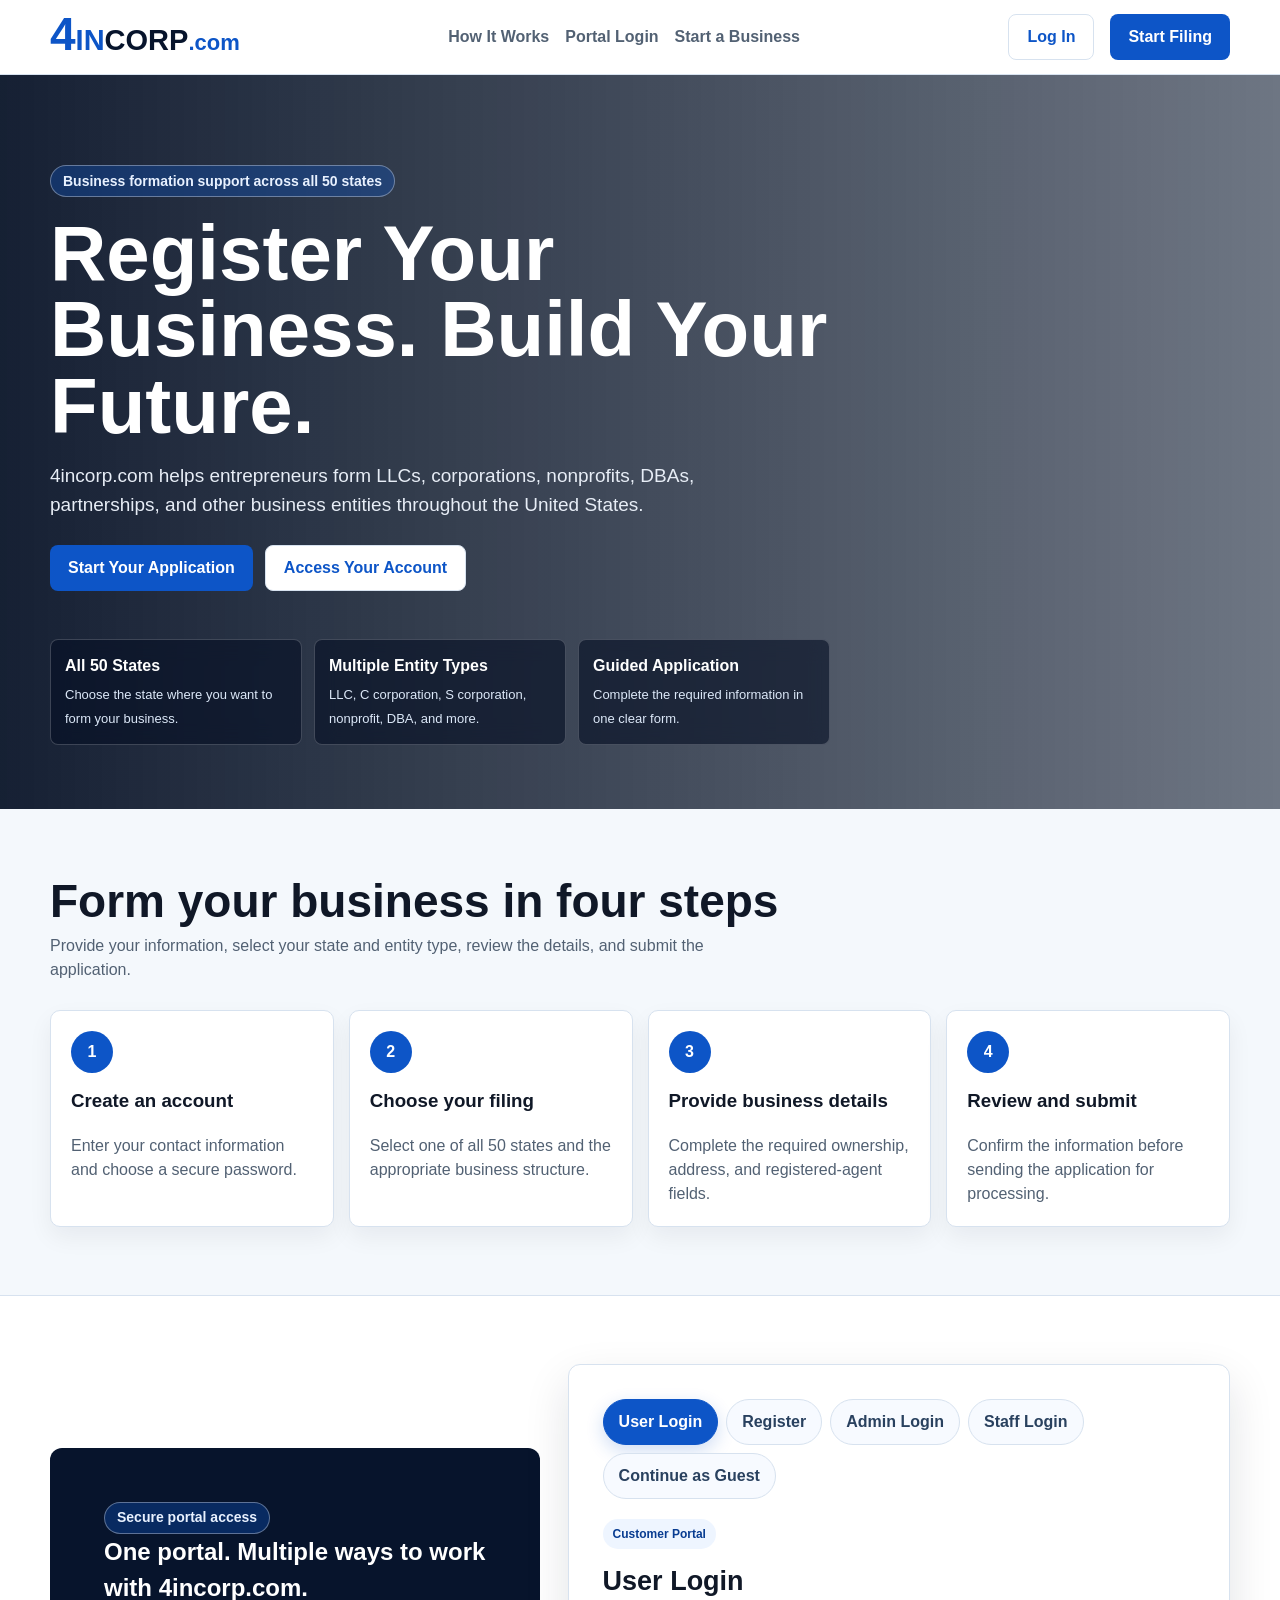
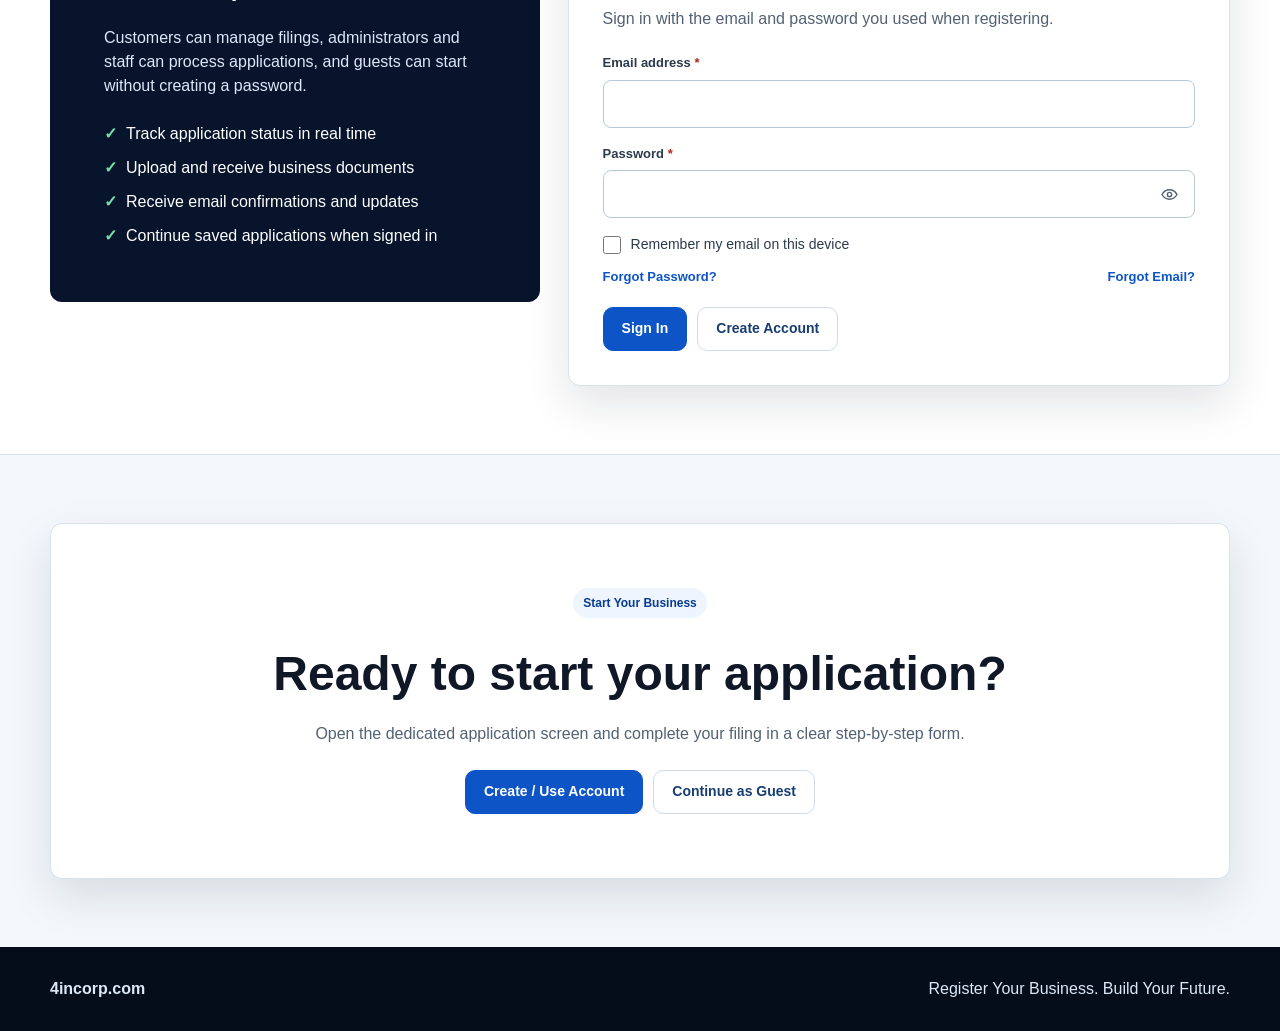
<file: index.html>
<!doctype html>
<html lang="en">
  <head>
    <meta charset="utf-8" />
    <meta name="viewport" content="width=device-width, initial-scale=1" />
    <meta
      name="description"
      content="4incorp.com helps entrepreneurs form LLCs, corporations, nonprofits, DBAs, and other business entities in all 50 states."
    />
    <title>4incorp.com | Register Your Business. Build Your Future.</title>
    <style>
      :root {
        --ink: #101827;
        --muted: #526173;
        --line: #d7e2ef;
        --paper: #ffffff;
        --soft: #f4f8fc;
        --blue: #0d55c7;
        --blue-dark: #083c91;
        --green: #16834b;
        --danger: #b42318;
        --shadow: 0 18px 46px rgba(16, 24, 39, 0.12);
      }

      * {
        box-sizing: border-box;
      }

      html {
        scroll-behavior: smooth;
      }

      body {
        margin: 0;
        color: var(--ink);
        background: var(--soft);
        font-family: Arial, Helvetica, sans-serif;
        line-height: 1.5;
      }

      a {
        color: inherit;
        text-decoration: none;
      }

      button,
      input,
      select,
      textarea {
        font: inherit;
      }

      button,
      select,
      input[type="checkbox"] {
        cursor: pointer;
      }

      :focus-visible {
        outline: 3px solid rgba(13, 85, 199, 0.3);
        outline-offset: 2px;
      }

      .container {
        width: min(1180px, calc(100% - 32px));
        margin: 0 auto;
      }

      .site-header {
        position: sticky;
        top: 0;
        z-index: 30;
        background: rgba(255, 255, 255, 0.96);
        border-bottom: 1px solid var(--line);
        backdrop-filter: blur(14px);
      }

      .nav {
        min-height: 74px;
        display: flex;
        align-items: center;
        justify-content: space-between;
        gap: 18px;
      }

      .brand {
        display: inline-flex;
        align-items: baseline;
        color: #07142c;
        font-size: 29px;
        font-weight: 900;
      }

      .brand .four {
        color: var(--blue);
        font-size: 46px;
        line-height: 1;
      }

      .brand .inc {
        color: var(--blue);
      }

      .brand small {
        color: var(--blue);
        font-size: 22px;
      }

      .nav-links,
      .nav-actions {
        display: flex;
        align-items: center;
        gap: 16px;
      }

      .nav-links {
        color: var(--muted);
        font-weight: 800;
      }

      .nav-links a:hover {
        color: var(--blue);
      }

      .primary,
      .secondary {
        min-height: 46px;
        display: inline-flex;
        align-items: center;
        justify-content: center;
        border: 0;
        border-radius: 8px;
        padding: 0 18px;
        font-weight: 900;
      }

      .primary {
        color: #fff;
        background: var(--blue);
      }

      .primary:hover {
        background: var(--blue-dark);
      }

      .secondary {
        color: var(--blue);
        border: 1px solid var(--line);
        background: #fff;
      }

      .secondary:hover {
        border-color: var(--blue);
        background: #f7faff;
      }

      .hero {
        min-height: 670px;
        display: grid;
        align-items: center;
        color: #fff;
        background:
          linear-gradient(90deg, rgba(5, 16, 36, 0.93), rgba(5, 16, 36, 0.56)),
          url("https://images.unsplash.com/photo-1554224155-6726b3ff858f?auto=format&fit=crop&w=1800&q=82")
            center/cover;
      }

      .hero-inner {
        padding: 90px 0 64px;
      }

      .hero-copy {
        max-width: 790px;
      }

      .eyebrow {
        display: inline-flex;
        align-items: center;
        min-height: 32px;
        border: 1px solid rgba(255, 255, 255, 0.34);
        border-radius: 999px;
        padding: 0 12px;
        color: #e8f1ff;
        background: rgba(13, 85, 199, 0.34);
        font-size: 14px;
        font-weight: 900;
      }

      h1,
      h2,
      h3,
      p {
        margin-top: 0;
      }

      h1 {
        margin: 18px 0;
        max-width: 790px;
        font-size: clamp(44px, 7vw, 78px);
        line-height: 0.98;
      }

      .hero p {
        max-width: 680px;
        color: #e7edf6;
        font-size: 19px;
      }

      .hero-actions {
        display: flex;
        flex-wrap: wrap;
        gap: 12px;
        margin-top: 26px;
      }

      .trust-row {
        display: grid;
        grid-template-columns: repeat(3, minmax(0, 1fr));
        gap: 12px;
        max-width: 780px;
        margin-top: 48px;
      }

      .trust-item {
        border: 1px solid rgba(255, 255, 255, 0.2);
        border-radius: 8px;
        padding: 14px;
        background: rgba(5, 16, 36, 0.62);
        backdrop-filter: blur(10px);
      }

      .trust-item strong {
        display: block;
        margin-bottom: 4px;
      }

      .trust-item span {
        color: #dce8f8;
        font-size: 13px;
      }

      .section {
        padding: 68px 0;
      }

      .section.alt {
        background: #fff;
        border-block: 1px solid var(--line);
      }

      .section-head {
        margin-bottom: 28px;
      }

      .section-head h2 {
        margin-bottom: 7px;
        font-size: clamp(30px, 4vw, 46px);
        line-height: 1.08;
      }

      .section-head p {
        max-width: 720px;
        margin-bottom: 0;
        color: var(--muted);
      }

      .step-grid {
        display: grid;
        grid-template-columns: repeat(4, minmax(0, 1fr));
        gap: 15px;
      }

      .step-card {
        border: 1px solid var(--line);
        border-radius: 10px;
        padding: 20px;
        background: #fff;
        box-shadow: 0 10px 24px rgba(16, 24, 39, 0.06);
      }

      .step-number {
        width: 42px;
        height: 42px;
        display: grid;
        place-items: center;
        margin-bottom: 14px;
        border-radius: 50%;
        color: #fff;
        background: var(--blue);
        font-weight: 900;
      }

      .step-card p {
        margin-bottom: 0;
        color: var(--muted);
      }

      .login-layout {
        display: grid;
        grid-template-columns: minmax(0, 0.85fr) minmax(340px, 1.15fr);
        gap: 28px;
        align-items: center;
      }

      .login-copy {
        border-radius: 12px;
        color: #fff;
        background: #07142c;
        padding: clamp(28px, 5vw, 54px);
      }

      .login-copy p {
        color: #dce8f8;
      }

      .check-list {
        display: grid;
        gap: 10px;
        margin-top: 24px;
      }

      .check-list span::before {
        content: "✓";
        margin-right: 9px;
        color: #77dfa7;
        font-weight: 900;
      }

      .card {
        border: 1px solid var(--line);
        border-radius: 12px;
        background: #fff;
        padding: clamp(22px, 4vw, 34px);
        box-shadow: var(--shadow);
      }

      .card h3 {
        margin-bottom: 6px;
        font-size: 27px;
      }

      .card-intro {
        margin-bottom: 22px;
        color: var(--muted);
      }

      .form-grid {
        display: grid;
        grid-template-columns: repeat(2, minmax(0, 1fr));
        gap: 16px;
      }

      .field {
        display: grid;
        gap: 7px;
      }

      .field.full,
      .form-actions,
      .form-message,
      .fieldset {
        grid-column: 1 / -1;
      }

      .field label,
      .field-label {
        color: #2b3a4c;
        font-size: 13px;
        font-weight: 900;
      }

      .required {
        color: var(--danger);
      }

      .field input,
      .field select,
      .field textarea {
        width: 100%;
        min-height: 48px;
        border: 1px solid #b9c8d9;
        border-radius: 8px;
        outline: 0;
        color: var(--ink);
        background: #fff;
        padding: 11px 12px;
      }

      .field textarea {
        min-height: 112px;
        resize: vertical;
      }

      .field input:focus,
      .field select:focus,
      .field textarea:focus {
        border-color: var(--blue);
        box-shadow: 0 0 0 3px rgba(13, 85, 199, 0.12);
      }

      .field input:user-invalid,
      .field select:user-invalid,
      .field textarea:user-invalid {
        border-color: var(--danger);
      }

      .hint {
        color: var(--muted);
        font-size: 12px;
      }

      .password-wrap {
        position: relative;
      }

      .password-wrap input {
        padding-right: 72px;
      }

      .show-password {
        position: absolute;
        right: 9px;
        top: 50%;
        border: 0;
        color: var(--blue);
        background: transparent;
        transform: translateY(-50%);
        font-size: 12px;
        font-weight: 900;
      }

      .check-field {
        display: flex;
        align-items: flex-start;
        gap: 10px;
        color: #2b3a4c;
        font-size: 14px;
      }

      .check-field input {
        width: 18px;
        height: 18px;
        margin: 2px 0 0;
        flex: 0 0 auto;
      }

      .form-actions {
        display: flex;
        align-items: center;
        flex-wrap: wrap;
        gap: 12px;
        margin-top: 4px;
      }

      .form-message {
        display: none;
        border-radius: 8px;
        padding: 12px 14px;
        font-weight: 700;
      }

      .form-message.success {
        display: block;
        color: #0b5f37;
        border: 1px solid #9bd4b8;
        background: #edf9f2;
      }

      .form-message.error {
        display: block;
        color: #8f1f17;
        border: 1px solid #e4aaa5;
        background: #fff1f0;
      }

      .application-shell {
        display: grid;
        grid-template-columns: minmax(0, 1fr) 300px;
        gap: 22px;
        align-items: start;
      }

      .application-card {
        padding: clamp(22px, 4vw, 38px);
      }

      .fieldset {
        min-width: 0;
        margin: 0;
        border: 0;
        border-top: 1px solid var(--line);
        padding: 26px 0 0;
      }

      .fieldset:first-of-type {
        border-top: 0;
        padding-top: 0;
      }

      .fieldset legend {
        width: 100%;
        margin-bottom: 16px;
        padding: 0;
        font-size: 21px;
        font-weight: 900;
      }

      .review-card {
        position: sticky;
        top: 94px;
        border: 1px solid var(--line);
        border-radius: 12px;
        background: #07142c;
        padding: 22px;
        color: #fff;
      }

      .review-card h3 {
        margin-bottom: 8px;
      }

      .review-card p {
        color: #cbd8eb;
        font-size: 14px;
      }

      .review-list {
        display: grid;
        gap: 11px;
        margin: 20px 0;
      }

      .review-list div {
        border-bottom: 1px solid rgba(255, 255, 255, 0.14);
        padding-bottom: 9px;
      }

      .review-list span {
        display: block;
        color: #9fb1ca;
        font-size: 11px;
        font-weight: 900;
        letter-spacing: 0.05em;
        text-transform: uppercase;
      }

      .review-list strong {
        display: block;
        margin-top: 2px;
        overflow-wrap: anywhere;
      }

      .review-card .primary {
        width: 100%;
      }

      .notice:empty {
        display: none;
      }

      .notice {
        margin-top: 18px;
        border-left: 4px solid var(--blue);
        border-radius: 4px;
        padding: 12px 14px;
        color: #314158;
        background: #eef5ff;
        font-size: 13px;
      }

      footer {
        color: #dce8f8;
        background: #050d1b;
        padding: 30px 0;
      }

      .footer-row {
        display: flex;
        justify-content: space-between;
        gap: 18px;
        flex-wrap: wrap;
      }

      .toast {
        position: fixed;
        right: 18px;
        bottom: 18px;
        z-index: 50;
        max-width: min(390px, calc(100% - 36px));
        transform: translateY(24px);
        opacity: 0;
        pointer-events: none;
        color: #fff;
        background: #101827;
        border-radius: 8px;
        padding: 13px 16px;
        box-shadow: var(--shadow);
        transition: 0.18s ease;
      }

      .toast.show {
        transform: translateY(0);
        opacity: 1;
      }

      @media (max-width: 980px) {
        .nav-links {
          display: none;
        }

        .step-grid {
          grid-template-columns: repeat(2, minmax(0, 1fr));
        }

        .login-layout,
        .application-shell {
          grid-template-columns: 1fr;
        }

        .review-card {
          position: static;
        }
      }

      @media (max-width: 680px) {
        .nav {
          min-height: 66px;
        }

        .brand {
          font-size: 23px;
        }

        .brand .four {
          font-size: 37px;
        }

        .brand small {
          font-size: 17px;
        }

        .nav-actions .secondary {
          display: none;
        }

        .hero {
          min-height: 620px;
        }

        .hero-inner {
          padding: 64px 0 48px;
        }

        .hero-actions,
        .form-actions {
          display: grid;
        }

        .hero-actions .primary,
        .hero-actions .secondary,
        .form-actions .primary,
        .form-actions .secondary {
          width: 100%;
        }

        .trust-row,
        .step-grid,
        .form-grid {
          grid-template-columns: 1fr;
        }
      }


      /* Enhanced portal and application status experience */
      .portal-tabs { display:flex; gap:8px; flex-wrap:wrap; margin:0 0 20px; }
      .portal-tab { border:1px solid var(--line); background:#f7faff; color:#29415f; border-radius:999px; padding:10px 15px; font-weight:900; cursor:pointer; }
      .portal-tab.active { background:var(--blue); color:#fff; border-color:var(--blue); box-shadow:0 6px 18px rgba(13,85,199,.2); }
      .portal-pane { display:none; }
      .portal-pane.active { display:block; }
      .portal-badge { display:inline-flex; align-items:center; gap:7px; padding:6px 10px; border-radius:999px; background:#eef5ff; color:var(--blue-dark); font-size:12px; font-weight:900; margin-bottom:12px; }
      .guest-note { margin-top:12px; padding:12px 14px; border-radius:9px; background:#fff8e8; border:1px solid #efd69a; color:#6f530c; font-size:13px; }
      .status-section { background:linear-gradient(180deg,#f8fbff,#eef5ff); border-block:1px solid var(--line); }
      .status-shell { display:grid; grid-template-columns:minmax(0,1fr) 320px; gap:24px; align-items:start; }
      .status-card { border:1px solid var(--line); background:#fff; border-radius:14px; padding:28px; box-shadow:var(--shadow); }
      .status-header { display:flex; align-items:flex-start; justify-content:space-between; gap:16px; flex-wrap:wrap; margin-bottom:20px; }
      .status-chip { display:inline-flex; align-items:center; min-height:30px; border-radius:999px; padding:0 11px; color:#0b5f37; background:#edf9f2; border:1px solid #9bd4b8; font-size:12px; font-weight:900; }
      .status-track { position:relative; display:grid; grid-template-columns:repeat(5,minmax(0,1fr)); gap:10px; margin:26px 0 8px; }
      .status-step { text-align:center; position:relative; z-index:1; }
      .status-dot { width:42px; height:42px; display:grid; place-items:center; margin:0 auto 10px; border-radius:50%; background:#e9eef6; color:#68778a; border:3px solid #fff; box-shadow:0 0 0 1px #cfd9e5; font-weight:900; }
      .status-step.done .status-dot, .status-step.current .status-dot { background:var(--blue); color:#fff; box-shadow:0 0 0 1px var(--blue); }
      .status-step.current .status-dot { box-shadow:0 0 0 5px rgba(13,85,199,.12); }
      .status-step strong { display:block; font-size:13px; }
      .status-step span { color:var(--muted); font-size:11px; }
      .status-details { display:grid; grid-template-columns:repeat(2,minmax(0,1fr)); gap:12px; margin-top:22px; }
      .status-detail { border:1px solid var(--line); border-radius:10px; padding:14px; background:#fbfdff; }
      .status-detail span { display:block; color:var(--muted); font-size:11px; font-weight:900; text-transform:uppercase; letter-spacing:.05em; }
      .status-detail strong { display:block; margin-top:4px; }
      .timeline { display:grid; gap:14px; }
      .timeline-item { display:grid; grid-template-columns:12px 1fr; gap:12px; }
      .timeline-dot { width:10px; height:10px; border-radius:50%; background:var(--blue); margin-top:7px; }
      .timeline-item p { margin:2px 0 0; color:var(--muted); font-size:13px; }
      .backend-grid { display:grid; grid-template-columns:repeat(4,minmax(0,1fr)); gap:14px; }
      .backend-card { border:1px solid var(--line); border-radius:12px; background:#fff; padding:18px; }
      .backend-card strong { display:block; margin-bottom:6px; color:#102a4f; }
      .backend-card p { margin:0; color:var(--muted); font-size:13px; }
      .application-mode { display:flex; gap:10px; flex-wrap:wrap; margin-bottom:18px; }
      .mode-btn { border:1px solid var(--line); background:#fff; border-radius:9px; padding:10px 14px; font-weight:900; color:#29415f; }
      .mode-btn.active { background:#07142c; color:#fff; border-color:#07142c; }
      .guest-only-hint { display:none; }
      body.guest-mode .guest-only-hint { display:block; }
      body.guest-mode #accountPasswordField, body.guest-mode #confirmPasswordField { display:none; }
      .cancel-btn { color:#9f261e; border-color:#e8b8b3; }
      .cancel-btn:hover { background:#fff3f2; border-color:#cf7770; }
      @media (max-width:980px){ .status-shell{grid-template-columns:1fr;} .backend-grid{grid-template-columns:repeat(2,minmax(0,1fr));} }
      @media (max-width:680px){ .status-track{grid-template-columns:1fr; text-align:left;} .status-step{display:grid;grid-template-columns:48px 1fr;text-align:left;align-items:center;} .status-dot{margin:0;} .status-details,.backend-grid{grid-template-columns:1fr;} }

    
      /* Demo authenticated workspaces */
      .workspace {
        display: none;
        min-height: 100vh;
        background: #f4f8fc;
      }
      .workspace.active { display: block; }
      .workspace-topbar {
        position: sticky;
        top: 0;
        z-index: 40;
        background: #07142c;
        color: #fff;
        border-bottom: 1px solid rgba(255,255,255,.12);
      }
      .workspace-topbar .container {
        min-height: 72px;
        display: flex;
        align-items: center;
        justify-content: space-between;
        gap: 16px;
      }
      .workspace-user {
        display: flex;
        align-items: center;
        gap: 12px;
        flex-wrap: wrap;
      }
      .role-pill {
        display: inline-flex;
        align-items: center;
        min-height: 28px;
        padding: 0 10px;
        border-radius: 999px;
        background: rgba(255,255,255,.12);
        font-size: 12px;
        font-weight: 900;
      }
      .workspace-logout {
        border: 1px solid rgba(255,255,255,.25);
        background: transparent;
        color: #fff;
        border-radius: 8px;
        min-height: 40px;
        padding: 0 14px;
        font-weight: 900;
      }
      .workspace-body {
        padding: 34px 0 70px;
      }
      .workspace-heading {
        display: flex;
        align-items: flex-end;
        justify-content: space-between;
        gap: 18px;
        flex-wrap: wrap;
        margin-bottom: 24px;
      }
      .workspace-heading h2 { margin-bottom: 6px; }
      .workspace-heading p { margin-bottom: 0; color: var(--muted); }
      .metric-grid {
        display: grid;
        grid-template-columns: repeat(4,minmax(0,1fr));
        gap: 14px;
        margin-bottom: 22px;
      }
      .metric-card {
        background: #fff;
        border: 1px solid var(--line);
        border-radius: 12px;
        padding: 18px;
        box-shadow: 0 8px 20px rgba(16,24,39,.05);
      }
      .metric-card span {
        display: block;
        color: var(--muted);
        font-size: 12px;
        font-weight: 900;
        text-transform: uppercase;
        letter-spacing: .04em;
      }
      .metric-card strong {
        display: block;
        margin-top: 6px;
        font-size: 30px;
      }
      .workspace-grid {
        display: grid;
        grid-template-columns: minmax(0,1.5fr) minmax(280px,.7fr);
        gap: 18px;
      }
      .panel {
        background: #fff;
        border: 1px solid var(--line);
        border-radius: 12px;
        padding: 20px;
        box-shadow: 0 8px 20px rgba(16,24,39,.05);
      }
      .panel h3 { margin-bottom: 14px; }
      .table-wrap { overflow-x: auto; }
      .demo-table {
        width: 100%;
        border-collapse: collapse;
        min-width: 720px;
      }
      .demo-table th,
      .demo-table td {
        text-align: left;
        border-bottom: 1px solid var(--line);
        padding: 13px 10px;
        vertical-align: middle;
      }
      .demo-table th {
        color: var(--muted);
        font-size: 12px;
        text-transform: uppercase;
        letter-spacing: .04em;
      }
      .demo-table tr:last-child td { border-bottom: 0; }
      .tiny-status {
        display: inline-flex;
        align-items: center;
        min-height: 26px;
        padding: 0 9px;
        border-radius: 999px;
        background: #eef5ff;
        color: var(--blue-dark);
        font-size: 11px;
        font-weight: 900;
      }
      .tiny-status.green { background:#edf9f2; color:#0b5f37; }
      .tiny-status.orange { background:#fff8e8; color:#6f530c; }
      .action-link {
        border: 0;
        background: transparent;
        color: var(--blue);
        font-weight: 900;
        padding: 0;
        cursor: pointer;
      }
      .quick-list {
        display: grid;
        gap: 11px;
      }
      .quick-item {
        border: 1px solid var(--line);
        border-radius: 10px;
        padding: 13px;
        background: #fbfdff;
      }
      .quick-item strong { display:block; margin-bottom:3px; }
      .quick-item span { color:var(--muted); font-size:12px; }
      .workspace-note {
        margin-top: 18px;
        padding: 12px 14px;
        border-radius: 9px;
        background: #fff8e8;
        border: 1px solid #efd69a;
        color: #6f530c;
        font-size: 13px;
      }
      .demo-credentials {
        margin-top: 14px;
        padding: 12px 14px;
        border-radius: 9px;
        background: #eef5ff;
        border: 1px solid #bfd4f6;
        color: #173d72;
        font-size: 13px;
      }
      .demo-credentials code {
        font-family: Consolas, monospace;
        font-weight: 700;
      }
      @media (max-width:980px) {
        .metric-grid { grid-template-columns: repeat(2,minmax(0,1fr)); }
        .workspace-grid { grid-template-columns: 1fr; }
      }
      @media (max-width:680px) {
        .metric-grid { grid-template-columns: 1fr; }
      }

    
      .manager-overlay{
        position:fixed; inset:0; z-index:100;
        display:none; align-items:center; justify-content:center;
        padding:24px; background:rgba(5,13,27,.68);
      }
      .manager-overlay.show{display:flex;}
      .manager-modal{
        width:min(1000px,100%); max-height:90vh; overflow:auto;
        background:#fff; border-radius:14px; border:1px solid var(--line);
        box-shadow:var(--shadow);
      }
      .manager-head{
        position:sticky; top:0; z-index:2;
        display:flex; justify-content:space-between; align-items:center; gap:16px;
        padding:18px 22px; background:#fff; border-bottom:1px solid var(--line);
      }
      .manager-head h3{margin:0;}
      .manager-close{
        width:38px;height:38px;border:1px solid var(--line);border-radius:8px;
        background:#fff;font-size:22px;font-weight:900;
      }
      .manager-body{padding:22px;}
      .manager-toolbar{
        display:flex;gap:10px;flex-wrap:wrap;align-items:center;margin-bottom:16px;
      }
      .manager-toolbar input,.manager-toolbar select{
        min-height:42px;border:1px solid #b9c8d9;border-radius:8px;padding:9px 11px;background:#fff;
      }
      .mini-form{
        display:grid;grid-template-columns:repeat(3,minmax(0,1fr));gap:12px;
        padding:16px;border:1px solid var(--line);border-radius:10px;background:#fbfdff;margin-bottom:18px;
      }
      .mini-form .field{gap:5px;}
      .mini-form .full{grid-column:1/-1;}
      .small-btn{
        border:1px solid var(--line);background:#fff;border-radius:7px;padding:7px 10px;
        color:var(--blue);font-weight:900;cursor:pointer;
      }
      .small-btn.danger{color:#9f261e;border-color:#e8b8b3;}
      .small-btn.primary-mini{color:#fff;background:var(--blue);border-color:var(--blue);}
      .manager-table{width:100%;border-collapse:collapse;min-width:760px;}
      .manager-table th,.manager-table td{
        text-align:left;padding:11px 9px;border-bottom:1px solid var(--line);vertical-align:middle;
      }
      .manager-table th{font-size:11px;color:var(--muted);text-transform:uppercase;letter-spacing:.04em;}
      .manager-table select,.manager-table input{
        min-height:36px;border:1px solid #c8d5e4;border-radius:7px;padding:6px 8px;background:#fff;
      }
      .modal-message{
        margin:0 0 14px;padding:10px 12px;border-radius:8px;background:#eef5ff;color:#173d72;
        display:none;font-weight:700;font-size:13px;
      }
      .modal-message.show{display:block;}
      @media(max-width:680px){.manager-overlay{padding:10px;align-items:flex-start}.mini-form{grid-template-columns:1fr}}


      .manager-nav-left{
        display:flex;
        align-items:center;
        gap:12px;
        min-width:0;
      }
      .manager-back{
        width:38px;
        min-width:38px;
        height:38px;
        display:none;
        align-items:center;
        justify-content:center;
        border:1px solid #d7e2ef;
        border-radius:10px;
        background:#ffffff;
        color:#173d72;
        cursor:pointer;
        padding:0;
        flex:0 0 auto;
        box-shadow:0 3px 10px rgba(16,24,39,.05);
        transition:.15s ease;
      }
      .manager-back.show{display:inline-flex;}
      .manager-back:hover{
        border-color:var(--blue);
        background:#f4f8ff;
        color:var(--blue);
        transform:translateX(-1px);
      }
      .manager-back svg{
        width:21px;
        height:21px;
        display:block;
      }
        .manager-back{padding:0 10px;min-width:40px;}
      }


      .manager-savebar{
        position:sticky;
        bottom:0;
        z-index:3;
        display:none;
        align-items:center;
        justify-content:space-between;
        gap:14px;
        margin:22px -22px -22px;
        padding:14px 22px;
        border-top:1px solid var(--line);
        background:rgba(255,255,255,.97);
        backdrop-filter:blur(10px);
      }
      .manager-savebar.show{display:flex;}
      .manager-save-status{
        display:none;
        align-items:center;
        gap:8px;
        color:#0b5f37;
        font-weight:800;
        font-size:13px;
      }
      .manager-save-status.show{display:flex;}
      .manager-save-status::before{
        content:"✓";
        width:22px;
        height:22px;
        display:grid;
        place-items:center;
        border-radius:50%;
        color:#fff;
        background:#16834b;
        font-size:13px;
      }
      .manager-save-btn{
        min-height:42px;
        border:0;
        border-radius:8px;
        padding:0 18px;
        background:var(--blue);
        color:#fff;
        font-weight:900;
        cursor:pointer;
      }
      .manager-save-btn:hover{background:var(--blue-dark);}
      @media(max-width:680px){
        .manager-savebar{
          align-items:stretch;
          flex-direction:column;
        }
        .manager-save-btn{width:100%;}
      }


      /* Polished action buttons */
      .form-actions{
        gap:10px;
      }
      .form-actions > button{
        min-height:44px;
        border-radius:10px;
        padding:0 18px;
        font-size:14px;
        font-weight:800;
        box-shadow:none;
      }
      .form-actions .primary{
        background:var(--blue);
        color:#fff;
        border:1px solid var(--blue);
      }
      .form-actions .secondary{
        background:#fff;
        color:#173d72;
        border:1px solid #cfdbea;
      }
      .form-actions .secondary:hover{
        background:#f7faff;
        border-color:#9fb7d8;
      }
      .form-actions .cancel-btn{
        background:#fff;
        color:#a1261d;
        border:1px solid #efc2bd;
      }
      .form-actions .cancel-btn:hover{
        background:#fff7f6;
        border-color:#d98d86;
      }

      .manager-savebar{
        margin:24px -22px -22px;
        padding:14px 22px;
        background:#fff;
        border-top:1px solid var(--line);
        box-shadow:0 -8px 18px rgba(16,24,39,.035);
      }
      .manager-save-btn{
        min-width:150px;
        min-height:44px;
        border-radius:10px;
        padding:0 20px;
        box-shadow:none;
      }
      .manager-save-status{
        min-height:32px;
      }

      /* Keep application detail actions on one clean row where possible */
      .manager-body .form-actions{
        display:flex;
        align-items:center;
        flex-wrap:wrap;
        margin-top:22px !important;
      }

      @media(max-width:680px){
        .manager-body .form-actions{
          display:grid;
          grid-template-columns:1fr;
        }
        .manager-body .form-actions > button{
          width:100%;
        }
        .manager-savebar{
          margin:20px -22px -22px;
          padding:14px 18px;
        }
      }


      /* Dedicated application screen */
      .application-page{
        display:none;
        position:fixed;
        inset:0;
        z-index:80;
        overflow-y:auto;
        background:var(--soft);
      }
      .application-page.active{display:block;}
      .application-page-topbar{
        position:sticky;
        top:0;
        z-index:5;
        color:#fff;
        background:#07142c;
        border-bottom:1px solid rgba(255,255,255,.12);
      }
      .application-page-nav{
        min-height:68px;
        display:grid;
        grid-template-columns:1fr auto 1fr;
        align-items:center;
        gap:14px;
      }
      .application-page-back{
        justify-self:start;
        min-height:40px;
        display:inline-flex;
        align-items:center;
        gap:7px;
        border:1px solid rgba(255,255,255,.2);
        border-radius:9px;
        padding:0 13px;
        color:#fff;
        background:rgba(255,255,255,.06);
        font-weight:800;
        cursor:pointer;
      }
      .application-page-back:hover{background:rgba(255,255,255,.12);}
      .application-page-back svg{width:20px;height:20px;}
      .application-page-brand{
        font-size:20px;
        white-space:nowrap;
      }
      .application-page-mode{
        justify-self:end;
        display:inline-flex;
        min-height:30px;
        align-items:center;
        border-radius:999px;
        padding:0 11px;
        background:rgba(255,255,255,.1);
        font-size:12px;
        font-weight:900;
      }
      .application-page-body{
        padding-bottom:70px;
      }
      .application-page-body .section{
        padding-top:42px;
      }
      .application-page-body .application-mode{
        margin-bottom:24px;
      }
      @media(max-width:680px){
        .application-page-nav{
          grid-template-columns:auto 1fr;
        }
        .application-page-brand{justify-self:center;}
        .application-page-mode{display:none;}
        .application-page-back span{display:none;}
        .application-page-back{
          width:40px;
          padding:0;
          justify-content:center;
        }
      }


      /* Auth recovery + password visibility */
      .auth-links{
        display:flex;
        align-items:center;
        justify-content:space-between;
        gap:12px;
        flex-wrap:wrap;
        grid-column:1/-1;
        margin-top:-4px;
      }
      .auth-link{
        border:0;
        background:transparent;
        color:var(--blue);
        font-weight:800;
        padding:0;
        cursor:pointer;
        font-size:13px;
      }
      .auth-link:hover{text-decoration:underline;}
      .password-box{
        position:relative;
      }
      .password-box input{
        padding-right:48px;
      }
      .eye-toggle{
        position:absolute;
        top:50%;
        right:10px;
        transform:translateY(-50%);
        width:32px;
        height:32px;
        display:grid;
        place-items:center;
        border:0;
        border-radius:7px;
        background:transparent;
        color:#526173;
        cursor:pointer;
      }
      .eye-toggle:hover{
        background:#f1f5f9;
        color:var(--blue);
      }
      .eye-toggle svg{
        width:19px;
        height:19px;
      }
      .recovery-shell{
        display:none;
        margin-top:18px;
        border-top:1px solid var(--line);
        padding-top:18px;
      }
      .recovery-shell.active{display:block;}
      .otp-row{
        display:grid;
        grid-template-columns:repeat(6,44px);
        gap:8px;
        justify-content:start;
      }
      .otp-input{
        width:44px !important;
        height:48px;
        min-height:48px !important;
        text-align:center;
        font-size:20px;
        font-weight:900;
        padding:0 !important;
      }
      .demo-code{
        display:none;
        margin-top:12px;
        border:1px dashed #9fb7d8;
        border-radius:8px;
        padding:10px 12px;
        background:#f7faff;
        color:#173d72;
        font-size:13px;
      }
      .demo-code.show{display:block;}
      .recovered-email{
        margin-top:12px;
        padding:12px 14px;
        border-radius:8px;
        background:#edf9f2;
        border:1px solid #9bd4b8;
        color:#0b5f37;
        font-weight:800;
      }
      @media(max-width:680px){
        .otp-row{
          grid-template-columns:repeat(6,40px);
          gap:6px;
        }
        .otp-input{
          width:40px !important;
        }
      }

</style>
  </head>
  <body>
    <header class="site-header">
      <div class="container nav">
        <a class="brand" href="#top" aria-label="4incorp.com home">
          <span class="four">4</span><span class="inc">IN</span>CORP<small>.com</small>
        </a>
        <nav class="nav-links" aria-label="Primary navigation">
          <a href="#how-it-works">How It Works</a>
          <a href="#login">Portal Login</a>
          <a href="#start-business">Start a Business</a>
        </nav>
        <div class="nav-actions">
          <a class="secondary" href="#login">Log In</a>
          <button class="primary" type="button" onclick="openApplicationPage('account')">Start Filing</button>
        </div>
      </div>
    </header>

    <main id="top">
      <section class="hero">
        <div class="container hero-inner">
          <div class="hero-copy">
            <span class="eyebrow">Business formation support across all 50 states</span>
            <h1>Register Your Business. Build Your Future.</h1>
            <p>
              4incorp.com helps entrepreneurs form LLCs, corporations, nonprofits,
              DBAs, partnerships, and other business entities throughout the United States.
            </p>
            <div class="hero-actions">
              <button class="primary" type="button" onclick="openApplicationPage('account')">Start Your Application</button>
              <a class="secondary" href="#login">Access Your Account</a>
            </div>
          </div>

          <div class="trust-row" aria-label="Service highlights">
            <div class="trust-item">
              <strong>All 50 States</strong>
              <span>Choose the state where you want to form your business.</span>
            </div>
            <div class="trust-item">
              <strong>Multiple Entity Types</strong>
              <span>LLC, C corporation, S corporation, nonprofit, DBA, and more.</span>
            </div>
            <div class="trust-item">
              <strong>Guided Application</strong>
              <span>Complete the required information in one clear form.</span>
            </div>
          </div>
        </div>
      </section>

      <section class="section" id="how-it-works">
        <div class="container">
          <div class="section-head">
            <h2>Form your business in four steps</h2>
            <p>Provide your information, select your state and entity type, review the details, and submit the application.</p>
          </div>
          <div class="step-grid">
            <article class="step-card">
              <div class="step-number">1</div>
              <h3>Create an account</h3>
              <p>Enter your contact information and choose a secure password.</p>
            </article>
            <article class="step-card">
              <div class="step-number">2</div>
              <h3>Choose your filing</h3>
              <p>Select one of all 50 states and the appropriate business structure.</p>
            </article>
            <article class="step-card">
              <div class="step-number">3</div>
              <h3>Provide business details</h3>
              <p>Complete the required ownership, address, and registered-agent fields.</p>
            </article>
            <article class="step-card">
              <div class="step-number">4</div>
              <h3>Review and submit</h3>
              <p>Confirm the information before sending the application for processing.</p>
            </article>
          </div>
        </div>
      </section>

      <section class="section alt" id="login">
        <div class="container login-layout">
          <div class="login-copy">
            <span class="eyebrow">Secure portal access</span>
            <h2>One portal. Multiple ways to work with 4incorp.com.</h2>
            <p>Customers can manage filings, administrators and staff can process applications, and guests can start without creating a password.</p>
            <div class="check-list">
              <span>Track application status in real time</span>
              <span>Upload and receive business documents</span>
              <span>Receive email confirmations and updates</span>
              <span>Continue saved applications when signed in</span>
            </div>
          </div>

          <div class="card">
            <div class="portal-tabs" role="tablist" aria-label="Login type">
              <button class="portal-tab active" type="button" data-portal="user">User Login</button>
              <button class="portal-tab" type="button" data-portal="register">Register</button>
              <button class="portal-tab" type="button" data-portal="admin">Admin Login</button>
              <button class="portal-tab" type="button" data-portal="staff">Staff Login</button>
              <button class="portal-tab" type="button" data-portal="guest">Continue as Guest</button>
            </div>

            <form class="portal-pane active" id="userLoginForm" data-portal-pane="user" novalidate>
              <span class="portal-badge">Customer Portal</span><h3>User Login</h3>
              <p class="card-intro">Sign in with the email and password you used when registering.</p>
              
              <div class="form-grid">
                <div class="field full"><label>Email address <span class="required">*</span></label><input name="email" type="email" autocomplete="email" required></div>
                <div class="field full">
                  <label>Password <span class="required">*</span></label>
                  <div class="password-box">
                    <input id="userLoginPassword" name="password" type="password" minlength="8" required>
                    <button class="eye-toggle" type="button" data-eye-for="userLoginPassword" aria-label="Show password"></button>
                  </div>
                </div>
                <label class="check-field full"><input type="checkbox"><span>Remember my email on this device</span></label>
                <div class="auth-links">
                  <button class="auth-link" type="button" id="forgotPasswordBtn">Forgot Password?</button>
                  <button class="auth-link" type="button" id="forgotEmailBtn">Forgot Email?</button>
                </div>
                <div class="form-message" role="status"></div>
                <div class="form-actions"><button class="primary" type="submit">Sign In</button><button class="secondary" type="button" onclick="activatePortalTab('register')">Create Account</button></div>
              </div>
            </form>


            <form class="portal-pane" id="registerForm" data-portal-pane="register" novalidate>
              <span class="portal-badge">Create Account</span>
              <h3>User Registration</h3>
              <p class="card-intro">Create your account first, then sign in to access your dashboard and saved applications.</p>
              <div class="form-grid">
                <div class="field">
                  <label>First name <span class="required">*</span></label>
                  <input name="firstName" required>
                </div>
                <div class="field">
                  <label>Last name <span class="required">*</span></label>
                  <input name="lastName" required>
                </div>
                <div class="field full">
                  <label>Email address <span class="required">*</span></label>
                  <input name="email" type="email" autocomplete="email" required>
                </div>
                <div class="field full">
                  <label>Phone number <span class="required">*</span></label>
                  <input name="phone" type="tel" required>
                </div>
                <div class="field">
                  <label>Password <span class="required">*</span></label>
                  <div class="password-box">
                    <input id="registerPassword" name="password" type="password" minlength="8" autocomplete="new-password" required>
                    <button class="eye-toggle" type="button" data-eye-for="registerPassword" aria-label="Show password"></button>
                  </div>
                </div>
                <div class="field">
                  <label>Confirm password <span class="required">*</span></label>
                  <div class="password-box">
                    <input id="registerConfirmPassword" name="confirmPassword" type="password" minlength="8" autocomplete="new-password" required>
                    <button class="eye-toggle" type="button" data-eye-for="registerConfirmPassword" aria-label="Show password"></button>
                  </div>
                </div>
                <div class="form-message" role="status"></div>
                <div class="form-actions">
                  <button class="primary" type="submit">Create Account</button>
                  <button class="secondary" type="button" id="goToUserLogin">Already have an account?</button>
                </div>
              </div>
            </form>
            <form class="portal-pane" id="adminLoginForm" data-portal-pane="admin" novalidate>
              <span class="portal-badge">Restricted Access</span><h3>Administrator Login</h3>
              <p class="card-intro">Manage users, applications, documents, staff assignments, payments, and status updates.</p>
              <div class="demo-credentials"><strong>Frontend demo credentials</strong><br>Email: <code>admin@4incorp.com</code><br>Password: <code>Admin@123</code></div>
              <div class="form-grid">
                <div class="field full"><label>Admin email <span class="required">*</span></label><input name="email" type="email" required></div>
                <div class="field full"><label>Password <span class="required">*</span></label><input name="password" type="password" minlength="8" required></div>
                <div class="form-message" role="status"></div>
                <div class="form-actions"><button class="primary" type="submit">Admin Sign In</button></div>
              </div>
            </form>

            <form class="portal-pane" id="staffLoginForm" data-portal-pane="staff" novalidate>
              <span class="portal-badge">Staff Workspace</span><h3>Staff Login</h3>
              <p class="card-intro">Review assigned applications, request documents, add notes, and update filing progress.</p>
              <div class="demo-credentials"><strong>Frontend demo credentials</strong><br>Email: <code>staff@4incorp.com</code><br>Password: <code>Staff@123</code></div>
              <div class="form-grid">
                <div class="field full"><label>Staff email <span class="required">*</span></label><input name="email" type="email" required></div>
                <div class="field full"><label>Password <span class="required">*</span></label><input name="password" type="password" minlength="8" required></div>
                <div class="form-message" role="status"></div>
                <div class="form-actions"><button class="primary" type="submit">Staff Sign In</button></div>
              </div>
            </form>

            <div class="portal-pane" data-portal-pane="guest">
              <span class="portal-badge">One-Time Guest</span><h3>Continue Without an Account</h3>
              <p class="card-intro">Use 4incorp.com as a one-time guest. No login, password, account creation, or saved credentials are required.</p>
              <div class="guest-note"><strong>How it works:</strong> Open the application, enter only the information needed for your filing, submit it, save your reference number, and exit. Your contact details are application information — not login credentials.</div>
              <div class="form-actions" style="margin-top:18px"><button class="primary" id="continueGuest" type="button">Start One-Time Application</button></div>
            </div>
          
            <div class="recovery-shell" id="forgotPasswordPanel">
              <span class="portal-badge">Password Recovery</span>
              <h3>Forgot Password</h3>
              <p class="card-intro">Enter your registered email. A 6-digit verification code will be sent to that email.</p>

              <div id="forgotPasswordStep1">
                <div class="form-grid">
                  <div class="field full">
                    <label>Registered email <span class="required">*</span></label>
                    <input id="forgotPasswordEmail" type="email" placeholder="name@example.com">
                  </div>
                  <div class="form-actions">
                    <button class="primary" type="button" id="sendPasswordCode">Send 6-Digit Code</button>
                    <button class="secondary" type="button" data-close-recovery>Cancel</button>
                  </div>
                </div>
              </div>

              <div id="forgotPasswordStep2" style="display:none">
                <div class="field full">
                  <label>Enter verification code</label>
                  <div class="otp-row" id="passwordOtpRow">
                    <input class="otp-input" inputmode="numeric" maxlength="1">
                    <input class="otp-input" inputmode="numeric" maxlength="1">
                    <input class="otp-input" inputmode="numeric" maxlength="1">
                    <input class="otp-input" inputmode="numeric" maxlength="1">
                    <input class="otp-input" inputmode="numeric" maxlength="1">
                    <input class="otp-input" inputmode="numeric" maxlength="1">
                  </div>
                  <div class="demo-code" id="passwordDemoCode"></div>
                </div>
                <div class="form-actions" style="margin-top:14px">
                  <button class="primary" type="button" id="verifyPasswordCode">Verify Code</button>
                  <button class="secondary" type="button" id="resendPasswordCode">Resend Code</button>
                </div>
              </div>

              <div id="forgotPasswordStep3" style="display:none">
                <div class="form-grid">
                  <div class="field">
                    <label>New password</label>
                    <div class="password-box">
                      <input id="newResetPassword" type="password" minlength="8">
                      <button class="eye-toggle" type="button" data-eye-for="newResetPassword" aria-label="Show password"></button>
                    </div>
                  </div>
                  <div class="field">
                    <label>Confirm new password</label>
                    <div class="password-box">
                      <input id="confirmResetPassword" type="password" minlength="8">
                      <button class="eye-toggle" type="button" data-eye-for="confirmResetPassword" aria-label="Show password"></button>
                    </div>
                  </div>
                  <div class="form-message" id="resetPasswordMessage"></div>
                  <div class="form-actions">
                    <button class="primary" type="button" id="saveNewPassword">Update Password</button>
                    <button class="secondary" type="button" data-close-recovery>Cancel</button>
                  </div>
                </div>
              </div>
            </div>

            <div class="recovery-shell" id="forgotEmailPanel">
              <span class="portal-badge">Email Recovery</span>
              <h3>Forgot Email</h3>
              <p class="card-intro">Enter the phone number used during registration. A 6-digit verification code will be used to confirm the account before showing the registered email.</p>

              <div id="forgotEmailStep1">
                <div class="form-grid">
                  <div class="field full">
                    <label>Registered phone number <span class="required">*</span></label>
                    <input id="forgotEmailPhone" type="tel" placeholder="Phone number">
                  </div>
                  <div class="form-actions">
                    <button class="primary" type="button" id="sendEmailRecoveryCode">Send 6-Digit Code</button>
                    <button class="secondary" type="button" data-close-recovery>Cancel</button>
                  </div>
                </div>
              </div>

              <div id="forgotEmailStep2" style="display:none">
                <div class="field full">
                  <label>Enter verification code</label>
                  <div class="otp-row" id="emailOtpRow">
                    <input class="otp-input" inputmode="numeric" maxlength="1">
                    <input class="otp-input" inputmode="numeric" maxlength="1">
                    <input class="otp-input" inputmode="numeric" maxlength="1">
                    <input class="otp-input" inputmode="numeric" maxlength="1">
                    <input class="otp-input" inputmode="numeric" maxlength="1">
                    <input class="otp-input" inputmode="numeric" maxlength="1">
                  </div>
                  <div class="demo-code" id="emailDemoCode"></div>
                </div>
                <div class="form-actions" style="margin-top:14px">
                  <button class="primary" type="button" id="verifyEmailRecoveryCode">Verify Code</button>
                  <button class="secondary" type="button" id="resendEmailRecoveryCode">Resend Code</button>
                </div>
              </div>

              <div id="forgotEmailStep3" style="display:none">
                <div class="recovered-email" id="recoveredEmail"></div>
                <div class="form-actions" style="margin-top:14px">
                  <button class="primary" type="button" id="backToLoginFromEmail">Back to Login</button>
                </div>
              </div>
            </div>

          </div>
        </div>
      </section>

      <section class="section" id="start-business">
        <div class="container">
          <div class="card" style="text-align:center;padding:clamp(34px,6vw,64px)">
            <span class="portal-badge">Start Your Business</span>
            <h2 style="font-size:clamp(32px,5vw,48px);margin:8px 0 12px">Ready to start your application?</h2>
            <p style="max-width:680px;margin:0 auto 24px;color:var(--muted)">
              Open the dedicated application screen and complete your filing in a clear step-by-step form.
            </p>
            <div class="form-actions" style="justify-content:center">
              <button class="primary" type="button" onclick="openApplicationPage('account')">Create / Use Account</button>
              <button class="secondary" type="button" onclick="openApplicationPage('guest')">Continue as Guest</button>
            </div>
          </div>
        </div>
      </section>
</main>


    
    <section class="application-page" id="applicationPage" aria-label="Business formation application">
      <div class="application-page-topbar">
        <div class="container application-page-nav">
          <button class="application-page-back" type="button" onclick="closeApplicationPage()" aria-label="Go back">
            <svg viewBox="0 0 24 24" aria-hidden="true">
              <path d="M14.5 6.5 9 12l5.5 5.5" fill="none" stroke="currentColor" stroke-width="2.3" stroke-linecap="round" stroke-linejoin="round"/>
            </svg>
            <span>Back</span>
          </button>
          <strong class="application-page-brand">4incorp.com</strong>
          <span class="application-page-mode" id="applicationPageMode">Application</span>
        </div>
      </div>
      <div class="application-page-body">
<div class="container">
          <div class="section-head">
            <h2>Business formation application</h2>
            <p>Complete the required information below. Review your details before submitting.</p>
          </div>

          <div class="application-shell">
            <form class="card application-card" id="applicationForm" novalidate>
              <div class="application-mode" aria-label="Application account mode">
                <button class="mode-btn active" type="button" data-mode="account">Create / Use Account</button>
                <button class="mode-btn" type="button" data-mode="guest">One-Time Guest</button>
              </div>
              <div class="guest-note guest-only-hint"><strong>One-time guest application:</strong> no password or account is required. Complete the filing information, submit the application, save your reference number, and you are done.</div>

              <div class="form-grid">
                <fieldset class="fieldset">
                  <legend>1. Customer information</legend>
                  <div class="form-grid">
                    <div class="field">
                      <label for="firstName">First name <span class="required">*</span></label>
                      <input id="firstName" name="firstName" autocomplete="given-name" required />
                    </div>
                    <div class="field">
                      <label for="lastName">Last name <span class="required">*</span></label>
                      <input id="lastName" name="lastName" autocomplete="family-name" required />
                    </div>
                    <div class="field">
                      <label for="customerEmail">Contact email <span class="required">*</span></label>
                      <input id="customerEmail" name="customerEmail" type="email" autocomplete="email" required /><span class="hint">Used for this application only when continuing as a guest; it is not a login credential.</span>
                    </div>
                    <div class="field">
                      <label for="phone">Contact phone number <span class="required">*</span></label>
                      <input
                        id="phone"
                        name="phone"
                        type="tel"
                        autocomplete="tel"
                        inputmode="tel"
                        placeholder="(555) 555-5555"
                        pattern="[0-9()+.\s-]{10,}"
                        required
                      />
                    </div>
                    <div class="field" id="accountPasswordField">
                      <label for="accountPassword">Create account password <span class="required">*</span></label>
                      <div class="password-wrap">
                        <input
                          id="accountPassword"
                          name="accountPassword"
                          type="password"
                          autocomplete="new-password"
                          minlength="8"
                          required
                        />
                        <button class="show-password" type="button" data-password-target="accountPassword">Show</button>
                      </div>
                      <span class="hint">Use at least 8 characters.</span>
                    </div>
                    <div class="field" id="confirmPasswordField">
                      <label for="confirmPassword">Confirm password <span class="required">*</span></label>
                      <div class="password-wrap">
                        <input
                          id="confirmPassword"
                          name="confirmPassword"
                          type="password"
                          autocomplete="new-password"
                          minlength="8"
                          required
                        />
                        <button class="show-password" type="button" data-password-target="confirmPassword">Show</button>
                      </div>
                    </div>
                  </div>
                </fieldset>

                <fieldset class="fieldset">
                  <legend>2. Business filing details</legend>
                  <div class="form-grid">
                    <div class="field">
                      <label for="businessType">Business type <span class="required">*</span></label>
                      <select id="businessType" name="businessType" required>
                        <option value="">Select a business type</option>
                        <option>Limited Liability Company (LLC)</option>
                        <option>Professional LLC (PLLC)</option>
                        <option>Series LLC</option>
                        <option>Corporation (Corp. / Inc.)</option>
                        <option>C Corporation (C Corp)</option>
                        <option>S Corporation (S Corp)</option>
                        <option>Professional Corporation (PC)</option>
                        <option>Benefit Corporation (B Corp)</option>
                        <option>Nonprofit Corporation</option>
                        <option>Doing Business As (DBA)</option>
                        <option>General Partnership</option>
                        <option>Limited Partnership (LP)</option>
                        <option>Limited Liability Partnership (LLP)</option>
                        <option>Sole Proprietorship</option>
                      </select>
                    </div>
                    <div class="field">
                      <label for="formationState">Formation state <span class="required">*</span></label>
                      <select id="formationState" name="formationState" required>
                        <option value="">Select a state</option>
                        <option value="AL">Alabama</option>
                        <option value="AK">Alaska</option>
                        <option value="AZ">Arizona</option>
                        <option value="AR">Arkansas</option>
                        <option value="CA">California</option>
                        <option value="CO">Colorado</option>
                        <option value="CT">Connecticut</option>
                        <option value="DE">Delaware</option>
                        <option value="FL">Florida</option>
                        <option value="GA">Georgia</option>
                        <option value="HI">Hawaii</option>
                        <option value="ID">Idaho</option>
                        <option value="IL">Illinois</option>
                        <option value="IN">Indiana</option>
                        <option value="IA">Iowa</option>
                        <option value="KS">Kansas</option>
                        <option value="KY">Kentucky</option>
                        <option value="LA">Louisiana</option>
                        <option value="ME">Maine</option>
                        <option value="MD">Maryland</option>
                        <option value="MA">Massachusetts</option>
                        <option value="MI">Michigan</option>
                        <option value="MN">Minnesota</option>
                        <option value="MS">Mississippi</option>
                        <option value="MO">Missouri</option>
                        <option value="MT">Montana</option>
                        <option value="NE">Nebraska</option>
                        <option value="NV">Nevada</option>
                        <option value="NH">New Hampshire</option>
                        <option value="NJ">New Jersey</option>
                        <option value="NM">New Mexico</option>
                        <option value="NY">New York</option>
                        <option value="NC">North Carolina</option>
                        <option value="ND">North Dakota</option>
                        <option value="OH">Ohio</option>
                        <option value="OK">Oklahoma</option>
                        <option value="OR">Oregon</option>
                        <option value="PA">Pennsylvania</option>
                        <option value="RI">Rhode Island</option>
                        <option value="SC">South Carolina</option>
                        <option value="SD">South Dakota</option>
                        <option value="TN">Tennessee</option>
                        <option value="TX">Texas</option>
                        <option value="UT">Utah</option>
                        <option value="VT">Vermont</option>
                        <option value="VA">Virginia</option>
                        <option value="WA">Washington</option>
                        <option value="WV">West Virginia</option>
                        <option value="WI">Wisconsin</option>
                        <option value="WY">Wyoming</option>
                      </select>
                    </div>
                    <div class="field full">
                      <label for="preferredName">Preferred business name <span class="required">*</span></label>
                      <input
                        id="preferredName"
                        name="preferredName"
                        placeholder="Example: Bright Future Consulting LLC"
                        maxlength="120"
                        required
                      />
                    </div>
                    <div class="field full">
                      <label for="alternateName">Alternate business name</label>
                      <input
                        id="alternateName"
                        name="alternateName"
                        placeholder="A second choice if your preferred name is unavailable"
                        maxlength="120"
                      />
                    </div>
                    <div class="field">
                      <label for="owners">Number of owners <span class="required">*</span></label>
                      <input id="owners" name="owners" type="number" min="1" max="1000" value="1" required />
                    </div>
                    <div class="field">
                      <label for="management">Management structure <span class="required">*</span></label>
                      <select id="management" name="management" required>
                        <option value="">Select a structure</option>
                        <option>Owner or member managed</option>
                        <option>Manager managed</option>
                        <option>Board and officers</option>
                        <option>General partners</option>
                        <option>Not sure — I need guidance</option>
                      </select>
                    </div>
                    <div class="field">
                      <label for="startDate">Expected start date <span class="required">*</span></label>
                      <input id="startDate" name="startDate" type="date" required />
                    </div>
                    <div class="field">
                      <label for="einHelp">Do you need EIN assistance? <span class="required">*</span></label>
                      <select id="einHelp" name="einHelp" required>
                        <option value="">Select one</option>
                        <option>Yes</option>
                        <option>No</option>
                        <option>Not sure</option>
                      </select>
                    </div>
                    <div class="field full">
                      <label for="businessPurpose">Business purpose or activity <span class="required">*</span></label>
                      <textarea
                        id="businessPurpose"
                        name="businessPurpose"
                        maxlength="800"
                        placeholder="Briefly describe the products or services the business will provide."
                        required
                      ></textarea>
                    </div>
                  </div>
                </fieldset>

                <fieldset class="fieldset">
                  <legend>3. Principal business address</legend>
                  <div class="form-grid">
                    <div class="field full">
                      <label for="streetAddress">Street address <span class="required">*</span></label>
                      <input id="streetAddress" name="streetAddress" autocomplete="street-address" required />
                    </div>
                    <div class="field">
                      <label for="city">City <span class="required">*</span></label>
                      <input id="city" name="city" autocomplete="address-level2" required />
                    </div>
                    <div class="field">
                      <label for="addressState">State <span class="required">*</span></label>
                      <select id="addressState" name="addressState" autocomplete="address-level1" required>
                        <option value="">Select a state</option>
                        <option value="AL">Alabama</option>
                        <option value="AK">Alaska</option>
                        <option value="AZ">Arizona</option>
                        <option value="AR">Arkansas</option>
                        <option value="CA">California</option>
                        <option value="CO">Colorado</option>
                        <option value="CT">Connecticut</option>
                        <option value="DE">Delaware</option>
                        <option value="FL">Florida</option>
                        <option value="GA">Georgia</option>
                        <option value="HI">Hawaii</option>
                        <option value="ID">Idaho</option>
                        <option value="IL">Illinois</option>
                        <option value="IN">Indiana</option>
                        <option value="IA">Iowa</option>
                        <option value="KS">Kansas</option>
                        <option value="KY">Kentucky</option>
                        <option value="LA">Louisiana</option>
                        <option value="ME">Maine</option>
                        <option value="MD">Maryland</option>
                        <option value="MA">Massachusetts</option>
                        <option value="MI">Michigan</option>
                        <option value="MN">Minnesota</option>
                        <option value="MS">Mississippi</option>
                        <option value="MO">Missouri</option>
                        <option value="MT">Montana</option>
                        <option value="NE">Nebraska</option>
                        <option value="NV">Nevada</option>
                        <option value="NH">New Hampshire</option>
                        <option value="NJ">New Jersey</option>
                        <option value="NM">New Mexico</option>
                        <option value="NY">New York</option>
                        <option value="NC">North Carolina</option>
                        <option value="ND">North Dakota</option>
                        <option value="OH">Ohio</option>
                        <option value="OK">Oklahoma</option>
                        <option value="OR">Oregon</option>
                        <option value="PA">Pennsylvania</option>
                        <option value="RI">Rhode Island</option>
                        <option value="SC">South Carolina</option>
                        <option value="SD">South Dakota</option>
                        <option value="TN">Tennessee</option>
                        <option value="TX">Texas</option>
                        <option value="UT">Utah</option>
                        <option value="VT">Vermont</option>
                        <option value="VA">Virginia</option>
                        <option value="WA">Washington</option>
                        <option value="WV">West Virginia</option>
                        <option value="WI">Wisconsin</option>
                        <option value="WY">Wyoming</option>
                      </select>
                    </div>
                    <div class="field">
                      <label for="zip">ZIP code <span class="required">*</span></label>
                      <input
                        id="zip"
                        name="zip"
                        autocomplete="postal-code"
                        inputmode="numeric"
                        pattern="\d{5}(-\d{4})?"
                        placeholder="12345"
                        required
                      />
                    </div>
                    <div class="field">
                      <label for="agentChoice">Registered agent <span class="required">*</span></label>
                      <select id="agentChoice" name="agentChoice" required>
                        <option value="">Select one</option>
                        <option>I already have a registered agent</option>
                        <option>I need registered-agent service</option>
                        <option>I need help deciding</option>
                      </select>
                    </div>
                  </div>
                </fieldset>

                <fieldset class="fieldset">
                  <legend>4. Review and authorization</legend>
                  <div class="form-grid">
                    <div class="field full">
                      <label for="additionalNotes">Additional notes</label>
                      <textarea
                        id="additionalNotes"
                        name="additionalNotes"
                        maxlength="1000"
                        placeholder="Tell us about any special filing needs or questions."
                      ></textarea>
                    </div>
                    <label class="check-field full">
                      <input id="accuracyConsent" name="accuracyConsent" type="checkbox" required />
                      <span>
                        I confirm that the information entered is accurate to the best of my knowledge.
                        <span class="required">*</span>
                      </span>
                    </label>
                    <label class="check-field full">
                      <input id="contactConsent" name="contactConsent" type="checkbox" required />
                      <span>
                        I authorize 4incorp.com to contact me about this application.
                        <span class="required">*</span>
                      </span>
                    </label>
                    <div class="form-message" id="applicationMessage" role="status" aria-live="polite"></div>
                    <div class="form-actions">
                      <button class="primary" type="submit">Review and Submit Application</button>
                      <button class="secondary" id="clearApplication" type="button">Clear Form</button>
                    </div>
                  </div>
                </fieldset>
              </div>


            </form>

            <aside class="review-card" aria-label="Application summary">
              <h3>Application Summary</h3>
              <p>Your selections will appear here as you complete the form.</p>
              <div class="review-list">
                <div>
                  <span>Customer</span>
                  <strong id="reviewCustomer">Not entered</strong>
                </div>
                <div>
                  <span>Business name</span>
                  <strong id="reviewName">Not entered</strong>
                </div>
                <div>
                  <span>Business type</span>
                  <strong id="reviewType">Not selected</strong>
                </div>
                <div>
                  <span>Formation state</span>
                  <strong id="reviewState">Not selected</strong>
                </div>
                <div>
                  <span>Registered agent</span>
                  <strong id="reviewAgent">Not selected</strong>
                </div>
              </div>
              <button class="primary" id="reviewButton" type="button">Check Required Fields</button>
            </aside>
          </div>
        </div>
      </div>
    </section>


    <!-- FRONTEND DEMO WORKSPACES -->
    <section class="workspace" id="userWorkspace" aria-label="User dashboard">
      <div class="workspace-topbar">
        <div class="container">
          <div class="workspace-user">
            <strong>4incorp.com</strong>
            <span class="role-pill">USER PORTAL</span>
            <span id="loggedInUserEmail">User</span>
          </div>
          <button class="workspace-logout" type="button" onclick="closeManager();closeWorkspaces()">Log Out</button>
        </div>
      </div>
      <div class="container workspace-body">
        <div class="workspace-heading">
          <div><h2>User Dashboard</h2><p>Manage your applications, status, documents, and messages.</p></div>
          <button class="primary" type="button" onclick="openApplicationPage('account','user')">Start New Application</button>
        </div>
        <div class="metric-grid">
          <div class="metric-card"><span>Applications</span><strong>2</strong></div>
          <div class="metric-card"><span>In Process</span><strong>1</strong></div>
          <div class="metric-card"><span>Completed</span><strong>1</strong></div>
          <div class="metric-card"><span>Unread Messages</span><strong>2</strong></div>
        </div>
        <div class="workspace-grid">
          <div class="panel">
            <h3>My Applications</h3>
            <div class="table-wrap">
              <table class="demo-table">
                <thead><tr><th>Reference</th><th>Business</th><th>State</th><th>Status</th><th>Action</th></tr></thead>
                <tbody>
                  <tr><td>4INC-24081301</td><td>Bright Future Consulting LLC</td><td>Delaware</td><td><span class="tiny-status">In Process</span></td><td><button class="action-link" type="button" onclick="beginUserRoute('application','4INC-24081301')">View</button></td></tr>
                  <tr><td>4INC-24060118</td><td>North Star Media LLC</td><td>Wyoming</td><td><span class="tiny-status green">Completed</span></td><td><button class="action-link" type="button" onclick="beginUserRoute('documents','4INC-24060118')">Documents</button></td></tr>
                </tbody>
              </table>
            </div>
          </div>
          <aside class="panel">
            <h3>Quick Access</h3>
            <div class="quick-list">
              <button class="quick-item action-link" type="button" onclick="beginUserRoute('documents','')"><strong>Documents</strong><span>View uploaded and completed filing documents.</span></button>
              <button class="quick-item action-link" type="button" onclick="beginUserRoute('messages','')"><strong>Messages</strong><span>2 unread messages from the formation team.</span></button>
              <button class="quick-item action-link" type="button" onclick="beginUserRoute('profile','')"><strong>Profile</strong><span>Update your contact information.</span></button>
            </div>
          </aside>
        </div>
        <div class="workspace-note">Frontend demo only. These dashboard values are sample data until a backend is connected.</div>
      </div>
    </section>

    <section class="workspace" id="adminWorkspace" aria-label="Admin dashboard">
      <div class="workspace-topbar">
        <div class="container">
          <div class="workspace-user">
            <strong>4incorp.com</strong>
            <span class="role-pill">ADMIN</span>
            <span>admin@4incorp.com</span>
          </div>
          <button class="workspace-logout" type="button" onclick="closeManager();closeWorkspaces()">Log Out</button>
        </div>
      </div>
      <div class="container workspace-body">
        <div class="workspace-heading">
          <div><h2>Admin Dashboard</h2><p>Manage applications, users, staff, documents, payments, and filing status.</p></div>
          <button class="secondary" type="button" onclick="openManager('applications')">Filter Applications</button>
        </div>
        <div class="metric-grid">
          <div class="metric-card"><span>Total Applications</span><strong>128</strong></div>
          <div class="metric-card"><span>Under Review</span><strong>19</strong></div>
          <div class="metric-card"><span>In Process</span><strong>34</strong></div>
          <div class="metric-card"><span>Completed</span><strong>75</strong></div>
        </div>
        <div class="workspace-grid">
          <div class="panel">
            <h3>Recent Applications</h3>
            <div class="table-wrap">
              <table class="demo-table">
                <thead><tr><th>Reference</th><th>Customer</th><th>Business</th><th>Assigned Staff</th><th>Status</th><th>Action</th></tr></thead>
                <tbody>
                  <tr><td>4INC-24081301</td><td>Alex Morgan</td><td>Bright Future Consulting LLC</td><td>Sarah M.</td><td><span class="tiny-status">In Process</span></td><td><button class="action-link" type="button" onclick="openManager('application','4INC-24081301')">Manage</button></td></tr>
                  <tr><td>4INC-24081302</td><td>Jamie Lee</td><td>JL Ventures Inc.</td><td>Unassigned</td><td><span class="tiny-status orange">Under Review</span></td><td><button class="action-link" type="button" onclick="openManager('application','4INC-24081302')">Manage</button></td></tr>
                  <tr><td>4INC-24081303</td><td>Chris Allen</td><td>Allen Creative LLC</td><td>Mike T.</td><td><span class="tiny-status green">Completed</span></td><td><button class="action-link" type="button" onclick="openManager('application','4INC-24081303')">Manage</button></td></tr>
                </tbody>
              </table>
            </div>
          </div>
          <aside class="panel">
            <h3>Administration</h3>
            <div class="quick-list">
              <button class="quick-item action-link" type="button" onclick="openManager('users')"><strong>Manage Users</strong><span>Customers and account access.</span></button>
              <button class="quick-item action-link" type="button" onclick="openManager('staff')"><strong>Manage Staff</strong><span>Staff accounts and assignments.</span></button>
              <button class="quick-item action-link" type="button" onclick="openManager('payments')"><strong>Payments</strong><span>Payment and refund status.</span></button>
              <button class="quick-item action-link" type="button" onclick="openManager('documents')"><strong>Documents</strong><span>Customer and formation documents.</span></button>
            </div>
          </aside>
        </div>
        <div class="workspace-note">Frontend demo only. Admin actions currently show UI feedback and do not persist data.</div>
      </div>
    </section>

    <section class="workspace" id="staffWorkspace" aria-label="Staff dashboard">
      <div class="workspace-topbar">
        <div class="container">
          <div class="workspace-user">
            <strong>4incorp.com</strong>
            <span class="role-pill">STAFF</span>
            <span>staff@4incorp.com</span>
          </div>
          <button class="workspace-logout" type="button" onclick="closeManager();closeWorkspaces()">Log Out</button>
        </div>
      </div>
      <div class="container workspace-body">
        <div class="workspace-heading">
          <div><h2>Staff Dashboard</h2><p>Review assigned applications, request documents, add notes, and update filing progress.</p></div>
          <button class="secondary" type="button" onclick="openStaffManager('assigned','')">My Assigned Work</button>
        </div>
        <div class="metric-grid">
          <div class="metric-card"><span>Assigned</span><strong>18</strong></div>
          <div class="metric-card"><span>Needs Review</span><strong>6</strong></div>
          <div class="metric-card"><span>Waiting on Customer</span><strong>4</strong></div>
          <div class="metric-card"><span>Completed Today</span><strong>3</strong></div>
        </div>
        <div class="workspace-grid">
          <div class="panel">
            <h3>Assigned Applications</h3>
            <div class="table-wrap">
              <table class="demo-table">
                <thead><tr><th>Reference</th><th>Business</th><th>Customer</th><th>Status</th><th>Next Action</th></tr></thead>
                <tbody>
                  <tr><td>4INC-24081301</td><td>Bright Future Consulting LLC</td><td>Alex Morgan</td><td><span class="tiny-status">In Process</span></td><td><button class="action-link" type="button" onclick="openStaffManager('application','4INC-24081301')">Open</button></td></tr>
                  <tr><td>4INC-24081277</td><td>Green Path Services LLC</td><td>Taylor Reed</td><td><span class="tiny-status orange">Documents Needed</span></td><td><button class="action-link" type="button" onclick="openStaffManager('request-docs','')">Request Docs</button></td></tr>
                  <tr><td>4INC-24081219</td><td>Summit Labs Inc.</td><td>Jordan Hill</td><td><span class="tiny-status">Under Review</span></td><td><button class="action-link" type="button" onclick="openStaffManager('note','')">Add Note</button></td></tr>
                </tbody>
              </table>
            </div>
          </div>
          <aside class="panel">
            <h3>Staff Tools</h3>
            <div class="quick-list">
              <button class="quick-item action-link" type="button" onclick="openStaffManager('status','')"><strong>Update Status</strong><span>Move an application through the filing workflow.</span></button>
              <button class="quick-item action-link" type="button" onclick="openStaffManager('request-docs','')"><strong>Request Documents</strong><span>Ask a customer for missing files.</span></button>
              <button class="quick-item action-link" type="button" onclick="openStaffManager('note','')"><strong>Internal Notes</strong><span>Add staff-only notes to an application.</span></button>
              <button class="quick-item action-link" type="button" onclick="openStaffManager('message','')"><strong>Message Customer</strong><span>Send an application-related message.</span></button>
            </div>
          </aside>
        </div>
        <div class="workspace-note">Frontend demo only. Staff actions are visual placeholders until APIs are connected.</div>
      </div>
    </section>

    <footer>
      <div class="container footer-row">
        <strong>4incorp.com</strong>
        <span>Register Your Business. Build Your Future.</span>
      </div>
    </footer>

    
    <div class="manager-overlay" id="managerOverlay" aria-hidden="true">
      <div class="manager-modal" role="dialog" aria-modal="true" aria-labelledby="managerTitle">
        <div class="manager-head">
          <div class="manager-nav-left">
            <button class="manager-back" id="managerBack" type="button" aria-label="Go to previous screen" title="Previous">
              <svg viewBox="0 0 24 24" aria-hidden="true">
                <path d="M14.5 6.5 9 12l5.5 5.5" fill="none" stroke="currentColor" stroke-width="2.3" stroke-linecap="round" stroke-linejoin="round"/>
              </svg>
            </button>
            <h3 id="managerTitle">Manage</h3>
          </div>
          <button class="manager-close" id="managerClose" type="button" aria-label="Close">×</button>
        </div>
        <div class="manager-body">
          <div class="modal-message" id="managerMessage"></div>
          <div id="managerContent"></div>
          <div class="manager-savebar" id="managerSavebar">
            <div class="manager-save-status" id="managerSaveStatus">Your changes have been saved successfully.</div>
            <button class="manager-save-btn" id="managerSaveBtn" type="button">Save Changes</button>
          </div>
        </div>
      </div>
    </div>

    <div class="toast" id="toast" role="status" aria-live="polite"></div>

    <script>
      const applicationForm = document.getElementById("applicationForm");
      const applicationMessage = document.getElementById("applicationMessage");

      function showMessage(element, message, type) {
        element.textContent = message;
        element.className = "form-message " + type;
      }
      function clearMessage(element) { element.textContent = ""; element.className = "form-message"; }
      function showToast(message) {
        const toast = document.getElementById("toast"); toast.textContent = message; toast.classList.add("show");
        clearTimeout(showToast.timer); showToast.timer = setTimeout(() => toast.classList.remove("show"), 3200);
      }
      function selectedText(id, fallback) {
        const select = document.getElementById(id); return select.value ? select.options[select.selectedIndex].text : fallback;
      }
      function updateReview() {
        const fullName = [document.getElementById("firstName").value, document.getElementById("lastName").value].map(v=>v.trim()).filter(Boolean).join(" ");
        document.getElementById("reviewCustomer").textContent = fullName || "Not entered";
        document.getElementById("reviewName").textContent = document.getElementById("preferredName").value.trim() || "Not entered";
        document.getElementById("reviewType").textContent = selectedText("businessType", "Not selected");
        document.getElementById("reviewState").textContent = selectedText("formationState", "Not selected");
        document.getElementById("reviewAgent").textContent = selectedText("agentChoice", "Not selected");
      }
      function validatePasswords() {
        const p=document.getElementById("accountPassword"), c=document.getElementById("confirmPassword");
        if (document.body.classList.contains("guest-mode")) { c.setCustomValidity(""); return; }
        c.setCustomValidity(c.value && p.value !== c.value ? "The passwords do not match." : "");
      }
      function focusFirstInvalid(form) { const el=form.querySelector(":invalid"); if(el) el.focus(); }

      document.querySelectorAll(".portal-tab").forEach(btn=>btn.addEventListener("click",()=>{
        document.querySelectorAll(".portal-tab").forEach(x=>x.classList.toggle("active",x===btn));
        document.querySelectorAll("[data-portal-pane]").forEach(p=>p.classList.toggle("active",p.dataset.portalPane===btn.dataset.portal));
      }));
      const demoCredentials = {
        user: { workspace: "userWorkspace" },
        admin: { email: "admin@4incorp.com", password: "Admin@123", workspace: "adminWorkspace" },
        staff: { email: "staff@4incorp.com", password: "Staff@123", workspace: "staffWorkspace" }
      };

      function openWorkspace(workspaceId) {
        document.querySelector("main").style.display = "none";
        document.querySelector(".site-header").style.display = "none";
        document.querySelector("footer").style.display = "none";
        document.querySelectorAll(".workspace").forEach(w => w.classList.remove("active"));
        document.getElementById(workspaceId).classList.add("active");
        window.scrollTo({top:0, behavior:"smooth"});
      }

      function closeWorkspaces() {
        document.querySelectorAll(".workspace").forEach(w => w.classList.remove("active"));
        document.querySelector("main").style.display = "";
        document.querySelector(".site-header").style.display = "";
        document.querySelector("footer").style.display = "";
        document.getElementById("login").scrollIntoView({behavior:"smooth"});
      }

      [
        ["userLoginForm","user"],
        ["adminLoginForm","admin"],
        ["staffLoginForm","staff"]
      ].forEach(([formId, role]) => {
        const form = document.getElementById(formId);
        form.addEventListener("submit", e => {
          e.preventDefault();
          const msg = form.querySelector(".form-message");
          clearMessage(msg);

          if (!form.checkValidity()) {
            form.reportValidity();
            showMessage(msg, "Please complete the required login fields.", "error");
            return;
          }

          const email = form.elements.email.value.trim().toLowerCase();
          const password = form.elements.password.value;
          const expected = demoCredentials[role];

          if (role === "user") {
            const users = JSON.parse(localStorage.getItem("4incorpUsers") || "[]");
            const account = users.find(u => u.email.toLowerCase() === email);

            if (!account) {
              showMessage(msg, "Account not found. Please register first.", "error");
              return;
            }

            if (account.password !== password) {
              showMessage(msg, "Incorrect password.", "error");
              return;
            }

            const userEmailLabel = document.getElementById("loggedInUserEmail");
            if (userEmailLabel) userEmailLabel.textContent = account.email;

            if (typeof userDemo !== "undefined") {
              userDemo.profile.name = [account.firstName, account.lastName].filter(Boolean).join(" ");
              userDemo.profile.email = account.email;
              userDemo.profile.phone = account.phone || "";
            }

            showMessage(msg, "Login successful. Opening user dashboard…", "success");
            setTimeout(() => openWorkspace(expected.workspace), 350);
            return;
          }

          if (email !== expected.email.toLowerCase() || password !== expected.password) {
            showMessage(msg, "Invalid email or password.", "error");
            return;
          }

          showMessage(msg, "Login successful. Opening " + role + " dashboard…", "success");
          setTimeout(() => openWorkspace(expected.workspace), 350);
        });
      });
document.getElementById("continueGuest").addEventListener("click",()=>{
        document.body.classList.add("guest-mode");
        document.querySelectorAll(".mode-btn").forEach(b=>b.classList.toggle("active",b.dataset.mode==="guest"));
        ["accountPassword","confirmPassword"].forEach(id=>{const el=document.getElementById(id);el.required=false;el.value="";});
        openApplicationPage("guest");
        showToast("One-time guest mode enabled — no login, password, or account required.");
      });
      document.querySelectorAll(".mode-btn").forEach(btn=>btn.addEventListener("click",()=>{
        setApplicationMode(btn.dataset.mode);
      }));
      document.querySelectorAll(".show-password").forEach(button=>button.addEventListener("click",()=>{
        const input=document.getElementById(button.dataset.passwordTarget), showing=input.type==="text"; input.type=showing?"password":"text"; button.textContent=showing?"Show":"Hide";
      }));
      ["accountPassword","confirmPassword"].forEach(id=>document.getElementById(id).addEventListener("input",validatePasswords));
      applicationForm.addEventListener("input",()=>{clearMessage(applicationMessage);validatePasswords();updateReview();});
      applicationForm.addEventListener("change",updateReview);
      document.getElementById("reviewButton").addEventListener("click",()=>{
        validatePasswords();updateReview(); if(!applicationForm.checkValidity()){applicationForm.reportValidity();focusFirstInvalid(applicationForm);showToast("Please complete the highlighted required fields.");return;} showToast("All required fields are complete. Your application is ready to submit.");
      });
      applicationForm.addEventListener("submit",event=>{
        event.preventDefault(); clearMessage(applicationMessage); validatePasswords();
        if(!applicationForm.checkValidity()){applicationForm.reportValidity();focusFirstInvalid(applicationForm);showMessage(applicationMessage,"Please complete every required field before submitting.","error");return;}
        const reference="4INC-"+Date.now().toString().slice(-8);
        const isGuest=document.body.classList.contains("guest-mode");
        if(isGuest){
          showMessage(applicationMessage,"Application submitted successfully. Reference: "+reference+". No guest account was created and no login credentials were saved. Please save this reference number before leaving the page.","success");
          showToast("Guest application submitted — save your reference number.");
        }else{
          showMessage(applicationMessage,"Application received successfully. Reference: "+reference+". Your account application is ready for backend integration.","success");
          showToast("Application received successfully.");
        }
        applicationMessage.scrollIntoView({behavior:"smooth",block:"center"});
      });
      document.getElementById("clearApplication").addEventListener("click",()=>{
        if(!window.confirm("Clear all information entered in this application?"))return; applicationForm.reset();clearMessage(applicationMessage);document.getElementById("owners").value="1";updateReview();showToast("The application form has been cleared.");
      });
      const downloadDemoBtn = document.getElementById("downloadDemo");
      if (downloadDemoBtn) {
        downloadDemoBtn.addEventListener("click",()=>showToast("Document center demo — connect this action to secure S3 presigned URLs."));
      }

      const cancelDemoBtn = document.getElementById("cancelDemo");
      if (cancelDemoBtn) {
        cancelDemoBtn.addEventListener("click",()=>showToast("Cancellation should be submitted as a request and reviewed by staff before the status changes."));
      }

      // ----- Working frontend admin demo -----
      const adminDemo = {
        users: [
          {id:1,name:"Alex Morgan",email:"alex@example.com",role:"Customer",status:"Active"},
          {id:2,name:"Jamie Lee",email:"jamie@example.com",role:"Customer",status:"Active"},
          {id:3,name:"Chris Allen",email:"chris@example.com",role:"Customer",status:"Suspended"}
        ],
        staff: [
          {id:1,name:"Sarah M.",email:"sarah@4incorp.com",status:"Active",assigned:8},
          {id:2,name:"Mike T.",email:"mike@4incorp.com",status:"Active",assigned:6}
        ],
        applications: [
          {ref:"4INC-24081301",customer:"Alex Morgan",business:"Bright Future Consulting LLC",staff:"Sarah M.",status:"In Process"},
          {ref:"4INC-24081302",customer:"Jamie Lee",business:"JL Ventures Inc.",staff:"Unassigned",status:"Under Review"},
          {ref:"4INC-24081303",customer:"Chris Allen",business:"Allen Creative LLC",staff:"Mike T.",status:"Completed"}
        ],
        payments: [
          {ref:"4INC-24081301",customer:"Alex Morgan",amount:249,status:"Paid"},
          {ref:"4INC-24081302",customer:"Jamie Lee",amount:399,status:"Pending"},
          {ref:"4INC-24081303",customer:"Chris Allen",amount:199,status:"Refunded"}
        ],
        documents: [
          {id:1,ref:"4INC-24081301",name:"Formation Questionnaire.pdf",type:"Customer Upload",status:"Received"},
          {id:2,ref:"4INC-24081303",name:"Certificate of Formation.pdf",type:"Completed Document",status:"Ready"},
          {id:3,ref:"4INC-24081302",name:"Identity Document",type:"Requested",status:"Waiting"}
        ]
      };

      const managerOverlay=document.getElementById("managerOverlay");
      const managerTitle=document.getElementById("managerTitle");
      const managerContent=document.getElementById("managerContent");
      const managerMessage=document.getElementById("managerMessage");

      function managerNotice(msg){
        managerMessage.textContent=msg; managerMessage.classList.add("show");
        clearTimeout(managerNotice.timer);
        managerNotice.timer=setTimeout(()=>managerMessage.classList.remove("show"),2400);
      }
      function closeManager(){
        managerOverlay.classList.remove("show");
        managerOverlay.setAttribute("aria-hidden","true");
        managerHistory.length = 0;
        currentManagerRoute = null;
        setManagerBackVisibility();
        updateManagerSavebar();
      }
      document.getElementById("managerClose").addEventListener("click",closeManager);
      document.getElementById("managerBack").addEventListener("click", managerBackOneStep);
      managerOverlay.addEventListener("click",e=>{if(e.target===managerOverlay)closeManager();});

      function esc(v){
        return String(v??"").replace(/[&<>"']/g,c=>({"&":"&amp;","<":"&lt;",">":"&gt;","\"":"&quot;","'":"&#039;"}[c]));
      }


      // ----- Modal navigation history: Back returns to the previous modal screen -----
      const managerHistory = [];
      let currentManagerRoute = null;

      function setManagerBackVisibility() {
        const back = document.getElementById("managerBack");
        if (!back) return;
        back.classList.toggle("show", managerHistory.length > 0);
      }


      // ----- Universal save/update confirmation for editable manager screens -----
      const managerSavebar = document.getElementById("managerSavebar");
      const managerSaveBtn = document.getElementById("managerSaveBtn");
      const managerSaveStatus = document.getElementById("managerSaveStatus");

      function routeIsEditable(route){
        if(!route) return false;

        if(route.scope === "admin"){
          return ["users","staff","payments","documents","application"].includes(route.type);
        }

        if(route.scope === "staff"){
          return ["application","status","request-docs","note","message"].includes(route.type);
        }

        if(route.scope === "user"){
          return ["profile","messages","cancellation"].includes(route.type);
        }

        return false;
      }

      function updateManagerSavebar(){
        if(!managerSavebar) return;
        const editable = routeIsEditable(currentManagerRoute);
        managerSavebar.classList.toggle("show", editable);
        managerSaveStatus.classList.remove("show");

        if(!editable) return;

        if(currentManagerRoute.scope === "staff" && currentManagerRoute.type === "message"){
          managerSaveBtn.textContent = "Send Message";
        } else if(currentManagerRoute.scope === "staff" && currentManagerRoute.type === "request-docs"){
          managerSaveBtn.textContent = "Send Request";
        } else if(currentManagerRoute.scope === "user" && currentManagerRoute.type === "messages"){
          managerSaveBtn.textContent = "Send Message";
        } else if(currentManagerRoute.scope === "user" && currentManagerRoute.type === "cancellation"){
          managerSaveBtn.textContent = "Submit Request";
        } else {
          managerSaveBtn.textContent = "Save Changes";
        }
      }

      function showManagerSaved(message="Your changes have been saved successfully."){
        if(!managerSaveStatus) return;
        managerSaveStatus.textContent = message;
        managerSaveStatus.classList.add("show");
        clearTimeout(showManagerSaved.timer);
        showManagerSaved.timer = setTimeout(()=>{
          managerSaveStatus.classList.remove("show");
        }, 3200);
      }

      function saveCurrentManagerChanges(){
        const route = currentManagerRoute;
        if(!route) return;

        // ADMIN
        if(route.scope === "admin"){
          if(route.type === "application"){
            const a = adminDemo.applications.find(x=>x.ref===route.ref);
            if(a){
              const staffEl = document.getElementById("appStaff");
              const statusEl = document.getElementById("appStatus");
              if(staffEl) a.staff = staffEl.value;
              if(statusEl) a.status = statusEl.value;
              syncAdminDashboard();
            }
          }
          showManagerSaved();
          return;
        }

        // STAFF
        if(route.scope === "staff"){
          if(route.type === "application"){
            const a = findStaffApp(route.ref);
            const statusEl = document.getElementById("staffAppStatus");
            if(a && statusEl){
              a.status = statusEl.value;
              syncStaffDashboard();
            }
            showManagerSaved();
            return;
          }

          if(route.type === "status"){
            const refEl = document.getElementById("staffStatusRef");
            const statusEl = document.getElementById("staffStatusValue");
            if(refEl && statusEl){
              const a = findStaffApp(refEl.value);
              if(a){
                a.status = statusEl.value;
                syncStaffDashboard();
              }
            }
            showManagerSaved("Status updated successfully.");
            return;
          }

          if(route.type === "request-docs"){
            const refEl = document.getElementById("docReqRef");
            const nameEl = document.getElementById("docReqName");
            if(!refEl || !nameEl || !nameEl.value.trim()){
              managerNotice("Please enter the document name.");
              return;
            }
            const a = findStaffApp(refEl.value);
            if(a){
              a.requestedDocs.push(nameEl.value.trim());
              a.status = "Documents Needed";
              syncStaffDashboard();
            }
            showManagerSaved("Document request sent successfully.");
            return;
          }

          if(route.type === "note"){
            const refEl = document.getElementById("noteRef");
            const noteEl = document.getElementById("noteText");
            if(!refEl || !noteEl || !noteEl.value.trim()){
              managerNotice("Please enter a note.");
              return;
            }
            const a = findStaffApp(refEl.value);
            if(a) a.notes.push(noteEl.value.trim());
            showManagerSaved("Internal note saved successfully.");
            return;
          }

          if(route.type === "message"){
            const refEl = document.getElementById("msgRef");
            const msgEl = document.getElementById("staffMsgText");
            if(!refEl || !msgEl || !msgEl.value.trim()){
              managerNotice("Please type a message.");
              return;
            }
            const a = findStaffApp(refEl.value);
            if(a) a.messages.push(msgEl.value.trim());
            showManagerSaved("Message sent successfully.");
            return;
          }
        }

        // USER
        if(route.scope === "user"){
          if(route.type === "profile"){
            const form = document.getElementById("directUserProfileForm");
            if(form){
              const f = new FormData(form);
              userDemo.profile = {
                name:f.get("name"),
                email:f.get("email"),
                phone:f.get("phone")
              };
              const label = document.getElementById("loggedInUserEmail");
              if(label) label.textContent = userDemo.profile.email;
            }
            showManagerSaved("Profile updated successfully.");
            return;
          }

          if(route.type === "messages"){
            const el = document.getElementById("directUserMessage");
            const value = el ? el.value.trim() : "";
            if(!value){
              managerNotice("Please type a message.");
              return;
            }
            userDemo.messages.unshift({
              from:"You",
              subject:"Message sent",
              body:value,
              time:"Just now"
            });
            showManagerSaved("Message sent successfully.");
            return;
          }

          if(route.type === "cancellation"){
            const el = document.getElementById("directCancelReason");
            const reason = el ? el.value.trim() : "";
            if(!reason){
              managerNotice("Please enter a cancellation reason.");
              return;
            }
            showManagerSaved("Cancellation request submitted successfully.");
            return;
          }
        }
      }

      if(managerSaveBtn){
        managerSaveBtn.addEventListener("click", saveCurrentManagerChanges);
      }

      function renderManagerRoute(route) {
        if (!route) return;
        currentManagerRoute = route;

        if (route.scope === "admin") {
          if (route.type === "users") renderUsers();
          else if (route.type === "staff") renderStaff();
          else if (route.type === "payments") renderPayments(route.ref || "");
          else if (route.type === "documents") renderDocuments(route.ref || "");
          else if (route.type === "applications") renderApplications();
          else if (route.type === "application") renderApplication(route.ref);
        }

        if (route.scope === "staff") {
          if (route.type === "application") renderStaffApplication(route.ref);
          else if (route.type === "status") renderStaffStatus(route.ref || "");
          else if (route.type === "request-docs") renderStaffRequestDocs(route.ref || "");
          else if (route.type === "note") renderStaffNote(route.ref || "");
          else if (route.type === "message") renderStaffMessage(route.ref || "");
          else if (route.type === "assigned") renderAssignedStaff();
        }

        if (route.scope === "user") {
          if (route.type === "application") openUserApplicationDirect(route.ref);
          else if (route.type === "documents") openUserDocumentsDirect(route.ref || "");
          else if (route.type === "messages") openUserMessagesDirect(route.ref || "");
          else if (route.type === "profile") openUserProfileDirect();
          else if (route.type === "cancellation") openUserCancellationDirect(route.ref);
        }

        setManagerBackVisibility();
        updateManagerSavebar();
      }

      function goManagerRoute(route, pushCurrent=true) {
        if (pushCurrent && currentManagerRoute) {
          managerHistory.push({...currentManagerRoute});
        }
        renderManagerRoute(route);
      }

      function resetManagerHistory(route=null) {
        managerHistory.length = 0;
        currentManagerRoute = route;
        setManagerBackVisibility();
      }

      function managerBackOneStep() {
        if (!managerHistory.length) return;
        const previous = managerHistory.pop();
        renderManagerRoute(previous);
      }

      function openManager(type, ref){
        managerMessage.classList.remove("show");
        managerOverlay.classList.add("show");
        managerOverlay.setAttribute("aria-hidden","false");
        resetManagerHistory();
        goManagerRoute({scope:"admin", type, ref:ref || ""}, false);
      }

      function renderUsers(){
        managerTitle.textContent="Manage Users";
        managerContent.innerHTML=`
          <form class="mini-form" id="addUserForm">
            <div class="field"><label>Name</label><input name="name" required></div>
            <div class="field"><label>Email</label><input name="email" type="email" required></div>
            <div class="field"><label>Status</label><select name="status"><option>Active</option><option>Suspended</option></select></div>
            <div class="full"><button class="primary" type="submit">Add User</button></div>
          </form>
          <div class="table-wrap"><table class="manager-table"><thead><tr><th>Name</th><th>Email</th><th>Role</th><th>Status</th><th>Actions</th></tr></thead><tbody>
          ${adminDemo.users.map(u=>`<tr>
            <td>${esc(u.name)}</td><td>${esc(u.email)}</td><td>${esc(u.role)}</td>
            <td><select data-user-status="${u.id}"><option ${u.status==="Active"?"selected":""}>Active</option><option ${u.status==="Suspended"?"selected":""}>Suspended</option></select></td>
            <td><button class="small-btn danger" data-delete-user="${u.id}">Delete</button></td>
          </tr>`).join("")}
          </tbody></table></div>`;
        document.getElementById("addUserForm").onsubmit=e=>{
          e.preventDefault(); const f=new FormData(e.target);
          adminDemo.users.push({id:Date.now(),name:f.get("name"),email:f.get("email"),role:"Customer",status:f.get("status")});
          renderUsers(); managerNotice("User added.");
        };
        managerContent.querySelectorAll("[data-user-status]").forEach(el=>el.onchange=()=>{
          const u=adminDemo.users.find(x=>x.id==el.dataset.userStatus); if(u)u.status=el.value; 
        });
        managerContent.querySelectorAll("[data-delete-user]").forEach(btn=>btn.onclick=()=>{
          adminDemo.users=adminDemo.users.filter(x=>x.id!=btn.dataset.deleteUser); renderUsers(); managerNotice("User deleted.");
        });
      }

      function renderStaff(){
        managerTitle.textContent="Manage Staff";
        managerContent.innerHTML=`
          <form class="mini-form" id="addStaffForm">
            <div class="field"><label>Name</label><input name="name" required></div>
            <div class="field"><label>Email</label><input name="email" type="email" required></div>
            <div class="field"><label>Status</label><select name="status"><option>Active</option><option>Inactive</option></select></div>
            <div class="full"><button class="primary" type="submit">Add Staff Member</button></div>
          </form>
          <div class="table-wrap"><table class="manager-table"><thead><tr><th>Name</th><th>Email</th><th>Assigned</th><th>Status</th><th>Actions</th></tr></thead><tbody>
          ${adminDemo.staff.map(s=>`<tr><td>${esc(s.name)}</td><td>${esc(s.email)}</td><td>${s.assigned}</td>
            <td><select data-staff-status="${s.id}"><option ${s.status==="Active"?"selected":""}>Active</option><option ${s.status==="Inactive"?"selected":""}>Inactive</option></select></td>
            <td><button class="small-btn danger" data-delete-staff="${s.id}">Delete</button></td></tr>`).join("")}
          </tbody></table></div>`;
        document.getElementById("addStaffForm").onsubmit=e=>{
          e.preventDefault(); const f=new FormData(e.target);
          adminDemo.staff.push({id:Date.now(),name:f.get("name"),email:f.get("email"),status:f.get("status"),assigned:0});
          renderStaff(); managerNotice("Staff member added.");
        };
        managerContent.querySelectorAll("[data-staff-status]").forEach(el=>el.onchange=()=>{
          const s=adminDemo.staff.find(x=>x.id==el.dataset.staffStatus); if(s)s.status=el.value; 
        });
        managerContent.querySelectorAll("[data-delete-staff]").forEach(btn=>btn.onclick=()=>{
          adminDemo.staff=adminDemo.staff.filter(x=>x.id!=btn.dataset.deleteStaff); renderStaff(); managerNotice("Staff member deleted.");
        });
      }

      function renderApplications(){
        managerTitle.textContent="Manage Applications";
        managerContent.innerHTML=`<div class="manager-toolbar">
          <select id="appFilter"><option value="">All statuses</option><option>Under Review</option><option>In Process</option><option>Completed</option><option>Cancelled</option></select>
        </div><div class="table-wrap"><table class="manager-table"><thead><tr><th>Reference</th><th>Customer</th><th>Business</th><th>Staff</th><th>Status</th><th>Action</th></tr></thead><tbody id="appRows"></tbody></table></div>`;
        const rows=document.getElementById("appRows");
        function draw(){
          const filter=document.getElementById("appFilter").value;
          rows.innerHTML=adminDemo.applications.filter(a=>!filter||a.status===filter).map(a=>`<tr>
            <td>${esc(a.ref)}</td><td>${esc(a.customer)}</td><td>${esc(a.business)}</td><td>${esc(a.staff)}</td>
            <td>${esc(a.status)}</td><td><button class="small-btn" type="button" onclick="goManagerRoute({scope:'admin',type:'application',ref:'${esc(a.ref)}'})">Manage</button></td></tr>`).join("");
          rows.querySelectorAll("[data-open-app]").forEach(b=>b.onclick=()=>renderApplication(b.dataset.openApp));
        }
        document.getElementById("appFilter").onchange=draw; draw();
      }

      function renderApplication(ref){
        const a=adminDemo.applications.find(x=>x.ref===ref);
        if(!a)return;
        managerTitle.textContent="Application "+a.ref;
        const staffOptions=["Unassigned",...adminDemo.staff.filter(s=>s.status==="Active").map(s=>s.name)];
        managerContent.innerHTML=`
          <div class="mini-form">
            <div class="field"><label>Customer</label><input value="${esc(a.customer)}" disabled></div>
            <div class="field"><label>Business</label><input value="${esc(a.business)}" disabled></div>
            <div class="field"><label>Reference</label><input value="${esc(a.ref)}" disabled></div>
            <div class="field"><label>Assigned staff</label><select id="appStaff">${staffOptions.map(s=>`<option ${s===a.staff?"selected":""}>${esc(s)}</option>`).join("")}</select></div>
            <div class="field"><label>Status</label><select id="appStatus">${["Received","Under Review","In Process","Completed","Delivered","Cancelled"].map(s=>`<option ${s===a.status?"selected":""}>${s}</option>`).join("")}</select></div>
            <div class="field"><label>Internal note</label><input id="appNote" placeholder="Add a staff/admin note"></div>

          </div>
          <div class="quick-list">
            <button class="quick-item action-link" id="openAppDocuments" type="button"><strong>Documents</strong><span>Review files for this application.</span></button>
            <button class="quick-item action-link" id="openAppPayment" type="button"><strong>Payment</strong><span>Update payment/refund status for this application.</span></button>
          </div>`;

        const docBtn=document.getElementById("openAppDocuments");
        const payBtn=document.getElementById("openAppPayment");
        if(docBtn) docBtn.onclick=()=>goManagerRoute({scope:"admin",type:"documents",ref:a.ref});
        if(payBtn) payBtn.onclick=()=>goManagerRoute({scope:"admin",type:"payments",ref:a.ref});
      }

      function renderPayments(filterRef=""){
        managerTitle.textContent=filterRef ? "Payment · "+filterRef : "Manage Payments";
        const paymentRows=adminDemo.payments.map((p,i)=>({...p,_i:i})).filter(p=>!filterRef||p.ref===filterRef);
        managerContent.innerHTML=`<div class="table-wrap"><table class="manager-table"><thead><tr><th>Reference</th><th>Customer</th><th>Amount</th><th>Status</th><th>Action</th></tr></thead><tbody>
        ${paymentRows.map(p=>`<tr><td>${esc(p.ref)}</td><td>${esc(p.customer)}</td><td>$${Number(p.amount).toFixed(2)}</td>
          <td><select data-pay-status="${p._i}">${["Pending","Paid","Refunded","Failed"].map(s=>`<option ${s===p.status?"selected":""}>${s}</option>`).join("")}</select></td>
          <td><button class="small-btn" data-refund="${p._i}">Mark Refunded</button></td></tr>`).join("")}
        </tbody></table></div>`;
        managerContent.querySelectorAll("[data-pay-status]").forEach(el=>el.onchange=()=>{adminDemo.payments[el.dataset.payStatus].status=el.value;});
        managerContent.querySelectorAll("[data-refund]").forEach(btn=>btn.onclick=()=>{adminDemo.payments[btn.dataset.refund].status="Refunded";renderPayments();managerNotice("Payment marked refunded.");});
      }

      function renderDocuments(filterRef=""){
        managerTitle.textContent=filterRef ? "Documents · "+filterRef : "Manage Documents";
        const visibleDocs=adminDemo.documents.filter(d=>!filterRef||d.ref===filterRef);
        managerContent.innerHTML=`
          <form class="mini-form" id="addDocumentForm">
            <div class="field"><label>Application Ref.</label><input name="ref" placeholder="4INC-..." value="${esc(filterRef)}" required></div>
            <div class="field"><label>Document name</label><input name="name" required></div>
            <div class="field"><label>Type</label><select name="type"><option>Customer Upload</option><option>Requested</option><option>Completed Document</option></select></div>
            <div class="full"><button class="primary" type="submit">Add Document Record</button></div>
          </form>
          <div class="table-wrap"><table class="manager-table"><thead><tr><th>Reference</th><th>Document</th><th>Type</th><th>Status</th><th>Actions</th></tr></thead><tbody>
          ${visibleDocs.map(d=>`<tr><td>${esc(d.ref)}</td><td>${esc(d.name)}</td><td>${esc(d.type)}</td>
            <td><select data-doc-status="${d.id}">${["Waiting","Received","Ready","Rejected"].map(s=>`<option ${s===d.status?"selected":""}>${s}</option>`).join("")}</select></td>
            <td><button class="small-btn danger" data-delete-doc="${d.id}">Delete</button></td></tr>`).join("")}
          </tbody></table></div>`;
        document.getElementById("addDocumentForm").onsubmit=e=>{
          e.preventDefault();const f=new FormData(e.target);
          adminDemo.documents.push({id:Date.now(),ref:f.get("ref"),name:f.get("name"),type:f.get("type"),status:"Waiting"});
          renderDocuments();managerNotice("Document record added.");
        };
        managerContent.querySelectorAll("[data-doc-status]").forEach(el=>el.onchange=()=>{
          const d=adminDemo.documents.find(x=>x.id==el.dataset.docStatus); if(d)d.status=el.value;
        });
        managerContent.querySelectorAll("[data-delete-doc]").forEach(btn=>btn.onclick=()=>{
          adminDemo.documents=adminDemo.documents.filter(x=>x.id!=btn.dataset.deleteDoc);renderDocuments();managerNotice("Document removed.");
        });
      }

      function syncAdminDashboard(){
        const tbody=document.querySelector("#adminWorkspace .demo-table tbody");
        if(tbody){
          tbody.innerHTML=adminDemo.applications.map(a=>`<tr>
            <td>${esc(a.ref)}</td><td>${esc(a.customer)}</td><td>${esc(a.business)}</td><td>${esc(a.staff)}</td>
            <td><span class="tiny-status ${a.status==="Completed"?"green":a.status==="Under Review"?"orange":""}">${esc(a.status)}</span></td>
            <td><button class="action-link" type="button" onclick="openManager('application','${esc(a.ref)}')">Manage</button></td>
          </tr>`).join("");
          tbody.querySelectorAll("[data-admin-action]").forEach(b=>b.onclick=()=>openManager("application",b.dataset.ref));
        }
      }


      // ----- Working User + Staff frontend demo -----
      const userDemo = {
        profile: {name:"Demo User", email:"", phone:"(555) 555-0100"},
        applications: [
          {
            ref:"4INC-24081301", business:"Bright Future Consulting LLC", state:"Delaware",
            entity:"Limited Liability Company", status:"In Process", submitted:"August 13, 2026",
            lastUpdated:"Today, 12:48 PM", team:"Business Formation Staff"
          },
          {
            ref:"4INC-24060118", business:"North Star Media LLC", state:"Wyoming",
            entity:"Limited Liability Company", status:"Completed", submitted:"June 1, 2026",
            lastUpdated:"June 7, 2026", team:"Business Formation Staff"
          }
        ],
        documents: [
          {ref:"4INC-24081301", name:"Formation Questionnaire.pdf", type:"Uploaded", status:"Received"},
          {ref:"4INC-24060118", name:"Certificate of Formation.pdf", type:"Completed Document", status:"Ready to Download"}
        ],
        messages: [
          {from:"Formation Staff", subject:"Application review complete", body:"Your application passed the initial review and is now being prepared for filing.", time:"Today 12:48 PM"},
          {from:"Formation Staff", subject:"Confirmation", body:"We received your application successfully.", time:"August 13, 2026"}
        ]
      };

      const staffDemo = {
        applications: [
          {ref:"4INC-24081301", business:"Bright Future Consulting LLC", customer:"Alex Morgan", status:"In Process", notes:["Initial review complete."], requestedDocs:[], messages:[]},
          {ref:"4INC-24081277", business:"Green Path Services LLC", customer:"Taylor Reed", status:"Documents Needed", notes:[], requestedDocs:["Government-issued ID"], messages:[]},
          {ref:"4INC-24081219", business:"Summit Labs Inc.", customer:"Jordan Hill", status:"Under Review", notes:[], requestedDocs:[], messages:[]}
        ]
      };

      function statusStepsHTML(status){
        const steps=["Received","Under Review","In Process","Completed","Delivered"];
        let current=steps.indexOf(status);
        if(current<0) current=1;
        return `<div class="status-track">${steps.map((s,i)=>{
          const cls=i<current?"done":i===current?"current":"";
          const dot=i<current?"✓":(i+1);
          return `<div class="status-step ${cls}"><div class="status-dot">${dot}</div><div><strong>${s}</strong><span>${i===0?"Application submitted":i===1?"Application is being reviewed":i===2?"Filing is being prepared":i===3?"Formation completed":"Documents delivered"}</span></div></div>`;
        }).join("")}</div>`;
      }

      function renderUserApplication(ref){
        const a=userDemo.applications.find(x=>x.ref===ref) || userDemo.applications[0];
        managerTitle.textContent="Application "+a.ref;
        managerContent.innerHTML=`
          <div class="status-header">
            <div><span class="portal-badge">Application #${esc(a.ref)}</span><h3 style="font-size:28px;margin:4px 0">${esc(a.business)}</h3><span style="color:var(--muted)">${esc(a.state)} · ${esc(a.entity)}</span></div>
            <span class="status-chip">${esc(a.status)}</span>
          </div>
          ${statusStepsHTML(a.status)}
          <div class="status-details">
            <div class="status-detail"><span>Submitted</span><strong>${esc(a.submitted)}</strong></div>
            <div class="status-detail"><span>Last updated</span><strong>${esc(a.lastUpdated)}</strong></div>
            <div class="status-detail"><span>Email notifications</span><strong>Enabled</strong></div>
            <div class="status-detail"><span>Assigned team</span><strong>${esc(a.team)}</strong></div>
          </div>
          <div class="form-actions" style="margin-top:20px">
            <button class="primary" id="userViewDocs" type="button">Documents</button>
            <button class="secondary" id="userSendMessage" type="button">Message</button>
            <button class="secondary cancel-btn" id="userCancelRequest" type="button">Request Cancellation</button>
          </div>`;
        document.getElementById("userViewDocs").onclick=()=>renderUserDocuments(a.ref);
        document.getElementById("userSendMessage").onclick=()=>renderUserMessages(a.ref);
        document.getElementById("userCancelRequest").onclick=()=>{
          managerContent.innerHTML=`
            <div class="mini-form">
              <div class="field full"><label>Cancellation reason</label><textarea id="cancelReason" placeholder="Tell us why you want to request cancellation." style="min-height:110px"></textarea></div>
              <div class="full"><button class="primary" id="submitCancelRequest" type="button">Submit Cancellation Request</button></div>
            </div>`;
          managerTitle.textContent="Request Cancellation · "+a.ref;
          document.getElementById("submitCancelRequest").onclick=()=>{
            const reason=document.getElementById("cancelReason").value.trim();
            if(!reason){managerNotice("Please enter a cancellation reason.");return;}
            managerNotice("Cancellation request submitted for frontend demo.");
          };
        };
      }

      function renderUserDocuments(filterRef=""){
        managerTitle.textContent=filterRef ? "My Documents · "+filterRef : "My Documents";
        const docs=userDemo.documents.filter(d=>!filterRef||d.ref===filterRef);
        managerContent.innerHTML=`<div class="table-wrap"><table class="manager-table">
          <thead><tr><th>Reference</th><th>Document</th><th>Type</th><th>Status</th><th>Action</th></tr></thead>
          <tbody>${docs.map(d=>`<tr><td>${esc(d.ref)}</td><td>${esc(d.name)}</td><td>${esc(d.type)}</td><td>${esc(d.status)}</td>
          <td><button class="small-btn" data-user-doc="${esc(d.name)}">${d.status.includes("Ready")?"Download":"View"}</button></td></tr>`).join("") || `<tr><td colspan="5">No documents available yet.</td></tr>`}</tbody>
        </table></div>`;
        managerContent.querySelectorAll("[data-user-doc]").forEach(b=>b.onclick=()=>managerNotice(b.dataset.userDoc+" opened — frontend demo."));
      }

      function renderUserMessages(ref=""){
        managerTitle.textContent=ref ? "Messages · "+ref : "Messages";
        managerContent.innerHTML=`
          <div class="quick-list">
            ${userDemo.messages.map(m=>`<div class="quick-item"><strong>${esc(m.subject)}</strong><span>${esc(m.from)} · ${esc(m.time)}</span><p style="margin:8px 0 0;color:var(--muted)">${esc(m.body)}</p></div>`).join("")}
          </div>
          <div class="mini-form" style="margin-top:18px">
            <div class="field full"><label>New message</label><textarea id="userMessageText" placeholder="Type your message..." style="min-height:100px"></textarea></div>
            <div class="full"><button class="primary" id="sendUserMessage" type="button">Message</button></div>
          </div>`;
        document.getElementById("sendUserMessage").onclick=()=>{
          const v=document.getElementById("userMessageText").value.trim();
          if(!v){managerNotice("Please type a message.");return;}
          userDemo.messages.unshift({from:"You",subject:"Message sent",body:v,time:"Just now"});
          renderUserMessages(ref); managerNotice("Message sent in frontend demo.");
        };
      }

      function renderUserProfile(){
        managerTitle.textContent="My Profile";
        const loginEmail=document.getElementById("loggedInUserEmail")?.textContent || "";
        userDemo.profile.email=loginEmail;
        managerContent.innerHTML=`
          <form class="mini-form" id="userProfileForm">
            <div class="field"><label>Full name</label><input name="name" value="${esc(userDemo.profile.name)}" required></div>
            <div class="field"><label>Email</label><input name="email" type="email" value="${esc(userDemo.profile.email)}" required></div>
            <div class="field"><label>Phone</label><input name="phone" value="${esc(userDemo.profile.phone)}"></div>

          </form>`;
        document.getElementById("userProfileForm").onsubmit=e=>{
          e.preventDefault(); const f=new FormData(e.target);
          userDemo.profile={name:f.get("name"),email:f.get("email"),phone:f.get("phone")};
          document.getElementById("loggedInUserEmail").textContent=userDemo.profile.email;
          managerNotice("Profile updated.");
        };
      }

      function openUserManager(type,ref=""){
        managerMessage.classList.remove("show");
        managerOverlay.classList.add("show");
        managerOverlay.setAttribute("aria-hidden","false");
        resetManagerHistory();
        goManagerRoute({scope:"user", type, ref}, false);
      }

      function findStaffApp(ref){
        return ref ? staffDemo.applications.find(a=>a.ref===ref) : staffDemo.applications[0];
      }

      function renderStaffApplication(ref){
        const a=findStaffApp(ref); if(!a)return;
        managerTitle.textContent="Staff Application · "+a.ref;
        managerContent.innerHTML=`
          <div class="mini-form">
            <div class="field"><label>Customer</label><input value="${esc(a.customer)}" disabled></div>
            <div class="field"><label>Business</label><input value="${esc(a.business)}" disabled></div>
            <div class="field"><label>Status</label><select id="staffAppStatus">${["Received","Under Review","Documents Needed","In Process","Completed","Delivered"].map(s=>`<option ${s===a.status?"selected":""}>${s}</option>`).join("")}</select></div>

          </div>
          <div class="form-actions">
            <button class="secondary" id="staffReqDocs" type="button">Request Documents</button>
            <button class="secondary" id="staffAddNote" type="button">Add Internal Note</button>
            <button class="secondary" id="staffMsgCustomer" type="button">Message Customer</button>
          </div>
          <div class="quick-list" style="margin-top:18px">
            <div class="quick-item"><strong>Internal notes</strong><span>${a.notes.length?a.notes.map(esc).join(" · "):"No notes yet."}</span></div>
            <div class="quick-item"><strong>Requested documents</strong><span>${a.requestedDocs.length?a.requestedDocs.map(esc).join(" · "):"None requested."}</span></div>
          </div>`;

        document.getElementById("staffReqDocs").onclick=()=>goManagerRoute({scope:"staff",type:"request-docs",ref:a.ref});
        document.getElementById("staffAddNote").onclick=()=>goManagerRoute({scope:"staff",type:"note",ref:a.ref});
        document.getElementById("staffMsgCustomer").onclick=()=>goManagerRoute({scope:"staff",type:"message",ref:a.ref});
      }

      function renderStaffStatus(ref=""){
        const a=findStaffApp(ref);
        managerTitle.textContent="Update Application Status";
        managerContent.innerHTML=`<div class="mini-form">
          <div class="field"><label>Application</label><select id="staffStatusRef">${staffDemo.applications.map(x=>`<option value="${esc(x.ref)}" ${a&&x.ref===a.ref?"selected":""}>${esc(x.ref)} · ${esc(x.business)}</option>`).join("")}</select></div>
          <div class="field"><label>New status</label><select id="staffStatusValue">${["Received","Under Review","Documents Needed","In Process","Completed","Delivered"].map(s=>`<option ${a&&s===a.status?"selected":""}>${s}</option>`).join("")}</select></div>

        </div>`;

      }

      function renderStaffRequestDocs(ref=""){
        const a=findStaffApp(ref);
        managerTitle.textContent="Request Documents";
        managerContent.innerHTML=`<div class="mini-form">
          <div class="field"><label>Application</label><select id="docReqRef">${staffDemo.applications.map(x=>`<option value="${esc(x.ref)}" ${a&&x.ref===a.ref?"selected":""}>${esc(x.ref)} · ${esc(x.customer)}</option>`).join("")}</select></div>
          <div class="field"><label>Document needed</label><input id="docReqName" placeholder="e.g. Government-issued ID"></div>
          <div class="field full"><label>Message to customer</label><textarea id="docReqMessage" placeholder="Please upload..." style="min-height:90px"></textarea></div>

        </div>`;

      }

      function renderStaffNote(ref=""){
        const a=findStaffApp(ref);
        managerTitle.textContent="Internal Notes";
        managerContent.innerHTML=`<div class="mini-form">
          <div class="field"><label>Application</label><select id="noteRef">${staffDemo.applications.map(x=>`<option value="${esc(x.ref)}" ${a&&x.ref===a.ref?"selected":""}>${esc(x.ref)} · ${esc(x.business)}</option>`).join("")}</select></div>
          <div class="field full"><label>Internal note</label><textarea id="noteText" placeholder="Staff-only note..." style="min-height:100px"></textarea></div>

        </div>`;

      }

      function renderStaffMessage(ref=""){
        const a=findStaffApp(ref);
        managerTitle.textContent="Message Customer";
        managerContent.innerHTML=`<div class="mini-form">
          <div class="field"><label>Application / Customer</label><select id="msgRef">${staffDemo.applications.map(x=>`<option value="${esc(x.ref)}" ${a&&x.ref===a.ref?"selected":""}>${esc(x.ref)} · ${esc(x.customer)}</option>`).join("")}</select></div>
          <div class="field full"><label>Message</label><textarea id="staffMsgText" placeholder="Write a message to the customer..." style="min-height:110px"></textarea></div>

        </div>`;

      }

      function renderAssignedStaff(){
        managerTitle.textContent="My Assigned Applications";
        managerContent.innerHTML=`<div class="table-wrap"><table class="manager-table"><thead><tr><th>Reference</th><th>Business</th><th>Customer</th><th>Status</th><th>Action</th></tr></thead><tbody>
        ${staffDemo.applications.map(a=>`<tr><td>${esc(a.ref)}</td><td>${esc(a.business)}</td><td>${esc(a.customer)}</td><td>${esc(a.status)}</td><td><button class="small-btn" type="button" onclick="goManagerRoute({scope:'staff',type:'application',ref:'${esc(a.ref)}'})">Open</button></td></tr>`).join("")}
        </tbody></table></div>`;
        managerContent.querySelectorAll("[data-staff-open]").forEach(b=>b.onclick=()=>renderStaffApplication(b.dataset.staffOpen));
      }

      function openStaffManager(type,ref=""){
        managerMessage.classList.remove("show");
        managerOverlay.classList.add("show");
        managerOverlay.setAttribute("aria-hidden","false");
        resetManagerHistory();
        goManagerRoute({scope:"staff", type, ref}, false);
      }

      function syncStaffDashboard(){
        const tbody=document.querySelector("#staffWorkspace .demo-table tbody");
        if(!tbody)return;
        tbody.innerHTML=staffDemo.applications.map(a=>`<tr>
          <td>${esc(a.ref)}</td><td>${esc(a.business)}</td><td>${esc(a.customer)}</td>
          <td><span class="tiny-status ${a.status==="Documents Needed"?"orange":a.status==="Completed"?"green":""}">${esc(a.status)}</span></td>
          <td><button class="action-link" type="button" onclick="openStaffManager('application','${esc(a.ref)}')">Open</button></td>
        </tr>`).join("");
        tbody.querySelectorAll("[data-staff-action]").forEach(b=>b.onclick=()=>openStaffManager(b.dataset.staffAction,b.dataset.ref||""));
      }


      // =========================================================
      // Reliable delegated dashboard actions
      // This catches BOTH original and dynamically-rendered buttons.
      // =========================================================

      


      window.addEventListener("error", function(e){
        const existing=document.getElementById("runtimeErrorBanner");
        if(existing) return;
        const div=document.createElement("div");
        div.id="runtimeErrorBanner";
        div.style.cssText="position:fixed;left:12px;right:12px;bottom:12px;z-index:9999;background:#8f1f17;color:#fff;padding:12px 14px;border-radius:8px;font-weight:700";
        div.textContent="Frontend JavaScript error: "+(e.message||"Unknown error");
        document.body.appendChild(div);
      });



      function beginUserRoute(type, ref="") {
        managerMessage.classList.remove("show");
        managerOverlay.classList.add("show");
        managerOverlay.setAttribute("aria-hidden","false");
        resetManagerHistory();
        goManagerRoute({scope:"user", type, ref}, false);
      }

      // ----- User dashboard direct actions -----
      function showManagerShell(title, html) {
        managerTitle.textContent = title;
        managerContent.innerHTML = html;
        managerMessage.classList.remove("show");
        managerOverlay.classList.add("show");
        managerOverlay.setAttribute("aria-hidden","false");
      }

      function openUserApplicationDirect(ref) {
        const a = userDemo.applications.find(x => x.ref === ref) || userDemo.applications[0];
        showManagerShell("Application " + a.ref, `
          <div class="status-header">
            <div>
              <span class="portal-badge">Application #${esc(a.ref)}</span>
              <h3 style="font-size:28px;margin:6px 0">${esc(a.business)}</h3>
              <span style="color:var(--muted)">${esc(a.state)} · ${esc(a.entity)}</span>
            </div>
            <span class="status-chip">${esc(a.status)}</span>
          </div>
          ${statusStepsHTML(a.status)}
          <div class="status-details">
            <div class="status-detail"><span>Submitted</span><strong>${esc(a.submitted)}</strong></div>
            <div class="status-detail"><span>Last updated</span><strong>${esc(a.lastUpdated)}</strong></div>
            <div class="status-detail"><span>Email notifications</span><strong>Enabled</strong></div>
            <div class="status-detail"><span>Assigned team</span><strong>${esc(a.team)}</strong></div>
          </div>
          <div class="form-actions" style="margin-top:20px">
            <button class="primary" type="button" onclick="goManagerRoute({scope:'user',type:'documents',ref:'${esc(a.ref)}'})">Documents</button>
            <button class="secondary" type="button" onclick="goManagerRoute({scope:'user',type:'messages',ref:'${esc(a.ref)}'})">Message</button>
            <button class="secondary cancel-btn" type="button" onclick="goManagerRoute({scope:'user',type:'cancellation',ref:'${esc(a.ref)}'})">Request Cancellation</button>
          </div>
        `);
      }

      function openUserDocumentsDirect(ref='') {
        const docs = userDemo.documents.filter(d => !ref || d.ref === ref);
        showManagerShell(ref ? "Documents · " + ref : "My Documents", `
          <div class="table-wrap">
            <table class="manager-table">
              <thead><tr><th>Reference</th><th>Document</th><th>Type</th><th>Status</th><th>Action</th></tr></thead>
              <tbody>
                ${docs.length ? docs.map(d => `
                  <tr>
                    <td>${esc(d.ref)}</td>
                    <td>${esc(d.name)}</td>
                    <td>${esc(d.type)}</td>
                    <td>${esc(d.status)}</td>
                    <td><button class="small-btn" type="button" onclick="showToast('${esc(d.name)} opened — frontend demo.')">${d.status.includes("Ready") ? "Download" : "View"}</button></td>
                  </tr>`).join("") : `<tr><td colspan="5">No documents available yet.</td></tr>`}
              </tbody>
            </table>
          </div>
        `);
      }

      function openUserMessagesDirect(ref='') {
        showManagerShell(ref ? "Messages · " + ref : "Messages", `
          <div class="quick-list">
            ${userDemo.messages.map(m => `
              <div class="quick-item">
                <strong>${esc(m.subject)}</strong>
                <span>${esc(m.from)} · ${esc(m.time)}</span>
                <p style="margin:8px 0 0;color:var(--muted)">${esc(m.body)}</p>
              </div>`).join("")}
          </div>
          <div class="mini-form" style="margin-top:18px">
            <div class="field full">
              <label>New message</label>
              <textarea id="directUserMessage" placeholder="Type your message..." style="min-height:100px"></textarea>
            </div>

          </div>
        `);
      }

      function sendUserMessageDirect(ref='') {
        const el = document.getElementById("directUserMessage");
        const value = el ? el.value.trim() : "";
        if (!value) { managerNotice("Please type a message."); return; }
        userDemo.messages.unshift({from:"You",subject:"Message sent",body:value,time:"Just now"});
        openUserMessagesDirect(ref);
        managerNotice("Message sent.");
      }

      function openUserProfileDirect() {
        const loginEmail = document.getElementById("loggedInUserEmail")?.textContent || userDemo.profile.email || "";
        userDemo.profile.email = loginEmail;
        showManagerShell("My Profile", `
          <form class="mini-form" id="directUserProfileForm">
            <div class="field"><label>Full name</label><input name="name" value="${esc(userDemo.profile.name)}" required></div>
            <div class="field"><label>Email</label><input name="email" type="email" value="${esc(userDemo.profile.email)}" required></div>
            <div class="field"><label>Phone</label><input name="phone" value="${esc(userDemo.profile.phone)}"></div>

          </form>
        `);
        document.getElementById("directUserProfileForm").onsubmit = e => {
          e.preventDefault();
          const f = new FormData(e.target);
          userDemo.profile = {name:f.get("name"),email:f.get("email"),phone:f.get("phone")};
          const label = document.getElementById("loggedInUserEmail");
          if (label) label.textContent = userDemo.profile.email;
          managerNotice("Profile updated.");
        };
      }

      function openUserCancellationDirect(ref) {
        showManagerShell("Request Cancellation · " + ref, `
          <div class="mini-form">
            <div class="field full">
              <label>Cancellation reason</label>
              <textarea id="directCancelReason" placeholder="Tell us why you want to request cancellation." style="min-height:110px"></textarea>
            </div>

          </div>
        `);
      }

      function submitUserCancellationDirect() {
        const reason = document.getElementById("directCancelReason")?.value.trim();
        if (!reason) { managerNotice("Please enter a cancellation reason."); return; }
        managerNotice("Cancellation request submitted.");
      }

      function startUserApplicationDirect() {
        closeManager();
        openApplicationPage("account", "user");
      }


      // ----- Dedicated application page navigation -----
      let applicationReturnTarget = "home";

      function setApplicationMode(mode){
        const guest = mode === "guest";
        document.body.classList.toggle("guest-mode", guest);

        document.querySelectorAll(".mode-btn").forEach(btn=>{
          btn.classList.toggle("active", btn.dataset.mode === (guest ? "guest" : "account"));
        });

        ["accountPassword","confirmPassword"].forEach(id=>{
          const el = document.getElementById(id);
          if(!el) return;
          el.required = !guest;
          if(guest) el.value = "";
        });

        const modeLabel = document.getElementById("applicationPageMode");
        if(modeLabel){
          modeLabel.textContent = guest ? "One-Time Guest Application" : "Account Application";
        }

        validatePasswords();
      }

      function openApplicationPage(mode="account", returnTarget="home"){
        applicationReturnTarget = returnTarget;

        const page = document.getElementById("applicationPage");
        if(!page) return;

        setApplicationMode(mode);
        page.classList.add("active");
        document.body.style.overflow = "hidden";
        page.scrollTop = 0;
      }

      function closeApplicationPage(){
        const page = document.getElementById("applicationPage");
        if(page) page.classList.remove("active");
        document.body.style.overflow = "";

        if(applicationReturnTarget === "user"){
          document.querySelectorAll(".workspace").forEach(w=>w.classList.remove("active"));
          document.getElementById("userWorkspace")?.classList.add("active");
          document.querySelector("main").style.display = "none";
          document.querySelector(".site-header").style.display = "none";
          document.querySelector("footer").style.display = "none";
          window.scrollTo({top:0,behavior:"smooth"});
        }
      }


      // ----- User registration stored in browser localStorage -----
      const registerForm = document.getElementById("registerForm");
      const goToUserLogin = document.getElementById("goToUserLogin");

      function activatePortalTab(name){
        document.querySelectorAll(".portal-tab").forEach(btn=>{
          btn.classList.toggle("active", btn.dataset.portal === name);
        });
        document.querySelectorAll("[data-portal-pane]").forEach(pane=>{
          pane.classList.toggle("active", pane.dataset.portalPane === name);
        });
      }

      if (goToUserLogin) {
        goToUserLogin.addEventListener("click", () => activatePortalTab("user"));
      }

      if (registerForm) {
        registerForm.addEventListener("submit", e => {
          e.preventDefault();
          const msg = registerForm.querySelector(".form-message");
          clearMessage(msg);

          if (!registerForm.checkValidity()) {
            registerForm.reportValidity();
            showMessage(msg, "Please complete all required registration fields.", "error");
            return;
          }

          const form = new FormData(registerForm);
          const firstName = String(form.get("firstName") || "").trim();
          const lastName = String(form.get("lastName") || "").trim();
          const email = String(form.get("email") || "").trim().toLowerCase();
          const phone = String(form.get("phone") || "").trim();
          const password = String(form.get("password") || "");
          const confirmPassword = String(form.get("confirmPassword") || "");

          if (password !== confirmPassword) {
            showMessage(msg, "Passwords do not match.", "error");
            return;
          }

          const users = JSON.parse(localStorage.getItem("4incorpUsers") || "[]");

          if (users.some(u => u.email.toLowerCase() === email)) {
            showMessage(msg, "An account with this email already exists. Please sign in.", "error");
            return;
          }

          users.push({
            id: Date.now(),
            firstName,
            lastName,
            email,
            phone,
            password
          });

          localStorage.setItem("4incorpUsers", JSON.stringify(users));
          showMessage(msg, "Account created successfully. You can now sign in.", "success");

          const userLoginForm = document.getElementById("userLoginForm");
          if (userLoginForm && userLoginForm.elements.email) {
            userLoginForm.elements.email.value = email;
          }

          setTimeout(() => activatePortalTab("user"), 700);
        });
      }


      // ----- Password visibility buttons -----
      function eyeIcon(hidden){
        return hidden
          ? '<svg viewBox="0 0 24 24" aria-hidden="true"><path d="M2.5 12s3.5-6 9.5-6 9.5 6 9.5 6-3.5 6-9.5 6-9.5-6-9.5-6Z" fill="none" stroke="currentColor" stroke-width="1.8"/><circle cx="12" cy="12" r="2.7" fill="none" stroke="currentColor" stroke-width="1.8"/></svg>'
          : '<svg viewBox="0 0 24 24" aria-hidden="true"><path d="M3 3l18 18M10.6 6.2A10.7 10.7 0 0 1 12 6c6 0 9.5 6 9.5 6a16.5 16.5 0 0 1-2.1 2.8M6.3 6.4C3.9 8.1 2.5 12 2.5 12s3.5 6 9.5 6c1.3 0 2.5-.3 3.5-.7M9.9 9.8a3 3 0 0 0 4.2 4.3" fill="none" stroke="currentColor" stroke-width="1.8" stroke-linecap="round"/></svg>';
      }

      function initEyeButtons(){
        document.querySelectorAll("[data-eye-for]").forEach(btn=>{
          const input=document.getElementById(btn.dataset.eyeFor);
          if(!input) return;
          btn.innerHTML=eyeIcon(true);
          btn.onclick=()=>{
            const hidden=input.type==="password";
            input.type=hidden ? "text" : "password";
            btn.innerHTML=eyeIcon(!hidden);
            btn.setAttribute("aria-label", hidden ? "Hide password" : "Show password");
          };
        });
      }
      initEyeButtons();

      // ----- OTP helpers -----
      function generateOtp(){
        return String(Math.floor(100000 + Math.random()*900000));
      }

      function readOtp(rowId){
        return Array.from(document.querySelectorAll("#"+rowId+" .otp-input")).map(i=>i.value).join("");
      }

      function clearOtp(rowId){
        document.querySelectorAll("#"+rowId+" .otp-input").forEach(i=>i.value="");
      }

      document.querySelectorAll(".otp-row").forEach(row=>{
        const inputs=Array.from(row.querySelectorAll(".otp-input"));
        inputs.forEach((input,index)=>{
          input.addEventListener("input",()=>{
            input.value=input.value.replace(/\D/g,"").slice(0,1);
            if(input.value && inputs[index+1]) inputs[index+1].focus();
          });
          input.addEventListener("keydown",e=>{
            if(e.key==="Backspace" && !input.value && inputs[index-1]) inputs[index-1].focus();
          });
          input.addEventListener("paste",e=>{
            e.preventDefault();
            const digits=(e.clipboardData.getData("text")||"").replace(/\D/g,"").slice(0,6);
            digits.split("").forEach((d,i)=>{if(inputs[i]) inputs[i].value=d;});
          });
        });
      });

      // ----- Recovery UI state -----
      let passwordResetOtp="";
      let passwordResetEmail="";
      let emailRecoveryOtp="";
      let emailRecoveryAccount=null;

      function closeRecoveryPanels(){
        document.getElementById("forgotPasswordPanel")?.classList.remove("active");
        document.getElementById("forgotEmailPanel")?.classList.remove("active");
      }

      function openRecoveryPanel(id){
        closeRecoveryPanels();
        document.querySelectorAll("[data-portal-pane]").forEach(p=>p.classList.remove("active"));
        document.querySelectorAll(".portal-tab").forEach(t=>t.classList.remove("active"));
        document.getElementById(id)?.classList.add("active");
      }

      document.getElementById("forgotPasswordBtn")?.addEventListener("click",()=>{
        openRecoveryPanel("forgotPasswordPanel");
        document.getElementById("forgotPasswordStep1").style.display="";
        document.getElementById("forgotPasswordStep2").style.display="none";
        document.getElementById("forgotPasswordStep3").style.display="none";
      });

      document.getElementById("forgotEmailBtn")?.addEventListener("click",()=>{
        openRecoveryPanel("forgotEmailPanel");
        document.getElementById("forgotEmailStep1").style.display="";
        document.getElementById("forgotEmailStep2").style.display="none";
        document.getElementById("forgotEmailStep3").style.display="none";
      });

      document.querySelectorAll("[data-close-recovery]").forEach(btn=>btn.addEventListener("click",()=>{
        closeRecoveryPanels();
        activatePortalTab("user");
      }));

      // ----- Forgot password -----
      function sendPasswordOtp(){
        const email=(document.getElementById("forgotPasswordEmail")?.value||"").trim().toLowerCase();
        const users=JSON.parse(localStorage.getItem("4incorpUsers")||"[]");
        const account=users.find(u=>u.email.toLowerCase()===email);

        if(!account){
          alert("No registered account was found with this email.");
          return;
        }

        passwordResetEmail=email;
        passwordResetOtp=generateOtp();
        clearOtp("passwordOtpRow");

        document.getElementById("forgotPasswordStep1").style.display="none";
        document.getElementById("forgotPasswordStep2").style.display="";

        const demo=document.getElementById("passwordDemoCode");
        demo.textContent="Frontend demo code: "+passwordResetOtp+" — in production this 6-digit code will be sent to "+email+".";
        demo.classList.add("show");
      }

      document.getElementById("sendPasswordCode")?.addEventListener("click",sendPasswordOtp);
      document.getElementById("resendPasswordCode")?.addEventListener("click",sendPasswordOtp);

      document.getElementById("verifyPasswordCode")?.addEventListener("click",()=>{
        if(readOtp("passwordOtpRow")!==passwordResetOtp){
          alert("Invalid verification code.");
          return;
        }
        document.getElementById("forgotPasswordStep2").style.display="none";
        document.getElementById("forgotPasswordStep3").style.display="";
      });

      document.getElementById("saveNewPassword")?.addEventListener("click",()=>{
        const p=document.getElementById("newResetPassword")?.value||"";
        const c=document.getElementById("confirmResetPassword")?.value||"";
        const msg=document.getElementById("resetPasswordMessage");

        if(p.length<8){
          showMessage(msg,"Password must be at least 8 characters.","error");
          return;
        }
        if(p!==c){
          showMessage(msg,"Passwords do not match.","error");
          return;
        }

        const users=JSON.parse(localStorage.getItem("4incorpUsers")||"[]");
        const idx=users.findIndex(u=>u.email.toLowerCase()===passwordResetEmail);
        if(idx<0){
          showMessage(msg,"Account not found.","error");
          return;
        }

        users[idx].password=p;
        localStorage.setItem("4incorpUsers",JSON.stringify(users));
        showMessage(msg,"Password updated successfully. You can now sign in.","success");

        const login=document.getElementById("userLoginForm");
        if(login?.elements?.email) login.elements.email.value=passwordResetEmail;

        setTimeout(()=>{
          closeRecoveryPanels();
          activatePortalTab("user");
        },900);
      });

      // ----- Forgot email -----
      function sendEmailOtp(){
        const phone=(document.getElementById("forgotEmailPhone")?.value||"").trim();
        const users=JSON.parse(localStorage.getItem("4incorpUsers")||"[]");
        const account=users.find(u=>(u.phone||"").trim()===phone);

        if(!account){
          alert("No registered account was found with this phone number.");
          return;
        }

        emailRecoveryAccount=account;
        emailRecoveryOtp=generateOtp();
        clearOtp("emailOtpRow");

        document.getElementById("forgotEmailStep1").style.display="none";
        document.getElementById("forgotEmailStep2").style.display="";

        const demo=document.getElementById("emailDemoCode");
        demo.textContent="Frontend demo code: "+emailRecoveryOtp+" — in production this 6-digit verification code will be sent through your configured recovery email/SMS flow.";
        demo.classList.add("show");
      }

      document.getElementById("sendEmailRecoveryCode")?.addEventListener("click",sendEmailOtp);
      document.getElementById("resendEmailRecoveryCode")?.addEventListener("click",sendEmailOtp);

      document.getElementById("verifyEmailRecoveryCode")?.addEventListener("click",()=>{
        if(readOtp("emailOtpRow")!==emailRecoveryOtp){
          alert("Invalid verification code.");
          return;
        }

        document.getElementById("forgotEmailStep2").style.display="none";
        document.getElementById("forgotEmailStep3").style.display="";
        document.getElementById("recoveredEmail").textContent="Your registered email is: "+emailRecoveryAccount.email;
      });

      document.getElementById("backToLoginFromEmail")?.addEventListener("click",()=>{
        const login=document.getElementById("userLoginForm");
        if(login?.elements?.email && emailRecoveryAccount){
          login.elements.email.value=emailRecoveryAccount.email;
        }
        closeRecoveryPanels();
        activatePortalTab("user");
      });

      updateReview();
    </script>
  </body>
</html>
</file>
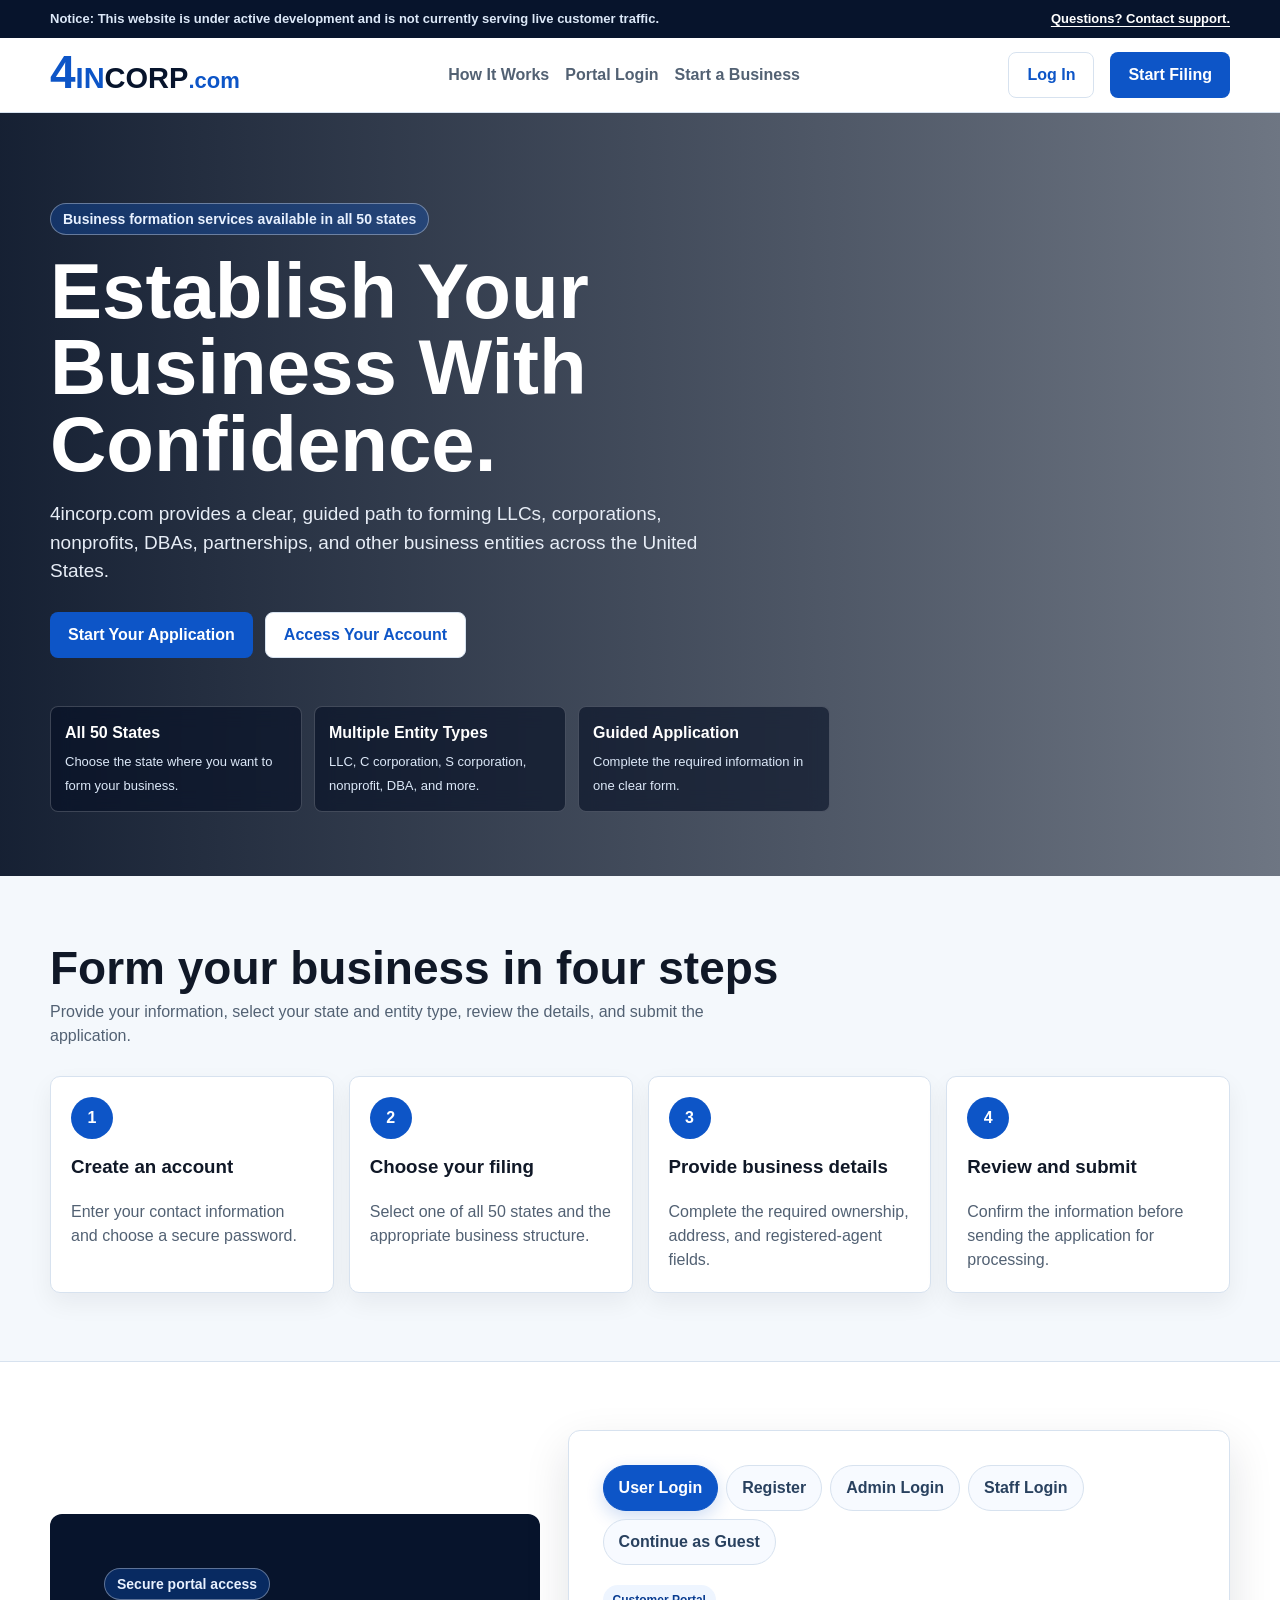
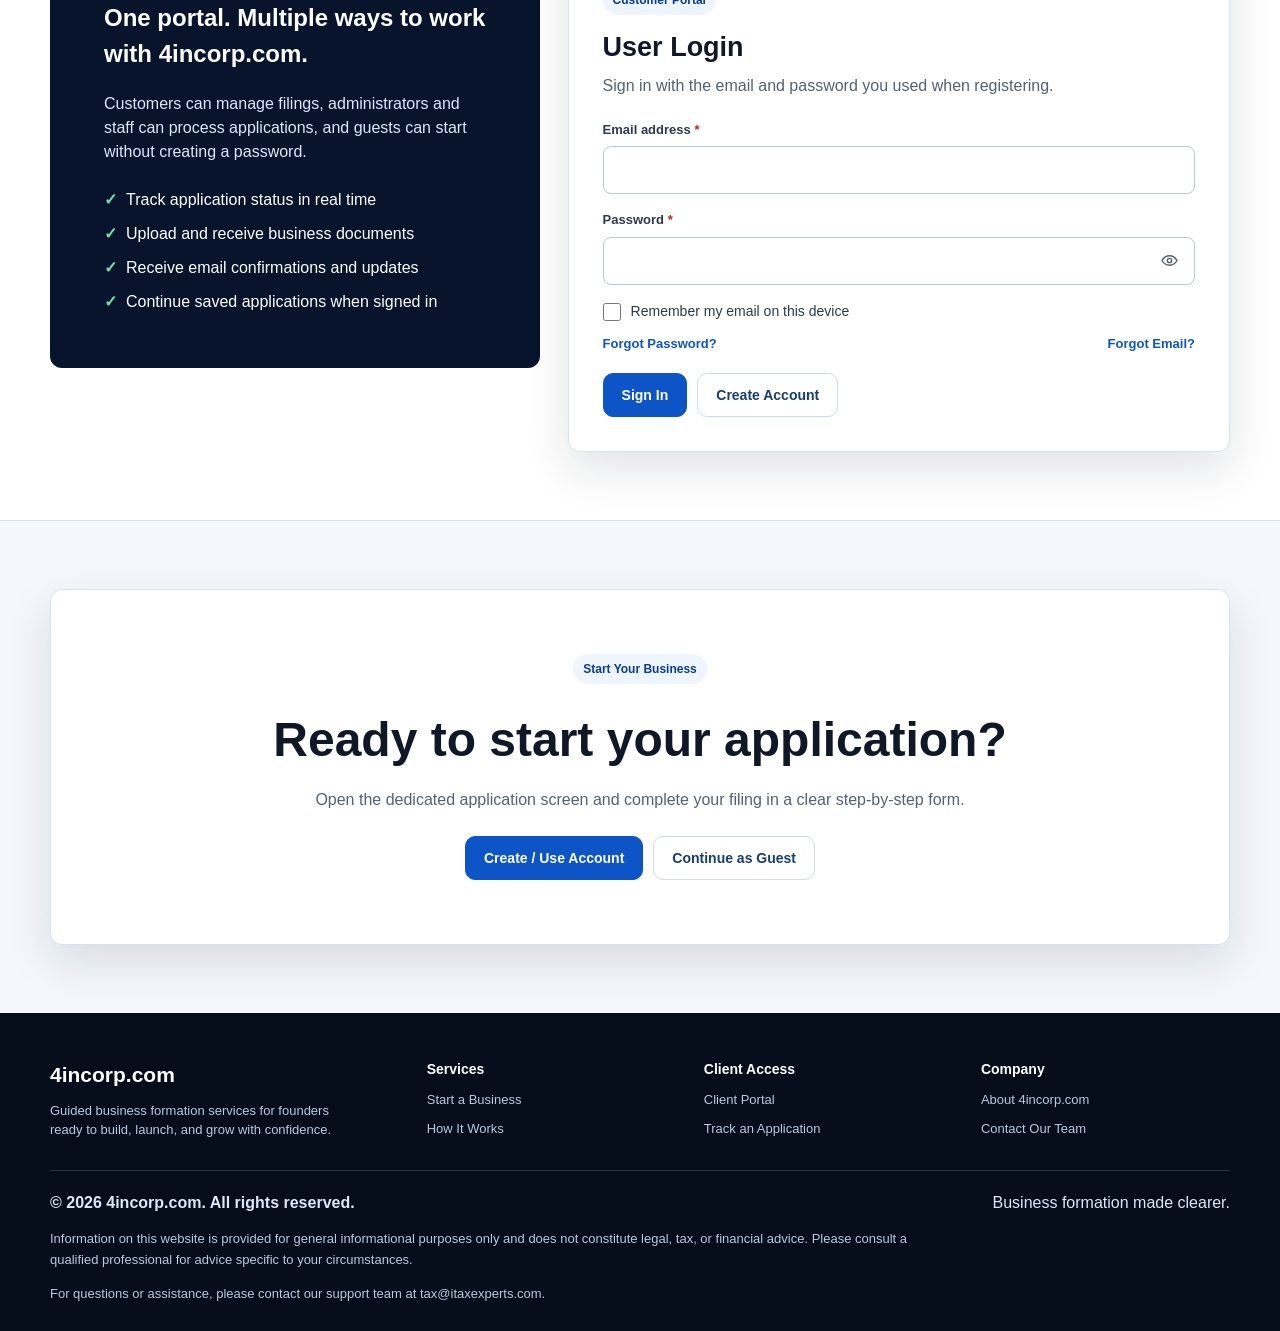
<file: 4incorpindex.html>
<!doctype html>
<html lang="en">
  <head>
    <meta charset="utf-8" />
    <meta name="viewport" content="width=device-width, initial-scale=1" />
    <meta
      name="description"
      content="4incorp.com helps entrepreneurs form LLCs, corporations, nonprofits, DBAs, and other business entities in all 50 states."
    />
    <title>4incorp.com | Register Your Business. Build Your Future.</title>
    <style>
      :root {
        --ink: #101827;
        --muted: #526173;
        --line: #d7e2ef;
        --paper: #ffffff;
        --soft: #f4f8fc;
        --blue: #0d55c7;
        --blue-dark: #083c91;
        --green: #16834b;
        --danger: #b42318;
        --shadow: 0 18px 46px rgba(16, 24, 39, 0.12);
      }

      * {
        box-sizing: border-box;
      }

      html {
        scroll-behavior: smooth;
      }

      body {
        margin: 0;
        color: var(--ink);
        background: var(--soft);
        font-family: Arial, Helvetica, sans-serif;
        line-height: 1.5;
      }

      a {
        color: inherit;
        text-decoration: none;
      }

      button,
      input,
      select,
      textarea {
        font: inherit;
      }

      button,
      select,
      input[type="checkbox"] {
        cursor: pointer;
      }

      :focus-visible {
        outline: 3px solid rgba(13, 85, 199, 0.3);
        outline-offset: 2px;
      }

      .container {
        width: min(1180px, calc(100% - 32px));
        margin: 0 auto;
      }

      .site-header {
        position: sticky;
        top: 0;
        z-index: 30;
        background: rgba(255, 255, 255, 0.96);
        border-bottom: 1px solid var(--line);
        backdrop-filter: blur(14px);
      }

      .site-note {
        color: #dce8f8;
        background: #07142c;
        font-size: 13px;
        font-weight: 700;
      }

      .site-note .container {
        min-height: 38px;
        display: flex;
        align-items: center;
        justify-content: space-between;
        gap: 14px;
      }

      .site-note a {
        color: #fff;
        text-decoration: underline;
        text-underline-offset: 3px;
      }

      .nav {
        min-height: 74px;
        display: flex;
        align-items: center;
        justify-content: space-between;
        gap: 18px;
      }

      .brand {
        display: inline-flex;
        align-items: baseline;
        color: #07142c;
        font-size: 29px;
        font-weight: 900;
      }

      .brand .four {
        color: var(--blue);
        font-size: 46px;
        line-height: 1;
      }

      .brand .inc {
        color: var(--blue);
      }

      .brand small {
        color: var(--blue);
        font-size: 22px;
      }

      .nav-links,
      .nav-actions {
        display: flex;
        align-items: center;
        gap: 16px;
      }

      .nav-links {
        color: var(--muted);
        font-weight: 800;
      }

      .nav-links a:hover {
        color: var(--blue);
      }

      .primary,
      .secondary {
        min-height: 46px;
        display: inline-flex;
        align-items: center;
        justify-content: center;
        border: 0;
        border-radius: 8px;
        padding: 0 18px;
        font-weight: 900;
      }

      .primary {
        color: #fff;
        background: var(--blue);
      }

      .primary:hover {
        background: var(--blue-dark);
      }

      .secondary {
        color: var(--blue);
        border: 1px solid var(--line);
        background: #fff;
      }

      .secondary:hover {
        border-color: var(--blue);
        background: #f7faff;
      }

      .hero {
        min-height: 670px;
        display: grid;
        align-items: center;
        color: #fff;
        background:
          linear-gradient(90deg, rgba(5, 16, 36, 0.93), rgba(5, 16, 36, 0.56)),
          url("https://images.unsplash.com/photo-1554224155-6726b3ff858f?auto=format&fit=crop&w=1800&q=82")
            center/cover;
      }

      .hero-inner {
        padding: 90px 0 64px;
      }

      .hero-copy {
        max-width: 790px;
      }

      .eyebrow {
        display: inline-flex;
        align-items: center;
        min-height: 32px;
        border: 1px solid rgba(255, 255, 255, 0.34);
        border-radius: 999px;
        padding: 0 12px;
        color: #e8f1ff;
        background: rgba(13, 85, 199, 0.34);
        font-size: 14px;
        font-weight: 900;
      }

      h1,
      h2,
      h3,
      p {
        margin-top: 0;
      }

      h1 {
        margin: 18px 0;
        max-width: 790px;
        font-size: clamp(44px, 7vw, 78px);
        line-height: 0.98;
      }

      .hero p {
        max-width: 680px;
        color: #e7edf6;
        font-size: 19px;
      }

      .hero-actions {
        display: flex;
        flex-wrap: wrap;
        gap: 12px;
        margin-top: 26px;
      }

      .trust-row {
        display: grid;
        grid-template-columns: repeat(3, minmax(0, 1fr));
        gap: 12px;
        max-width: 780px;
        margin-top: 48px;
      }

      .trust-item {
        border: 1px solid rgba(255, 255, 255, 0.2);
        border-radius: 8px;
        padding: 14px;
        background: rgba(5, 16, 36, 0.62);
        backdrop-filter: blur(10px);
      }

      .trust-item strong {
        display: block;
        margin-bottom: 4px;
      }

      .trust-item span {
        color: #dce8f8;
        font-size: 13px;
      }

      .section {
        padding: 68px 0;
      }

      .section.alt {
        background: #fff;
        border-block: 1px solid var(--line);
      }

      .section-head {
        margin-bottom: 28px;
      }

      .section-head h2 {
        margin-bottom: 7px;
        font-size: clamp(30px, 4vw, 46px);
        line-height: 1.08;
      }

      .section-head p {
        max-width: 720px;
        margin-bottom: 0;
        color: var(--muted);
      }

      .step-grid {
        display: grid;
        grid-template-columns: repeat(4, minmax(0, 1fr));
        gap: 15px;
      }

      .step-card {
        border: 1px solid var(--line);
        border-radius: 10px;
        padding: 20px;
        background: #fff;
        box-shadow: 0 10px 24px rgba(16, 24, 39, 0.06);
      }

      .step-number {
        width: 42px;
        height: 42px;
        display: grid;
        place-items: center;
        margin-bottom: 14px;
        border-radius: 50%;
        color: #fff;
        background: var(--blue);
        font-weight: 900;
      }

      .step-card p {
        margin-bottom: 0;
        color: var(--muted);
      }

      .login-layout {
        display: grid;
        grid-template-columns: minmax(0, 0.85fr) minmax(340px, 1.15fr);
        gap: 28px;
        align-items: center;
      }

      .login-copy {
        border-radius: 12px;
        color: #fff;
        background: #07142c;
        padding: clamp(28px, 5vw, 54px);
      }

      .login-copy p {
        color: #dce8f8;
      }

      .check-list {
        display: grid;
        gap: 10px;
        margin-top: 24px;
      }

      .check-list span::before {
        content: "✓";
        margin-right: 9px;
        color: #77dfa7;
        font-weight: 900;
      }

      .card {
        border: 1px solid var(--line);
        border-radius: 12px;
        background: #fff;
        padding: clamp(22px, 4vw, 34px);
        box-shadow: var(--shadow);
      }

      .card h3 {
        margin-bottom: 6px;
        font-size: 27px;
      }

      .card-intro {
        margin-bottom: 22px;
        color: var(--muted);
      }

      .form-grid {
        display: grid;
        grid-template-columns: repeat(2, minmax(0, 1fr));
        gap: 16px;
      }

      .field {
        display: grid;
        gap: 7px;
      }

      .field.full,
      .form-actions,
      .form-message,
      .fieldset {
        grid-column: 1 / -1;
      }

      .field label,
      .field-label {
        color: #2b3a4c;
        font-size: 13px;
        font-weight: 900;
      }

      .required {
        color: var(--danger);
      }

      .field input,
      .field select,
      .field textarea {
        width: 100%;
        min-height: 48px;
        border: 1px solid #b9c8d9;
        border-radius: 8px;
        outline: 0;
        color: var(--ink);
        background: #fff;
        padding: 11px 12px;
      }

      .field textarea {
        min-height: 112px;
        resize: vertical;
      }

      .field input:focus,
      .field select:focus,
      .field textarea:focus {
        border-color: var(--blue);
        box-shadow: 0 0 0 3px rgba(13, 85, 199, 0.12);
      }

      .field input:user-invalid,
      .field select:user-invalid,
      .field textarea:user-invalid {
        border-color: var(--danger);
      }

      .hint {
        color: var(--muted);
        font-size: 12px;
      }

      .password-wrap {
        position: relative;
      }

      .password-wrap input {
        padding-right: 72px;
      }

      .show-password {
        position: absolute;
        right: 9px;
        top: 50%;
        border: 0;
        color: var(--blue);
        background: transparent;
        transform: translateY(-50%);
        font-size: 12px;
        font-weight: 900;
      }

      .check-field {
        display: flex;
        align-items: flex-start;
        gap: 10px;
        color: #2b3a4c;
        font-size: 14px;
      }

      .check-field input {
        width: 18px;
        height: 18px;
        margin: 2px 0 0;
        flex: 0 0 auto;
      }

      .form-actions {
        display: flex;
        align-items: center;
        flex-wrap: wrap;
        gap: 12px;
        margin-top: 4px;
      }

      .form-message {
        display: none;
        border-radius: 8px;
        padding: 12px 14px;
        font-weight: 700;
      }

      .form-message.success {
        display: block;
        color: #0b5f37;
        border: 1px solid #9bd4b8;
        background: #edf9f2;
      }

      .form-message.error {
        display: block;
        color: #8f1f17;
        border: 1px solid #e4aaa5;
        background: #fff1f0;
      }

      .application-shell {
        display: grid;
        grid-template-columns: minmax(0, 1fr) 300px;
        gap: 22px;
        align-items: start;
      }

      .application-card {
        padding: clamp(22px, 4vw, 38px);
      }

      .fieldset {
        min-width: 0;
        margin: 0;
        border: 0;
        border-top: 1px solid var(--line);
        padding: 26px 0 0;
      }

      .fieldset:first-of-type {
        border-top: 0;
        padding-top: 0;
      }

      .fieldset legend {
        width: 100%;
        margin-bottom: 16px;
        padding: 0;
        font-size: 21px;
        font-weight: 900;
      }

      .review-card {
        position: sticky;
        top: 94px;
        border: 1px solid var(--line);
        border-radius: 12px;
        background: #07142c;
        padding: 22px;
        color: #fff;
      }

      .review-card h3 {
        margin-bottom: 8px;
      }

      .review-card p {
        color: #cbd8eb;
        font-size: 14px;
      }

      .review-list {
        display: grid;
        gap: 11px;
        margin: 20px 0;
      }

      .review-list div {
        border-bottom: 1px solid rgba(255, 255, 255, 0.14);
        padding-bottom: 9px;
      }

      .review-list span {
        display: block;
        color: #9fb1ca;
        font-size: 11px;
        font-weight: 900;
        letter-spacing: 0.05em;
        text-transform: uppercase;
      }

      .review-list strong {
        display: block;
        margin-top: 2px;
        overflow-wrap: anywhere;
      }

      .review-card .primary {
        width: 100%;
      }

      .notice:empty {
        display: none;
      }

      .notice {
        margin-top: 18px;
        border-left: 4px solid var(--blue);
        border-radius: 4px;
        padding: 12px 14px;
        color: #314158;
        background: #eef5ff;
        font-size: 13px;
      }

      footer {
        color: #dce8f8;
        background: #050d1b;
        padding: 46px 0 26px;
      }

      .footer-grid {
        display: grid;
        grid-template-columns: 1.4fr repeat(3, minmax(0, 1fr));
        gap: 28px;
        padding-bottom: 30px;
      }

      .footer-brand {
        color: #fff;
        font-size: 21px;
        font-weight: 900;
      }

      .footer-copy,
      .footer-links a,
      .legal-note {
        color: #b9c9df;
        font-size: 13px;
      }

      .footer-copy { max-width: 310px; margin: 10px 0 0; }
      .footer-links { display: grid; gap: 9px; }
      .footer-links strong { color: #fff; font-size: 14px; }
      .footer-links a:hover { color: #fff; text-decoration: underline; }
      .footer-bottom { border-top: 1px solid rgba(255,255,255,.16); padding-top: 20px; }
      .legal-note { max-width: 860px; margin: 14px 0 0; line-height: 1.6; }

      .footer-row {
        display: flex;
        justify-content: space-between;
        gap: 18px;
        flex-wrap: wrap;
      }

      .toast {
        position: fixed;
        right: 18px;
        bottom: 18px;
        z-index: 50;
        max-width: min(390px, calc(100% - 36px));
        transform: translateY(24px);
        opacity: 0;
        pointer-events: none;
        color: #fff;
        background: #101827;
        border-radius: 8px;
        padding: 13px 16px;
        box-shadow: var(--shadow);
        transition: 0.18s ease;
      }

      .toast.show {
        transform: translateY(0);
        opacity: 1;
      }

      @media (max-width: 980px) {
        .nav-links {
          display: none;
        }

        .step-grid {
          grid-template-columns: repeat(2, minmax(0, 1fr));
        }

        .login-layout,
        .application-shell {
          grid-template-columns: 1fr;
        }

        .review-card {
          position: static;
        }
      }

      @media (max-width: 680px) {
        .nav {
          min-height: 66px;
        }

        .brand {
          font-size: 23px;
        }

        .brand .four {
          font-size: 37px;
        }

        .brand small {
          font-size: 17px;
        }

        .nav-actions .secondary {
          display: none;
        }

        .hero {
          min-height: 620px;
        }

        .hero-inner {
          padding: 64px 0 48px;
        }

        .hero-actions,
        .form-actions {
          display: grid;
        }

        .hero-actions .primary,
        .hero-actions .secondary,
        .form-actions .primary,
        .form-actions .secondary {
          width: 100%;
        }

        .trust-row,
        .step-grid,
        .form-grid {
          grid-template-columns: 1fr;
        }

        .site-note .container { min-height: 48px; }

        .footer-grid { grid-template-columns: 1fr; gap: 20px; }
      }


      /* Enhanced portal and application status experience */
      .portal-tabs { display:flex; gap:8px; flex-wrap:wrap; margin:0 0 20px; }
      .portal-tab { border:1px solid var(--line); background:#f7faff; color:#29415f; border-radius:999px; padding:10px 15px; font-weight:900; cursor:pointer; }
      .portal-tab.active { background:var(--blue); color:#fff; border-color:var(--blue); box-shadow:0 6px 18px rgba(13,85,199,.2); }
      .portal-pane { display:none; }
      .portal-pane.active { display:block; }
      .portal-badge { display:inline-flex; align-items:center; gap:7px; padding:6px 10px; border-radius:999px; background:#eef5ff; color:var(--blue-dark); font-size:12px; font-weight:900; margin-bottom:12px; }
      .guest-note { margin-top:12px; padding:12px 14px; border-radius:9px; background:#fff8e8; border:1px solid #efd69a; color:#6f530c; font-size:13px; }
      .status-section { background:linear-gradient(180deg,#f8fbff,#eef5ff); border-block:1px solid var(--line); }
      .status-shell { display:grid; grid-template-columns:minmax(0,1fr) 320px; gap:24px; align-items:start; }
      .status-card { border:1px solid var(--line); background:#fff; border-radius:14px; padding:28px; box-shadow:var(--shadow); }
      .status-header { display:flex; align-items:flex-start; justify-content:space-between; gap:16px; flex-wrap:wrap; margin-bottom:20px; }
      .status-chip { display:inline-flex; align-items:center; min-height:30px; border-radius:999px; padding:0 11px; color:#0b5f37; background:#edf9f2; border:1px solid #9bd4b8; font-size:12px; font-weight:900; }
      .status-track { position:relative; display:grid; grid-template-columns:repeat(5,minmax(0,1fr)); gap:10px; margin:26px 0 8px; }
      .status-step { text-align:center; position:relative; z-index:1; }
      .status-dot { width:42px; height:42px; display:grid; place-items:center; margin:0 auto 10px; border-radius:50%; background:#e9eef6; color:#68778a; border:3px solid #fff; box-shadow:0 0 0 1px #cfd9e5; font-weight:900; }
      .status-step.done .status-dot, .status-step.current .status-dot { background:var(--blue); color:#fff; box-shadow:0 0 0 1px var(--blue); }
      .status-step.current .status-dot { box-shadow:0 0 0 5px rgba(13,85,199,.12); }
      .status-step strong { display:block; font-size:13px; }
      .status-step span { color:var(--muted); font-size:11px; }
      .status-details { display:grid; grid-template-columns:repeat(2,minmax(0,1fr)); gap:12px; margin-top:22px; }
      .status-detail { border:1px solid var(--line); border-radius:10px; padding:14px; background:#fbfdff; }
      .status-detail span { display:block; color:var(--muted); font-size:11px; font-weight:900; text-transform:uppercase; letter-spacing:.05em; }
      .status-detail strong { display:block; margin-top:4px; }
      .timeline { display:grid; gap:14px; }
      .timeline-item { display:grid; grid-template-columns:12px 1fr; gap:12px; }
      .timeline-dot { width:10px; height:10px; border-radius:50%; background:var(--blue); margin-top:7px; }
      .timeline-item p { margin:2px 0 0; color:var(--muted); font-size:13px; }
      .backend-grid { display:grid; grid-template-columns:repeat(4,minmax(0,1fr)); gap:14px; }
      .backend-card { border:1px solid var(--line); border-radius:12px; background:#fff; padding:18px; }
      .backend-card strong { display:block; margin-bottom:6px; color:#102a4f; }
      .backend-card p { margin:0; color:var(--muted); font-size:13px; }
      .application-mode { display:flex; gap:10px; flex-wrap:wrap; margin-bottom:18px; }
      .mode-btn { border:1px solid var(--line); background:#fff; border-radius:9px; padding:10px 14px; font-weight:900; color:#29415f; }
      .mode-btn.active { background:#07142c; color:#fff; border-color:#07142c; }
      .guest-only-hint { display:none; }
      body.guest-mode .guest-only-hint { display:block; }
      body.guest-mode #accountPasswordField, body.guest-mode #confirmPasswordField { display:none; }
      .cancel-btn { color:#9f261e; border-color:#e8b8b3; }
      .cancel-btn:hover { background:#fff3f2; border-color:#cf7770; }
      @media (max-width:980px){ .status-shell{grid-template-columns:1fr;} .backend-grid{grid-template-columns:repeat(2,minmax(0,1fr));} }
      @media (max-width:680px){ .status-track{grid-template-columns:1fr; text-align:left;} .status-step{display:grid;grid-template-columns:48px 1fr;text-align:left;align-items:center;} .status-dot{margin:0;} .status-details,.backend-grid{grid-template-columns:1fr;} }

    
      /* Demo authenticated workspaces */
      .workspace {
        display: none;
        min-height: 100vh;
        background: #f4f8fc;
      }
      .workspace.active { display: block; }
      .workspace-topbar {
        position: sticky;
        top: 0;
        z-index: 40;
        background: #07142c;
        color: #fff;
        border-bottom: 1px solid rgba(255,255,255,.12);
      }
      .workspace-topbar .container {
        min-height: 72px;
        display: flex;
        align-items: center;
        justify-content: space-between;
        gap: 16px;
      }
      .workspace-user {
        display: flex;
        align-items: center;
        gap: 12px;
        flex-wrap: wrap;
      }
      .role-pill {
        display: inline-flex;
        align-items: center;
        min-height: 28px;
        padding: 0 10px;
        border-radius: 999px;
        background: rgba(255,255,255,.12);
        font-size: 12px;
        font-weight: 900;
      }
      .workspace-logout {
        border: 1px solid rgba(255,255,255,.25);
        background: transparent;
        color: #fff;
        border-radius: 8px;
        min-height: 40px;
        padding: 0 14px;
        font-weight: 900;
      }
      .workspace-body {
        padding: 34px 0 70px;
      }
      .workspace-heading {
        display: flex;
        align-items: flex-end;
        justify-content: space-between;
        gap: 18px;
        flex-wrap: wrap;
        margin-bottom: 24px;
      }
      .workspace-heading h2 { margin-bottom: 6px; }
      .workspace-heading p { margin-bottom: 0; color: var(--muted); }
      .metric-grid {
        display: grid;
        grid-template-columns: repeat(4,minmax(0,1fr));
        gap: 14px;
        margin-bottom: 22px;
      }
      .metric-card {
        background: #fff;
        border: 1px solid var(--line);
        border-radius: 12px;
        padding: 18px;
        box-shadow: 0 8px 20px rgba(16,24,39,.05);
      }
      .metric-card span {
        display: block;
        color: var(--muted);
        font-size: 12px;
        font-weight: 900;
        text-transform: uppercase;
        letter-spacing: .04em;
      }
      .metric-card strong {
        display: block;
        margin-top: 6px;
        font-size: 30px;
      }
      .workspace-grid {
        display: grid;
        grid-template-columns: minmax(0,1.5fr) minmax(280px,.7fr);
        gap: 18px;
      }
      .panel {
        background: #fff;
        border: 1px solid var(--line);
        border-radius: 12px;
        padding: 20px;
        box-shadow: 0 8px 20px rgba(16,24,39,.05);
      }
      .panel h3 { margin-bottom: 14px; }
      .table-wrap { overflow-x: auto; }
      .demo-table {
        width: 100%;
        border-collapse: collapse;
        min-width: 720px;
      }
      .demo-table th,
      .demo-table td {
        text-align: left;
        border-bottom: 1px solid var(--line);
        padding: 13px 10px;
        vertical-align: middle;
      }
      .demo-table th {
        color: var(--muted);
        font-size: 12px;
        text-transform: uppercase;
        letter-spacing: .04em;
      }
      .demo-table tr:last-child td { border-bottom: 0; }
      .tiny-status {
        display: inline-flex;
        align-items: center;
        min-height: 26px;
        padding: 0 9px;
        border-radius: 999px;
        background: #eef5ff;
        color: var(--blue-dark);
        font-size: 11px;
        font-weight: 900;
      }
      .tiny-status.green { background:#edf9f2; color:#0b5f37; }
      .tiny-status.orange { background:#fff8e8; color:#6f530c; }
      .action-link {
        border: 0;
        background: transparent;
        color: var(--blue);
        font-weight: 900;
        padding: 0;
        cursor: pointer;
      }
      .quick-list {
        display: grid;
        gap: 11px;
      }
      .quick-item {
        border: 1px solid var(--line);
        border-radius: 10px;
        padding: 13px;
        background: #fbfdff;
      }
      .quick-item strong { display:block; margin-bottom:3px; }
      .quick-item span { color:var(--muted); font-size:12px; }
      .workspace-note {
        margin-top: 18px;
        padding: 12px 14px;
        border-radius: 9px;
        background: #fff8e8;
        border: 1px solid #efd69a;
        color: #6f530c;
        font-size: 13px;
      }
      .demo-credentials {
        margin-top: 14px;
        padding: 12px 14px;
        border-radius: 9px;
        background: #eef5ff;
        border: 1px solid #bfd4f6;
        color: #173d72;
        font-size: 13px;
      }
      .demo-credentials code {
        font-family: Consolas, monospace;
        font-weight: 700;
      }
      @media (max-width:980px) {
        .metric-grid { grid-template-columns: repeat(2,minmax(0,1fr)); }
        .workspace-grid { grid-template-columns: 1fr; }
      }
      @media (max-width:680px) {
        .metric-grid { grid-template-columns: 1fr; }
      }

    
      .manager-overlay{
        position:fixed; inset:0; z-index:100;
        display:none; align-items:center; justify-content:center;
        padding:24px; background:rgba(5,13,27,.68);
      }
      .manager-overlay.show{display:flex;}
      .manager-modal{
        width:min(1000px,100%); max-height:90vh; overflow:auto;
        background:#fff; border-radius:14px; border:1px solid var(--line);
        box-shadow:var(--shadow);
      }
      .manager-head{
        position:sticky; top:0; z-index:2;
        display:flex; justify-content:space-between; align-items:center; gap:16px;
        padding:18px 22px; background:#fff; border-bottom:1px solid var(--line);
      }
      .manager-head h3{margin:0;}
      .manager-close{
        width:38px;height:38px;border:1px solid var(--line);border-radius:8px;
        background:#fff;font-size:22px;font-weight:900;
      }
      .manager-body{padding:22px;}
      .manager-toolbar{
        display:flex;gap:10px;flex-wrap:wrap;align-items:center;margin-bottom:16px;
      }
      .manager-toolbar input,.manager-toolbar select{
        min-height:42px;border:1px solid #b9c8d9;border-radius:8px;padding:9px 11px;background:#fff;
      }
      .mini-form{
        display:grid;grid-template-columns:repeat(3,minmax(0,1fr));gap:12px;
        padding:16px;border:1px solid var(--line);border-radius:10px;background:#fbfdff;margin-bottom:18px;
      }
      .mini-form .field{gap:5px;}
      .mini-form .full{grid-column:1/-1;}
      .small-btn{
        border:1px solid var(--line);background:#fff;border-radius:7px;padding:7px 10px;
        color:var(--blue);font-weight:900;cursor:pointer;
      }
      .small-btn.danger{color:#9f261e;border-color:#e8b8b3;}
      .small-btn.primary-mini{color:#fff;background:var(--blue);border-color:var(--blue);}
      .manager-table{width:100%;border-collapse:collapse;min-width:760px;}
      .manager-table th,.manager-table td{
        text-align:left;padding:11px 9px;border-bottom:1px solid var(--line);vertical-align:middle;
      }
      .manager-table th{font-size:11px;color:var(--muted);text-transform:uppercase;letter-spacing:.04em;}
      .manager-table select,.manager-table input{
        min-height:36px;border:1px solid #c8d5e4;border-radius:7px;padding:6px 8px;background:#fff;
      }
      .modal-message{
        margin:0 0 14px;padding:10px 12px;border-radius:8px;background:#eef5ff;color:#173d72;
        display:none;font-weight:700;font-size:13px;
      }
      .modal-message.show{display:block;}
      @media(max-width:680px){.manager-overlay{padding:10px;align-items:flex-start}.mini-form{grid-template-columns:1fr}}


      .manager-nav-left{
        display:flex;
        align-items:center;
        gap:12px;
        min-width:0;
      }
      .manager-back{
        width:38px;
        min-width:38px;
        height:38px;
        display:none;
        align-items:center;
        justify-content:center;
        border:1px solid #d7e2ef;
        border-radius:10px;
        background:#ffffff;
        color:#173d72;
        cursor:pointer;
        padding:0;
        flex:0 0 auto;
        box-shadow:0 3px 10px rgba(16,24,39,.05);
        transition:.15s ease;
      }
      .manager-back.show{display:inline-flex;}
      .manager-back:hover{
        border-color:var(--blue);
        background:#f4f8ff;
        color:var(--blue);
        transform:translateX(-1px);
      }
      .manager-back svg{
        width:21px;
        height:21px;
        display:block;
      }
        .manager-back{padding:0 10px;min-width:40px;}
      }


      .manager-savebar{
        position:sticky;
        bottom:0;
        z-index:3;
        display:none;
        align-items:center;
        justify-content:space-between;
        gap:14px;
        margin:22px -22px -22px;
        padding:14px 22px;
        border-top:1px solid var(--line);
        background:rgba(255,255,255,.97);
        backdrop-filter:blur(10px);
      }
      .manager-savebar.show{display:flex;}
      .manager-save-status{
        display:none;
        align-items:center;
        gap:8px;
        color:#0b5f37;
        font-weight:800;
        font-size:13px;
      }
      .manager-save-status.show{display:flex;}
      .manager-save-status::before{
        content:"✓";
        width:22px;
        height:22px;
        display:grid;
        place-items:center;
        border-radius:50%;
        color:#fff;
        background:#16834b;
        font-size:13px;
      }
      .manager-save-btn{
        min-height:42px;
        border:0;
        border-radius:8px;
        padding:0 18px;
        background:var(--blue);
        color:#fff;
        font-weight:900;
        cursor:pointer;
      }
      .manager-save-btn:hover{background:var(--blue-dark);}
      @media(max-width:680px){
        .manager-savebar{
          align-items:stretch;
          flex-direction:column;
        }
        .manager-save-btn{width:100%;}
      }


      /* Polished action buttons */
      .form-actions{
        gap:10px;
      }
      .form-actions > button{
        min-height:44px;
        border-radius:10px;
        padding:0 18px;
        font-size:14px;
        font-weight:800;
        box-shadow:none;
      }
      .form-actions .primary{
        background:var(--blue);
        color:#fff;
        border:1px solid var(--blue);
      }
      .form-actions .secondary{
        background:#fff;
        color:#173d72;
        border:1px solid #cfdbea;
      }
      .form-actions .secondary:hover{
        background:#f7faff;
        border-color:#9fb7d8;
      }
      .form-actions .cancel-btn{
        background:#fff;
        color:#a1261d;
        border:1px solid #efc2bd;
      }
      .form-actions .cancel-btn:hover{
        background:#fff7f6;
        border-color:#d98d86;
      }

      .manager-savebar{
        margin:24px -22px -22px;
        padding:14px 22px;
        background:#fff;
        border-top:1px solid var(--line);
        box-shadow:0 -8px 18px rgba(16,24,39,.035);
      }
      .manager-save-btn{
        min-width:150px;
        min-height:44px;
        border-radius:10px;
        padding:0 20px;
        box-shadow:none;
      }
      .manager-save-status{
        min-height:32px;
      }

      /* Keep application detail actions on one clean row where possible */
      .manager-body .form-actions{
        display:flex;
        align-items:center;
        flex-wrap:wrap;
        margin-top:22px !important;
      }

      @media(max-width:680px){
        .manager-body .form-actions{
          display:grid;
          grid-template-columns:1fr;
        }
        .manager-body .form-actions > button{
          width:100%;
        }
        .manager-savebar{
          margin:20px -22px -22px;
          padding:14px 18px;
        }
      }


      /* Dedicated application screen */
      .application-page{
        display:none;
        position:fixed;
        inset:0;
        z-index:80;
        overflow-y:auto;
        background:var(--soft);
      }
      .application-page.active{display:block;}
      .application-page-topbar{
        position:sticky;
        top:0;
        z-index:5;
        color:#fff;
        background:#07142c;
        border-bottom:1px solid rgba(255,255,255,.12);
      }
      .application-page-nav{
        min-height:68px;
        display:grid;
        grid-template-columns:1fr auto 1fr;
        align-items:center;
        gap:14px;
      }
      .application-page-back{
        justify-self:start;
        min-height:40px;
        display:inline-flex;
        align-items:center;
        gap:7px;
        border:1px solid rgba(255,255,255,.2);
        border-radius:9px;
        padding:0 13px;
        color:#fff;
        background:rgba(255,255,255,.06);
        font-weight:800;
        cursor:pointer;
      }
      .application-page-back:hover{background:rgba(255,255,255,.12);}
      .application-page-back svg{width:20px;height:20px;}
      .application-page-brand{
        font-size:20px;
        white-space:nowrap;
      }
      .application-page-mode{
        justify-self:end;
        display:inline-flex;
        min-height:30px;
        align-items:center;
        border-radius:999px;
        padding:0 11px;
        background:rgba(255,255,255,.1);
        font-size:12px;
        font-weight:900;
      }
      .application-page-body{
        padding-bottom:70px;
      }
      .application-page-body .section{
        padding-top:42px;
      }
      .application-page-body .application-mode{
        margin-bottom:24px;
      }
      @media(max-width:680px){
        .application-page-nav{
          grid-template-columns:auto 1fr;
        }
        .application-page-brand{justify-self:center;}
        .application-page-mode{display:none;}
        .application-page-back span{display:none;}
        .application-page-back{
          width:40px;
          padding:0;
          justify-content:center;
        }
      }


      /* Auth recovery + password visibility */
      .auth-links{
        display:flex;
        align-items:center;
        justify-content:space-between;
        gap:12px;
        flex-wrap:wrap;
        grid-column:1/-1;
        margin-top:-4px;
      }
      .auth-link{
        border:0;
        background:transparent;
        color:var(--blue);
        font-weight:800;
        padding:0;
        cursor:pointer;
        font-size:13px;
      }
      .auth-link:hover{text-decoration:underline;}
      .password-box{
        position:relative;
      }
      .password-box input{
        padding-right:48px;
      }
      .eye-toggle{
        position:absolute;
        top:50%;
        right:10px;
        transform:translateY(-50%);
        width:32px;
        height:32px;
        display:grid;
        place-items:center;
        border:0;
        border-radius:7px;
        background:transparent;
        color:#526173;
        cursor:pointer;
      }
      .eye-toggle:hover{
        background:#f1f5f9;
        color:var(--blue);
      }
      .eye-toggle svg{
        width:19px;
        height:19px;
      }
      .recovery-shell{
        display:none;
        margin-top:18px;
        border-top:1px solid var(--line);
        padding-top:18px;
      }
      .recovery-shell.active{display:block;}
      .otp-row{
        display:grid;
        grid-template-columns:repeat(6,44px);
        gap:8px;
        justify-content:start;
      }
      .otp-input{
        width:44px !important;
        height:48px;
        min-height:48px !important;
        text-align:center;
        font-size:20px;
        font-weight:900;
        padding:0 !important;
      }
      .demo-code{
        display:none;
        margin-top:12px;
        border:1px dashed #9fb7d8;
        border-radius:8px;
        padding:10px 12px;
        background:#f7faff;
        color:#173d72;
        font-size:13px;
      }
      .demo-code.show{display:block;}
      .recovered-email{
        margin-top:12px;
        padding:12px 14px;
        border-radius:8px;
        background:#edf9f2;
        border:1px solid #9bd4b8;
        color:#0b5f37;
        font-weight:800;
      }
      @media(max-width:680px){
        .otp-row{
          grid-template-columns:repeat(6,40px);
          gap:6px;
        }
        .otp-input{
          width:40px !important;
        }
      }

</style>
  </head>
  <body>
    <div class="site-note" role="note">
      <div class="container">
        <span>Notice: This website is under active development and is not currently serving live customer traffic.</span>
        <a href="mailto:tax@itaxexperts.com">Questions? Contact support.</a>
      </div>
    </div>
    <header class="site-header">
      <div class="container nav">
        <a class="brand" href="#top" aria-label="4incorp.com home">
          <span class="four">4</span><span class="inc">IN</span>CORP<small>.com</small>
        </a>
        <nav class="nav-links" aria-label="Primary navigation">
          <a href="#how-it-works">How It Works</a>
          <a href="#login">Portal Login</a>
          <a href="#start-business">Start a Business</a>
        </nav>
        <div class="nav-actions">
          <a class="secondary" href="#login">Log In</a>
          <button class="primary" type="button" onclick="openApplicationPage('account')">Start Filing</button>
        </div>
      </div>
    </header>

    <main id="top">
      <section class="hero">
        <div class="container hero-inner">
          <div class="hero-copy">
            <span class="eyebrow">Business formation services available in all 50 states</span>
            <h1>Establish Your Business With Confidence.</h1>
            <p>
              4incorp.com provides a clear, guided path to forming LLCs, corporations,
              nonprofits, DBAs, partnerships, and other business entities across the United States.
            </p>
            <div class="hero-actions">
              <button class="primary" type="button" onclick="openApplicationPage('account')">Start Your Application</button>
              <a class="secondary" href="#login">Access Your Account</a>
            </div>
          </div>

          <div class="trust-row" aria-label="Service highlights">
            <div class="trust-item">
              <strong>All 50 States</strong>
              <span>Choose the state where you want to form your business.</span>
            </div>
            <div class="trust-item">
              <strong>Multiple Entity Types</strong>
              <span>LLC, C corporation, S corporation, nonprofit, DBA, and more.</span>
            </div>
            <div class="trust-item">
              <strong>Guided Application</strong>
              <span>Complete the required information in one clear form.</span>
            </div>
          </div>
        </div>
      </section>

      <section class="section" id="how-it-works">
        <div class="container">
          <div class="section-head">
            <h2>Form your business in four steps</h2>
            <p>Provide your information, select your state and entity type, review the details, and submit the application.</p>
          </div>
          <div class="step-grid">
            <article class="step-card">
              <div class="step-number">1</div>
              <h3>Create an account</h3>
              <p>Enter your contact information and choose a secure password.</p>
            </article>
            <article class="step-card">
              <div class="step-number">2</div>
              <h3>Choose your filing</h3>
              <p>Select one of all 50 states and the appropriate business structure.</p>
            </article>
            <article class="step-card">
              <div class="step-number">3</div>
              <h3>Provide business details</h3>
              <p>Complete the required ownership, address, and registered-agent fields.</p>
            </article>
            <article class="step-card">
              <div class="step-number">4</div>
              <h3>Review and submit</h3>
              <p>Confirm the information before sending the application for processing.</p>
            </article>
          </div>
        </div>
      </section>

      <section class="section alt" id="login">
        <div class="container login-layout">
          <div class="login-copy">
            <span class="eyebrow">Secure portal access</span>
            <h2>One portal. Multiple ways to work with 4incorp.com.</h2>
            <p>Customers can manage filings, administrators and staff can process applications, and guests can start without creating a password.</p>
            <div class="check-list">
              <span>Track application status in real time</span>
              <span>Upload and receive business documents</span>
              <span>Receive email confirmations and updates</span>
              <span>Continue saved applications when signed in</span>
            </div>
          </div>

          <div class="card">
            <div class="portal-tabs" role="tablist" aria-label="Login type">
              <button class="portal-tab active" type="button" data-portal="user">User Login</button>
              <button class="portal-tab" type="button" data-portal="register">Register</button>
              <button class="portal-tab" type="button" data-portal="admin">Admin Login</button>
              <button class="portal-tab" type="button" data-portal="staff">Staff Login</button>
              <button class="portal-tab" type="button" data-portal="guest">Continue as Guest</button>
            </div>

            <form class="portal-pane active" id="userLoginForm" data-portal-pane="user" novalidate>
              <span class="portal-badge">Customer Portal</span><h3>User Login</h3>
              <p class="card-intro">Sign in with the email and password you used when registering.</p>
              
              <div class="form-grid">
                <div class="field full"><label>Email address <span class="required">*</span></label><input name="email" type="email" autocomplete="email" required></div>
                <div class="field full">
                  <label>Password <span class="required">*</span></label>
                  <div class="password-box">
                    <input id="userLoginPassword" name="password" type="password" minlength="8" required>
                    <button class="eye-toggle" type="button" data-eye-for="userLoginPassword" aria-label="Show password"></button>
                  </div>
                </div>
                <label class="check-field full"><input type="checkbox"><span>Remember my email on this device</span></label>
                <div class="auth-links">
                  <button class="auth-link" type="button" id="forgotPasswordBtn">Forgot Password?</button>
                  <button class="auth-link" type="button" id="forgotEmailBtn">Forgot Email?</button>
                </div>
                <div class="form-message" role="status"></div>
                <div class="form-actions"><button class="primary" type="submit">Sign In</button><button class="secondary" type="button" onclick="activatePortalTab('register')">Create Account</button></div>
              </div>
            </form>


            <form class="portal-pane" id="registerForm" data-portal-pane="register" novalidate>
              <span class="portal-badge">Create Account</span>
              <h3>User Registration</h3>
              <p class="card-intro">Create your account first, then sign in to access your dashboard and saved applications.</p>
              <div class="form-grid">
                <div class="field">
                  <label>First name <span class="required">*</span></label>
                  <input name="firstName" required>
                </div>
                <div class="field">
                  <label>Last name <span class="required">*</span></label>
                  <input name="lastName" required>
                </div>
                <div class="field full">
                  <label>Email address <span class="required">*</span></label>
                  <input name="email" type="email" autocomplete="email" required>
                </div>
                <div class="field full">
                  <label>Phone number <span class="required">*</span></label>
                  <input name="phone" type="tel" required>
                </div>
                <div class="field">
                  <label>Password <span class="required">*</span></label>
                  <div class="password-box">
                    <input id="registerPassword" name="password" type="password" minlength="8" autocomplete="new-password" required>
                    <button class="eye-toggle" type="button" data-eye-for="registerPassword" aria-label="Show password"></button>
                  </div>
                </div>
                <div class="field">
                  <label>Confirm password <span class="required">*</span></label>
                  <div class="password-box">
                    <input id="registerConfirmPassword" name="confirmPassword" type="password" minlength="8" autocomplete="new-password" required>
                    <button class="eye-toggle" type="button" data-eye-for="registerConfirmPassword" aria-label="Show password"></button>
                  </div>
                </div>
                <div class="form-message" role="status"></div>
                <div class="form-actions">
                  <button class="primary" type="submit">Create Account</button>
                  <button class="secondary" type="button" id="goToUserLogin">Already have an account?</button>
                </div>
              </div>
            </form>
            <form class="portal-pane" id="adminLoginForm" data-portal-pane="admin" novalidate>
              <span class="portal-badge">Restricted Access</span><h3>Administrator Login</h3>
              <p class="card-intro">Manage users, applications, documents, staff assignments, payments, and status updates.</p>
              <div class="demo-credentials"><strong>Frontend demo credentials</strong><br>Email: <code>admin@4incorp.com</code><br>Password: <code>Admin@123</code></div>
              <div class="form-grid">
                <div class="field full"><label>Admin email <span class="required">*</span></label><input name="email" type="email" required></div>
                <div class="field full"><label>Password <span class="required">*</span></label><input name="password" type="password" minlength="8" required></div>
                <div class="form-message" role="status"></div>
                <div class="form-actions"><button class="primary" type="submit">Admin Sign In</button></div>
              </div>
            </form>

            <form class="portal-pane" id="staffLoginForm" data-portal-pane="staff" novalidate>
              <span class="portal-badge">Staff Workspace</span><h3>Staff Login</h3>
              <p class="card-intro">Review assigned applications, request documents, add notes, and update filing progress.</p>
              <div class="demo-credentials"><strong>Frontend demo credentials</strong><br>Email: <code>staff@4incorp.com</code><br>Password: <code>Staff@123</code></div>
              <div class="form-grid">
                <div class="field full"><label>Staff email <span class="required">*</span></label><input name="email" type="email" required></div>
                <div class="field full"><label>Password <span class="required">*</span></label><input name="password" type="password" minlength="8" required></div>
                <div class="form-message" role="status"></div>
                <div class="form-actions"><button class="primary" type="submit">Staff Sign In</button></div>
              </div>
            </form>

            <div class="portal-pane" data-portal-pane="guest">
              <span class="portal-badge">One-Time Guest</span><h3>Continue Without an Account</h3>
              <p class="card-intro">Use 4incorp.com as a one-time guest. No login, password, account creation, or saved credentials are required.</p>
              <div class="guest-note"><strong>How it works:</strong> Open the application, enter only the information needed for your filing, submit it, save your reference number, and exit. Your contact details are application information — not login credentials.</div>
              <div class="form-actions" style="margin-top:18px"><button class="primary" id="continueGuest" type="button">Start One-Time Application</button></div>
            </div>
          
            <div class="recovery-shell" id="forgotPasswordPanel">
              <span class="portal-badge">Password Recovery</span>
              <h3>Forgot Password</h3>
              <p class="card-intro">Enter your registered email. A 6-digit verification code will be sent to that email.</p>

              <div id="forgotPasswordStep1">
                <div class="form-grid">
                  <div class="field full">
                    <label>Registered email <span class="required">*</span></label>
                    <input id="forgotPasswordEmail" type="email" placeholder="name@example.com">
                  </div>
                  <div class="form-actions">
                    <button class="primary" type="button" id="sendPasswordCode">Send 6-Digit Code</button>
                    <button class="secondary" type="button" data-close-recovery>Cancel</button>
                  </div>
                </div>
              </div>

              <div id="forgotPasswordStep2" style="display:none">
                <div class="field full">
                  <label>Enter verification code</label>
                  <div class="otp-row" id="passwordOtpRow">
                    <input class="otp-input" inputmode="numeric" maxlength="1">
                    <input class="otp-input" inputmode="numeric" maxlength="1">
                    <input class="otp-input" inputmode="numeric" maxlength="1">
                    <input class="otp-input" inputmode="numeric" maxlength="1">
                    <input class="otp-input" inputmode="numeric" maxlength="1">
                    <input class="otp-input" inputmode="numeric" maxlength="1">
                  </div>
                  <div class="demo-code" id="passwordDemoCode"></div>
                </div>
                <div class="form-actions" style="margin-top:14px">
                  <button class="primary" type="button" id="verifyPasswordCode">Verify Code</button>
                  <button class="secondary" type="button" id="resendPasswordCode">Resend Code</button>
                </div>
              </div>

              <div id="forgotPasswordStep3" style="display:none">
                <div class="form-grid">
                  <div class="field">
                    <label>New password</label>
                    <div class="password-box">
                      <input id="newResetPassword" type="password" minlength="8">
                      <button class="eye-toggle" type="button" data-eye-for="newResetPassword" aria-label="Show password"></button>
                    </div>
                  </div>
                  <div class="field">
                    <label>Confirm new password</label>
                    <div class="password-box">
                      <input id="confirmResetPassword" type="password" minlength="8">
                      <button class="eye-toggle" type="button" data-eye-for="confirmResetPassword" aria-label="Show password"></button>
                    </div>
                  </div>
                  <div class="form-message" id="resetPasswordMessage"></div>
                  <div class="form-actions">
                    <button class="primary" type="button" id="saveNewPassword">Update Password</button>
                    <button class="secondary" type="button" data-close-recovery>Cancel</button>
                  </div>
                </div>
              </div>
            </div>

            <div class="recovery-shell" id="forgotEmailPanel">
              <span class="portal-badge">Email Recovery</span>
              <h3>Forgot Email</h3>
              <p class="card-intro">Enter the phone number used during registration. A 6-digit verification code will be used to confirm the account before showing the registered email.</p>

              <div id="forgotEmailStep1">
                <div class="form-grid">
                  <div class="field full">
                    <label>Registered phone number <span class="required">*</span></label>
                    <input id="forgotEmailPhone" type="tel" placeholder="Phone number">
                  </div>
                  <div class="form-actions">
                    <button class="primary" type="button" id="sendEmailRecoveryCode">Send 6-Digit Code</button>
                    <button class="secondary" type="button" data-close-recovery>Cancel</button>
                  </div>
                </div>
              </div>

              <div id="forgotEmailStep2" style="display:none">
                <div class="field full">
                  <label>Enter verification code</label>
                  <div class="otp-row" id="emailOtpRow">
                    <input class="otp-input" inputmode="numeric" maxlength="1">
                    <input class="otp-input" inputmode="numeric" maxlength="1">
                    <input class="otp-input" inputmode="numeric" maxlength="1">
                    <input class="otp-input" inputmode="numeric" maxlength="1">
                    <input class="otp-input" inputmode="numeric" maxlength="1">
                    <input class="otp-input" inputmode="numeric" maxlength="1">
                  </div>
                  <div class="demo-code" id="emailDemoCode"></div>
                </div>
                <div class="form-actions" style="margin-top:14px">
                  <button class="primary" type="button" id="verifyEmailRecoveryCode">Verify Code</button>
                  <button class="secondary" type="button" id="resendEmailRecoveryCode">Resend Code</button>
                </div>
              </div>

              <div id="forgotEmailStep3" style="display:none">
                <div class="recovered-email" id="recoveredEmail"></div>
                <div class="form-actions" style="margin-top:14px">
                  <button class="primary" type="button" id="backToLoginFromEmail">Back to Login</button>
                </div>
              </div>
            </div>

          </div>
        </div>
      </section>

      <section class="section" id="start-business">
        <div class="container">
          <div class="card" style="text-align:center;padding:clamp(34px,6vw,64px)">
            <span class="portal-badge">Start Your Business</span>
            <h2 style="font-size:clamp(32px,5vw,48px);margin:8px 0 12px">Ready to start your application?</h2>
            <p style="max-width:680px;margin:0 auto 24px;color:var(--muted)">
              Open the dedicated application screen and complete your filing in a clear step-by-step form.
            </p>
            <div class="form-actions" style="justify-content:center">
              <button class="primary" type="button" onclick="openApplicationPage('account')">Create / Use Account</button>
              <button class="secondary" type="button" onclick="openApplicationPage('guest')">Continue as Guest</button>
            </div>
          </div>
        </div>
      </section>
</main>


    
    <section class="application-page" id="applicationPage" aria-label="Business formation application">
      <div class="application-page-topbar">
        <div class="container application-page-nav">
          <button class="application-page-back" type="button" onclick="closeApplicationPage()" aria-label="Go back">
            <svg viewBox="0 0 24 24" aria-hidden="true">
              <path d="M14.5 6.5 9 12l5.5 5.5" fill="none" stroke="currentColor" stroke-width="2.3" stroke-linecap="round" stroke-linejoin="round"/>
            </svg>
            <span>Back</span>
          </button>
          <strong class="application-page-brand">4incorp.com</strong>
          <span class="application-page-mode" id="applicationPageMode">Application</span>
        </div>
      </div>
      <div class="application-page-body">
<div class="container">
          <div class="section-head">
            <h2>Business formation application</h2>
            <p>Complete the required information below. Review your details before submitting.</p>
          </div>

          <div class="application-shell">
            <form class="card application-card" id="applicationForm" novalidate>
              <div class="application-mode" aria-label="Application account mode">
                <button class="mode-btn active" type="button" data-mode="account">Create / Use Account</button>
                <button class="mode-btn" type="button" data-mode="guest">One-Time Guest</button>
              </div>
              <div class="guest-note guest-only-hint"><strong>One-time guest application:</strong> no password or account is required. Complete the filing information, submit the application, save your reference number, and you are done.</div>

              <div class="form-grid">
                <fieldset class="fieldset">
                  <legend>1. Customer information</legend>
                  <div class="form-grid">
                    <div class="field">
                      <label for="firstName">First name <span class="required">*</span></label>
                      <input id="firstName" name="firstName" autocomplete="given-name" required />
                    </div>
                    <div class="field">
                      <label for="lastName">Last name <span class="required">*</span></label>
                      <input id="lastName" name="lastName" autocomplete="family-name" required />
                    </div>
                    <div class="field">
                      <label for="customerEmail">Contact email <span class="required">*</span></label>
                      <input id="customerEmail" name="customerEmail" type="email" autocomplete="email" required /><span class="hint">Used for this application only when continuing as a guest; it is not a login credential.</span>
                    </div>
                    <div class="field">
                      <label for="phone">Contact phone number <span class="required">*</span></label>
                      <input
                        id="phone"
                        name="phone"
                        type="tel"
                        autocomplete="tel"
                        inputmode="tel"
                        placeholder="(555) 555-5555"
                        pattern="[0-9()+.\s-]{10,}"
                        required
                      />
                    </div>
                    <div class="field" id="accountPasswordField">
                      <label for="accountPassword">Create account password <span class="required">*</span></label>
                      <div class="password-wrap">
                        <input
                          id="accountPassword"
                          name="accountPassword"
                          type="password"
                          autocomplete="new-password"
                          minlength="8"
                          required
                        />
                        <button class="show-password" type="button" data-password-target="accountPassword">Show</button>
                      </div>
                      <span class="hint">Use at least 8 characters.</span>
                    </div>
                    <div class="field" id="confirmPasswordField">
                      <label for="confirmPassword">Confirm password <span class="required">*</span></label>
                      <div class="password-wrap">
                        <input
                          id="confirmPassword"
                          name="confirmPassword"
                          type="password"
                          autocomplete="new-password"
                          minlength="8"
                          required
                        />
                        <button class="show-password" type="button" data-password-target="confirmPassword">Show</button>
                      </div>
                    </div>
                  </div>
                </fieldset>

                <fieldset class="fieldset">
                  <legend>2. Business filing details</legend>
                  <div class="form-grid">
                    <div class="field">
                      <label for="businessType">Business type <span class="required">*</span></label>
                      <select id="businessType" name="businessType" required>
                        <option value="">Select a business type</option>
                        <option>Limited Liability Company (LLC)</option>
                        <option>Professional LLC (PLLC)</option>
                        <option>Series LLC</option>
                        <option>Corporation (Corp. / Inc.)</option>
                        <option>C Corporation (C Corp)</option>
                        <option>S Corporation (S Corp)</option>
                        <option>Professional Corporation (PC)</option>
                        <option>Benefit Corporation (B Corp)</option>
                        <option>Nonprofit Corporation</option>
                        <option>Doing Business As (DBA)</option>
                        <option>General Partnership</option>
                        <option>Limited Partnership (LP)</option>
                        <option>Limited Liability Partnership (LLP)</option>
                        <option>Sole Proprietorship</option>
                      </select>
                    </div>
                    <div class="field">
                      <label for="formationState">Formation state <span class="required">*</span></label>
                      <select id="formationState" name="formationState" required>
                        <option value="">Select a state</option>
                        <option value="AL">Alabama</option>
                        <option value="AK">Alaska</option>
                        <option value="AZ">Arizona</option>
                        <option value="AR">Arkansas</option>
                        <option value="CA">California</option>
                        <option value="CO">Colorado</option>
                        <option value="CT">Connecticut</option>
                        <option value="DE">Delaware</option>
                        <option value="FL">Florida</option>
                        <option value="GA">Georgia</option>
                        <option value="HI">Hawaii</option>
                        <option value="ID">Idaho</option>
                        <option value="IL">Illinois</option>
                        <option value="IN">Indiana</option>
                        <option value="IA">Iowa</option>
                        <option value="KS">Kansas</option>
                        <option value="KY">Kentucky</option>
                        <option value="LA">Louisiana</option>
                        <option value="ME">Maine</option>
                        <option value="MD">Maryland</option>
                        <option value="MA">Massachusetts</option>
                        <option value="MI">Michigan</option>
                        <option value="MN">Minnesota</option>
                        <option value="MS">Mississippi</option>
                        <option value="MO">Missouri</option>
                        <option value="MT">Montana</option>
                        <option value="NE">Nebraska</option>
                        <option value="NV">Nevada</option>
                        <option value="NH">New Hampshire</option>
                        <option value="NJ">New Jersey</option>
                        <option value="NM">New Mexico</option>
                        <option value="NY">New York</option>
                        <option value="NC">North Carolina</option>
                        <option value="ND">North Dakota</option>
                        <option value="OH">Ohio</option>
                        <option value="OK">Oklahoma</option>
                        <option value="OR">Oregon</option>
                        <option value="PA">Pennsylvania</option>
                        <option value="RI">Rhode Island</option>
                        <option value="SC">South Carolina</option>
                        <option value="SD">South Dakota</option>
                        <option value="TN">Tennessee</option>
                        <option value="TX">Texas</option>
                        <option value="UT">Utah</option>
                        <option value="VT">Vermont</option>
                        <option value="VA">Virginia</option>
                        <option value="WA">Washington</option>
                        <option value="WV">West Virginia</option>
                        <option value="WI">Wisconsin</option>
                        <option value="WY">Wyoming</option>
                      </select>
                    </div>
                    <div class="field full">
                      <label for="preferredName">Preferred business name <span class="required">*</span></label>
                      <input
                        id="preferredName"
                        name="preferredName"
                        placeholder="Example: Bright Future Consulting LLC"
                        maxlength="120"
                        required
                      />
                    </div>
                    <div class="field full">
                      <label for="alternateName">Alternate business name</label>
                      <input
                        id="alternateName"
                        name="alternateName"
                        placeholder="A second choice if your preferred name is unavailable"
                        maxlength="120"
                      />
                    </div>
                    <div class="field">
                      <label for="owners">Number of owners <span class="required">*</span></label>
                      <input id="owners" name="owners" type="number" min="1" max="1000" value="1" required />
                    </div>
                    <div class="field">
                      <label for="management">Management structure <span class="required">*</span></label>
                      <select id="management" name="management" required>
                        <option value="">Select a structure</option>
                        <option>Owner or member managed</option>
                        <option>Manager managed</option>
                        <option>Board and officers</option>
                        <option>General partners</option>
                        <option>Not sure — I need guidance</option>
                      </select>
                    </div>
                    <div class="field">
                      <label for="startDate">Expected start date <span class="required">*</span></label>
                      <input id="startDate" name="startDate" type="date" required />
                    </div>
                    <div class="field">
                      <label for="einHelp">Do you need EIN assistance? <span class="required">*</span></label>
                      <select id="einHelp" name="einHelp" required>
                        <option value="">Select one</option>
                        <option>Yes</option>
                        <option>No</option>
                        <option>Not sure</option>
                      </select>
                    </div>
                    <div class="field full">
                      <label for="businessPurpose">Business purpose or activity <span class="required">*</span></label>
                      <textarea
                        id="businessPurpose"
                        name="businessPurpose"
                        maxlength="800"
                        placeholder="Briefly describe the products or services the business will provide."
                        required
                      ></textarea>
                    </div>
                  </div>
                </fieldset>

                <fieldset class="fieldset">
                  <legend>3. Principal business address</legend>
                  <div class="form-grid">
                    <div class="field full">
                      <label for="streetAddress">Street address <span class="required">*</span></label>
                      <input id="streetAddress" name="streetAddress" autocomplete="street-address" required />
                    </div>
                    <div class="field">
                      <label for="city">City <span class="required">*</span></label>
                      <input id="city" name="city" autocomplete="address-level2" required />
                    </div>
                    <div class="field">
                      <label for="addressState">State <span class="required">*</span></label>
                      <select id="addressState" name="addressState" autocomplete="address-level1" required>
                        <option value="">Select a state</option>
                        <option value="AL">Alabama</option>
                        <option value="AK">Alaska</option>
                        <option value="AZ">Arizona</option>
                        <option value="AR">Arkansas</option>
                        <option value="CA">California</option>
                        <option value="CO">Colorado</option>
                        <option value="CT">Connecticut</option>
                        <option value="DE">Delaware</option>
                        <option value="FL">Florida</option>
                        <option value="GA">Georgia</option>
                        <option value="HI">Hawaii</option>
                        <option value="ID">Idaho</option>
                        <option value="IL">Illinois</option>
                        <option value="IN">Indiana</option>
                        <option value="IA">Iowa</option>
                        <option value="KS">Kansas</option>
                        <option value="KY">Kentucky</option>
                        <option value="LA">Louisiana</option>
                        <option value="ME">Maine</option>
                        <option value="MD">Maryland</option>
                        <option value="MA">Massachusetts</option>
                        <option value="MI">Michigan</option>
                        <option value="MN">Minnesota</option>
                        <option value="MS">Mississippi</option>
                        <option value="MO">Missouri</option>
                        <option value="MT">Montana</option>
                        <option value="NE">Nebraska</option>
                        <option value="NV">Nevada</option>
                        <option value="NH">New Hampshire</option>
                        <option value="NJ">New Jersey</option>
                        <option value="NM">New Mexico</option>
                        <option value="NY">New York</option>
                        <option value="NC">North Carolina</option>
                        <option value="ND">North Dakota</option>
                        <option value="OH">Ohio</option>
                        <option value="OK">Oklahoma</option>
                        <option value="OR">Oregon</option>
                        <option value="PA">Pennsylvania</option>
                        <option value="RI">Rhode Island</option>
                        <option value="SC">South Carolina</option>
                        <option value="SD">South Dakota</option>
                        <option value="TN">Tennessee</option>
                        <option value="TX">Texas</option>
                        <option value="UT">Utah</option>
                        <option value="VT">Vermont</option>
                        <option value="VA">Virginia</option>
                        <option value="WA">Washington</option>
                        <option value="WV">West Virginia</option>
                        <option value="WI">Wisconsin</option>
                        <option value="WY">Wyoming</option>
                      </select>
                    </div>
                    <div class="field">
                      <label for="zip">ZIP code <span class="required">*</span></label>
                      <input
                        id="zip"
                        name="zip"
                        autocomplete="postal-code"
                        inputmode="numeric"
                        pattern="\d{5}(-\d{4})?"
                        placeholder="12345"
                        required
                      />
                    </div>
                    <div class="field">
                      <label for="agentChoice">Registered agent <span class="required">*</span></label>
                      <select id="agentChoice" name="agentChoice" required>
                        <option value="">Select one</option>
                        <option>I already have a registered agent</option>
                        <option>I need registered-agent service</option>
                        <option>I need help deciding</option>
                      </select>
                    </div>
                  </div>
                </fieldset>

                <fieldset class="fieldset">
                  <legend>4. Review and authorization</legend>
                  <div class="form-grid">
                    <div class="field full">
                      <label for="additionalNotes">Additional notes</label>
                      <textarea
                        id="additionalNotes"
                        name="additionalNotes"
                        maxlength="1000"
                        placeholder="Tell us about any special filing needs or questions."
                      ></textarea>
                    </div>
                    <label class="check-field full">
                      <input id="accuracyConsent" name="accuracyConsent" type="checkbox" required />
                      <span>
                        I confirm that the information entered is accurate to the best of my knowledge.
                        <span class="required">*</span>
                      </span>
                    </label>
                    <label class="check-field full">
                      <input id="contactConsent" name="contactConsent" type="checkbox" required />
                      <span>
                        I authorize 4incorp.com to contact me about this application.
                        <span class="required">*</span>
                      </span>
                    </label>
                    <div class="form-message" id="applicationMessage" role="status" aria-live="polite"></div>
                    <div class="form-actions">
                      <button class="primary" type="submit">Review and Submit Application</button>
                      <button class="secondary" id="clearApplication" type="button">Clear Form</button>
                    </div>
                  </div>
                </fieldset>
              </div>


            </form>

            <aside class="review-card" aria-label="Application summary">
              <h3>Application Summary</h3>
              <p>Your selections will appear here as you complete the form.</p>
              <div class="review-list">
                <div>
                  <span>Customer</span>
                  <strong id="reviewCustomer">Not entered</strong>
                </div>
                <div>
                  <span>Business name</span>
                  <strong id="reviewName">Not entered</strong>
                </div>
                <div>
                  <span>Business type</span>
                  <strong id="reviewType">Not selected</strong>
                </div>
                <div>
                  <span>Formation state</span>
                  <strong id="reviewState">Not selected</strong>
                </div>
                <div>
                  <span>Registered agent</span>
                  <strong id="reviewAgent">Not selected</strong>
                </div>
              </div>
              <button class="primary" id="reviewButton" type="button">Check Required Fields</button>
            </aside>
          </div>
        </div>
      </div>
    </section>


    <!-- FRONTEND DEMO WORKSPACES -->
    <section class="workspace" id="userWorkspace" aria-label="User dashboard">
      <div class="workspace-topbar">
        <div class="container">
          <div class="workspace-user">
            <strong>4incorp.com</strong>
            <span class="role-pill">USER PORTAL</span>
            <span id="loggedInUserEmail">User</span>
          </div>
          <button class="workspace-logout" type="button" onclick="closeManager();closeWorkspaces()">Log Out</button>
        </div>
      </div>
      <div class="container workspace-body">
        <div class="workspace-heading">
          <div><h2>User Dashboard</h2><p>Manage your applications, status, documents, and messages.</p></div>
          <button class="primary" type="button" onclick="openApplicationPage('account','user')">Start New Application</button>
        </div>
        <div class="metric-grid">
          <div class="metric-card"><span>Applications</span><strong>2</strong></div>
          <div class="metric-card"><span>In Process</span><strong>1</strong></div>
          <div class="metric-card"><span>Completed</span><strong>1</strong></div>
          <div class="metric-card"><span>Unread Messages</span><strong>2</strong></div>
        </div>
        <div class="workspace-grid">
          <div class="panel">
            <h3>My Applications</h3>
            <div class="table-wrap">
              <table class="demo-table">
                <thead><tr><th>Reference</th><th>Business</th><th>State</th><th>Status</th><th>Action</th></tr></thead>
                <tbody>
                  <tr><td>4INC-24081301</td><td>Bright Future Consulting LLC</td><td>Delaware</td><td><span class="tiny-status">In Process</span></td><td><button class="action-link" type="button" onclick="beginUserRoute('application','4INC-24081301')">View</button></td></tr>
                  <tr><td>4INC-24060118</td><td>North Star Media LLC</td><td>Wyoming</td><td><span class="tiny-status green">Completed</span></td><td><button class="action-link" type="button" onclick="beginUserRoute('documents','4INC-24060118')">Documents</button></td></tr>
                </tbody>
              </table>
            </div>
          </div>
          <aside class="panel">
            <h3>Quick Access</h3>
            <div class="quick-list">
              <button class="quick-item action-link" type="button" onclick="beginUserRoute('documents','')"><strong>Documents</strong><span>View uploaded and completed filing documents.</span></button>
              <button class="quick-item action-link" type="button" onclick="beginUserRoute('messages','')"><strong>Messages</strong><span>2 unread messages from the formation team.</span></button>
              <button class="quick-item action-link" type="button" onclick="beginUserRoute('profile','')"><strong>Profile</strong><span>Update your contact information.</span></button>
            </div>
          </aside>
        </div>
        <div class="workspace-note">Frontend demo only. These dashboard values are sample data until a backend is connected.</div>
      </div>
    </section>

    <section class="workspace" id="adminWorkspace" aria-label="Admin dashboard">
      <div class="workspace-topbar">
        <div class="container">
          <div class="workspace-user">
            <strong>4incorp.com</strong>
            <span class="role-pill">ADMIN</span>
            <span>admin@4incorp.com</span>
          </div>
          <button class="workspace-logout" type="button" onclick="closeManager();closeWorkspaces()">Log Out</button>
        </div>
      </div>
      <div class="container workspace-body">
        <div class="workspace-heading">
          <div><h2>Admin Dashboard</h2><p>Manage applications, users, staff, documents, payments, and filing status.</p></div>
          <button class="secondary" type="button" onclick="openManager('applications')">Filter Applications</button>
        </div>
        <div class="metric-grid">
          <div class="metric-card"><span>Total Applications</span><strong>128</strong></div>
          <div class="metric-card"><span>Under Review</span><strong>19</strong></div>
          <div class="metric-card"><span>In Process</span><strong>34</strong></div>
          <div class="metric-card"><span>Completed</span><strong>75</strong></div>
        </div>
        <div class="workspace-grid">
          <div class="panel">
            <h3>Recent Applications</h3>
            <div class="table-wrap">
              <table class="demo-table">
                <thead><tr><th>Reference</th><th>Customer</th><th>Business</th><th>Assigned Staff</th><th>Status</th><th>Action</th></tr></thead>
                <tbody>
                  <tr><td>4INC-24081301</td><td>Alex Morgan</td><td>Bright Future Consulting LLC</td><td>Sarah M.</td><td><span class="tiny-status">In Process</span></td><td><button class="action-link" type="button" onclick="openManager('application','4INC-24081301')">Manage</button></td></tr>
                  <tr><td>4INC-24081302</td><td>Jamie Lee</td><td>JL Ventures Inc.</td><td>Unassigned</td><td><span class="tiny-status orange">Under Review</span></td><td><button class="action-link" type="button" onclick="openManager('application','4INC-24081302')">Manage</button></td></tr>
                  <tr><td>4INC-24081303</td><td>Chris Allen</td><td>Allen Creative LLC</td><td>Mike T.</td><td><span class="tiny-status green">Completed</span></td><td><button class="action-link" type="button" onclick="openManager('application','4INC-24081303')">Manage</button></td></tr>
                </tbody>
              </table>
            </div>
          </div>
          <aside class="panel">
            <h3>Administration</h3>
            <div class="quick-list">
              <button class="quick-item action-link" type="button" onclick="openManager('users')"><strong>Manage Users</strong><span>Customers and account access.</span></button>
              <button class="quick-item action-link" type="button" onclick="openManager('staff')"><strong>Manage Staff</strong><span>Staff accounts and assignments.</span></button>
              <button class="quick-item action-link" type="button" onclick="openManager('payments')"><strong>Payments</strong><span>Payment and refund status.</span></button>
              <button class="quick-item action-link" type="button" onclick="openManager('documents')"><strong>Documents</strong><span>Customer and formation documents.</span></button>
            </div>
          </aside>
        </div>
        <div class="workspace-note">Frontend demo only. Admin actions currently show UI feedback and do not persist data.</div>
      </div>
    </section>

    <section class="workspace" id="staffWorkspace" aria-label="Staff dashboard">
      <div class="workspace-topbar">
        <div class="container">
          <div class="workspace-user">
            <strong>4incorp.com</strong>
            <span class="role-pill">STAFF</span>
            <span>staff@4incorp.com</span>
          </div>
          <button class="workspace-logout" type="button" onclick="closeManager();closeWorkspaces()">Log Out</button>
        </div>
      </div>
      <div class="container workspace-body">
        <div class="workspace-heading">
          <div><h2>Staff Dashboard</h2><p>Review assigned applications, request documents, add notes, and update filing progress.</p></div>
          <button class="secondary" type="button" onclick="openStaffManager('assigned','')">My Assigned Work</button>
        </div>
        <div class="metric-grid">
          <div class="metric-card"><span>Assigned</span><strong>18</strong></div>
          <div class="metric-card"><span>Needs Review</span><strong>6</strong></div>
          <div class="metric-card"><span>Waiting on Customer</span><strong>4</strong></div>
          <div class="metric-card"><span>Completed Today</span><strong>3</strong></div>
        </div>
        <div class="workspace-grid">
          <div class="panel">
            <h3>Assigned Applications</h3>
            <div class="table-wrap">
              <table class="demo-table">
                <thead><tr><th>Reference</th><th>Business</th><th>Customer</th><th>Status</th><th>Next Action</th></tr></thead>
                <tbody>
                  <tr><td>4INC-24081301</td><td>Bright Future Consulting LLC</td><td>Alex Morgan</td><td><span class="tiny-status">In Process</span></td><td><button class="action-link" type="button" onclick="openStaffManager('application','4INC-24081301')">Open</button></td></tr>
                  <tr><td>4INC-24081277</td><td>Green Path Services LLC</td><td>Taylor Reed</td><td><span class="tiny-status orange">Documents Needed</span></td><td><button class="action-link" type="button" onclick="openStaffManager('request-docs','')">Request Docs</button></td></tr>
                  <tr><td>4INC-24081219</td><td>Summit Labs Inc.</td><td>Jordan Hill</td><td><span class="tiny-status">Under Review</span></td><td><button class="action-link" type="button" onclick="openStaffManager('note','')">Add Note</button></td></tr>
                </tbody>
              </table>
            </div>
          </div>
          <aside class="panel">
            <h3>Staff Tools</h3>
            <div class="quick-list">
              <button class="quick-item action-link" type="button" onclick="openStaffManager('status','')"><strong>Update Status</strong><span>Move an application through the filing workflow.</span></button>
              <button class="quick-item action-link" type="button" onclick="openStaffManager('request-docs','')"><strong>Request Documents</strong><span>Ask a customer for missing files.</span></button>
              <button class="quick-item action-link" type="button" onclick="openStaffManager('note','')"><strong>Internal Notes</strong><span>Add staff-only notes to an application.</span></button>
              <button class="quick-item action-link" type="button" onclick="openStaffManager('message','')"><strong>Message Customer</strong><span>Send an application-related message.</span></button>
            </div>
          </aside>
        </div>
        <div class="workspace-note">Frontend demo only. Staff actions are visual placeholders until APIs are connected.</div>
      </div>
    </section>

    <footer>
      <div class="container">
        <div class="footer-grid">
          <div>
            <div class="footer-brand">4incorp.com</div>
            <p class="footer-copy">Guided business formation services for founders ready to build, launch, and grow with confidence.</p>
          </div>
          <div class="footer-links">
            <strong>Services</strong>
            <a href="#start-business">Start a Business</a>
            <a href="#how-it-works">How It Works</a>
          </div>
          <div class="footer-links">
            <strong>Client Access</strong>
            <a href="#login">Client Portal</a>
            <a href="#login">Track an Application</a>
          </div>
          <div class="footer-links">
            <strong>Company</strong>
            <a href="#top">About 4incorp.com</a>
            <a href="#start-business">Contact Our Team</a>
          </div>
        </div>
        <div class="footer-bottom">
          <div class="footer-row">
            <strong>© 2026 4incorp.com. All rights reserved.</strong>
            <span>Business formation made clearer.</span>
          </div>
          <p class="legal-note">Information on this website is provided for general informational purposes only and does not constitute legal, tax, or financial advice. Please consult a qualified professional for advice specific to your circumstances.</p>
          <p class="legal-note">For questions or assistance, please contact our support team at <a href="mailto:tax@itaxexperts.com">tax@itaxexperts.com</a>.</p>
        </div>
      </div>
    </footer>

    
    <div class="manager-overlay" id="managerOverlay" aria-hidden="true">
      <div class="manager-modal" role="dialog" aria-modal="true" aria-labelledby="managerTitle">
        <div class="manager-head">
          <div class="manager-nav-left">
            <button class="manager-back" id="managerBack" type="button" aria-label="Go to previous screen" title="Previous">
              <svg viewBox="0 0 24 24" aria-hidden="true">
                <path d="M14.5 6.5 9 12l5.5 5.5" fill="none" stroke="currentColor" stroke-width="2.3" stroke-linecap="round" stroke-linejoin="round"/>
              </svg>
            </button>
            <h3 id="managerTitle">Manage</h3>
          </div>
          <button class="manager-close" id="managerClose" type="button" aria-label="Close">×</button>
        </div>
        <div class="manager-body">
          <div class="modal-message" id="managerMessage"></div>
          <div id="managerContent"></div>
          <div class="manager-savebar" id="managerSavebar">
            <div class="manager-save-status" id="managerSaveStatus">Your changes have been saved successfully.</div>
            <button class="manager-save-btn" id="managerSaveBtn" type="button">Save Changes</button>
          </div>
        </div>
      </div>
    </div>

    <div class="toast" id="toast" role="status" aria-live="polite"></div>

    <script>
      const applicationForm = document.getElementById("applicationForm");
      const applicationMessage = document.getElementById("applicationMessage");

      function showMessage(element, message, type) {
        element.textContent = message;
        element.className = "form-message " + type;
      }
      function clearMessage(element) { element.textContent = ""; element.className = "form-message"; }
      function showToast(message) {
        const toast = document.getElementById("toast"); toast.textContent = message; toast.classList.add("show");
        clearTimeout(showToast.timer); showToast.timer = setTimeout(() => toast.classList.remove("show"), 3200);
      }
      function selectedText(id, fallback) {
        const select = document.getElementById(id); return select.value ? select.options[select.selectedIndex].text : fallback;
      }
      function updateReview() {
        const fullName = [document.getElementById("firstName").value, document.getElementById("lastName").value].map(v=>v.trim()).filter(Boolean).join(" ");
        document.getElementById("reviewCustomer").textContent = fullName || "Not entered";
        document.getElementById("reviewName").textContent = document.getElementById("preferredName").value.trim() || "Not entered";
        document.getElementById("reviewType").textContent = selectedText("businessType", "Not selected");
        document.getElementById("reviewState").textContent = selectedText("formationState", "Not selected");
        document.getElementById("reviewAgent").textContent = selectedText("agentChoice", "Not selected");
      }
      function validatePasswords() {
        const p=document.getElementById("accountPassword"), c=document.getElementById("confirmPassword");
        if (document.body.classList.contains("guest-mode")) { c.setCustomValidity(""); return; }
        c.setCustomValidity(c.value && p.value !== c.value ? "The passwords do not match." : "");
      }
      function focusFirstInvalid(form) { const el=form.querySelector(":invalid"); if(el) el.focus(); }

      document.querySelectorAll(".portal-tab").forEach(btn=>btn.addEventListener("click",()=>{
        document.querySelectorAll(".portal-tab").forEach(x=>x.classList.toggle("active",x===btn));
        document.querySelectorAll("[data-portal-pane]").forEach(p=>p.classList.toggle("active",p.dataset.portalPane===btn.dataset.portal));
      }));
      const demoCredentials = {
        user: { workspace: "userWorkspace" },
        admin: { email: "admin@4incorp.com", password: "Admin@123", workspace: "adminWorkspace" },
        staff: { email: "staff@4incorp.com", password: "Staff@123", workspace: "staffWorkspace" }
      };

      function openWorkspace(workspaceId) {
        document.querySelector("main").style.display = "none";
        document.querySelector(".site-header").style.display = "none";
        document.querySelector("footer").style.display = "none";
        document.querySelectorAll(".workspace").forEach(w => w.classList.remove("active"));
        document.getElementById(workspaceId).classList.add("active");
        window.scrollTo({top:0, behavior:"smooth"});
      }

      function closeWorkspaces() {
        document.querySelectorAll(".workspace").forEach(w => w.classList.remove("active"));
        document.querySelector("main").style.display = "";
        document.querySelector(".site-header").style.display = "";
        document.querySelector("footer").style.display = "";
        document.getElementById("login").scrollIntoView({behavior:"smooth"});
      }

      [
        ["userLoginForm","user"],
        ["adminLoginForm","admin"],
        ["staffLoginForm","staff"]
      ].forEach(([formId, role]) => {
        const form = document.getElementById(formId);
        form.addEventListener("submit", e => {
          e.preventDefault();
          const msg = form.querySelector(".form-message");
          clearMessage(msg);

          if (!form.checkValidity()) {
            form.reportValidity();
            showMessage(msg, "Please complete the required login fields.", "error");
            return;
          }

          const email = form.elements.email.value.trim().toLowerCase();
          const password = form.elements.password.value;
          const expected = demoCredentials[role];

          if (role === "user") {
            const users = JSON.parse(localStorage.getItem("4incorpUsers") || "[]");
            const account = users.find(u => u.email.toLowerCase() === email);

            if (!account) {
              showMessage(msg, "Account not found. Please register first.", "error");
              return;
            }

            if (account.password !== password) {
              showMessage(msg, "Incorrect password.", "error");
              return;
            }

            const userEmailLabel = document.getElementById("loggedInUserEmail");
            if (userEmailLabel) userEmailLabel.textContent = account.email;

            if (typeof userDemo !== "undefined") {
              userDemo.profile.name = [account.firstName, account.lastName].filter(Boolean).join(" ");
              userDemo.profile.email = account.email;
              userDemo.profile.phone = account.phone || "";
            }

            showMessage(msg, "Login successful. Opening user dashboard…", "success");
            setTimeout(() => openWorkspace(expected.workspace), 350);
            return;
          }

          if (email !== expected.email.toLowerCase() || password !== expected.password) {
            showMessage(msg, "Invalid email or password.", "error");
            return;
          }

          showMessage(msg, "Login successful. Opening " + role + " dashboard…", "success");
          setTimeout(() => openWorkspace(expected.workspace), 350);
        });
      });
document.getElementById("continueGuest").addEventListener("click",()=>{
        document.body.classList.add("guest-mode");
        document.querySelectorAll(".mode-btn").forEach(b=>b.classList.toggle("active",b.dataset.mode==="guest"));
        ["accountPassword","confirmPassword"].forEach(id=>{const el=document.getElementById(id);el.required=false;el.value="";});
        openApplicationPage("guest");
        showToast("One-time guest mode enabled — no login, password, or account required.");
      });
      document.querySelectorAll(".mode-btn").forEach(btn=>btn.addEventListener("click",()=>{
        setApplicationMode(btn.dataset.mode);
      }));
      document.querySelectorAll(".show-password").forEach(button=>button.addEventListener("click",()=>{
        const input=document.getElementById(button.dataset.passwordTarget), showing=input.type==="text"; input.type=showing?"password":"text"; button.textContent=showing?"Show":"Hide";
      }));
      ["accountPassword","confirmPassword"].forEach(id=>document.getElementById(id).addEventListener("input",validatePasswords));
      applicationForm.addEventListener("input",()=>{clearMessage(applicationMessage);validatePasswords();updateReview();});
      applicationForm.addEventListener("change",updateReview);
      document.getElementById("reviewButton").addEventListener("click",()=>{
        validatePasswords();updateReview(); if(!applicationForm.checkValidity()){applicationForm.reportValidity();focusFirstInvalid(applicationForm);showToast("Please complete the highlighted required fields.");return;} showToast("All required fields are complete. Your application is ready to submit.");
      });
      applicationForm.addEventListener("submit",event=>{
        event.preventDefault(); clearMessage(applicationMessage); validatePasswords();
        if(!applicationForm.checkValidity()){applicationForm.reportValidity();focusFirstInvalid(applicationForm);showMessage(applicationMessage,"Please complete every required field before submitting.","error");return;}
        const reference="4INC-"+Date.now().toString().slice(-8);
        const isGuest=document.body.classList.contains("guest-mode");
        if(isGuest){
          showMessage(applicationMessage,"Application submitted successfully. Reference: "+reference+". No guest account was created and no login credentials were saved. Please save this reference number before leaving the page.","success");
          showToast("Guest application submitted — save your reference number.");
        }else{
          showMessage(applicationMessage,"Application received successfully. Reference: "+reference+". Your account application is ready for backend integration.","success");
          showToast("Application received successfully.");
        }
        applicationMessage.scrollIntoView({behavior:"smooth",block:"center"});
      });
      document.getElementById("clearApplication").addEventListener("click",()=>{
        if(!window.confirm("Clear all information entered in this application?"))return; applicationForm.reset();clearMessage(applicationMessage);document.getElementById("owners").value="1";updateReview();showToast("The application form has been cleared.");
      });
      const downloadDemoBtn = document.getElementById("downloadDemo");
      if (downloadDemoBtn) {
        downloadDemoBtn.addEventListener("click",()=>showToast("Document center demo — connect this action to secure S3 presigned URLs."));
      }

      const cancelDemoBtn = document.getElementById("cancelDemo");
      if (cancelDemoBtn) {
        cancelDemoBtn.addEventListener("click",()=>showToast("Cancellation should be submitted as a request and reviewed by staff before the status changes."));
      }

      // ----- Working frontend admin demo -----
      const adminDemo = {
        users: [
          {id:1,name:"Alex Morgan",email:"alex@example.com",role:"Customer",status:"Active"},
          {id:2,name:"Jamie Lee",email:"jamie@example.com",role:"Customer",status:"Active"},
          {id:3,name:"Chris Allen",email:"chris@example.com",role:"Customer",status:"Suspended"}
        ],
        staff: [
          {id:1,name:"Sarah M.",email:"sarah@4incorp.com",status:"Active",assigned:8},
          {id:2,name:"Mike T.",email:"mike@4incorp.com",status:"Active",assigned:6}
        ],
        applications: [
          {ref:"4INC-24081301",customer:"Alex Morgan",business:"Bright Future Consulting LLC",staff:"Sarah M.",status:"In Process"},
          {ref:"4INC-24081302",customer:"Jamie Lee",business:"JL Ventures Inc.",staff:"Unassigned",status:"Under Review"},
          {ref:"4INC-24081303",customer:"Chris Allen",business:"Allen Creative LLC",staff:"Mike T.",status:"Completed"}
        ],
        payments: [
          {ref:"4INC-24081301",customer:"Alex Morgan",amount:249,status:"Paid"},
          {ref:"4INC-24081302",customer:"Jamie Lee",amount:399,status:"Pending"},
          {ref:"4INC-24081303",customer:"Chris Allen",amount:199,status:"Refunded"}
        ],
        documents: [
          {id:1,ref:"4INC-24081301",name:"Formation Questionnaire.pdf",type:"Customer Upload",status:"Received"},
          {id:2,ref:"4INC-24081303",name:"Certificate of Formation.pdf",type:"Completed Document",status:"Ready"},
          {id:3,ref:"4INC-24081302",name:"Identity Document",type:"Requested",status:"Waiting"}
        ]
      };

      const managerOverlay=document.getElementById("managerOverlay");
      const managerTitle=document.getElementById("managerTitle");
      const managerContent=document.getElementById("managerContent");
      const managerMessage=document.getElementById("managerMessage");

      function managerNotice(msg){
        managerMessage.textContent=msg; managerMessage.classList.add("show");
        clearTimeout(managerNotice.timer);
        managerNotice.timer=setTimeout(()=>managerMessage.classList.remove("show"),2400);
      }
      function closeManager(){
        managerOverlay.classList.remove("show");
        managerOverlay.setAttribute("aria-hidden","true");
        managerHistory.length = 0;
        currentManagerRoute = null;
        setManagerBackVisibility();
        updateManagerSavebar();
      }
      document.getElementById("managerClose").addEventListener("click",closeManager);
      document.getElementById("managerBack").addEventListener("click", managerBackOneStep);
      managerOverlay.addEventListener("click",e=>{if(e.target===managerOverlay)closeManager();});

      function esc(v){
        return String(v??"").replace(/[&<>"']/g,c=>({"&":"&amp;","<":"&lt;",">":"&gt;","\"":"&quot;","'":"&#039;"}[c]));
      }


      // ----- Modal navigation history: Back returns to the previous modal screen -----
      const managerHistory = [];
      let currentManagerRoute = null;

      function setManagerBackVisibility() {
        const back = document.getElementById("managerBack");
        if (!back) return;
        back.classList.toggle("show", managerHistory.length > 0);
      }


      // ----- Universal save/update confirmation for editable manager screens -----
      const managerSavebar = document.getElementById("managerSavebar");
      const managerSaveBtn = document.getElementById("managerSaveBtn");
      const managerSaveStatus = document.getElementById("managerSaveStatus");

      function routeIsEditable(route){
        if(!route) return false;

        if(route.scope === "admin"){
          return ["users","staff","payments","documents","application"].includes(route.type);
        }

        if(route.scope === "staff"){
          return ["application","status","request-docs","note","message"].includes(route.type);
        }

        if(route.scope === "user"){
          return ["profile","messages","cancellation"].includes(route.type);
        }

        return false;
      }

      function updateManagerSavebar(){
        if(!managerSavebar) return;
        const editable = routeIsEditable(currentManagerRoute);
        managerSavebar.classList.toggle("show", editable);
        managerSaveStatus.classList.remove("show");

        if(!editable) return;

        if(currentManagerRoute.scope === "staff" && currentManagerRoute.type === "message"){
          managerSaveBtn.textContent = "Send Message";
        } else if(currentManagerRoute.scope === "staff" && currentManagerRoute.type === "request-docs"){
          managerSaveBtn.textContent = "Send Request";
        } else if(currentManagerRoute.scope === "user" && currentManagerRoute.type === "messages"){
          managerSaveBtn.textContent = "Send Message";
        } else if(currentManagerRoute.scope === "user" && currentManagerRoute.type === "cancellation"){
          managerSaveBtn.textContent = "Submit Request";
        } else {
          managerSaveBtn.textContent = "Save Changes";
        }
      }

      function showManagerSaved(message="Your changes have been saved successfully."){
        if(!managerSaveStatus) return;
        managerSaveStatus.textContent = message;
        managerSaveStatus.classList.add("show");
        clearTimeout(showManagerSaved.timer);
        showManagerSaved.timer = setTimeout(()=>{
          managerSaveStatus.classList.remove("show");
        }, 3200);
      }

      function saveCurrentManagerChanges(){
        const route = currentManagerRoute;
        if(!route) return;

        // ADMIN
        if(route.scope === "admin"){
          if(route.type === "application"){
            const a = adminDemo.applications.find(x=>x.ref===route.ref);
            if(a){
              const staffEl = document.getElementById("appStaff");
              const statusEl = document.getElementById("appStatus");
              if(staffEl) a.staff = staffEl.value;
              if(statusEl) a.status = statusEl.value;
              syncAdminDashboard();
            }
          }
          showManagerSaved();
          return;
        }

        // STAFF
        if(route.scope === "staff"){
          if(route.type === "application"){
            const a = findStaffApp(route.ref);
            const statusEl = document.getElementById("staffAppStatus");
            if(a && statusEl){
              a.status = statusEl.value;
              syncStaffDashboard();
            }
            showManagerSaved();
            return;
          }

          if(route.type === "status"){
            const refEl = document.getElementById("staffStatusRef");
            const statusEl = document.getElementById("staffStatusValue");
            if(refEl && statusEl){
              const a = findStaffApp(refEl.value);
              if(a){
                a.status = statusEl.value;
                syncStaffDashboard();
              }
            }
            showManagerSaved("Status updated successfully.");
            return;
          }

          if(route.type === "request-docs"){
            const refEl = document.getElementById("docReqRef");
            const nameEl = document.getElementById("docReqName");
            if(!refEl || !nameEl || !nameEl.value.trim()){
              managerNotice("Please enter the document name.");
              return;
            }
            const a = findStaffApp(refEl.value);
            if(a){
              a.requestedDocs.push(nameEl.value.trim());
              a.status = "Documents Needed";
              syncStaffDashboard();
            }
            showManagerSaved("Document request sent successfully.");
            return;
          }

          if(route.type === "note"){
            const refEl = document.getElementById("noteRef");
            const noteEl = document.getElementById("noteText");
            if(!refEl || !noteEl || !noteEl.value.trim()){
              managerNotice("Please enter a note.");
              return;
            }
            const a = findStaffApp(refEl.value);
            if(a) a.notes.push(noteEl.value.trim());
            showManagerSaved("Internal note saved successfully.");
            return;
          }

          if(route.type === "message"){
            const refEl = document.getElementById("msgRef");
            const msgEl = document.getElementById("staffMsgText");
            if(!refEl || !msgEl || !msgEl.value.trim()){
              managerNotice("Please type a message.");
              return;
            }
            const a = findStaffApp(refEl.value);
            if(a) a.messages.push(msgEl.value.trim());
            showManagerSaved("Message sent successfully.");
            return;
          }
        }

        // USER
        if(route.scope === "user"){
          if(route.type === "profile"){
            const form = document.getElementById("directUserProfileForm");
            if(form){
              const f = new FormData(form);
              userDemo.profile = {
                name:f.get("name"),
                email:f.get("email"),
                phone:f.get("phone")
              };
              const label = document.getElementById("loggedInUserEmail");
              if(label) label.textContent = userDemo.profile.email;
            }
            showManagerSaved("Profile updated successfully.");
            return;
          }

          if(route.type === "messages"){
            const el = document.getElementById("directUserMessage");
            const value = el ? el.value.trim() : "";
            if(!value){
              managerNotice("Please type a message.");
              return;
            }
            userDemo.messages.unshift({
              from:"You",
              subject:"Message sent",
              body:value,
              time:"Just now"
            });
            showManagerSaved("Message sent successfully.");
            return;
          }

          if(route.type === "cancellation"){
            const el = document.getElementById("directCancelReason");
            const reason = el ? el.value.trim() : "";
            if(!reason){
              managerNotice("Please enter a cancellation reason.");
              return;
            }
            showManagerSaved("Cancellation request submitted successfully.");
            return;
          }
        }
      }

      if(managerSaveBtn){
        managerSaveBtn.addEventListener("click", saveCurrentManagerChanges);
      }

      function renderManagerRoute(route) {
        if (!route) return;
        currentManagerRoute = route;

        if (route.scope === "admin") {
          if (route.type === "users") renderUsers();
          else if (route.type === "staff") renderStaff();
          else if (route.type === "payments") renderPayments(route.ref || "");
          else if (route.type === "documents") renderDocuments(route.ref || "");
          else if (route.type === "applications") renderApplications();
          else if (route.type === "application") renderApplication(route.ref);
        }

        if (route.scope === "staff") {
          if (route.type === "application") renderStaffApplication(route.ref);
          else if (route.type === "status") renderStaffStatus(route.ref || "");
          else if (route.type === "request-docs") renderStaffRequestDocs(route.ref || "");
          else if (route.type === "note") renderStaffNote(route.ref || "");
          else if (route.type === "message") renderStaffMessage(route.ref || "");
          else if (route.type === "assigned") renderAssignedStaff();
        }

        if (route.scope === "user") {
          if (route.type === "application") openUserApplicationDirect(route.ref);
          else if (route.type === "documents") openUserDocumentsDirect(route.ref || "");
          else if (route.type === "messages") openUserMessagesDirect(route.ref || "");
          else if (route.type === "profile") openUserProfileDirect();
          else if (route.type === "cancellation") openUserCancellationDirect(route.ref);
        }

        setManagerBackVisibility();
        updateManagerSavebar();
      }

      function goManagerRoute(route, pushCurrent=true) {
        if (pushCurrent && currentManagerRoute) {
          managerHistory.push({...currentManagerRoute});
        }
        renderManagerRoute(route);
      }

      function resetManagerHistory(route=null) {
        managerHistory.length = 0;
        currentManagerRoute = route;
        setManagerBackVisibility();
      }

      function managerBackOneStep() {
        if (!managerHistory.length) return;
        const previous = managerHistory.pop();
        renderManagerRoute(previous);
      }

      function openManager(type, ref){
        managerMessage.classList.remove("show");
        managerOverlay.classList.add("show");
        managerOverlay.setAttribute("aria-hidden","false");
        resetManagerHistory();
        goManagerRoute({scope:"admin", type, ref:ref || ""}, false);
      }

      function renderUsers(){
        managerTitle.textContent="Manage Users";
        managerContent.innerHTML=`
          <form class="mini-form" id="addUserForm">
            <div class="field"><label>Name</label><input name="name" required></div>
            <div class="field"><label>Email</label><input name="email" type="email" required></div>
            <div class="field"><label>Status</label><select name="status"><option>Active</option><option>Suspended</option></select></div>
            <div class="full"><button class="primary" type="submit">Add User</button></div>
          </form>
          <div class="table-wrap"><table class="manager-table"><thead><tr><th>Name</th><th>Email</th><th>Role</th><th>Status</th><th>Actions</th></tr></thead><tbody>
          ${adminDemo.users.map(u=>`<tr>
            <td>${esc(u.name)}</td><td>${esc(u.email)}</td><td>${esc(u.role)}</td>
            <td><select data-user-status="${u.id}"><option ${u.status==="Active"?"selected":""}>Active</option><option ${u.status==="Suspended"?"selected":""}>Suspended</option></select></td>
            <td><button class="small-btn danger" data-delete-user="${u.id}">Delete</button></td>
          </tr>`).join("")}
          </tbody></table></div>`;
        document.getElementById("addUserForm").onsubmit=e=>{
          e.preventDefault(); const f=new FormData(e.target);
          adminDemo.users.push({id:Date.now(),name:f.get("name"),email:f.get("email"),role:"Customer",status:f.get("status")});
          renderUsers(); managerNotice("User added.");
        };
        managerContent.querySelectorAll("[data-user-status]").forEach(el=>el.onchange=()=>{
          const u=adminDemo.users.find(x=>x.id==el.dataset.userStatus); if(u)u.status=el.value; 
        });
        managerContent.querySelectorAll("[data-delete-user]").forEach(btn=>btn.onclick=()=>{
          adminDemo.users=adminDemo.users.filter(x=>x.id!=btn.dataset.deleteUser); renderUsers(); managerNotice("User deleted.");
        });
      }

      function renderStaff(){
        managerTitle.textContent="Manage Staff";
        managerContent.innerHTML=`
          <form class="mini-form" id="addStaffForm">
            <div class="field"><label>Name</label><input name="name" required></div>
            <div class="field"><label>Email</label><input name="email" type="email" required></div>
            <div class="field"><label>Status</label><select name="status"><option>Active</option><option>Inactive</option></select></div>
            <div class="full"><button class="primary" type="submit">Add Staff Member</button></div>
          </form>
          <div class="table-wrap"><table class="manager-table"><thead><tr><th>Name</th><th>Email</th><th>Assigned</th><th>Status</th><th>Actions</th></tr></thead><tbody>
          ${adminDemo.staff.map(s=>`<tr><td>${esc(s.name)}</td><td>${esc(s.email)}</td><td>${s.assigned}</td>
            <td><select data-staff-status="${s.id}"><option ${s.status==="Active"?"selected":""}>Active</option><option ${s.status==="Inactive"?"selected":""}>Inactive</option></select></td>
            <td><button class="small-btn danger" data-delete-staff="${s.id}">Delete</button></td></tr>`).join("")}
          </tbody></table></div>`;
        document.getElementById("addStaffForm").onsubmit=e=>{
          e.preventDefault(); const f=new FormData(e.target);
          adminDemo.staff.push({id:Date.now(),name:f.get("name"),email:f.get("email"),status:f.get("status"),assigned:0});
          renderStaff(); managerNotice("Staff member added.");
        };
        managerContent.querySelectorAll("[data-staff-status]").forEach(el=>el.onchange=()=>{
          const s=adminDemo.staff.find(x=>x.id==el.dataset.staffStatus); if(s)s.status=el.value; 
        });
        managerContent.querySelectorAll("[data-delete-staff]").forEach(btn=>btn.onclick=()=>{
          adminDemo.staff=adminDemo.staff.filter(x=>x.id!=btn.dataset.deleteStaff); renderStaff(); managerNotice("Staff member deleted.");
        });
      }

      function renderApplications(){
        managerTitle.textContent="Manage Applications";
        managerContent.innerHTML=`<div class="manager-toolbar">
          <select id="appFilter"><option value="">All statuses</option><option>Under Review</option><option>In Process</option><option>Completed</option><option>Cancelled</option></select>
        </div><div class="table-wrap"><table class="manager-table"><thead><tr><th>Reference</th><th>Customer</th><th>Business</th><th>Staff</th><th>Status</th><th>Action</th></tr></thead><tbody id="appRows"></tbody></table></div>`;
        const rows=document.getElementById("appRows");
        function draw(){
          const filter=document.getElementById("appFilter").value;
          rows.innerHTML=adminDemo.applications.filter(a=>!filter||a.status===filter).map(a=>`<tr>
            <td>${esc(a.ref)}</td><td>${esc(a.customer)}</td><td>${esc(a.business)}</td><td>${esc(a.staff)}</td>
            <td>${esc(a.status)}</td><td><button class="small-btn" type="button" onclick="goManagerRoute({scope:'admin',type:'application',ref:'${esc(a.ref)}'})">Manage</button></td></tr>`).join("");
          rows.querySelectorAll("[data-open-app]").forEach(b=>b.onclick=()=>renderApplication(b.dataset.openApp));
        }
        document.getElementById("appFilter").onchange=draw; draw();
      }

      function renderApplication(ref){
        const a=adminDemo.applications.find(x=>x.ref===ref);
        if(!a)return;
        managerTitle.textContent="Application "+a.ref;
        const staffOptions=["Unassigned",...adminDemo.staff.filter(s=>s.status==="Active").map(s=>s.name)];
        managerContent.innerHTML=`
          <div class="mini-form">
            <div class="field"><label>Customer</label><input value="${esc(a.customer)}" disabled></div>
            <div class="field"><label>Business</label><input value="${esc(a.business)}" disabled></div>
            <div class="field"><label>Reference</label><input value="${esc(a.ref)}" disabled></div>
            <div class="field"><label>Assigned staff</label><select id="appStaff">${staffOptions.map(s=>`<option ${s===a.staff?"selected":""}>${esc(s)}</option>`).join("")}</select></div>
            <div class="field"><label>Status</label><select id="appStatus">${["Received","Under Review","In Process","Completed","Delivered","Cancelled"].map(s=>`<option ${s===a.status?"selected":""}>${s}</option>`).join("")}</select></div>
            <div class="field"><label>Internal note</label><input id="appNote" placeholder="Add a staff/admin note"></div>

          </div>
          <div class="quick-list">
            <button class="quick-item action-link" id="openAppDocuments" type="button"><strong>Documents</strong><span>Review files for this application.</span></button>
            <button class="quick-item action-link" id="openAppPayment" type="button"><strong>Payment</strong><span>Update payment/refund status for this application.</span></button>
          </div>`;

        const docBtn=document.getElementById("openAppDocuments");
        const payBtn=document.getElementById("openAppPayment");
        if(docBtn) docBtn.onclick=()=>goManagerRoute({scope:"admin",type:"documents",ref:a.ref});
        if(payBtn) payBtn.onclick=()=>goManagerRoute({scope:"admin",type:"payments",ref:a.ref});
      }

      function renderPayments(filterRef=""){
        managerTitle.textContent=filterRef ? "Payment · "+filterRef : "Manage Payments";
        const paymentRows=adminDemo.payments.map((p,i)=>({...p,_i:i})).filter(p=>!filterRef||p.ref===filterRef);
        managerContent.innerHTML=`<div class="table-wrap"><table class="manager-table"><thead><tr><th>Reference</th><th>Customer</th><th>Amount</th><th>Status</th><th>Action</th></tr></thead><tbody>
        ${paymentRows.map(p=>`<tr><td>${esc(p.ref)}</td><td>${esc(p.customer)}</td><td>$${Number(p.amount).toFixed(2)}</td>
          <td><select data-pay-status="${p._i}">${["Pending","Paid","Refunded","Failed"].map(s=>`<option ${s===p.status?"selected":""}>${s}</option>`).join("")}</select></td>
          <td><button class="small-btn" data-refund="${p._i}">Mark Refunded</button></td></tr>`).join("")}
        </tbody></table></div>`;
        managerContent.querySelectorAll("[data-pay-status]").forEach(el=>el.onchange=()=>{adminDemo.payments[el.dataset.payStatus].status=el.value;});
        managerContent.querySelectorAll("[data-refund]").forEach(btn=>btn.onclick=()=>{adminDemo.payments[btn.dataset.refund].status="Refunded";renderPayments();managerNotice("Payment marked refunded.");});
      }

      function renderDocuments(filterRef=""){
        managerTitle.textContent=filterRef ? "Documents · "+filterRef : "Manage Documents";
        const visibleDocs=adminDemo.documents.filter(d=>!filterRef||d.ref===filterRef);
        managerContent.innerHTML=`
          <form class="mini-form" id="addDocumentForm">
            <div class="field"><label>Application Ref.</label><input name="ref" placeholder="4INC-..." value="${esc(filterRef)}" required></div>
            <div class="field"><label>Document name</label><input name="name" required></div>
            <div class="field"><label>Type</label><select name="type"><option>Customer Upload</option><option>Requested</option><option>Completed Document</option></select></div>
            <div class="full"><button class="primary" type="submit">Add Document Record</button></div>
          </form>
          <div class="table-wrap"><table class="manager-table"><thead><tr><th>Reference</th><th>Document</th><th>Type</th><th>Status</th><th>Actions</th></tr></thead><tbody>
          ${visibleDocs.map(d=>`<tr><td>${esc(d.ref)}</td><td>${esc(d.name)}</td><td>${esc(d.type)}</td>
            <td><select data-doc-status="${d.id}">${["Waiting","Received","Ready","Rejected"].map(s=>`<option ${s===d.status?"selected":""}>${s}</option>`).join("")}</select></td>
            <td><button class="small-btn danger" data-delete-doc="${d.id}">Delete</button></td></tr>`).join("")}
          </tbody></table></div>`;
        document.getElementById("addDocumentForm").onsubmit=e=>{
          e.preventDefault();const f=new FormData(e.target);
          adminDemo.documents.push({id:Date.now(),ref:f.get("ref"),name:f.get("name"),type:f.get("type"),status:"Waiting"});
          renderDocuments();managerNotice("Document record added.");
        };
        managerContent.querySelectorAll("[data-doc-status]").forEach(el=>el.onchange=()=>{
          const d=adminDemo.documents.find(x=>x.id==el.dataset.docStatus); if(d)d.status=el.value;
        });
        managerContent.querySelectorAll("[data-delete-doc]").forEach(btn=>btn.onclick=()=>{
          adminDemo.documents=adminDemo.documents.filter(x=>x.id!=btn.dataset.deleteDoc);renderDocuments();managerNotice("Document removed.");
        });
      }

      function syncAdminDashboard(){
        const tbody=document.querySelector("#adminWorkspace .demo-table tbody");
        if(tbody){
          tbody.innerHTML=adminDemo.applications.map(a=>`<tr>
            <td>${esc(a.ref)}</td><td>${esc(a.customer)}</td><td>${esc(a.business)}</td><td>${esc(a.staff)}</td>
            <td><span class="tiny-status ${a.status==="Completed"?"green":a.status==="Under Review"?"orange":""}">${esc(a.status)}</span></td>
            <td><button class="action-link" type="button" onclick="openManager('application','${esc(a.ref)}')">Manage</button></td>
          </tr>`).join("");
          tbody.querySelectorAll("[data-admin-action]").forEach(b=>b.onclick=()=>openManager("application",b.dataset.ref));
        }
      }


      // ----- Working User + Staff frontend demo -----
      const userDemo = {
        profile: {name:"Demo User", email:"", phone:"(555) 555-0100"},
        applications: [
          {
            ref:"4INC-24081301", business:"Bright Future Consulting LLC", state:"Delaware",
            entity:"Limited Liability Company", status:"In Process", submitted:"August 13, 2026",
            lastUpdated:"Today, 12:48 PM", team:"Business Formation Staff"
          },
          {
            ref:"4INC-24060118", business:"North Star Media LLC", state:"Wyoming",
            entity:"Limited Liability Company", status:"Completed", submitted:"June 1, 2026",
            lastUpdated:"June 7, 2026", team:"Business Formation Staff"
          }
        ],
        documents: [
          {ref:"4INC-24081301", name:"Formation Questionnaire.pdf", type:"Uploaded", status:"Received"},
          {ref:"4INC-24060118", name:"Certificate of Formation.pdf", type:"Completed Document", status:"Ready to Download"}
        ],
        messages: [
          {from:"Formation Staff", subject:"Application review complete", body:"Your application passed the initial review and is now being prepared for filing.", time:"Today 12:48 PM"},
          {from:"Formation Staff", subject:"Confirmation", body:"We received your application successfully.", time:"August 13, 2026"}
        ]
      };

      const staffDemo = {
        applications: [
          {ref:"4INC-24081301", business:"Bright Future Consulting LLC", customer:"Alex Morgan", status:"In Process", notes:["Initial review complete."], requestedDocs:[], messages:[]},
          {ref:"4INC-24081277", business:"Green Path Services LLC", customer:"Taylor Reed", status:"Documents Needed", notes:[], requestedDocs:["Government-issued ID"], messages:[]},
          {ref:"4INC-24081219", business:"Summit Labs Inc.", customer:"Jordan Hill", status:"Under Review", notes:[], requestedDocs:[], messages:[]}
        ]
      };

      function statusStepsHTML(status){
        const steps=["Received","Under Review","In Process","Completed","Delivered"];
        let current=steps.indexOf(status);
        if(current<0) current=1;
        return `<div class="status-track">${steps.map((s,i)=>{
          const cls=i<current?"done":i===current?"current":"";
          const dot=i<current?"✓":(i+1);
          return `<div class="status-step ${cls}"><div class="status-dot">${dot}</div><div><strong>${s}</strong><span>${i===0?"Application submitted":i===1?"Application is being reviewed":i===2?"Filing is being prepared":i===3?"Formation completed":"Documents delivered"}</span></div></div>`;
        }).join("")}</div>`;
      }

      function renderUserApplication(ref){
        const a=userDemo.applications.find(x=>x.ref===ref) || userDemo.applications[0];
        managerTitle.textContent="Application "+a.ref;
        managerContent.innerHTML=`
          <div class="status-header">
            <div><span class="portal-badge">Application #${esc(a.ref)}</span><h3 style="font-size:28px;margin:4px 0">${esc(a.business)}</h3><span style="color:var(--muted)">${esc(a.state)} · ${esc(a.entity)}</span></div>
            <span class="status-chip">${esc(a.status)}</span>
          </div>
          ${statusStepsHTML(a.status)}
          <div class="status-details">
            <div class="status-detail"><span>Submitted</span><strong>${esc(a.submitted)}</strong></div>
            <div class="status-detail"><span>Last updated</span><strong>${esc(a.lastUpdated)}</strong></div>
            <div class="status-detail"><span>Email notifications</span><strong>Enabled</strong></div>
            <div class="status-detail"><span>Assigned team</span><strong>${esc(a.team)}</strong></div>
          </div>
          <div class="form-actions" style="margin-top:20px">
            <button class="primary" id="userViewDocs" type="button">Documents</button>
            <button class="secondary" id="userSendMessage" type="button">Message</button>
            <button class="secondary cancel-btn" id="userCancelRequest" type="button">Request Cancellation</button>
          </div>`;
        document.getElementById("userViewDocs").onclick=()=>renderUserDocuments(a.ref);
        document.getElementById("userSendMessage").onclick=()=>renderUserMessages(a.ref);
        document.getElementById("userCancelRequest").onclick=()=>{
          managerContent.innerHTML=`
            <div class="mini-form">
              <div class="field full"><label>Cancellation reason</label><textarea id="cancelReason" placeholder="Tell us why you want to request cancellation." style="min-height:110px"></textarea></div>
              <div class="full"><button class="primary" id="submitCancelRequest" type="button">Submit Cancellation Request</button></div>
            </div>`;
          managerTitle.textContent="Request Cancellation · "+a.ref;
          document.getElementById("submitCancelRequest").onclick=()=>{
            const reason=document.getElementById("cancelReason").value.trim();
            if(!reason){managerNotice("Please enter a cancellation reason.");return;}
            managerNotice("Cancellation request submitted for frontend demo.");
          };
        };
      }

      function renderUserDocuments(filterRef=""){
        managerTitle.textContent=filterRef ? "My Documents · "+filterRef : "My Documents";
        const docs=userDemo.documents.filter(d=>!filterRef||d.ref===filterRef);
        managerContent.innerHTML=`<div class="table-wrap"><table class="manager-table">
          <thead><tr><th>Reference</th><th>Document</th><th>Type</th><th>Status</th><th>Action</th></tr></thead>
          <tbody>${docs.map(d=>`<tr><td>${esc(d.ref)}</td><td>${esc(d.name)}</td><td>${esc(d.type)}</td><td>${esc(d.status)}</td>
          <td><button class="small-btn" data-user-doc="${esc(d.name)}">${d.status.includes("Ready")?"Download":"View"}</button></td></tr>`).join("") || `<tr><td colspan="5">No documents available yet.</td></tr>`}</tbody>
        </table></div>`;
        managerContent.querySelectorAll("[data-user-doc]").forEach(b=>b.onclick=()=>managerNotice(b.dataset.userDoc+" opened — frontend demo."));
      }

      function renderUserMessages(ref=""){
        managerTitle.textContent=ref ? "Messages · "+ref : "Messages";
        managerContent.innerHTML=`
          <div class="quick-list">
            ${userDemo.messages.map(m=>`<div class="quick-item"><strong>${esc(m.subject)}</strong><span>${esc(m.from)} · ${esc(m.time)}</span><p style="margin:8px 0 0;color:var(--muted)">${esc(m.body)}</p></div>`).join("")}
          </div>
          <div class="mini-form" style="margin-top:18px">
            <div class="field full"><label>New message</label><textarea id="userMessageText" placeholder="Type your message..." style="min-height:100px"></textarea></div>
            <div class="full"><button class="primary" id="sendUserMessage" type="button">Message</button></div>
          </div>`;
        document.getElementById("sendUserMessage").onclick=()=>{
          const v=document.getElementById("userMessageText").value.trim();
          if(!v){managerNotice("Please type a message.");return;}
          userDemo.messages.unshift({from:"You",subject:"Message sent",body:v,time:"Just now"});
          renderUserMessages(ref); managerNotice("Message sent in frontend demo.");
        };
      }

      function renderUserProfile(){
        managerTitle.textContent="My Profile";
        const loginEmail=document.getElementById("loggedInUserEmail")?.textContent || "";
        userDemo.profile.email=loginEmail;
        managerContent.innerHTML=`
          <form class="mini-form" id="userProfileForm">
            <div class="field"><label>Full name</label><input name="name" value="${esc(userDemo.profile.name)}" required></div>
            <div class="field"><label>Email</label><input name="email" type="email" value="${esc(userDemo.profile.email)}" required></div>
            <div class="field"><label>Phone</label><input name="phone" value="${esc(userDemo.profile.phone)}"></div>

          </form>`;
        document.getElementById("userProfileForm").onsubmit=e=>{
          e.preventDefault(); const f=new FormData(e.target);
          userDemo.profile={name:f.get("name"),email:f.get("email"),phone:f.get("phone")};
          document.getElementById("loggedInUserEmail").textContent=userDemo.profile.email;
          managerNotice("Profile updated.");
        };
      }

      function openUserManager(type,ref=""){
        managerMessage.classList.remove("show");
        managerOverlay.classList.add("show");
        managerOverlay.setAttribute("aria-hidden","false");
        resetManagerHistory();
        goManagerRoute({scope:"user", type, ref}, false);
      }

      function findStaffApp(ref){
        return ref ? staffDemo.applications.find(a=>a.ref===ref) : staffDemo.applications[0];
      }

      function renderStaffApplication(ref){
        const a=findStaffApp(ref); if(!a)return;
        managerTitle.textContent="Staff Application · "+a.ref;
        managerContent.innerHTML=`
          <div class="mini-form">
            <div class="field"><label>Customer</label><input value="${esc(a.customer)}" disabled></div>
            <div class="field"><label>Business</label><input value="${esc(a.business)}" disabled></div>
            <div class="field"><label>Status</label><select id="staffAppStatus">${["Received","Under Review","Documents Needed","In Process","Completed","Delivered"].map(s=>`<option ${s===a.status?"selected":""}>${s}</option>`).join("")}</select></div>

          </div>
          <div class="form-actions">
            <button class="secondary" id="staffReqDocs" type="button">Request Documents</button>
            <button class="secondary" id="staffAddNote" type="button">Add Internal Note</button>
            <button class="secondary" id="staffMsgCustomer" type="button">Message Customer</button>
          </div>
          <div class="quick-list" style="margin-top:18px">
            <div class="quick-item"><strong>Internal notes</strong><span>${a.notes.length?a.notes.map(esc).join(" · "):"No notes yet."}</span></div>
            <div class="quick-item"><strong>Requested documents</strong><span>${a.requestedDocs.length?a.requestedDocs.map(esc).join(" · "):"None requested."}</span></div>
          </div>`;

        document.getElementById("staffReqDocs").onclick=()=>goManagerRoute({scope:"staff",type:"request-docs",ref:a.ref});
        document.getElementById("staffAddNote").onclick=()=>goManagerRoute({scope:"staff",type:"note",ref:a.ref});
        document.getElementById("staffMsgCustomer").onclick=()=>goManagerRoute({scope:"staff",type:"message",ref:a.ref});
      }

      function renderStaffStatus(ref=""){
        const a=findStaffApp(ref);
        managerTitle.textContent="Update Application Status";
        managerContent.innerHTML=`<div class="mini-form">
          <div class="field"><label>Application</label><select id="staffStatusRef">${staffDemo.applications.map(x=>`<option value="${esc(x.ref)}" ${a&&x.ref===a.ref?"selected":""}>${esc(x.ref)} · ${esc(x.business)}</option>`).join("")}</select></div>
          <div class="field"><label>New status</label><select id="staffStatusValue">${["Received","Under Review","Documents Needed","In Process","Completed","Delivered"].map(s=>`<option ${a&&s===a.status?"selected":""}>${s}</option>`).join("")}</select></div>

        </div>`;

      }

      function renderStaffRequestDocs(ref=""){
        const a=findStaffApp(ref);
        managerTitle.textContent="Request Documents";
        managerContent.innerHTML=`<div class="mini-form">
          <div class="field"><label>Application</label><select id="docReqRef">${staffDemo.applications.map(x=>`<option value="${esc(x.ref)}" ${a&&x.ref===a.ref?"selected":""}>${esc(x.ref)} · ${esc(x.customer)}</option>`).join("")}</select></div>
          <div class="field"><label>Document needed</label><input id="docReqName" placeholder="e.g. Government-issued ID"></div>
          <div class="field full"><label>Message to customer</label><textarea id="docReqMessage" placeholder="Please upload..." style="min-height:90px"></textarea></div>

        </div>`;

      }

      function renderStaffNote(ref=""){
        const a=findStaffApp(ref);
        managerTitle.textContent="Internal Notes";
        managerContent.innerHTML=`<div class="mini-form">
          <div class="field"><label>Application</label><select id="noteRef">${staffDemo.applications.map(x=>`<option value="${esc(x.ref)}" ${a&&x.ref===a.ref?"selected":""}>${esc(x.ref)} · ${esc(x.business)}</option>`).join("")}</select></div>
          <div class="field full"><label>Internal note</label><textarea id="noteText" placeholder="Staff-only note..." style="min-height:100px"></textarea></div>

        </div>`;

      }

      function renderStaffMessage(ref=""){
        const a=findStaffApp(ref);
        managerTitle.textContent="Message Customer";
        managerContent.innerHTML=`<div class="mini-form">
          <div class="field"><label>Application / Customer</label><select id="msgRef">${staffDemo.applications.map(x=>`<option value="${esc(x.ref)}" ${a&&x.ref===a.ref?"selected":""}>${esc(x.ref)} · ${esc(x.customer)}</option>`).join("")}</select></div>
          <div class="field full"><label>Message</label><textarea id="staffMsgText" placeholder="Write a message to the customer..." style="min-height:110px"></textarea></div>

        </div>`;

      }

      function renderAssignedStaff(){
        managerTitle.textContent="My Assigned Applications";
        managerContent.innerHTML=`<div class="table-wrap"><table class="manager-table"><thead><tr><th>Reference</th><th>Business</th><th>Customer</th><th>Status</th><th>Action</th></tr></thead><tbody>
        ${staffDemo.applications.map(a=>`<tr><td>${esc(a.ref)}</td><td>${esc(a.business)}</td><td>${esc(a.customer)}</td><td>${esc(a.status)}</td><td><button class="small-btn" type="button" onclick="goManagerRoute({scope:'staff',type:'application',ref:'${esc(a.ref)}'})">Open</button></td></tr>`).join("")}
        </tbody></table></div>`;
        managerContent.querySelectorAll("[data-staff-open]").forEach(b=>b.onclick=()=>renderStaffApplication(b.dataset.staffOpen));
      }

      function openStaffManager(type,ref=""){
        managerMessage.classList.remove("show");
        managerOverlay.classList.add("show");
        managerOverlay.setAttribute("aria-hidden","false");
        resetManagerHistory();
        goManagerRoute({scope:"staff", type, ref}, false);
      }

      function syncStaffDashboard(){
        const tbody=document.querySelector("#staffWorkspace .demo-table tbody");
        if(!tbody)return;
        tbody.innerHTML=staffDemo.applications.map(a=>`<tr>
          <td>${esc(a.ref)}</td><td>${esc(a.business)}</td><td>${esc(a.customer)}</td>
          <td><span class="tiny-status ${a.status==="Documents Needed"?"orange":a.status==="Completed"?"green":""}">${esc(a.status)}</span></td>
          <td><button class="action-link" type="button" onclick="openStaffManager('application','${esc(a.ref)}')">Open</button></td>
        </tr>`).join("");
        tbody.querySelectorAll("[data-staff-action]").forEach(b=>b.onclick=()=>openStaffManager(b.dataset.staffAction,b.dataset.ref||""));
      }


      // =========================================================
      // Reliable delegated dashboard actions
      // This catches BOTH original and dynamically-rendered buttons.
      // =========================================================

      


      window.addEventListener("error", function(e){
        const existing=document.getElementById("runtimeErrorBanner");
        if(existing) return;
        const div=document.createElement("div");
        div.id="runtimeErrorBanner";
        div.style.cssText="position:fixed;left:12px;right:12px;bottom:12px;z-index:9999;background:#8f1f17;color:#fff;padding:12px 14px;border-radius:8px;font-weight:700";
        div.textContent="Frontend JavaScript error: "+(e.message||"Unknown error");
        document.body.appendChild(div);
      });



      function beginUserRoute(type, ref="") {
        managerMessage.classList.remove("show");
        managerOverlay.classList.add("show");
        managerOverlay.setAttribute("aria-hidden","false");
        resetManagerHistory();
        goManagerRoute({scope:"user", type, ref}, false);
      }

      // ----- User dashboard direct actions -----
      function showManagerShell(title, html) {
        managerTitle.textContent = title;
        managerContent.innerHTML = html;
        managerMessage.classList.remove("show");
        managerOverlay.classList.add("show");
        managerOverlay.setAttribute("aria-hidden","false");
      }

      function openUserApplicationDirect(ref) {
        const a = userDemo.applications.find(x => x.ref === ref) || userDemo.applications[0];
        showManagerShell("Application " + a.ref, `
          <div class="status-header">
            <div>
              <span class="portal-badge">Application #${esc(a.ref)}</span>
              <h3 style="font-size:28px;margin:6px 0">${esc(a.business)}</h3>
              <span style="color:var(--muted)">${esc(a.state)} · ${esc(a.entity)}</span>
            </div>
            <span class="status-chip">${esc(a.status)}</span>
          </div>
          ${statusStepsHTML(a.status)}
          <div class="status-details">
            <div class="status-detail"><span>Submitted</span><strong>${esc(a.submitted)}</strong></div>
            <div class="status-detail"><span>Last updated</span><strong>${esc(a.lastUpdated)}</strong></div>
            <div class="status-detail"><span>Email notifications</span><strong>Enabled</strong></div>
            <div class="status-detail"><span>Assigned team</span><strong>${esc(a.team)}</strong></div>
          </div>
          <div class="form-actions" style="margin-top:20px">
            <button class="primary" type="button" onclick="goManagerRoute({scope:'user',type:'documents',ref:'${esc(a.ref)}'})">Documents</button>
            <button class="secondary" type="button" onclick="goManagerRoute({scope:'user',type:'messages',ref:'${esc(a.ref)}'})">Message</button>
            <button class="secondary cancel-btn" type="button" onclick="goManagerRoute({scope:'user',type:'cancellation',ref:'${esc(a.ref)}'})">Request Cancellation</button>
          </div>
        `);
      }

      function openUserDocumentsDirect(ref='') {
        const docs = userDemo.documents.filter(d => !ref || d.ref === ref);
        showManagerShell(ref ? "Documents · " + ref : "My Documents", `
          <div class="table-wrap">
            <table class="manager-table">
              <thead><tr><th>Reference</th><th>Document</th><th>Type</th><th>Status</th><th>Action</th></tr></thead>
              <tbody>
                ${docs.length ? docs.map(d => `
                  <tr>
                    <td>${esc(d.ref)}</td>
                    <td>${esc(d.name)}</td>
                    <td>${esc(d.type)}</td>
                    <td>${esc(d.status)}</td>
                    <td><button class="small-btn" type="button" onclick="showToast('${esc(d.name)} opened — frontend demo.')">${d.status.includes("Ready") ? "Download" : "View"}</button></td>
                  </tr>`).join("") : `<tr><td colspan="5">No documents available yet.</td></tr>`}
              </tbody>
            </table>
          </div>
        `);
      }

      function openUserMessagesDirect(ref='') {
        showManagerShell(ref ? "Messages · " + ref : "Messages", `
          <div class="quick-list">
            ${userDemo.messages.map(m => `
              <div class="quick-item">
                <strong>${esc(m.subject)}</strong>
                <span>${esc(m.from)} · ${esc(m.time)}</span>
                <p style="margin:8px 0 0;color:var(--muted)">${esc(m.body)}</p>
              </div>`).join("")}
          </div>
          <div class="mini-form" style="margin-top:18px">
            <div class="field full">
              <label>New message</label>
              <textarea id="directUserMessage" placeholder="Type your message..." style="min-height:100px"></textarea>
            </div>

          </div>
        `);
      }

      function sendUserMessageDirect(ref='') {
        const el = document.getElementById("directUserMessage");
        const value = el ? el.value.trim() : "";
        if (!value) { managerNotice("Please type a message."); return; }
        userDemo.messages.unshift({from:"You",subject:"Message sent",body:value,time:"Just now"});
        openUserMessagesDirect(ref);
        managerNotice("Message sent.");
      }

      function openUserProfileDirect() {
        const loginEmail = document.getElementById("loggedInUserEmail")?.textContent || userDemo.profile.email || "";
        userDemo.profile.email = loginEmail;
        showManagerShell("My Profile", `
          <form class="mini-form" id="directUserProfileForm">
            <div class="field"><label>Full name</label><input name="name" value="${esc(userDemo.profile.name)}" required></div>
            <div class="field"><label>Email</label><input name="email" type="email" value="${esc(userDemo.profile.email)}" required></div>
            <div class="field"><label>Phone</label><input name="phone" value="${esc(userDemo.profile.phone)}"></div>

          </form>
        `);
        document.getElementById("directUserProfileForm").onsubmit = e => {
          e.preventDefault();
          const f = new FormData(e.target);
          userDemo.profile = {name:f.get("name"),email:f.get("email"),phone:f.get("phone")};
          const label = document.getElementById("loggedInUserEmail");
          if (label) label.textContent = userDemo.profile.email;
          managerNotice("Profile updated.");
        };
      }

      function openUserCancellationDirect(ref) {
        showManagerShell("Request Cancellation · " + ref, `
          <div class="mini-form">
            <div class="field full">
              <label>Cancellation reason</label>
              <textarea id="directCancelReason" placeholder="Tell us why you want to request cancellation." style="min-height:110px"></textarea>
            </div>

          </div>
        `);
      }

      function submitUserCancellationDirect() {
        const reason = document.getElementById("directCancelReason")?.value.trim();
        if (!reason) { managerNotice("Please enter a cancellation reason."); return; }
        managerNotice("Cancellation request submitted.");
      }

      function startUserApplicationDirect() {
        closeManager();
        openApplicationPage("account", "user");
      }


      // ----- Dedicated application page navigation -----
      let applicationReturnTarget = "home";

      function setApplicationMode(mode){
        const guest = mode === "guest";
        document.body.classList.toggle("guest-mode", guest);

        document.querySelectorAll(".mode-btn").forEach(btn=>{
          btn.classList.toggle("active", btn.dataset.mode === (guest ? "guest" : "account"));
        });

        ["accountPassword","confirmPassword"].forEach(id=>{
          const el = document.getElementById(id);
          if(!el) return;
          el.required = !guest;
          if(guest) el.value = "";
        });

        const modeLabel = document.getElementById("applicationPageMode");
        if(modeLabel){
          modeLabel.textContent = guest ? "One-Time Guest Application" : "Account Application";
        }

        validatePasswords();
      }

      function openApplicationPage(mode="account", returnTarget="home"){
        applicationReturnTarget = returnTarget;

        const page = document.getElementById("applicationPage");
        if(!page) return;

        setApplicationMode(mode);
        page.classList.add("active");
        document.body.style.overflow = "hidden";
        page.scrollTop = 0;
      }

      function closeApplicationPage(){
        const page = document.getElementById("applicationPage");
        if(page) page.classList.remove("active");
        document.body.style.overflow = "";

        if(applicationReturnTarget === "user"){
          document.querySelectorAll(".workspace").forEach(w=>w.classList.remove("active"));
          document.getElementById("userWorkspace")?.classList.add("active");
          document.querySelector("main").style.display = "none";
          document.querySelector(".site-header").style.display = "none";
          document.querySelector("footer").style.display = "none";
          window.scrollTo({top:0,behavior:"smooth"});
        }
      }


      // ----- User registration stored in browser localStorage -----
      const registerForm = document.getElementById("registerForm");
      const goToUserLogin = document.getElementById("goToUserLogin");

      function activatePortalTab(name){
        document.querySelectorAll(".portal-tab").forEach(btn=>{
          btn.classList.toggle("active", btn.dataset.portal === name);
        });
        document.querySelectorAll("[data-portal-pane]").forEach(pane=>{
          pane.classList.toggle("active", pane.dataset.portalPane === name);
        });
      }

      if (goToUserLogin) {
        goToUserLogin.addEventListener("click", () => activatePortalTab("user"));
      }

      if (registerForm) {
        registerForm.addEventListener("submit", e => {
          e.preventDefault();
          const msg = registerForm.querySelector(".form-message");
          clearMessage(msg);

          if (!registerForm.checkValidity()) {
            registerForm.reportValidity();
            showMessage(msg, "Please complete all required registration fields.", "error");
            return;
          }

          const form = new FormData(registerForm);
          const firstName = String(form.get("firstName") || "").trim();
          const lastName = String(form.get("lastName") || "").trim();
          const email = String(form.get("email") || "").trim().toLowerCase();
          const phone = String(form.get("phone") || "").trim();
          const password = String(form.get("password") || "");
          const confirmPassword = String(form.get("confirmPassword") || "");

          if (password !== confirmPassword) {
            showMessage(msg, "Passwords do not match.", "error");
            return;
          }

          const users = JSON.parse(localStorage.getItem("4incorpUsers") || "[]");

          if (users.some(u => u.email.toLowerCase() === email)) {
            showMessage(msg, "An account with this email already exists. Please sign in.", "error");
            return;
          }

          users.push({
            id: Date.now(),
            firstName,
            lastName,
            email,
            phone,
            password
          });

          localStorage.setItem("4incorpUsers", JSON.stringify(users));
          showMessage(msg, "Account created successfully. You can now sign in.", "success");

          const userLoginForm = document.getElementById("userLoginForm");
          if (userLoginForm && userLoginForm.elements.email) {
            userLoginForm.elements.email.value = email;
          }

          setTimeout(() => activatePortalTab("user"), 700);
        });
      }


      // ----- Password visibility buttons -----
      function eyeIcon(hidden){
        return hidden
          ? '<svg viewBox="0 0 24 24" aria-hidden="true"><path d="M2.5 12s3.5-6 9.5-6 9.5 6 9.5 6-3.5 6-9.5 6-9.5-6-9.5-6Z" fill="none" stroke="currentColor" stroke-width="1.8"/><circle cx="12" cy="12" r="2.7" fill="none" stroke="currentColor" stroke-width="1.8"/></svg>'
          : '<svg viewBox="0 0 24 24" aria-hidden="true"><path d="M3 3l18 18M10.6 6.2A10.7 10.7 0 0 1 12 6c6 0 9.5 6 9.5 6a16.5 16.5 0 0 1-2.1 2.8M6.3 6.4C3.9 8.1 2.5 12 2.5 12s3.5 6 9.5 6c1.3 0 2.5-.3 3.5-.7M9.9 9.8a3 3 0 0 0 4.2 4.3" fill="none" stroke="currentColor" stroke-width="1.8" stroke-linecap="round"/></svg>';
      }

      function initEyeButtons(){
        document.querySelectorAll("[data-eye-for]").forEach(btn=>{
          const input=document.getElementById(btn.dataset.eyeFor);
          if(!input) return;
          btn.innerHTML=eyeIcon(true);
          btn.onclick=()=>{
            const hidden=input.type==="password";
            input.type=hidden ? "text" : "password";
            btn.innerHTML=eyeIcon(!hidden);
            btn.setAttribute("aria-label", hidden ? "Hide password" : "Show password");
          };
        });
      }
      initEyeButtons();

      // ----- OTP helpers -----
      function generateOtp(){
        return String(Math.floor(100000 + Math.random()*900000));
      }

      function readOtp(rowId){
        return Array.from(document.querySelectorAll("#"+rowId+" .otp-input")).map(i=>i.value).join("");
      }

      function clearOtp(rowId){
        document.querySelectorAll("#"+rowId+" .otp-input").forEach(i=>i.value="");
      }

      document.querySelectorAll(".otp-row").forEach(row=>{
        const inputs=Array.from(row.querySelectorAll(".otp-input"));
        inputs.forEach((input,index)=>{
          input.addEventListener("input",()=>{
            input.value=input.value.replace(/\D/g,"").slice(0,1);
            if(input.value && inputs[index+1]) inputs[index+1].focus();
          });
          input.addEventListener("keydown",e=>{
            if(e.key==="Backspace" && !input.value && inputs[index-1]) inputs[index-1].focus();
          });
          input.addEventListener("paste",e=>{
            e.preventDefault();
            const digits=(e.clipboardData.getData("text")||"").replace(/\D/g,"").slice(0,6);
            digits.split("").forEach((d,i)=>{if(inputs[i]) inputs[i].value=d;});
          });
        });
      });

      // ----- Recovery UI state -----
      let passwordResetOtp="";
      let passwordResetEmail="";
      let emailRecoveryOtp="";
      let emailRecoveryAccount=null;

      function closeRecoveryPanels(){
        document.getElementById("forgotPasswordPanel")?.classList.remove("active");
        document.getElementById("forgotEmailPanel")?.classList.remove("active");
      }

      function openRecoveryPanel(id){
        closeRecoveryPanels();
        document.querySelectorAll("[data-portal-pane]").forEach(p=>p.classList.remove("active"));
        document.querySelectorAll(".portal-tab").forEach(t=>t.classList.remove("active"));
        document.getElementById(id)?.classList.add("active");
      }

      document.getElementById("forgotPasswordBtn")?.addEventListener("click",()=>{
        openRecoveryPanel("forgotPasswordPanel");
        document.getElementById("forgotPasswordStep1").style.display="";
        document.getElementById("forgotPasswordStep2").style.display="none";
        document.getElementById("forgotPasswordStep3").style.display="none";
      });

      document.getElementById("forgotEmailBtn")?.addEventListener("click",()=>{
        openRecoveryPanel("forgotEmailPanel");
        document.getElementById("forgotEmailStep1").style.display="";
        document.getElementById("forgotEmailStep2").style.display="none";
        document.getElementById("forgotEmailStep3").style.display="none";
      });

      document.querySelectorAll("[data-close-recovery]").forEach(btn=>btn.addEventListener("click",()=>{
        closeRecoveryPanels();
        activatePortalTab("user");
      }));

      // ----- Forgot password -----
      function sendPasswordOtp(){
        const email=(document.getElementById("forgotPasswordEmail")?.value||"").trim().toLowerCase();
        const users=JSON.parse(localStorage.getItem("4incorpUsers")||"[]");
        const account=users.find(u=>u.email.toLowerCase()===email);

        if(!account){
          alert("No registered account was found with this email.");
          return;
        }

        passwordResetEmail=email;
        passwordResetOtp=generateOtp();
        clearOtp("passwordOtpRow");

        document.getElementById("forgotPasswordStep1").style.display="none";
        document.getElementById("forgotPasswordStep2").style.display="";

        const demo=document.getElementById("passwordDemoCode");
        demo.textContent="Frontend demo code: "+passwordResetOtp+" — in production this 6-digit code will be sent to "+email+".";
        demo.classList.add("show");
      }

      document.getElementById("sendPasswordCode")?.addEventListener("click",sendPasswordOtp);
      document.getElementById("resendPasswordCode")?.addEventListener("click",sendPasswordOtp);

      document.getElementById("verifyPasswordCode")?.addEventListener("click",()=>{
        if(readOtp("passwordOtpRow")!==passwordResetOtp){
          alert("Invalid verification code.");
          return;
        }
        document.getElementById("forgotPasswordStep2").style.display="none";
        document.getElementById("forgotPasswordStep3").style.display="";
      });

      document.getElementById("saveNewPassword")?.addEventListener("click",()=>{
        const p=document.getElementById("newResetPassword")?.value||"";
        const c=document.getElementById("confirmResetPassword")?.value||"";
        const msg=document.getElementById("resetPasswordMessage");

        if(p.length<8){
          showMessage(msg,"Password must be at least 8 characters.","error");
          return;
        }
        if(p!==c){
          showMessage(msg,"Passwords do not match.","error");
          return;
        }

        const users=JSON.parse(localStorage.getItem("4incorpUsers")||"[]");
        const idx=users.findIndex(u=>u.email.toLowerCase()===passwordResetEmail);
        if(idx<0){
          showMessage(msg,"Account not found.","error");
          return;
        }

        users[idx].password=p;
        localStorage.setItem("4incorpUsers",JSON.stringify(users));
        showMessage(msg,"Password updated successfully. You can now sign in.","success");

        const login=document.getElementById("userLoginForm");
        if(login?.elements?.email) login.elements.email.value=passwordResetEmail;

        setTimeout(()=>{
          closeRecoveryPanels();
          activatePortalTab("user");
        },900);
      });

      // ----- Forgot email -----
      function sendEmailOtp(){
        const phone=(document.getElementById("forgotEmailPhone")?.value||"").trim();
        const users=JSON.parse(localStorage.getItem("4incorpUsers")||"[]");
        const account=users.find(u=>(u.phone||"").trim()===phone);

        if(!account){
          alert("No registered account was found with this phone number.");
          return;
        }

        emailRecoveryAccount=account;
        emailRecoveryOtp=generateOtp();
        clearOtp("emailOtpRow");

        document.getElementById("forgotEmailStep1").style.display="none";
        document.getElementById("forgotEmailStep2").style.display="";

        const demo=document.getElementById("emailDemoCode");
        demo.textContent="Frontend demo code: "+emailRecoveryOtp+" — in production this 6-digit verification code will be sent through your configured recovery email/SMS flow.";
        demo.classList.add("show");
      }

      document.getElementById("sendEmailRecoveryCode")?.addEventListener("click",sendEmailOtp);
      document.getElementById("resendEmailRecoveryCode")?.addEventListener("click",sendEmailOtp);

      document.getElementById("verifyEmailRecoveryCode")?.addEventListener("click",()=>{
        if(readOtp("emailOtpRow")!==emailRecoveryOtp){
          alert("Invalid verification code.");
          return;
        }

        document.getElementById("forgotEmailStep2").style.display="none";
        document.getElementById("forgotEmailStep3").style.display="";
        document.getElementById("recoveredEmail").textContent="Your registered email is: "+emailRecoveryAccount.email;
      });

      document.getElementById("backToLoginFromEmail")?.addEventListener("click",()=>{
        const login=document.getElementById("userLoginForm");
        if(login?.elements?.email && emailRecoveryAccount){
          login.elements.email.value=emailRecoveryAccount.email;
        }
        closeRecoveryPanels();
        activatePortalTab("user");
      });

      updateReview();
    </script>
  </body>
</html>
</file>
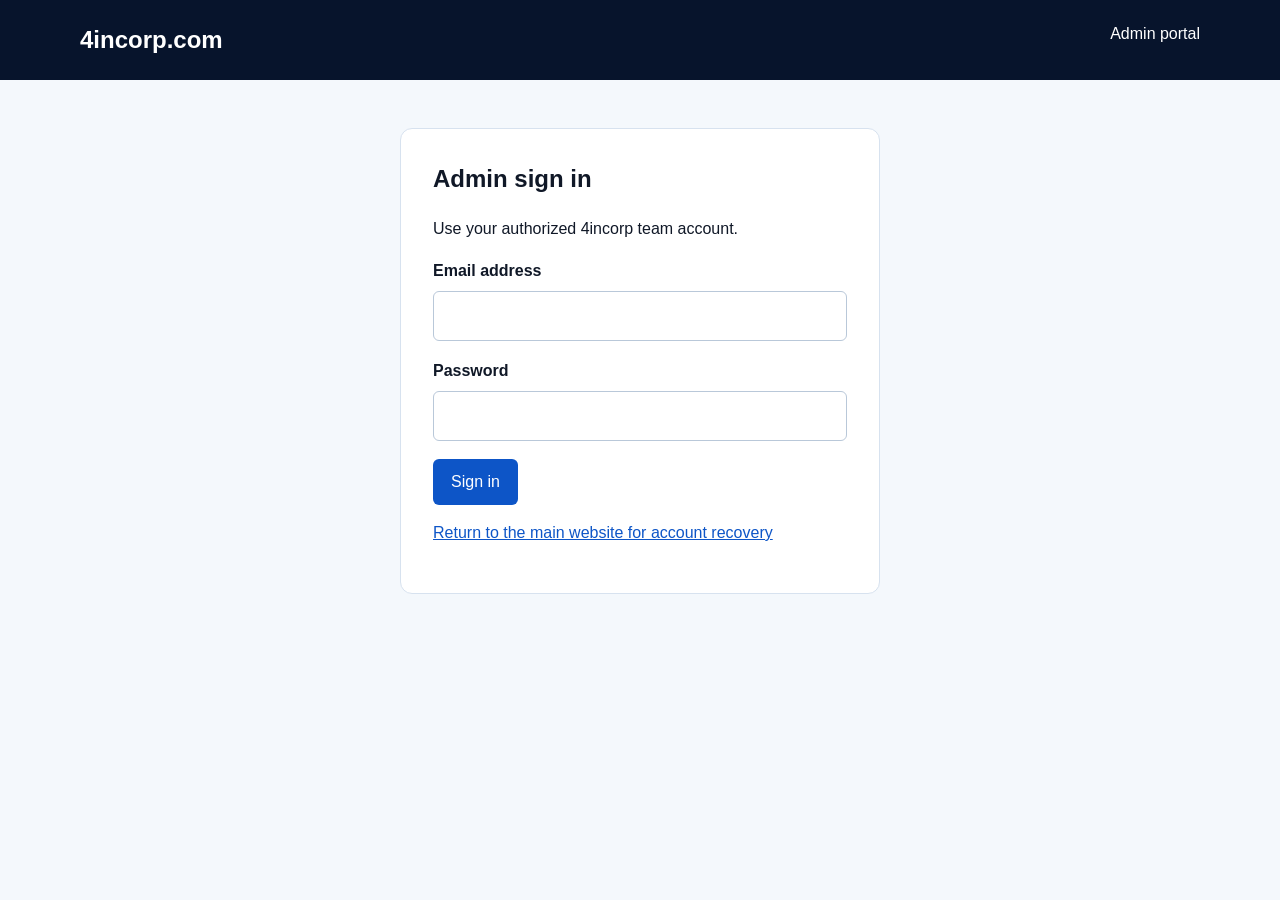
<file: admin.html>
<!doctype html>
<html lang="en"><head><meta charset="utf-8"><meta name="viewport" content="width=device-width,initial-scale=1">
<meta name="robots" content="noindex,nofollow"><title>4incorp | Admin Portal</title>
<link rel="stylesheet" href="/team-portal.css"><style>
main{max-width:1440px}.metrics{display:grid;grid-template-columns:repeat(auto-fit,minmax(180px,1fr));gap:16px;margin:24px 0}.metric{background:white;padding:22px;border:1px solid #d7e2ef;border-radius:10px}.metric strong{display:block;font-size:34px;color:#0d55c7}.metric span{color:#526173}.progress-grid{display:grid;grid-template-columns:repeat(auto-fit,minmax(180px,1fr));gap:16px}progress{width:100%;accent-color:#0d55c7}.filters,.task-form{display:grid;grid-template-columns:repeat(auto-fit,minmax(220px,1fr));gap:16px;align-items:end}.task-form{background:white;padding:20px;border-radius:10px}.task-form button{margin-bottom:18px}select{padding:12px;max-width:100%;border:1px solid #b9c8d9;border-radius:6px;font:inherit}h2{margin-top:36px}.overdue{background:#fff2ec}th{white-space:nowrap}#updated{color:#526173;font-size:14px}
</style></head>
<body data-role="admin"><header><a href="/">4incorp.com</a><span>Admin portal</span></header>
<main><section id="login"><h1>Admin sign in</h1><p>Use your authorized 4incorp team account.</p>
<form id="teamLogin"><label>Email address<input name="email" type="email" autocomplete="username" required></label>
<label>Password<input name="password" type="password" autocomplete="current-password" required></label>
<button type="submit">Sign in</button></form><p><a href="/#login">Return to the main website for account recovery</a></p></section>
<p id="notice" role="status" aria-live="polite"></p>
<section id="dashboard" hidden><div class="toolbar"><h1>Admin dashboard</h1><button id="refresh">Refresh</button><button id="logout">Sign out</button></div>
<p id="identity"></p><p id="updated"></p>
<div id="metrics" class="metrics"></div><h2>Application progress</h2><p>Current status distribution across all received applications.</p><div id="progress" class="progress-grid"></div>
<div class="filters"><label>Find an application<input id="search" type="search" placeholder="Business, reference, client or state"></label><label>Status<select id="statusFilter"><option value="">All statuses</option></select></label></div>
<div class="table"><table><thead><tr><th>Reference</th><th>Business</th><th>State</th><th>Type</th><th>Client</th><th>Status</th><th>Application owner</th><th>Received</th><th>Updated</th></tr></thead><tbody id="applications"></tbody></table></div>
<h2>Staff workload</h2><div class="table"><table><thead><tr><th>Name</th><th>Email</th><th>Open</th><th>In progress</th><th>Overdue</th><th>Completed</th></tr></thead><tbody id="staffWork"></tbody></table></div>
<h2>Assign a task</h2><form id="taskForm" class="task-form"><label>Application<select id="taskApplication" name="reference" required></select></label><label>Staff member<select id="taskStaff" name="staff_id" required></select></label><label>Task<input name="title" maxlength="200" placeholder="For example, review formation documents" required></label><label>Start date and time<input name="starts_at" type="datetime-local" required></label><label>Due date and time<input name="due_at" type="datetime-local" required></label><button type="submit">Assign task</button></form>
<h2>Task schedule</h2><p>Overdue tasks are highlighted. Updating a task does not change the business application's filing status.</p><div class="table"><table><thead><tr><th>Task</th><th>Application</th><th>Assigned to</th><th>Start</th><th>Due</th><th>Status</th><th>Updated</th></tr></thead><tbody id="taskRows"></tbody></table></div></section>
</main><script src="/config.js"></script><script src="/admin-progress.js"></script></body></html>
</file>
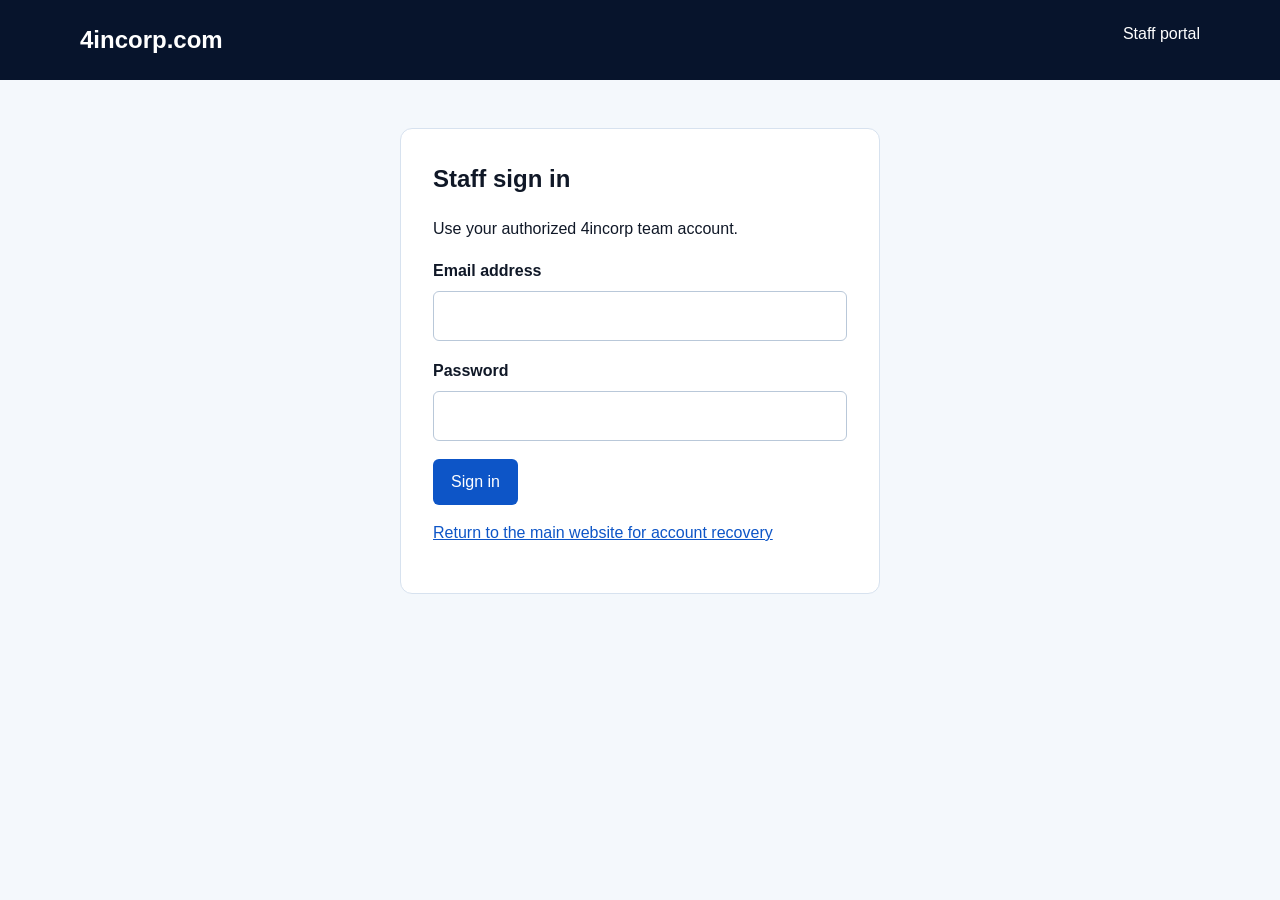
<file: staff.html>
<!doctype html>
<html lang="en"><head><meta charset="utf-8"><meta name="viewport" content="width=device-width,initial-scale=1">
<meta name="robots" content="noindex,nofollow"><title>4incorp | Staff Portal</title>
<link rel="stylesheet" href="/team-portal.css"><style>main{max-width:1440px}.metrics{display:grid;grid-template-columns:repeat(auto-fit,minmax(150px,1fr));gap:16px;margin:24px 0}.metric{padding:20px;background:white;border:1px solid #d7e2ef;border-radius:10px}.metric strong{display:block;font-size:32px;color:#0d55c7}.metric span,#updated{color:#526173}.filters{display:grid;grid-template-columns:repeat(auto-fit,minmax(220px,1fr));gap:16px}select,textarea{padding:12px;border:1px solid #b9c8d9;border-radius:6px;font:inherit;max-width:100%}progress{display:block;width:100px;accent-color:#0d55c7}h2{margin-top:32px}.overdue{background:#fff2ec}#taskEditor{padding:22px;background:white;border:1px solid #d7e2ef;border-radius:10px;margin-top:24px}th{white-space:nowrap}</style></head>
<body data-role="staff"><header><a href="/">4incorp.com</a><span>Staff portal</span></header>
<main><section id="login"><h1>Staff sign in</h1><p>Use your authorized 4incorp team account.</p>
<form id="teamLogin"><label>Email address<input name="email" type="email" autocomplete="username" required></label>
<label>Password<input name="password" type="password" autocomplete="current-password" required></label>
<button type="submit">Sign in</button></form><p><a href="/#login">Return to the main website for account recovery</a></p></section>
<p id="notice" role="status" aria-live="polite"></p>
<section id="dashboard" hidden><div class="toolbar"><h1>Staff dashboard</h1><button id="refresh">Refresh</button><button id="logout">Sign out</button></div>
<p id="identity"></p><p id="updated"></p><div id="metrics" class="metrics"></div>
<h2>My assigned tasks</h2><div class="filters"><label>Search tasks<input id="taskSearch" type="search" placeholder="Task or application reference"></label><label>Status<select id="taskFilter"><option value="">All statuses</option><option>Assigned</option><option>In progress</option><option>Blocked</option><option>Completed</option><option>Cancelled</option></select></label></div>
<div class="table"><table><thead><tr><th>Task</th><th>Application</th><th>Status</th><th>Progress</th><th>Start</th><th>Due</th><th>Latest work note</th><th>Updated</th><th>Action</th></tr></thead><tbody id="taskRows"></tbody></table></div>
<form id="taskEditor" hidden><h2 id="editingTitle">Update task</h2><input type="hidden" name="task_id"><input type="hidden" name="version"><div class="filters"><label>Status<select name="status" required><option>Assigned</option><option>In progress</option><option>Blocked</option><option>Completed</option></select></label><label>Progress (%)<input name="progress" type="number" min="0" max="100" step="1" required></label></div><label>Work note / blocker<textarea name="note" maxlength="2000" rows="3"></textarea></label><button type="submit">Save update</button> <button type="button" id="closeEditor">Cancel</button></form>
<h2>My active applications</h2><p>Direct assignments and applications linked to your open tasks. Filing status is separate from task progress.</p><div class="table"><table><thead><tr><th>Reference</th><th>Business</th><th>State</th><th>Client</th><th>Filing status</th><th>Updated</th></tr></thead><tbody id="applications"></tbody></table></div>
<h2>My permissions</h2><p>These rules apply to staff accounts and are enforced by the backend.</p><div class="table"><table><thead><tr><th>Action</th><th>Permission</th><th>Scope</th></tr></thead><tbody id="permissions"></tbody></table></div></section>
</main><script src="/config.js"></script><script src="/staff-progress.js"></script></body></html>
</file>
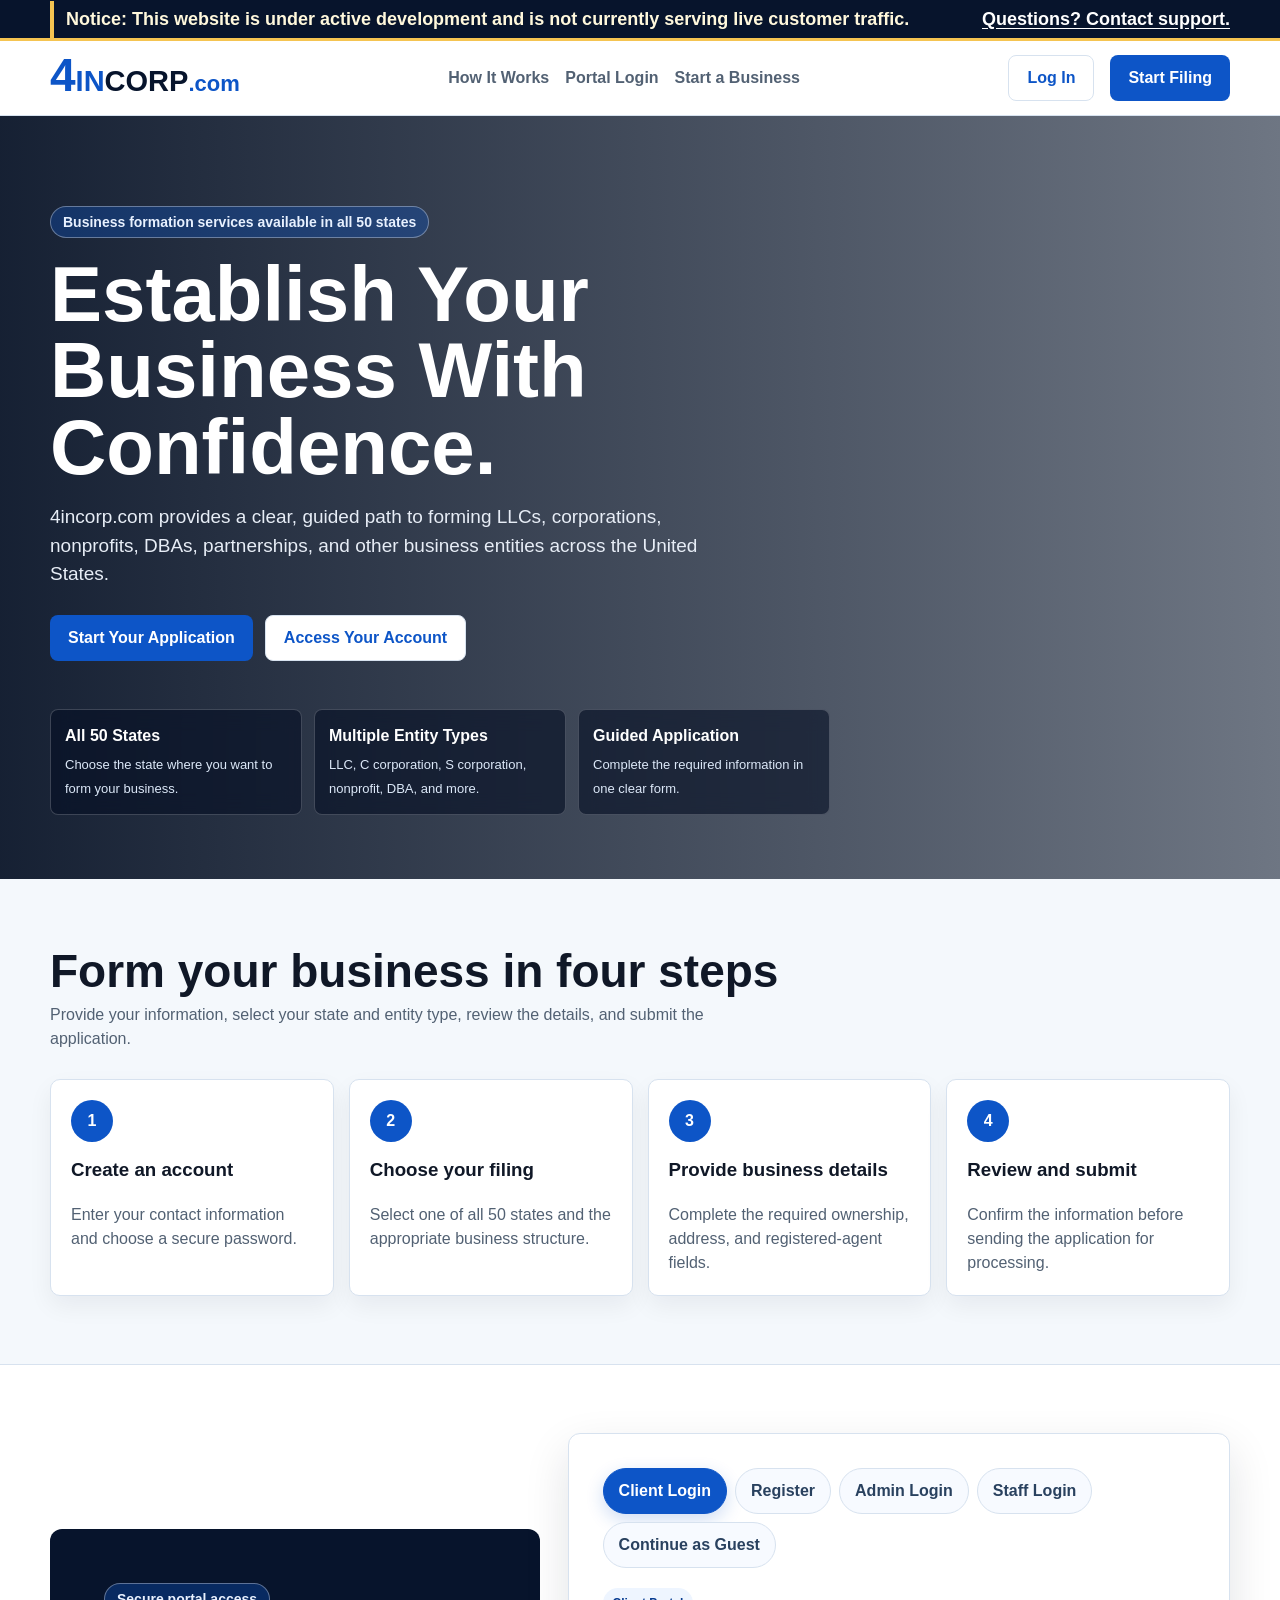
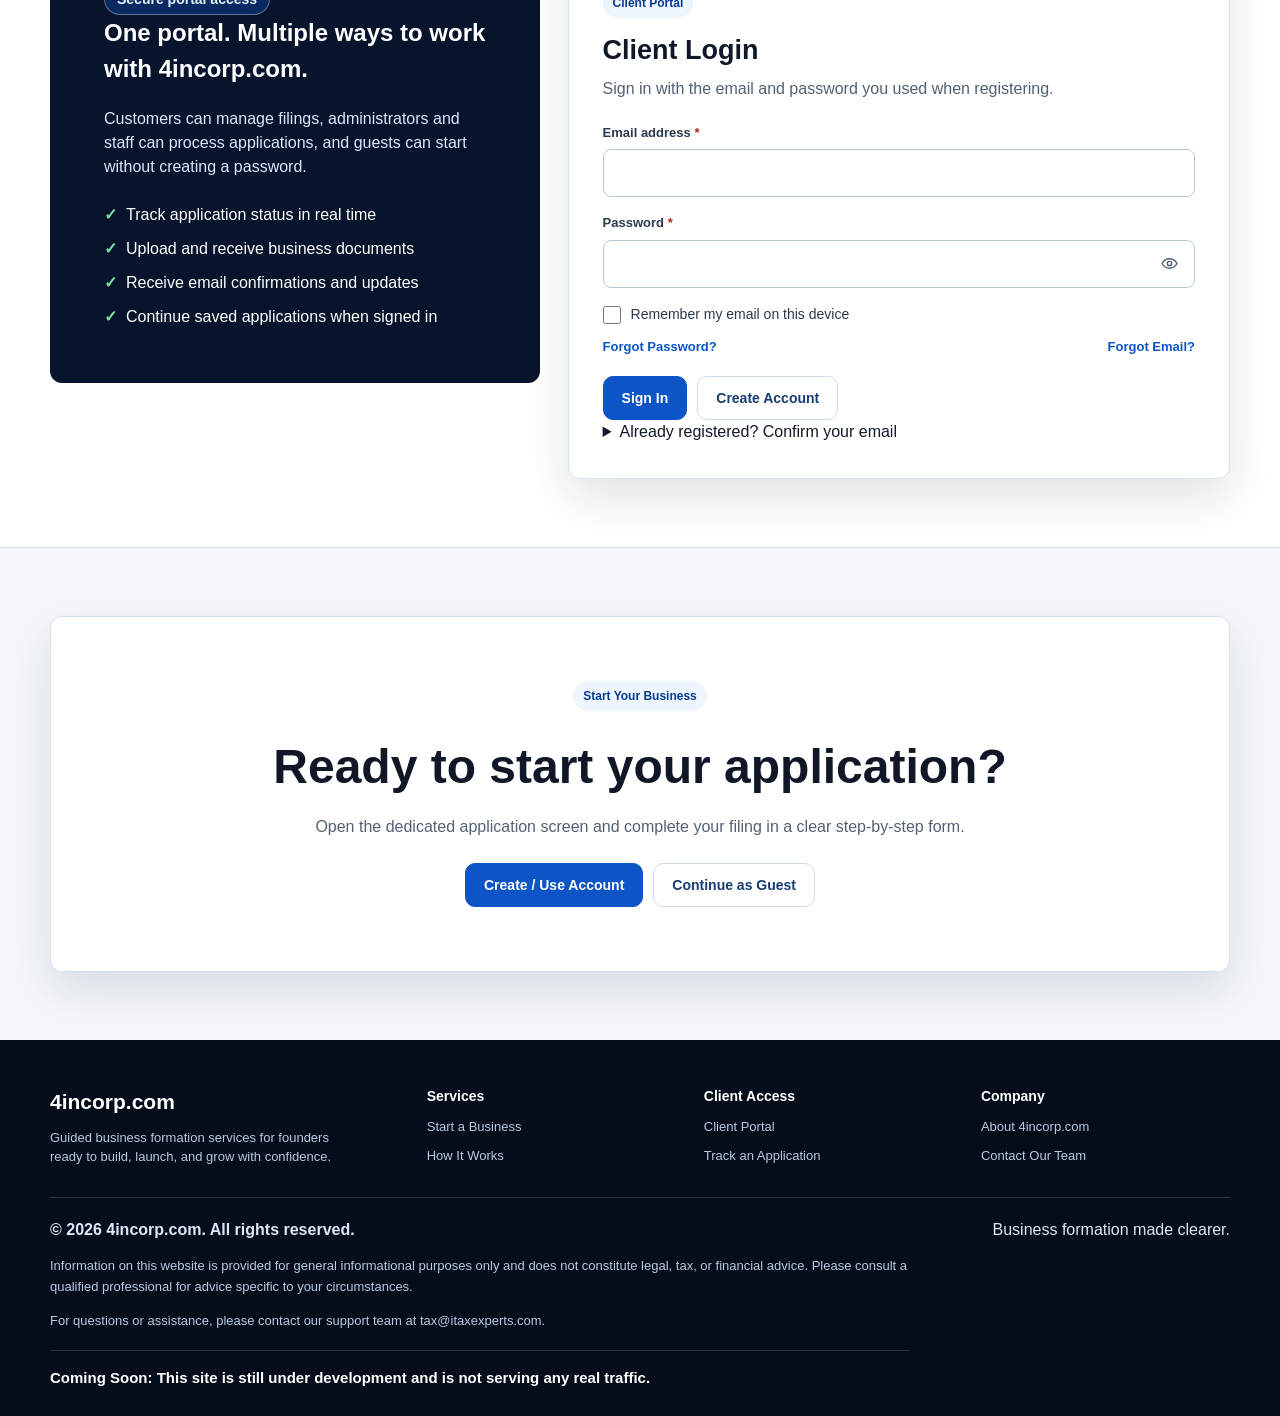
<file: registration-backup-20260906215406/4incorpindex.html>
<!doctype html>
<html lang="en">
  <head>
    <meta charset="utf-8" />
    <meta name="viewport" content="width=device-width, initial-scale=1" />
    <meta
      name="description"
      content="4incorp.com helps entrepreneurs form LLCs, corporations, nonprofits, DBAs, and other business entities in all 50 states."
    />
    <title>4incorp.com | Register Your Business. Build Your Future.</title>
    <style>
      :root {
        --ink: #101827;
        --muted: #526173;
        --line: #d7e2ef;
        --paper: #ffffff;
        --soft: #f4f8fc;
        --blue: #0d55c7;
        --blue-dark: #083c91;
        --green: #16834b;
        --danger: #b42318;
        --shadow: 0 18px 46px rgba(16, 24, 39, 0.12);
      }

      * {
        box-sizing: border-box;
      }

      html {
        scroll-behavior: smooth;
      }

      body {
        margin: 0;
        color: var(--ink);
        background: var(--soft);
        font-family: Arial, Helvetica, sans-serif;
        line-height: 1.5;
      }

      a {
        color: inherit;
        text-decoration: none;
      }

      button,
      input,
      select,
      textarea {
        font: inherit;
      }

      button,
      select,
      input[type="checkbox"] {
        cursor: pointer;
      }

      :focus-visible {
        outline: 3px solid rgba(13, 85, 199, 0.3);
        outline-offset: 2px;
      }

      .container {
        width: min(1180px, calc(100% - 32px));
        margin: 0 auto;
      }

      .site-header {
        position: sticky;
        top: 0;
        z-index: 30;
        background: rgba(255, 255, 255, 0.96);
        border-bottom: 1px solid var(--line);
        backdrop-filter: blur(14px);
      }

      .site-note {
        color: #fff8dc;
        background: #07142c;
        border-bottom: 3px solid #f5c451;
        font-size: 18px;
        font-weight: 800;
      }

      .site-note .container {
        min-height: 38px;
        display: flex;
        align-items: center;
        justify-content: space-between;
        gap: 14px;
      }

      .site-note a {
        color: #fff;
        text-decoration: underline;
        text-underline-offset: 3px;
      }

      .site-note .notice-text {
        border-left: 4px solid #f5c451;
        padding: 5px 0 5px 12px;
      }

      .nav {
        min-height: 74px;
        display: flex;
        align-items: center;
        justify-content: space-between;
        gap: 18px;
      }

      .brand {
        display: inline-flex;
        align-items: baseline;
        color: #07142c;
        font-size: 29px;
        font-weight: 900;
      }

      .brand .four {
        color: var(--blue);
        font-size: 46px;
        line-height: 1;
      }

      .brand .inc {
        color: var(--blue);
      }

      .brand small {
        color: var(--blue);
        font-size: 22px;
      }

      .nav-links,
      .nav-actions {
        display: flex;
        align-items: center;
        gap: 16px;
      }

      .nav-links {
        color: var(--muted);
        font-weight: 800;
      }

      .nav-links a:hover {
        color: var(--blue);
      }

      .primary,
      .secondary {
        min-height: 46px;
        display: inline-flex;
        align-items: center;
        justify-content: center;
        border: 0;
        border-radius: 8px;
        padding: 0 18px;
        font-weight: 900;
      }

      .primary {
        color: #fff;
        background: var(--blue);
      }

      .primary:hover {
        background: var(--blue-dark);
      }

      .secondary {
        color: var(--blue);
        border: 1px solid var(--line);
        background: #fff;
      }

      .secondary:hover {
        border-color: var(--blue);
        background: #f7faff;
      }

      .hero {
        min-height: 670px;
        display: grid;
        align-items: center;
        color: #fff;
        background:
          linear-gradient(90deg, rgba(5, 16, 36, 0.93), rgba(5, 16, 36, 0.56)),
          url("https://images.unsplash.com/photo-1554224155-6726b3ff858f?auto=format&fit=crop&w=1800&q=82")
            center/cover;
      }

      .hero-inner {
        padding: 90px 0 64px;
      }

      .hero-copy {
        max-width: 790px;
      }

      .eyebrow {
        display: inline-flex;
        align-items: center;
        min-height: 32px;
        border: 1px solid rgba(255, 255, 255, 0.34);
        border-radius: 999px;
        padding: 0 12px;
        color: #e8f1ff;
        background: rgba(13, 85, 199, 0.34);
        font-size: 14px;
        font-weight: 900;
      }

      h1,
      h2,
      h3,
      p {
        margin-top: 0;
      }

      h1 {
        margin: 18px 0;
        max-width: 790px;
        font-size: clamp(44px, 7vw, 78px);
        line-height: 0.98;
      }

      .hero p {
        max-width: 680px;
        color: #e7edf6;
        font-size: 19px;
      }

      .hero-actions {
        display: flex;
        flex-wrap: wrap;
        gap: 12px;
        margin-top: 26px;
      }

      .trust-row {
        display: grid;
        grid-template-columns: repeat(3, minmax(0, 1fr));
        gap: 12px;
        max-width: 780px;
        margin-top: 48px;
      }

      .trust-item {
        border: 1px solid rgba(255, 255, 255, 0.2);
        border-radius: 8px;
        padding: 14px;
        background: rgba(5, 16, 36, 0.62);
        backdrop-filter: blur(10px);
      }

      .trust-item strong {
        display: block;
        margin-bottom: 4px;
      }

      .trust-item span {
        color: #dce8f8;
        font-size: 13px;
      }

      .section {
        padding: 68px 0;
      }

      .section.alt {
        background: #fff;
        border-block: 1px solid var(--line);
      }

      .section-head {
        margin-bottom: 28px;
      }

      .section-head h2 {
        margin-bottom: 7px;
        font-size: clamp(30px, 4vw, 46px);
        line-height: 1.08;
      }

      .section-head p {
        max-width: 720px;
        margin-bottom: 0;
        color: var(--muted);
      }

      .step-grid {
        display: grid;
        grid-template-columns: repeat(4, minmax(0, 1fr));
        gap: 15px;
      }

      .step-card {
        border: 1px solid var(--line);
        border-radius: 10px;
        padding: 20px;
        background: #fff;
        box-shadow: 0 10px 24px rgba(16, 24, 39, 0.06);
      }

      .step-number {
        width: 42px;
        height: 42px;
        display: grid;
        place-items: center;
        margin-bottom: 14px;
        border-radius: 50%;
        color: #fff;
        background: var(--blue);
        font-weight: 900;
      }

      .step-card p {
        margin-bottom: 0;
        color: var(--muted);
      }

      .login-layout {
        display: grid;
        grid-template-columns: minmax(0, 0.85fr) minmax(340px, 1.15fr);
        gap: 28px;
        align-items: center;
      }

      .login-copy {
        border-radius: 12px;
        color: #fff;
        background: #07142c;
        padding: clamp(28px, 5vw, 54px);
      }

      .login-copy p {
        color: #dce8f8;
      }

      .check-list {
        display: grid;
        gap: 10px;
        margin-top: 24px;
      }

      .check-list span::before {
        content: "✓";
        margin-right: 9px;
        color: #77dfa7;
        font-weight: 900;
      }

      .card {
        border: 1px solid var(--line);
        border-radius: 12px;
        background: #fff;
        padding: clamp(22px, 4vw, 34px);
        box-shadow: var(--shadow);
      }

      .card h3 {
        margin-bottom: 6px;
        font-size: 27px;
      }

      .card-intro {
        margin-bottom: 22px;
        color: var(--muted);
      }

      .form-grid {
        display: grid;
        grid-template-columns: repeat(2, minmax(0, 1fr));
        gap: 16px;
      }

      .field {
        display: grid;
        gap: 7px;
      }

      .field.full,
      .form-actions,
      .form-message,
      .fieldset {
        grid-column: 1 / -1;
      }

      .field label,
      .field-label {
        color: #2b3a4c;
        font-size: 13px;
        font-weight: 900;
      }

      .required {
        color: var(--danger);
      }

      .field input,
      .field select,
      .field textarea {
        width: 100%;
        min-height: 48px;
        border: 1px solid #b9c8d9;
        border-radius: 8px;
        outline: 0;
        color: var(--ink);
        background: #fff;
        padding: 11px 12px;
      }

      .field textarea {
        min-height: 112px;
        resize: vertical;
      }

      .field input:focus,
      .field select:focus,
      .field textarea:focus {
        border-color: var(--blue);
        box-shadow: 0 0 0 3px rgba(13, 85, 199, 0.12);
      }

      .field input:user-invalid,
      .field select:user-invalid,
      .field textarea:user-invalid {
        border-color: var(--danger);
      }

      .hint {
        color: var(--muted);
        font-size: 12px;
      }

      .password-wrap {
        position: relative;
      }

      .password-wrap input {
        padding-right: 72px;
      }

      .show-password {
        position: absolute;
        right: 9px;
        top: 50%;
        border: 0;
        color: var(--blue);
        background: transparent;
        transform: translateY(-50%);
        font-size: 12px;
        font-weight: 900;
      }

      .check-field {
        display: flex;
        align-items: flex-start;
        gap: 10px;
        color: #2b3a4c;
        font-size: 14px;
      }

      .check-field input {
        width: 18px;
        height: 18px;
        margin: 2px 0 0;
        flex: 0 0 auto;
      }

      .form-actions {
        display: flex;
        align-items: center;
        flex-wrap: wrap;
        gap: 12px;
        margin-top: 4px;
      }

      .form-message {
        display: none;
        border-radius: 8px;
        padding: 12px 14px;
        font-weight: 700;
      }

      .form-message.success {
        display: block;
        color: #0b5f37;
        border: 1px solid #9bd4b8;
        background: #edf9f2;
      }

      .form-message.error {
        display: block;
        color: #8f1f17;
        border: 1px solid #e4aaa5;
        background: #fff1f0;
      }

      .application-shell {
        display: grid;
        grid-template-columns: minmax(0, 1fr) 300px;
        gap: 22px;
        align-items: start;
      }

      .application-card {
        padding: clamp(22px, 4vw, 38px);
      }

      .fieldset {
        min-width: 0;
        margin: 0;
        border: 0;
        border-top: 1px solid var(--line);
        padding: 26px 0 0;
      }

      .fieldset:first-of-type {
        border-top: 0;
        padding-top: 0;
      }

      .fieldset legend {
        width: 100%;
        margin-bottom: 16px;
        padding: 0;
        font-size: 21px;
        font-weight: 900;
      }

      .review-card {
        position: sticky;
        top: 94px;
        border: 1px solid var(--line);
        border-radius: 12px;
        background: #07142c;
        padding: 22px;
        color: #fff;
      }

      .review-card h3 {
        margin-bottom: 8px;
      }

      .review-card p {
        color: #cbd8eb;
        font-size: 14px;
      }

      .review-list {
        display: grid;
        gap: 11px;
        margin: 20px 0;
      }

      .review-list div {
        border-bottom: 1px solid rgba(255, 255, 255, 0.14);
        padding-bottom: 9px;
      }

      .review-list span {
        display: block;
        color: #9fb1ca;
        font-size: 11px;
        font-weight: 900;
        letter-spacing: 0.05em;
        text-transform: uppercase;
      }

      .review-list strong {
        display: block;
        margin-top: 2px;
        overflow-wrap: anywhere;
      }

      .review-card .primary {
        width: 100%;
      }

      .notice:empty {
        display: none;
      }

      .notice {
        margin-top: 18px;
        border-left: 4px solid var(--blue);
        border-radius: 4px;
        padding: 12px 14px;
        color: #314158;
        background: #eef5ff;
        font-size: 13px;
      }

      footer {
        color: #dce8f8;
        background: #050d1b;
        padding: 46px 0 26px;
      }

      .footer-grid {
        display: grid;
        grid-template-columns: 1.4fr repeat(3, minmax(0, 1fr));
        gap: 28px;
        padding-bottom: 30px;
      }

      .footer-brand {
        color: #fff;
        font-size: 21px;
        font-weight: 900;
      }

      .footer-copy,
      .footer-links a,
      .legal-note {
        color: #b9c9df;
        font-size: 13px;
      }

      .footer-copy { max-width: 310px; margin: 10px 0 0; }
      .footer-links { display: grid; gap: 9px; }
      .footer-links strong { color: #fff; font-size: 14px; }
      .footer-links a:hover { color: #fff; text-decoration: underline; }
      .footer-bottom { border-top: 1px solid rgba(255,255,255,.16); padding-top: 20px; }
      .legal-note { max-width: 860px; margin: 14px 0 0; line-height: 1.6; }
      .coming-soon-note {
        max-width: 860px;
        margin: 18px 0 0;
        border-top: 1px solid rgba(255,255,255,.16);
        padding-top: 16px;
        color: #fff;
        font-size: 15px;
        font-weight: 800;
      }

      .footer-row {
        display: flex;
        justify-content: space-between;
        gap: 18px;
        flex-wrap: wrap;
      }

      .toast {
        position: fixed;
        right: 18px;
        bottom: 18px;
        z-index: 50;
        max-width: min(390px, calc(100% - 36px));
        transform: translateY(24px);
        opacity: 0;
        pointer-events: none;
        color: #fff;
        background: #101827;
        border-radius: 8px;
        padding: 13px 16px;
        box-shadow: var(--shadow);
        transition: 0.18s ease;
      }

      .toast.show {
        transform: translateY(0);
        opacity: 1;
      }

      @media (max-width: 980px) {
        .nav-links {
          display: none;
        }

        .step-grid {
          grid-template-columns: repeat(2, minmax(0, 1fr));
        }

        .login-layout,
        .application-shell {
          grid-template-columns: 1fr;
        }

        .review-card {
          position: static;
        }
      }

      @media (max-width: 680px) {
        .nav {
          min-height: 66px;
        }

        .brand {
          font-size: 23px;
        }

        .brand .four {
          font-size: 37px;
        }

        .brand small {
          font-size: 17px;
        }

        .nav-actions .secondary {
          display: none;
        }

        .hero {
          min-height: 620px;
        }

        .hero-inner {
          padding: 64px 0 48px;
        }

        .hero-actions,
        .form-actions {
          display: grid;
        }

        .hero-actions .primary,
        .hero-actions .secondary,
        .form-actions .primary,
        .form-actions .secondary {
          width: 100%;
        }

        .trust-row,
        .step-grid,
        .form-grid {
          grid-template-columns: 1fr;
        }

        .site-note .container { min-height: 48px; }

        .footer-grid { grid-template-columns: 1fr; gap: 20px; }
      }


      /* Enhanced portal and application status experience */
      .portal-tabs { display:flex; gap:8px; flex-wrap:wrap; margin:0 0 20px; }
      .portal-tab { border:1px solid var(--line); background:#f7faff; color:#29415f; border-radius:999px; padding:10px 15px; font-weight:900; cursor:pointer; }
      .portal-tab.active { background:var(--blue); color:#fff; border-color:var(--blue); box-shadow:0 6px 18px rgba(13,85,199,.2); }
      .portal-pane { display:none; }
      .portal-pane.active { display:block; }
      .portal-badge { display:inline-flex; align-items:center; gap:7px; padding:6px 10px; border-radius:999px; background:#eef5ff; color:var(--blue-dark); font-size:12px; font-weight:900; margin-bottom:12px; }
      .guest-note { margin-top:12px; padding:12px 14px; border-radius:9px; background:#fff8e8; border:1px solid #efd69a; color:#6f530c; font-size:13px; }
      .status-section { background:linear-gradient(180deg,#f8fbff,#eef5ff); border-block:1px solid var(--line); }
      .status-shell { display:grid; grid-template-columns:minmax(0,1fr) 320px; gap:24px; align-items:start; }
      .status-card { border:1px solid var(--line); background:#fff; border-radius:14px; padding:28px; box-shadow:var(--shadow); }
      .status-header { display:flex; align-items:flex-start; justify-content:space-between; gap:16px; flex-wrap:wrap; margin-bottom:20px; }
      .status-chip { display:inline-flex; align-items:center; min-height:30px; border-radius:999px; padding:0 11px; color:#0b5f37; background:#edf9f2; border:1px solid #9bd4b8; font-size:12px; font-weight:900; }
      .status-track { position:relative; display:grid; grid-template-columns:repeat(5,minmax(0,1fr)); gap:10px; margin:26px 0 8px; }
      .status-step { text-align:center; position:relative; z-index:1; }
      .status-dot { width:42px; height:42px; display:grid; place-items:center; margin:0 auto 10px; border-radius:50%; background:#e9eef6; color:#68778a; border:3px solid #fff; box-shadow:0 0 0 1px #cfd9e5; font-weight:900; }
      .status-step.done .status-dot, .status-step.current .status-dot { background:var(--blue); color:#fff; box-shadow:0 0 0 1px var(--blue); }
      .status-step.current .status-dot { box-shadow:0 0 0 5px rgba(13,85,199,.12); }
      .status-step strong { display:block; font-size:13px; }
      .status-step span { color:var(--muted); font-size:11px; }
      .status-details { display:grid; grid-template-columns:repeat(2,minmax(0,1fr)); gap:12px; margin-top:22px; }
      .status-detail { border:1px solid var(--line); border-radius:10px; padding:14px; background:#fbfdff; }
      .status-detail span { display:block; color:var(--muted); font-size:11px; font-weight:900; text-transform:uppercase; letter-spacing:.05em; }
      .status-detail strong { display:block; margin-top:4px; }
      .timeline { display:grid; gap:14px; }
      .timeline-item { display:grid; grid-template-columns:12px 1fr; gap:12px; }
      .timeline-dot { width:10px; height:10px; border-radius:50%; background:var(--blue); margin-top:7px; }
      .timeline-item p { margin:2px 0 0; color:var(--muted); font-size:13px; }
      .backend-grid { display:grid; grid-template-columns:repeat(4,minmax(0,1fr)); gap:14px; }
      .backend-card { border:1px solid var(--line); border-radius:12px; background:#fff; padding:18px; }
      .backend-card strong { display:block; margin-bottom:6px; color:#102a4f; }
      .backend-card p { margin:0; color:var(--muted); font-size:13px; }
      .application-mode { display:flex; gap:10px; flex-wrap:wrap; margin-bottom:18px; }
      .mode-btn { border:1px solid var(--line); background:#fff; border-radius:9px; padding:10px 14px; font-weight:900; color:#29415f; }
      .mode-btn.active { background:#07142c; color:#fff; border-color:#07142c; }
      .guest-only-hint { display:none; }
      body.guest-mode .guest-only-hint { display:block; }
      body.guest-mode #accountPasswordField, body.guest-mode #confirmPasswordField { display:none; }
      .cancel-btn { color:#9f261e; border-color:#e8b8b3; }
      .cancel-btn:hover { background:#fff3f2; border-color:#cf7770; }
      @media (max-width:980px){ .status-shell{grid-template-columns:1fr;} .backend-grid{grid-template-columns:repeat(2,minmax(0,1fr));} }
      @media (max-width:680px){ .status-track{grid-template-columns:1fr; text-align:left;} .status-step{display:grid;grid-template-columns:48px 1fr;text-align:left;align-items:center;} .status-dot{margin:0;} .status-details,.backend-grid{grid-template-columns:1fr;} }

    
      /* Demo authenticated workspaces */
      .workspace {
        display: none;
        min-height: 100vh;
        background: #f4f8fc;
      }
      .workspace.active { display: block; }
      .workspace-topbar {
        position: sticky;
        top: 0;
        z-index: 40;
        background: #07142c;
        color: #fff;
        border-bottom: 1px solid rgba(255,255,255,.12);
      }
      .workspace-topbar .container {
        min-height: 72px;
        display: flex;
        align-items: center;
        justify-content: space-between;
        gap: 16px;
      }
      .workspace-user {
        display: flex;
        align-items: center;
        gap: 12px;
        flex-wrap: wrap;
      }
      .role-pill {
        display: inline-flex;
        align-items: center;
        min-height: 28px;
        padding: 0 10px;
        border-radius: 999px;
        background: rgba(255,255,255,.12);
        font-size: 12px;
        font-weight: 900;
      }
      .workspace-logout {
        border: 1px solid rgba(255,255,255,.25);
        background: transparent;
        color: #fff;
        border-radius: 8px;
        min-height: 40px;
        padding: 0 14px;
        font-weight: 900;
      }
      .workspace-body {
        padding: 34px 0 70px;
      }
      .workspace-heading {
        display: flex;
        align-items: flex-end;
        justify-content: space-between;
        gap: 18px;
        flex-wrap: wrap;
        margin-bottom: 24px;
      }
      .workspace-heading h2 { margin-bottom: 6px; }
      .workspace-heading p { margin-bottom: 0; color: var(--muted); }
      .metric-grid {
        display: grid;
        grid-template-columns: repeat(4,minmax(0,1fr));
        gap: 14px;
        margin-bottom: 22px;
      }
      .metric-card {
        background: #fff;
        border: 1px solid var(--line);
        border-radius: 12px;
        padding: 18px;
        box-shadow: 0 8px 20px rgba(16,24,39,.05);
      }
      .metric-card span {
        display: block;
        color: var(--muted);
        font-size: 12px;
        font-weight: 900;
        text-transform: uppercase;
        letter-spacing: .04em;
      }
      .metric-card strong {
        display: block;
        margin-top: 6px;
        font-size: 30px;
      }
      .workspace-grid {
        display: grid;
        grid-template-columns: minmax(0,1.5fr) minmax(280px,.7fr);
        gap: 18px;
      }
      .panel {
        background: #fff;
        border: 1px solid var(--line);
        border-radius: 12px;
        padding: 20px;
        box-shadow: 0 8px 20px rgba(16,24,39,.05);
      }
      .panel h3 { margin-bottom: 14px; }
      .table-wrap { overflow-x: auto; }
      .demo-table {
        width: 100%;
        border-collapse: collapse;
        min-width: 720px;
      }
      .demo-table th,
      .demo-table td {
        text-align: left;
        border-bottom: 1px solid var(--line);
        padding: 13px 10px;
        vertical-align: middle;
      }
      .demo-table th {
        color: var(--muted);
        font-size: 12px;
        text-transform: uppercase;
        letter-spacing: .04em;
      }
      .demo-table tr:last-child td { border-bottom: 0; }
      .tiny-status {
        display: inline-flex;
        align-items: center;
        min-height: 26px;
        padding: 0 9px;
        border-radius: 999px;
        background: #eef5ff;
        color: var(--blue-dark);
        font-size: 11px;
        font-weight: 900;
      }
      .tiny-status.green { background:#edf9f2; color:#0b5f37; }
      .tiny-status.orange { background:#fff8e8; color:#6f530c; }
      .action-link {
        border: 0;
        background: transparent;
        color: var(--blue);
        font-weight: 900;
        padding: 0;
        cursor: pointer;
      }
      .quick-list {
        display: grid;
        gap: 11px;
      }
      .quick-item {
        border: 1px solid var(--line);
        border-radius: 10px;
        padding: 13px;
        background: #fbfdff;
      }
      .quick-item strong { display:block; margin-bottom:3px; }
      .quick-item span { color:var(--muted); font-size:12px; }
      .workspace-note {
        margin-top: 18px;
        padding: 12px 14px;
        border-radius: 9px;
        background: #fff8e8;
        border: 1px solid #efd69a;
        color: #6f530c;
        font-size: 13px;
      }
      .demo-credentials {
        margin-top: 14px;
        padding: 12px 14px;
        border-radius: 9px;
        background: #eef5ff;
        border: 1px solid #bfd4f6;
        color: #173d72;
        font-size: 13px;
      }
      .demo-credentials code {
        font-family: Consolas, monospace;
        font-weight: 700;
      }
      @media (max-width:980px) {
        .metric-grid { grid-template-columns: repeat(2,minmax(0,1fr)); }
        .workspace-grid { grid-template-columns: 1fr; }
      }
      @media (max-width:680px) {
        .metric-grid { grid-template-columns: 1fr; }
      }

    
      .manager-overlay{
        position:fixed; inset:0; z-index:100;
        display:none; align-items:center; justify-content:center;
        padding:24px; background:rgba(5,13,27,.68);
      }
      .manager-overlay.show{display:flex;}
      .manager-modal{
        width:min(1000px,100%); max-height:90vh; overflow:auto;
        background:#fff; border-radius:14px; border:1px solid var(--line);
        box-shadow:var(--shadow);
      }
      .manager-head{
        position:sticky; top:0; z-index:2;
        display:flex; justify-content:space-between; align-items:center; gap:16px;
        padding:18px 22px; background:#fff; border-bottom:1px solid var(--line);
      }
      .manager-head h3{margin:0;}
      .manager-close{
        width:38px;height:38px;border:1px solid var(--line);border-radius:8px;
        background:#fff;font-size:22px;font-weight:900;
      }
      .manager-body{padding:22px;}
      .manager-toolbar{
        display:flex;gap:10px;flex-wrap:wrap;align-items:center;margin-bottom:16px;
      }
      .manager-toolbar input,.manager-toolbar select{
        min-height:42px;border:1px solid #b9c8d9;border-radius:8px;padding:9px 11px;background:#fff;
      }
      .mini-form{
        display:grid;grid-template-columns:repeat(3,minmax(0,1fr));gap:12px;
        padding:16px;border:1px solid var(--line);border-radius:10px;background:#fbfdff;margin-bottom:18px;
      }
      .mini-form .field{gap:5px;}
      .mini-form .full{grid-column:1/-1;}
      .small-btn{
        border:1px solid var(--line);background:#fff;border-radius:7px;padding:7px 10px;
        color:var(--blue);font-weight:900;cursor:pointer;
      }
      .small-btn.danger{color:#9f261e;border-color:#e8b8b3;}
      .small-btn.primary-mini{color:#fff;background:var(--blue);border-color:var(--blue);}
      .manager-table{width:100%;border-collapse:collapse;min-width:760px;}
      .manager-table th,.manager-table td{
        text-align:left;padding:11px 9px;border-bottom:1px solid var(--line);vertical-align:middle;
      }
      .manager-table th{font-size:11px;color:var(--muted);text-transform:uppercase;letter-spacing:.04em;}
      .manager-table select,.manager-table input{
        min-height:36px;border:1px solid #c8d5e4;border-radius:7px;padding:6px 8px;background:#fff;
      }
      .modal-message{
        margin:0 0 14px;padding:10px 12px;border-radius:8px;background:#eef5ff;color:#173d72;
        display:none;font-weight:700;font-size:13px;
      }
      .modal-message.show{display:block;}
      @media(max-width:680px){.manager-overlay{padding:10px;align-items:flex-start}.mini-form{grid-template-columns:1fr}}


      .manager-nav-left{
        display:flex;
        align-items:center;
        gap:12px;
        min-width:0;
      }
      .manager-back{
        width:38px;
        min-width:38px;
        height:38px;
        display:none;
        align-items:center;
        justify-content:center;
        border:1px solid #d7e2ef;
        border-radius:10px;
        background:#ffffff;
        color:#173d72;
        cursor:pointer;
        padding:0;
        flex:0 0 auto;
        box-shadow:0 3px 10px rgba(16,24,39,.05);
        transition:.15s ease;
      }
      .manager-back.show{display:inline-flex;}
      .manager-back:hover{
        border-color:var(--blue);
        background:#f4f8ff;
        color:var(--blue);
        transform:translateX(-1px);
      }
      .manager-back svg{
        width:21px;
        height:21px;
        display:block;
      }
        .manager-back{padding:0 10px;min-width:40px;}
      }


      .manager-savebar{
        position:sticky;
        bottom:0;
        z-index:3;
        display:none;
        align-items:center;
        justify-content:space-between;
        gap:14px;
        margin:22px -22px -22px;
        padding:14px 22px;
        border-top:1px solid var(--line);
        background:rgba(255,255,255,.97);
        backdrop-filter:blur(10px);
      }
      .manager-savebar.show{display:flex;}
      .manager-save-status{
        display:none;
        align-items:center;
        gap:8px;
        color:#0b5f37;
        font-weight:800;
        font-size:13px;
      }
      .manager-save-status.show{display:flex;}
      .manager-save-status::before{
        content:"✓";
        width:22px;
        height:22px;
        display:grid;
        place-items:center;
        border-radius:50%;
        color:#fff;
        background:#16834b;
        font-size:13px;
      }
      .manager-save-btn{
        min-height:42px;
        border:0;
        border-radius:8px;
        padding:0 18px;
        background:var(--blue);
        color:#fff;
        font-weight:900;
        cursor:pointer;
      }
      .manager-save-btn:hover{background:var(--blue-dark);}
      @media(max-width:680px){
        .manager-savebar{
          align-items:stretch;
          flex-direction:column;
        }
        .manager-save-btn{width:100%;}
      }


      /* Polished action buttons */
      .form-actions{
        gap:10px;
      }
      .form-actions > button{
        min-height:44px;
        border-radius:10px;
        padding:0 18px;
        font-size:14px;
        font-weight:800;
        box-shadow:none;
      }
      .form-actions .primary{
        background:var(--blue);
        color:#fff;
        border:1px solid var(--blue);
      }
      .form-actions .secondary{
        background:#fff;
        color:#173d72;
        border:1px solid #cfdbea;
      }
      .form-actions .secondary:hover{
        background:#f7faff;
        border-color:#9fb7d8;
      }
      .form-actions .cancel-btn{
        background:#fff;
        color:#a1261d;
        border:1px solid #efc2bd;
      }
      .form-actions .cancel-btn:hover{
        background:#fff7f6;
        border-color:#d98d86;
      }

      .manager-savebar{
        margin:24px -22px -22px;
        padding:14px 22px;
        background:#fff;
        border-top:1px solid var(--line);
        box-shadow:0 -8px 18px rgba(16,24,39,.035);
      }
      .manager-save-btn{
        min-width:150px;
        min-height:44px;
        border-radius:10px;
        padding:0 20px;
        box-shadow:none;
      }
      .manager-save-status{
        min-height:32px;
      }

      /* Keep application detail actions on one clean row where possible */
      .manager-body .form-actions{
        display:flex;
        align-items:center;
        flex-wrap:wrap;
        margin-top:22px !important;
      }

      @media(max-width:680px){
        .manager-body .form-actions{
          display:grid;
          grid-template-columns:1fr;
        }
        .manager-body .form-actions > button{
          width:100%;
        }
        .manager-savebar{
          margin:20px -22px -22px;
          padding:14px 18px;
        }
      }


      /* Dedicated application screen */
      .application-page{
        display:none;
        position:fixed;
        inset:0;
        z-index:80;
        overflow-y:auto;
        background:var(--soft);
      }
      .application-page.active{display:block;}
      .application-page-topbar{
        position:sticky;
        top:0;
        z-index:5;
        color:#fff;
        background:#07142c;
        border-bottom:1px solid rgba(255,255,255,.12);
      }
      .application-page-nav{
        min-height:68px;
        display:grid;
        grid-template-columns:1fr auto 1fr;
        align-items:center;
        gap:14px;
      }
      .application-page-back{
        justify-self:start;
        min-height:40px;
        display:inline-flex;
        align-items:center;
        gap:7px;
        border:1px solid rgba(255,255,255,.2);
        border-radius:9px;
        padding:0 13px;
        color:#fff;
        background:rgba(255,255,255,.06);
        font-weight:800;
        cursor:pointer;
      }
      .application-page-back:hover{background:rgba(255,255,255,.12);}
      .application-page-back svg{width:20px;height:20px;}
      .application-page-brand{
        font-size:20px;
        white-space:nowrap;
      }
      .application-page-mode{
        justify-self:end;
        display:inline-flex;
        min-height:30px;
        align-items:center;
        border-radius:999px;
        padding:0 11px;
        background:rgba(255,255,255,.1);
        font-size:12px;
        font-weight:900;
      }
      .application-page-body{
        padding-bottom:70px;
      }
      .application-page-body .section{
        padding-top:42px;
      }
      .application-page-body .application-mode{
        margin-bottom:24px;
      }
      @media(max-width:680px){
        .application-page-nav{
          grid-template-columns:auto 1fr;
        }
        .application-page-brand{justify-self:center;}
        .application-page-mode{display:none;}
        .application-page-back span{display:none;}
        .application-page-back{
          width:40px;
          padding:0;
          justify-content:center;
        }
      }


      /* Auth recovery + password visibility */
      .auth-links{
        display:flex;
        align-items:center;
        justify-content:space-between;
        gap:12px;
        flex-wrap:wrap;
        grid-column:1/-1;
        margin-top:-4px;
      }
      .auth-link{
        border:0;
        background:transparent;
        color:var(--blue);
        font-weight:800;
        padding:0;
        cursor:pointer;
        font-size:13px;
      }
      .auth-link:hover{text-decoration:underline;}
      .password-box{
        position:relative;
      }
      .password-box input{
        padding-right:48px;
      }
      .eye-toggle{
        position:absolute;
        top:50%;
        right:10px;
        transform:translateY(-50%);
        width:32px;
        height:32px;
        display:grid;
        place-items:center;
        border:0;
        border-radius:7px;
        background:transparent;
        color:#526173;
        cursor:pointer;
      }
      .eye-toggle:hover{
        background:#f1f5f9;
        color:var(--blue);
      }
      .eye-toggle svg{
        width:19px;
        height:19px;
      }
      .recovery-shell{
        display:none;
        margin-top:18px;
        border-top:1px solid var(--line);
        padding-top:18px;
      }
      .recovery-shell.active{display:block;}
      .otp-row{
        display:grid;
        grid-template-columns:repeat(6,44px);
        gap:8px;
        justify-content:start;
      }
      .otp-input{
        width:44px !important;
        height:48px;
        min-height:48px !important;
        text-align:center;
        font-size:20px;
        font-weight:900;
        padding:0 !important;
      }
      .demo-code{
        display:none;
        margin-top:12px;
        border:1px dashed #9fb7d8;
        border-radius:8px;
        padding:10px 12px;
        background:#f7faff;
        color:#173d72;
        font-size:13px;
      }
      .demo-code.show{display:block;}
      .recovered-email{
        margin-top:12px;
        padding:12px 14px;
        border-radius:8px;
        background:#edf9f2;
        border:1px solid #9bd4b8;
        color:#0b5f37;
        font-weight:800;
      }
      @media(max-width:680px){
        .otp-row{
          grid-template-columns:repeat(6,40px);
          gap:6px;
        }
        .otp-input{
          width:40px !important;
        }
      }

</style>
  </head>
  <body>
    <div class="site-note" role="note">
      <div class="container">
        <span class="notice-text"><strong>Notice:</strong> This website is under active development and is not currently serving live customer traffic.</span>
        <a href="mailto:tax@itaxexperts.com">Questions? Contact support.</a>
      </div>
    </div>
    <header class="site-header">
      <div class="container nav">
        <a class="brand" href="#top" aria-label="4incorp.com home">
          <span class="four">4</span><span class="inc">IN</span>CORP<small>.com</small>
        </a>
        <nav class="nav-links" aria-label="Primary navigation">
          <a href="#how-it-works">How It Works</a>
          <a href="#login">Portal Login</a>
          <a href="#start-business">Start a Business</a>
        </nav>
        <div class="nav-actions">
          <a class="secondary" href="#login">Log In</a>
          <button class="primary" type="button" onclick="openApplicationPage('account')">Start Filing</button>
        </div>
      </div>
    </header>

    <main id="top">
      <section class="hero">
        <div class="container hero-inner">
          <div class="hero-copy">
            <span class="eyebrow">Business formation services available in all 50 states</span>
            <h1>Establish Your Business With Confidence.</h1>
            <p>
              4incorp.com provides a clear, guided path to forming LLCs, corporations,
              nonprofits, DBAs, partnerships, and other business entities across the United States.
            </p>
            <div class="hero-actions">
              <button class="primary" type="button" onclick="openApplicationPage('account')">Start Your Application</button>
              <a class="secondary" href="#login">Access Your Account</a>
            </div>
          </div>

          <div class="trust-row" aria-label="Service highlights">
            <div class="trust-item">
              <strong>All 50 States</strong>
              <span>Choose the state where you want to form your business.</span>
            </div>
            <div class="trust-item">
              <strong>Multiple Entity Types</strong>
              <span>LLC, C corporation, S corporation, nonprofit, DBA, and more.</span>
            </div>
            <div class="trust-item">
              <strong>Guided Application</strong>
              <span>Complete the required information in one clear form.</span>
            </div>
          </div>
        </div>
      </section>

      <section class="section" id="how-it-works">
        <div class="container">
          <div class="section-head">
            <h2>Form your business in four steps</h2>
            <p>Provide your information, select your state and entity type, review the details, and submit the application.</p>
          </div>
          <div class="step-grid">
            <article class="step-card">
              <div class="step-number">1</div>
              <h3>Create an account</h3>
              <p>Enter your contact information and choose a secure password.</p>
            </article>
            <article class="step-card">
              <div class="step-number">2</div>
              <h3>Choose your filing</h3>
              <p>Select one of all 50 states and the appropriate business structure.</p>
            </article>
            <article class="step-card">
              <div class="step-number">3</div>
              <h3>Provide business details</h3>
              <p>Complete the required ownership, address, and registered-agent fields.</p>
            </article>
            <article class="step-card">
              <div class="step-number">4</div>
              <h3>Review and submit</h3>
              <p>Confirm the information before sending the application for processing.</p>
            </article>
          </div>
        </div>
      </section>

      <section class="section alt" id="login">
        <div class="container login-layout">
          <div class="login-copy">
            <span class="eyebrow">Secure portal access</span>
            <h2>One portal. Multiple ways to work with 4incorp.com.</h2>
            <p>Customers can manage filings, administrators and staff can process applications, and guests can start without creating a password.</p>
            <div class="check-list">
              <span>Track application status in real time</span>
              <span>Upload and receive business documents</span>
              <span>Receive email confirmations and updates</span>
              <span>Continue saved applications when signed in</span>
            </div>
          </div>

          <div class="card">
            <div class="portal-tabs" role="tablist" aria-label="Login type">
              <button class="portal-tab active" type="button" data-portal="user">Client Login</button>
              <button class="portal-tab" type="button" data-portal="register">Register</button>
              <button class="portal-tab" type="button" data-portal="admin">Admin Login</button>
              <button class="portal-tab" type="button" data-portal="staff">Staff Login</button>
              <button class="portal-tab" type="button" data-portal="guest">Continue as Guest</button>
            </div>

            <form class="portal-pane active" id="userLoginForm" data-portal-pane="user" autocomplete="off" novalidate>
              <span class="portal-badge">Client Portal</span><h3>Client Login</h3>
              <p class="card-intro">Sign in with the email and password you used when registering.</p>
              
              <div class="form-grid">
                <div class="field full"><label>Email address <span class="required">*</span></label><input name="email" type="email" autocomplete="off" data-1p-ignore="true" data-lpignore="true" required></div>
                <div class="field full">
                  <label>Password <span class="required">*</span></label>
                  <div class="password-box">
                    <input id="userLoginPassword" name="password" type="password" autocomplete="off" data-1p-ignore="true" data-lpignore="true" minlength="8" required>
                    <button class="eye-toggle" type="button" data-eye-for="userLoginPassword" aria-label="Show password"></button>
                  </div>
                </div>
                <label class="check-field full"><input type="checkbox"><span>Remember my email on this device</span></label>
                <div class="auth-links">
                  <button class="auth-link" type="button" id="forgotPasswordBtn">Forgot Password?</button>
                  <button class="auth-link" type="button" id="forgotEmailBtn">Forgot Email?</button>
                </div>
                <div class="form-message" role="status"></div>
                <div class="form-actions"><button class="primary" type="submit">Sign In</button><button class="secondary" type="button" onclick="activatePortalTab('register')">Create Account</button></div>
              </div>
            </form>


            <form class="portal-pane" id="registerForm" data-portal-pane="register" novalidate>
              <span class="portal-badge">Create Account</span>
              <h3>Client Registration</h3>
              <p class="card-intro">Create your account first, then sign in to access your dashboard and saved applications.</p>
              <div class="form-grid">
                <div class="field">
                  <label>First name <span class="required">*</span></label>
                  <input name="firstName" required>
                </div>
                <div class="field">
                  <label>Last name <span class="required">*</span></label>
                  <input name="lastName" required>
                </div>
                <div class="field full">
                  <label>Email address <span class="required">*</span></label>
                  <input name="email" type="email" autocomplete="email" required>
                </div>
                <div class="field full">
                  <label>Phone number <span class="required">*</span></label>
                  <input name="phone" type="tel" required>
                </div>
                <div class="field">
                  <label>Password <span class="required">*</span></label>
                  <div class="password-box">
                    <input id="registerPassword" name="password" type="password" minlength="8" autocomplete="new-password" required>
                    <button class="eye-toggle" type="button" data-eye-for="registerPassword" aria-label="Show password"></button>
                  </div>
                </div>
                <div class="field">
                  <label>Confirm password <span class="required">*</span></label>
                  <div class="password-box">
                    <input id="registerConfirmPassword" name="confirmPassword" type="password" minlength="8" autocomplete="new-password" required>
                    <button class="eye-toggle" type="button" data-eye-for="registerConfirmPassword" aria-label="Show password"></button>
                  </div>
                </div>
                <div class="form-message" role="status"></div>
                <div class="form-actions">
                  <button class="primary" type="submit">Create Account</button>
                  <button class="secondary" type="button" id="goToUserLogin">Already have an account?</button>
                </div>
              </div>
            </form>
            <form class="portal-pane" id="adminLoginForm" data-portal-pane="admin" novalidate>
              <span class="portal-badge">Restricted Access</span><h3>Administrator Login</h3>
              <p class="card-intro">Manage clients, applications, documents, staff assignments, payments, and status updates.</p>
              <div class="demo-credentials"><strong>Frontend demo credentials</strong><br>Email: <code>admin@4incorp.com</code><br>Password: <code>Admin@123</code></div>
              <div class="form-grid">
                <div class="field full"><label>Admin email <span class="required">*</span></label><input name="email" type="email" required></div>
                <div class="field full"><label>Password <span class="required">*</span></label><input name="password" type="password" minlength="8" required></div>
                <div class="form-message" role="status"></div>
                <div class="form-actions"><button class="primary" type="submit">Admin Sign In</button></div>
              </div>
            </form>

            <form class="portal-pane" id="staffLoginForm" data-portal-pane="staff" novalidate>
              <span class="portal-badge">Staff Workspace</span><h3>Staff Login</h3>
              <p class="card-intro">Review assigned applications, request documents, add notes, and update filing progress.</p>
              <div class="demo-credentials"><strong>Frontend demo credentials</strong><br>Email: <code>staff@4incorp.com</code><br>Password: <code>Staff@123</code></div>
              <div class="form-grid">
                <div class="field full"><label>Staff email <span class="required">*</span></label><input name="email" type="email" required></div>
                <div class="field full"><label>Password <span class="required">*</span></label><input name="password" type="password" minlength="8" required></div>
                <div class="form-message" role="status"></div>
                <div class="form-actions"><button class="primary" type="submit">Staff Sign In</button></div>
              </div>
            </form>

            <div class="portal-pane" data-portal-pane="guest">
              <span class="portal-badge">One-Time Guest</span><h3>Continue Without an Account</h3>
              <p class="card-intro">Use 4incorp.com as a one-time guest. No login, password, account creation, or saved credentials are required.</p>
              <div class="guest-note"><strong>How it works:</strong> Open the application, enter only the information needed for your filing, submit it, save your reference number, and exit. Your contact details are application information — not login credentials.</div>
              <div class="form-actions" style="margin-top:18px"><button class="primary" id="continueGuest" type="button">Start One-Time Application</button></div>
            </div>
          
            <div class="recovery-shell" id="forgotPasswordPanel">
              <span class="portal-badge">Password Recovery</span>
              <h3>Forgot Password</h3>
              <p class="card-intro">Enter your registered email. A 6-digit verification code will be sent to that email.</p>

              <div id="forgotPasswordStep1">
                <div class="form-grid">
                  <div class="field full">
                    <label>Registered email <span class="required">*</span></label>
                    <input id="forgotPasswordEmail" type="email" placeholder="name@example.com">
                  </div>
                  <div class="form-actions">
                    <button class="primary" type="button" id="sendPasswordCode">Send 6-Digit Code</button>
                    <button class="secondary" type="button" data-close-recovery>Cancel</button>
                  </div>
                </div>
              </div>

              <div id="forgotPasswordStep2" style="display:none">
                <div class="field full">
                  <label>Enter verification code</label>
                  <div class="otp-row" id="passwordOtpRow">
                    <input class="otp-input" inputmode="numeric" maxlength="1">
                    <input class="otp-input" inputmode="numeric" maxlength="1">
                    <input class="otp-input" inputmode="numeric" maxlength="1">
                    <input class="otp-input" inputmode="numeric" maxlength="1">
                    <input class="otp-input" inputmode="numeric" maxlength="1">
                    <input class="otp-input" inputmode="numeric" maxlength="1">
                  </div>
                  <div class="demo-code" id="passwordDemoCode"></div>
                </div>
                <div class="form-actions" style="margin-top:14px">
                  <button class="primary" type="button" id="verifyPasswordCode">Verify Code</button>
                  <button class="secondary" type="button" id="resendPasswordCode">Resend Code</button>
                </div>
              </div>

              <div id="forgotPasswordStep3" style="display:none">
                <div class="form-grid">
                  <div class="field">
                    <label>New password</label>
                    <div class="password-box">
                      <input id="newResetPassword" type="password" minlength="8">
                      <button class="eye-toggle" type="button" data-eye-for="newResetPassword" aria-label="Show password"></button>
                    </div>
                  </div>
                  <div class="field">
                    <label>Confirm new password</label>
                    <div class="password-box">
                      <input id="confirmResetPassword" type="password" minlength="8">
                      <button class="eye-toggle" type="button" data-eye-for="confirmResetPassword" aria-label="Show password"></button>
                    </div>
                  </div>
                  <div class="form-message" id="resetPasswordMessage"></div>
                  <div class="form-actions">
                    <button class="primary" type="button" id="saveNewPassword">Update Password</button>
                    <button class="secondary" type="button" data-close-recovery>Cancel</button>
                  </div>
                </div>
              </div>
            </div>

            <div class="recovery-shell" id="forgotEmailPanel">
              <span class="portal-badge">Email Recovery</span>
              <h3>Forgot Email</h3>
              <p class="card-intro">Enter the phone number used during registration. A 6-digit verification code will be used to confirm the account before showing the registered email.</p>

              <div id="forgotEmailStep1">
                <div class="form-grid">
                  <div class="field full">
                    <label>Registered phone number <span class="required">*</span></label>
                    <input id="forgotEmailPhone" type="tel" placeholder="Phone number">
                  </div>
                  <div class="form-actions">
                    <button class="primary" type="button" id="sendEmailRecoveryCode">Send 6-Digit Code</button>
                    <button class="secondary" type="button" data-close-recovery>Cancel</button>
                  </div>
                </div>
              </div>

              <div id="forgotEmailStep2" style="display:none">
                <div class="field full">
                  <label>Enter verification code</label>
                  <div class="otp-row" id="emailOtpRow">
                    <input class="otp-input" inputmode="numeric" maxlength="1">
                    <input class="otp-input" inputmode="numeric" maxlength="1">
                    <input class="otp-input" inputmode="numeric" maxlength="1">
                    <input class="otp-input" inputmode="numeric" maxlength="1">
                    <input class="otp-input" inputmode="numeric" maxlength="1">
                    <input class="otp-input" inputmode="numeric" maxlength="1">
                  </div>
                  <div class="demo-code" id="emailDemoCode"></div>
                </div>
                <div class="form-actions" style="margin-top:14px">
                  <button class="primary" type="button" id="verifyEmailRecoveryCode">Verify Code</button>
                  <button class="secondary" type="button" id="resendEmailRecoveryCode">Resend Code</button>
                </div>
              </div>

              <div id="forgotEmailStep3" style="display:none">
                <div class="recovered-email" id="recoveredEmail"></div>
                <div class="form-actions" style="margin-top:14px">
                  <button class="primary" type="button" id="backToLoginFromEmail">Back to Login</button>
                </div>
              </div>
            </div>

          </div>
        </div>
      </section>

      <section class="section" id="start-business">
        <div class="container">
          <div class="card" style="text-align:center;padding:clamp(34px,6vw,64px)">
            <span class="portal-badge">Start Your Business</span>
            <h2 style="font-size:clamp(32px,5vw,48px);margin:8px 0 12px">Ready to start your application?</h2>
            <p style="max-width:680px;margin:0 auto 24px;color:var(--muted)">
              Open the dedicated application screen and complete your filing in a clear step-by-step form.
            </p>
            <div class="form-actions" style="justify-content:center">
              <button class="primary" type="button" onclick="openApplicationPage('account')">Create / Use Account</button>
              <button class="secondary" type="button" onclick="openApplicationPage('guest')">Continue as Guest</button>
            </div>
          </div>
        </div>
      </section>
</main>


    
    <section class="application-page" id="applicationPage" aria-label="Business formation application">
      <div class="application-page-topbar">
        <div class="container application-page-nav">
          <button class="application-page-back" type="button" onclick="closeApplicationPage()" aria-label="Go back">
            <svg viewBox="0 0 24 24" aria-hidden="true">
              <path d="M14.5 6.5 9 12l5.5 5.5" fill="none" stroke="currentColor" stroke-width="2.3" stroke-linecap="round" stroke-linejoin="round"/>
            </svg>
            <span>Back</span>
          </button>
          <strong class="application-page-brand">4incorp.com</strong>
          <span class="application-page-mode" id="applicationPageMode">Application</span>
        </div>
      </div>
      <div class="application-page-body">
<div class="container">
          <div class="section-head">
            <h2>Business formation application</h2>
            <p>Complete the required information below. Review your details before submitting.</p>
          </div>

          <div class="application-shell">
            <form class="card application-card" id="applicationForm" novalidate>
              <div class="application-mode" aria-label="Application account mode">
                <button class="mode-btn active" type="button" data-mode="account">Create / Use Account</button>
                <button class="mode-btn" type="button" data-mode="guest">One-Time Guest</button>
              </div>
              <div class="guest-note guest-only-hint"><strong>One-time guest application:</strong> no password or account is required. Complete the filing information, submit the application, save your reference number, and you are done.</div>

              <div class="form-grid">
                <fieldset class="fieldset">
                  <legend>1. Customer information</legend>
                  <div class="form-grid">
                    <div class="field">
                      <label for="firstName">First name <span class="required">*</span></label>
                      <input id="firstName" name="firstName" autocomplete="given-name" required />
                    </div>
                    <div class="field">
                      <label for="lastName">Last name <span class="required">*</span></label>
                      <input id="lastName" name="lastName" autocomplete="family-name" required />
                    </div>
                    <div class="field">
                      <label for="customerEmail">Contact email <span class="required">*</span></label>
                      <input id="customerEmail" name="customerEmail" type="email" autocomplete="email" required /><span class="hint">Used for this application only when continuing as a guest; it is not a login credential.</span>
                    </div>
                    <div class="field">
                      <label for="phone">Contact phone number <span class="required">*</span></label>
                      <input
                        id="phone"
                        name="phone"
                        type="tel"
                        autocomplete="tel"
                        inputmode="tel"
                        placeholder="(555) 555-5555"
                        pattern="[0-9()+.\s-]{10,}"
                        required
                      />
                    </div>
                    <div class="field" id="accountPasswordField">
                      <label for="accountPassword">Create account password <span class="required">*</span></label>
                      <div class="password-wrap">
                        <input
                          id="accountPassword"
                          name="accountPassword"
                          type="password"
                          autocomplete="new-password"
                          minlength="8"
                          required
                        />
                        <button class="show-password" type="button" data-password-target="accountPassword">Show</button>
                      </div>
                      <span class="hint">Use at least 8 characters.</span>
                    </div>
                    <div class="field" id="confirmPasswordField">
                      <label for="confirmPassword">Confirm password <span class="required">*</span></label>
                      <div class="password-wrap">
                        <input
                          id="confirmPassword"
                          name="confirmPassword"
                          type="password"
                          autocomplete="new-password"
                          minlength="8"
                          required
                        />
                        <button class="show-password" type="button" data-password-target="confirmPassword">Show</button>
                      </div>
                    </div>
                  </div>
                </fieldset>

                <fieldset class="fieldset">
                  <legend>2. Business filing details</legend>
                  <div class="form-grid">
                    <div class="field">
                      <label for="businessType">Business type <span class="required">*</span></label>
                      <select id="businessType" name="businessType" required>
                        <option value="">Select a business type</option>
                        <option>Limited Liability Company (LLC)</option>
                        <option>Professional LLC (PLLC)</option>
                        <option>Series LLC</option>
                        <option>Corporation (Corp. / Inc.)</option>
                        <option>C Corporation (C Corp)</option>
                        <option>S Corporation (S Corp)</option>
                        <option>Professional Corporation (PC)</option>
                        <option>Benefit Corporation (B Corp)</option>
                        <option>Nonprofit Corporation</option>
                        <option>Doing Business As (DBA)</option>
                        <option>General Partnership</option>
                        <option>Limited Partnership (LP)</option>
                        <option>Limited Liability Partnership (LLP)</option>
                        <option>Sole Proprietorship</option>
                      </select>
                    </div>
                    <div class="field">
                      <label for="formationState">Formation state <span class="required">*</span></label>
                      <select id="formationState" name="formationState" required>
                        <option value="">Select a state</option>
                        <option value="AL">Alabama</option>
                        <option value="AK">Alaska</option>
                        <option value="AZ">Arizona</option>
                        <option value="AR">Arkansas</option>
                        <option value="CA">California</option>
                        <option value="CO">Colorado</option>
                        <option value="CT">Connecticut</option>
                        <option value="DE">Delaware</option>
                        <option value="FL">Florida</option>
                        <option value="GA">Georgia</option>
                        <option value="HI">Hawaii</option>
                        <option value="ID">Idaho</option>
                        <option value="IL">Illinois</option>
                        <option value="IN">Indiana</option>
                        <option value="IA">Iowa</option>
                        <option value="KS">Kansas</option>
                        <option value="KY">Kentucky</option>
                        <option value="LA">Louisiana</option>
                        <option value="ME">Maine</option>
                        <option value="MD">Maryland</option>
                        <option value="MA">Massachusetts</option>
                        <option value="MI">Michigan</option>
                        <option value="MN">Minnesota</option>
                        <option value="MS">Mississippi</option>
                        <option value="MO">Missouri</option>
                        <option value="MT">Montana</option>
                        <option value="NE">Nebraska</option>
                        <option value="NV">Nevada</option>
                        <option value="NH">New Hampshire</option>
                        <option value="NJ">New Jersey</option>
                        <option value="NM">New Mexico</option>
                        <option value="NY">New York</option>
                        <option value="NC">North Carolina</option>
                        <option value="ND">North Dakota</option>
                        <option value="OH">Ohio</option>
                        <option value="OK">Oklahoma</option>
                        <option value="OR">Oregon</option>
                        <option value="PA">Pennsylvania</option>
                        <option value="RI">Rhode Island</option>
                        <option value="SC">South Carolina</option>
                        <option value="SD">South Dakota</option>
                        <option value="TN">Tennessee</option>
                        <option value="TX">Texas</option>
                        <option value="UT">Utah</option>
                        <option value="VT">Vermont</option>
                        <option value="VA">Virginia</option>
                        <option value="WA">Washington</option>
                        <option value="WV">West Virginia</option>
                        <option value="WI">Wisconsin</option>
                        <option value="WY">Wyoming</option>
                      </select>
                    </div>
                    <div class="field full">
                      <label for="preferredName">Preferred business name <span class="required">*</span></label>
                      <input
                        id="preferredName"
                        name="preferredName"
                        placeholder="Example: Bright Future Consulting LLC"
                        maxlength="120"
                        required
                      />
                    </div>
                    <div class="field full">
                      <label for="alternateName">Alternate business name</label>
                      <input
                        id="alternateName"
                        name="alternateName"
                        placeholder="A second choice if your preferred name is unavailable"
                        maxlength="120"
                      />
                    </div>
                    <div class="field">
                      <label for="owners">Number of owners <span class="required">*</span></label>
                      <input id="owners" name="owners" type="number" min="1" max="1000" value="1" required />
                    </div>
                    <div class="field">
                      <label for="management">Management structure <span class="required">*</span></label>
                      <select id="management" name="management" required>
                        <option value="">Select a structure</option>
                        <option>Owner or member managed</option>
                        <option>Manager managed</option>
                        <option>Board and officers</option>
                        <option>General partners</option>
                        <option>Not sure — I need guidance</option>
                      </select>
                    </div>
                    <div class="field">
                      <label for="startDate">Expected start date <span class="required">*</span></label>
                      <input id="startDate" name="startDate" type="date" required />
                    </div>
                    <div class="field">
                      <label for="einHelp">Do you need EIN assistance? <span class="required">*</span></label>
                      <select id="einHelp" name="einHelp" required>
                        <option value="">Select one</option>
                        <option>Yes</option>
                        <option>No</option>
                        <option>Not sure</option>
                      </select>
                    </div>
                    <div class="field full">
                      <label for="businessPurpose">Business purpose or activity <span class="required">*</span></label>
                      <textarea
                        id="businessPurpose"
                        name="businessPurpose"
                        maxlength="800"
                        placeholder="Briefly describe the products or services the business will provide."
                        required
                      ></textarea>
                    </div>
                  </div>
                </fieldset>

                <fieldset class="fieldset">
                  <legend>3. Principal business address</legend>
                  <div class="form-grid">
                    <div class="field full">
                      <label for="streetAddress">Street address <span class="required">*</span></label>
                      <input id="streetAddress" name="streetAddress" autocomplete="street-address" required />
                    </div>
                    <div class="field">
                      <label for="city">City <span class="required">*</span></label>
                      <input id="city" name="city" autocomplete="address-level2" required />
                    </div>
                    <div class="field">
                      <label for="addressState">State <span class="required">*</span></label>
                      <select id="addressState" name="addressState" autocomplete="address-level1" required>
                        <option value="">Select a state</option>
                        <option value="AL">Alabama</option>
                        <option value="AK">Alaska</option>
                        <option value="AZ">Arizona</option>
                        <option value="AR">Arkansas</option>
                        <option value="CA">California</option>
                        <option value="CO">Colorado</option>
                        <option value="CT">Connecticut</option>
                        <option value="DE">Delaware</option>
                        <option value="FL">Florida</option>
                        <option value="GA">Georgia</option>
                        <option value="HI">Hawaii</option>
                        <option value="ID">Idaho</option>
                        <option value="IL">Illinois</option>
                        <option value="IN">Indiana</option>
                        <option value="IA">Iowa</option>
                        <option value="KS">Kansas</option>
                        <option value="KY">Kentucky</option>
                        <option value="LA">Louisiana</option>
                        <option value="ME">Maine</option>
                        <option value="MD">Maryland</option>
                        <option value="MA">Massachusetts</option>
                        <option value="MI">Michigan</option>
                        <option value="MN">Minnesota</option>
                        <option value="MS">Mississippi</option>
                        <option value="MO">Missouri</option>
                        <option value="MT">Montana</option>
                        <option value="NE">Nebraska</option>
                        <option value="NV">Nevada</option>
                        <option value="NH">New Hampshire</option>
                        <option value="NJ">New Jersey</option>
                        <option value="NM">New Mexico</option>
                        <option value="NY">New York</option>
                        <option value="NC">North Carolina</option>
                        <option value="ND">North Dakota</option>
                        <option value="OH">Ohio</option>
                        <option value="OK">Oklahoma</option>
                        <option value="OR">Oregon</option>
                        <option value="PA">Pennsylvania</option>
                        <option value="RI">Rhode Island</option>
                        <option value="SC">South Carolina</option>
                        <option value="SD">South Dakota</option>
                        <option value="TN">Tennessee</option>
                        <option value="TX">Texas</option>
                        <option value="UT">Utah</option>
                        <option value="VT">Vermont</option>
                        <option value="VA">Virginia</option>
                        <option value="WA">Washington</option>
                        <option value="WV">West Virginia</option>
                        <option value="WI">Wisconsin</option>
                        <option value="WY">Wyoming</option>
                      </select>
                    </div>
                    <div class="field">
                      <label for="zip">ZIP code <span class="required">*</span></label>
                      <input
                        id="zip"
                        name="zip"
                        autocomplete="postal-code"
                        inputmode="numeric"
                        pattern="\d{5}(-\d{4})?"
                        placeholder="12345"
                        required
                      />
                    </div>
                    <div class="field">
                      <label for="agentChoice">Registered agent <span class="required">*</span></label>
                      <select id="agentChoice" name="agentChoice" required>
                        <option value="">Select one</option>
                        <option>I already have a registered agent</option>
                        <option>I need registered-agent service</option>
                        <option>I need help deciding</option>
                      </select>
                    </div>
                  </div>
                </fieldset>

                <fieldset class="fieldset">
                  <legend>4. Review and authorization</legend>
                  <div class="form-grid">
                    <div class="field full">
                      <label for="additionalNotes">Additional notes</label>
                      <textarea
                        id="additionalNotes"
                        name="additionalNotes"
                        maxlength="1000"
                        placeholder="Tell us about any special filing needs or questions."
                      ></textarea>
                    </div>
                    <label class="check-field full">
                      <input id="accuracyConsent" name="accuracyConsent" type="checkbox" required />
                      <span>
                        I confirm that the information entered is accurate to the best of my knowledge.
                        <span class="required">*</span>
                      </span>
                    </label>
                    <label class="check-field full">
                      <input id="contactConsent" name="contactConsent" type="checkbox" required />
                      <span>
                        I authorize 4incorp.com to contact me about this application.
                        <span class="required">*</span>
                      </span>
                    </label>
                    <div class="form-message" id="applicationMessage" role="status" aria-live="polite"></div>
                    <div class="form-actions">
                      <button class="primary" type="submit">Review and Submit Application</button>
                      <button class="secondary" id="clearApplication" type="button">Clear Form</button>
                    </div>
                  </div>
                </fieldset>
              </div>


            </form>

            <aside class="review-card" aria-label="Application summary">
              <h3>Application Summary</h3>
              <p>Your selections will appear here as you complete the form.</p>
              <div class="review-list">
                <div>
                  <span>Customer</span>
                  <strong id="reviewCustomer">Not entered</strong>
                </div>
                <div>
                  <span>Business name</span>
                  <strong id="reviewName">Not entered</strong>
                </div>
                <div>
                  <span>Business type</span>
                  <strong id="reviewType">Not selected</strong>
                </div>
                <div>
                  <span>Formation state</span>
                  <strong id="reviewState">Not selected</strong>
                </div>
                <div>
                  <span>Registered agent</span>
                  <strong id="reviewAgent">Not selected</strong>
                </div>
              </div>
              <button class="primary" id="reviewButton" type="button">Check Required Fields</button>
            </aside>
          </div>
        </div>
      </div>
    </section>


    <!-- FRONTEND DEMO WORKSPACES -->
    <section class="workspace" id="userWorkspace" aria-label="Client dashboard">
      <div class="workspace-topbar">
        <div class="container">
          <div class="workspace-user">
            <strong>4incorp.com</strong>
            <span class="role-pill">CLIENT PORTAL</span>
            <span id="loggedInUserEmail">Client</span>
          </div>
          <button class="workspace-logout" type="button" onclick="closeManager();closeWorkspaces()">Log Out</button>
        </div>
      </div>
      <div class="container workspace-body">
        <div class="workspace-heading">
          <div><h2>Client Dashboard</h2><p>Manage your applications, status, documents, and messages.</p></div>
          <button class="primary" type="button" onclick="openApplicationPage('account','user')">Start New Application</button>
        </div>
        <div class="metric-grid">
          <div class="metric-card"><span>Applications</span><strong>2</strong></div>
          <div class="metric-card"><span>In Process</span><strong>1</strong></div>
          <div class="metric-card"><span>Completed</span><strong>1</strong></div>
          <div class="metric-card"><span>Unread Messages</span><strong>2</strong></div>
        </div>
        <div class="workspace-grid">
          <div class="panel">
            <h3>My Applications</h3>
            <div class="table-wrap">
              <table class="demo-table">
                <thead><tr><th>Reference</th><th>Business</th><th>State</th><th>Status</th><th>Action</th></tr></thead>
                <tbody>
                  <tr><td>4INC-24081301</td><td>Bright Future Consulting LLC</td><td>Delaware</td><td><span class="tiny-status">In Process</span></td><td><button class="action-link" type="button" onclick="beginUserRoute('application','4INC-24081301')">View</button></td></tr>
                  <tr><td>4INC-24060118</td><td>North Star Media LLC</td><td>Wyoming</td><td><span class="tiny-status green">Completed</span></td><td><button class="action-link" type="button" onclick="beginUserRoute('documents','4INC-24060118')">Documents</button></td></tr>
                </tbody>
              </table>
            </div>
          </div>
          <aside class="panel">
            <h3>Quick Access</h3>
            <div class="quick-list">
              <button class="quick-item action-link" type="button" onclick="beginUserRoute('documents','')"><strong>Documents</strong><span>View uploaded and completed filing documents.</span></button>
              <button class="quick-item action-link" type="button" onclick="beginUserRoute('messages','')"><strong>Messages</strong><span>2 unread messages from the formation team.</span></button>
              <button class="quick-item action-link" type="button" onclick="beginUserRoute('profile','')"><strong>Profile</strong><span>Update your contact information.</span></button>
            </div>
          </aside>
        </div>
        <div class="workspace-note">Frontend demo only. These dashboard values are sample data until a backend is connected.</div>
      </div>
    </section>

    <section class="workspace" id="adminWorkspace" aria-label="Admin dashboard">
      <div class="workspace-topbar">
        <div class="container">
          <div class="workspace-user">
            <strong>4incorp.com</strong>
            <span class="role-pill">ADMIN</span>
            <span>admin@4incorp.com</span>
          </div>
          <button class="workspace-logout" type="button" onclick="closeManager();closeWorkspaces()">Log Out</button>
        </div>
      </div>
      <div class="container workspace-body">
        <div class="workspace-heading">
          <div><h2>Admin Dashboard</h2><p>Manage applications, clients, staff, documents, payments, and filing status.</p></div>
          <button class="secondary" type="button" onclick="openManager('applications')">Filter Applications</button>
        </div>
        <div class="metric-grid">
          <div class="metric-card"><span>Total Applications</span><strong>128</strong></div>
          <div class="metric-card"><span>Under Review</span><strong>19</strong></div>
          <div class="metric-card"><span>In Process</span><strong>34</strong></div>
          <div class="metric-card"><span>Completed</span><strong>75</strong></div>
        </div>
        <div class="workspace-grid">
          <div class="panel">
            <h3>Recent Applications</h3>
            <div class="table-wrap">
              <table class="demo-table">
                <thead><tr><th>Reference</th><th>Customer</th><th>Business</th><th>Assigned Staff</th><th>Status</th><th>Action</th></tr></thead>
                <tbody>
                  <tr><td>4INC-24081301</td><td>Alex Morgan</td><td>Bright Future Consulting LLC</td><td>Sarah M.</td><td><span class="tiny-status">In Process</span></td><td><button class="action-link" type="button" onclick="openManager('application','4INC-24081301')">Manage</button></td></tr>
                  <tr><td>4INC-24081302</td><td>Jamie Lee</td><td>JL Ventures Inc.</td><td>Unassigned</td><td><span class="tiny-status orange">Under Review</span></td><td><button class="action-link" type="button" onclick="openManager('application','4INC-24081302')">Manage</button></td></tr>
                  <tr><td>4INC-24081303</td><td>Chris Allen</td><td>Allen Creative LLC</td><td>Mike T.</td><td><span class="tiny-status green">Completed</span></td><td><button class="action-link" type="button" onclick="openManager('application','4INC-24081303')">Manage</button></td></tr>
                </tbody>
              </table>
            </div>
          </div>
          <aside class="panel">
            <h3>Administration</h3>
            <div class="quick-list">
              <button class="quick-item action-link" type="button" onclick="openManager('clients')"><strong>Manage Clients</strong><span>Clients and account access.</span></button>
              <button class="quick-item action-link" type="button" onclick="openManager('staff')"><strong>Manage Staff</strong><span>Staff accounts and assignments.</span></button>
              <button class="quick-item action-link" type="button" onclick="openManager('payments')"><strong>Payments</strong><span>Payment and refund status.</span></button>
              <button class="quick-item action-link" type="button" onclick="openManager('documents')"><strong>Documents</strong><span>Customer and formation documents.</span></button>
            </div>
          </aside>
        </div>
        <div class="workspace-note">Frontend demo only. Admin actions currently show UI feedback and do not persist data.</div>
      </div>
    </section>

    <section class="workspace" id="staffWorkspace" aria-label="Staff dashboard">
      <div class="workspace-topbar">
        <div class="container">
          <div class="workspace-user">
            <strong>4incorp.com</strong>
            <span class="role-pill">STAFF</span>
            <span>staff@4incorp.com</span>
          </div>
          <button class="workspace-logout" type="button" onclick="closeManager();closeWorkspaces()">Log Out</button>
        </div>
      </div>
      <div class="container workspace-body">
        <div class="workspace-heading">
          <div><h2>Staff Dashboard</h2><p>Review assigned applications, request documents, add notes, and update filing progress.</p></div>
          <button class="secondary" type="button" onclick="openStaffManager('assigned','')">My Assigned Work</button>
        </div>
        <div class="metric-grid">
          <div class="metric-card"><span>Assigned</span><strong>18</strong></div>
          <div class="metric-card"><span>Needs Review</span><strong>6</strong></div>
          <div class="metric-card"><span>Waiting on Customer</span><strong>4</strong></div>
          <div class="metric-card"><span>Completed Today</span><strong>3</strong></div>
        </div>
        <div class="workspace-grid">
          <div class="panel">
            <h3>Assigned Applications</h3>
            <div class="table-wrap">
              <table class="demo-table">
                <thead><tr><th>Reference</th><th>Business</th><th>Customer</th><th>Status</th><th>Next Action</th></tr></thead>
                <tbody>
                  <tr><td>4INC-24081301</td><td>Bright Future Consulting LLC</td><td>Alex Morgan</td><td><span class="tiny-status">In Process</span></td><td><button class="action-link" type="button" onclick="openStaffManager('application','4INC-24081301')">Open</button></td></tr>
                  <tr><td>4INC-24081277</td><td>Green Path Services LLC</td><td>Taylor Reed</td><td><span class="tiny-status orange">Documents Needed</span></td><td><button class="action-link" type="button" onclick="openStaffManager('request-docs','')">Request Docs</button></td></tr>
                  <tr><td>4INC-24081219</td><td>Summit Labs Inc.</td><td>Jordan Hill</td><td><span class="tiny-status">Under Review</span></td><td><button class="action-link" type="button" onclick="openStaffManager('note','')">Add Note</button></td></tr>
                </tbody>
              </table>
            </div>
          </div>
          <aside class="panel">
            <h3>Staff Tools</h3>
            <div class="quick-list">
              <button class="quick-item action-link" type="button" onclick="openStaffManager('status','')"><strong>Update Status</strong><span>Move an application through the filing workflow.</span></button>
              <button class="quick-item action-link" type="button" onclick="openStaffManager('request-docs','')"><strong>Request Documents</strong><span>Ask a customer for missing files.</span></button>
              <button class="quick-item action-link" type="button" onclick="openStaffManager('note','')"><strong>Internal Notes</strong><span>Add staff-only notes to an application.</span></button>
              <button class="quick-item action-link" type="button" onclick="openStaffManager('message','')"><strong>Message Customer</strong><span>Send an application-related message.</span></button>
            </div>
          </aside>
        </div>
        <div class="workspace-note">Frontend demo only. Staff actions are visual placeholders until APIs are connected.</div>
      </div>
    </section>

    <footer>
      <div class="container">
        <div class="footer-grid">
          <div>
            <div class="footer-brand">4incorp.com</div>
            <p class="footer-copy">Guided business formation services for founders ready to build, launch, and grow with confidence.</p>
          </div>
          <div class="footer-links">
            <strong>Services</strong>
            <a href="#start-business">Start a Business</a>
            <a href="#how-it-works">How It Works</a>
          </div>
          <div class="footer-links">
            <strong>Client Access</strong>
            <a href="#login">Client Portal</a>
            <a href="#login">Track an Application</a>
          </div>
          <div class="footer-links">
            <strong>Company</strong>
            <a href="#top">About 4incorp.com</a>
            <a href="#start-business">Contact Our Team</a>
          </div>
        </div>
        <div class="footer-bottom">
          <div class="footer-row">
            <strong>© 2026 4incorp.com. All rights reserved.</strong>
            <span>Business formation made clearer.</span>
          </div>
          <p class="legal-note">Information on this website is provided for general informational purposes only and does not constitute legal, tax, or financial advice. Please consult a qualified professional for advice specific to your circumstances.</p>
          <p class="legal-note">For questions or assistance, please contact our support team at <a href="mailto:tax@itaxexperts.com">tax@itaxexperts.com</a>.</p>
          <p class="coming-soon-note"><strong>Coming Soon:</strong> This site is still under development and is not serving any real traffic.</p>
        </div>
      </div>
    </footer>

    
    <div class="manager-overlay" id="managerOverlay" aria-hidden="true">
      <div class="manager-modal" role="dialog" aria-modal="true" aria-labelledby="managerTitle">
        <div class="manager-head">
          <div class="manager-nav-left">
            <button class="manager-back" id="managerBack" type="button" aria-label="Go to previous screen" title="Previous">
              <svg viewBox="0 0 24 24" aria-hidden="true">
                <path d="M14.5 6.5 9 12l5.5 5.5" fill="none" stroke="currentColor" stroke-width="2.3" stroke-linecap="round" stroke-linejoin="round"/>
              </svg>
            </button>
            <h3 id="managerTitle">Manage</h3>
          </div>
          <button class="manager-close" id="managerClose" type="button" aria-label="Close">×</button>
        </div>
        <div class="manager-body">
          <div class="modal-message" id="managerMessage"></div>
          <div id="managerContent"></div>
          <div class="manager-savebar" id="managerSavebar">
            <div class="manager-save-status" id="managerSaveStatus">Your changes have been saved successfully.</div>
            <button class="manager-save-btn" id="managerSaveBtn" type="button">Save Changes</button>
          </div>
        </div>
      </div>
    </div>

    <div class="toast" id="toast" role="status" aria-live="polite"></div>

    <script>
      const applicationForm = document.getElementById("applicationForm");
      const applicationMessage = document.getElementById("applicationMessage");

      function showMessage(element, message, type) {
        element.textContent = message;
        element.className = "form-message " + type;
      }
      function clearMessage(element) { element.textContent = ""; element.className = "form-message"; }
      function showToast(message) {
        const toast = document.getElementById("toast"); toast.textContent = message; toast.classList.add("show");
        clearTimeout(showToast.timer); showToast.timer = setTimeout(() => toast.classList.remove("show"), 3200);
      }
      function selectedText(id, fallback) {
        const select = document.getElementById(id); return select.value ? select.options[select.selectedIndex].text : fallback;
      }
      function updateReview() {
        const fullName = [document.getElementById("firstName").value, document.getElementById("lastName").value].map(v=>v.trim()).filter(Boolean).join(" ");
        document.getElementById("reviewCustomer").textContent = fullName || "Not entered";
        document.getElementById("reviewName").textContent = document.getElementById("preferredName").value.trim() || "Not entered";
        document.getElementById("reviewType").textContent = selectedText("businessType", "Not selected");
        document.getElementById("reviewState").textContent = selectedText("formationState", "Not selected");
        document.getElementById("reviewAgent").textContent = selectedText("agentChoice", "Not selected");
      }
      function validatePasswords() {
        const p=document.getElementById("accountPassword"), c=document.getElementById("confirmPassword");
        if (document.body.classList.contains("guest-mode")) { c.setCustomValidity(""); return; }
        c.setCustomValidity(c.value && p.value !== c.value ? "The passwords do not match." : "");
      }
      function focusFirstInvalid(form) { const el=form.querySelector(":invalid"); if(el) el.focus(); }

      document.querySelectorAll(".portal-tab").forEach(btn=>btn.addEventListener("click",()=>{
        document.querySelectorAll(".portal-tab").forEach(x=>x.classList.toggle("active",x===btn));
        document.querySelectorAll("[data-portal-pane]").forEach(p=>p.classList.toggle("active",p.dataset.portalPane===btn.dataset.portal));
      }));
      const demoCredentials = {
        user: { workspace: "userWorkspace" },
        admin: { email: "admin@4incorp.com", password: "Admin@123", workspace: "adminWorkspace" },
        staff: { email: "staff@4incorp.com", password: "Staff@123", workspace: "staffWorkspace" }
      };

      function openWorkspace(workspaceId) {
        document.querySelector("main").style.display = "none";
        document.querySelector(".site-header").style.display = "none";
        document.querySelector("footer").style.display = "none";
        document.querySelectorAll(".workspace").forEach(w => w.classList.remove("active"));
        document.getElementById(workspaceId).classList.add("active");
        window.scrollTo({top:0, behavior:"smooth"});
      }

      function closeWorkspaces() {
        document.querySelectorAll(".workspace").forEach(w => w.classList.remove("active"));
        document.querySelector("main").style.display = "";
        document.querySelector(".site-header").style.display = "";
        document.querySelector("footer").style.display = "";
        document.getElementById("login").scrollIntoView({behavior:"smooth"});
      }

      [
        ["userLoginForm","user"],
        ["adminLoginForm","admin"],
        ["staffLoginForm","staff"]
      ].forEach(([formId, role]) => {
        const form = document.getElementById(formId);
        form.addEventListener("submit", e => {
          e.preventDefault();
          const msg = form.querySelector(".form-message");
          clearMessage(msg);

          if (!form.checkValidity()) {
            form.reportValidity();
            showMessage(msg, "Please complete the required login fields.", "error");
            return;
          }

          const email = form.elements.email.value.trim().toLowerCase();
          const password = form.elements.password.value;
          const expected = demoCredentials[role];

          if (role === "user") {
            const users = JSON.parse(localStorage.getItem("4incorpUsers") || "[]");
            const account = users.find(u => u.email.toLowerCase() === email);

            if (!account) {
              showMessage(msg, "Account not found. Please register first.", "error");
              return;
            }

            if (account.password !== password) {
              showMessage(msg, "Incorrect password.", "error");
              return;
            }

            const userEmailLabel = document.getElementById("loggedInUserEmail");
            if (userEmailLabel) userEmailLabel.textContent = account.email;

            if (typeof userDemo !== "undefined") {
              userDemo.profile.name = [account.firstName, account.lastName].filter(Boolean).join(" ");
              userDemo.profile.email = account.email;
              userDemo.profile.phone = account.phone || "";
            }

            showMessage(msg, "Login successful. Opening client dashboard…", "success");
            setTimeout(() => openWorkspace(expected.workspace), 350);
            return;
          }

          if (email !== expected.email.toLowerCase() || password !== expected.password) {
            showMessage(msg, "Invalid email or password.", "error");
            return;
          }

          showMessage(msg, "Login successful. Opening " + role + " dashboard…", "success");
          setTimeout(() => openWorkspace(expected.workspace), 350);
        });
      });
document.getElementById("continueGuest").addEventListener("click",()=>{
        document.body.classList.add("guest-mode");
        document.querySelectorAll(".mode-btn").forEach(b=>b.classList.toggle("active",b.dataset.mode==="guest"));
        ["accountPassword","confirmPassword"].forEach(id=>{const el=document.getElementById(id);el.required=false;el.value="";});
        openApplicationPage("guest");
        showToast("One-time guest mode enabled — no login, password, or account required.");
      });
      document.querySelectorAll(".mode-btn").forEach(btn=>btn.addEventListener("click",()=>{
        setApplicationMode(btn.dataset.mode);
      }));
      document.querySelectorAll(".show-password").forEach(button=>button.addEventListener("click",()=>{
        const input=document.getElementById(button.dataset.passwordTarget), showing=input.type==="text"; input.type=showing?"password":"text"; button.textContent=showing?"Show":"Hide";
      }));
      ["accountPassword","confirmPassword"].forEach(id=>document.getElementById(id).addEventListener("input",validatePasswords));
      applicationForm.addEventListener("input",()=>{clearMessage(applicationMessage);validatePasswords();updateReview();});
      applicationForm.addEventListener("change",updateReview);
      document.getElementById("reviewButton").addEventListener("click",()=>{
        validatePasswords();updateReview(); if(!applicationForm.checkValidity()){applicationForm.reportValidity();focusFirstInvalid(applicationForm);showToast("Please complete the highlighted required fields.");return;} showToast("All required fields are complete. Your application is ready to submit.");
      });
      applicationForm.addEventListener("submit",event=>{
        event.preventDefault(); clearMessage(applicationMessage); validatePasswords();
        if(!applicationForm.checkValidity()){applicationForm.reportValidity();focusFirstInvalid(applicationForm);showMessage(applicationMessage,"Please complete every required field before submitting.","error");return;}
        const reference="4INC-"+Date.now().toString().slice(-8);
        const isGuest=document.body.classList.contains("guest-mode");
        if(isGuest){
          showMessage(applicationMessage,"Application submitted successfully. Reference: "+reference+". No guest account was created and no login credentials were saved. Please save this reference number before leaving the page.","success");
          showToast("Guest application submitted — save your reference number.");
        }else{
          showMessage(applicationMessage,"Application received successfully. Reference: "+reference+". Your account application is ready for backend integration.","success");
          showToast("Application received successfully.");
        }
        applicationMessage.scrollIntoView({behavior:"smooth",block:"center"});
      });
      document.getElementById("clearApplication").addEventListener("click",()=>{
        if(!window.confirm("Clear all information entered in this application?"))return; applicationForm.reset();clearMessage(applicationMessage);document.getElementById("owners").value="1";updateReview();showToast("The application form has been cleared.");
      });
      const downloadDemoBtn = document.getElementById("downloadDemo");
      if (downloadDemoBtn) {
        downloadDemoBtn.addEventListener("click",()=>showToast("Document center demo — connect this action to secure S3 presigned URLs."));
      }

      const cancelDemoBtn = document.getElementById("cancelDemo");
      if (cancelDemoBtn) {
        cancelDemoBtn.addEventListener("click",()=>showToast("Cancellation should be submitted as a request and reviewed by staff before the status changes."));
      }

      // ----- Working frontend admin demo -----
      const adminDemo = {
        users: [
          {id:1,name:"Alex Morgan",email:"alex@example.com",role:"Customer",status:"Active"},
          {id:2,name:"Jamie Lee",email:"jamie@example.com",role:"Customer",status:"Active"},
          {id:3,name:"Chris Allen",email:"chris@example.com",role:"Customer",status:"Suspended"}
        ],
        staff: [
          {id:1,name:"Sarah M.",email:"sarah@4incorp.com",status:"Active",assigned:8},
          {id:2,name:"Mike T.",email:"mike@4incorp.com",status:"Active",assigned:6}
        ],
        applications: [
          {ref:"4INC-24081301",customer:"Alex Morgan",business:"Bright Future Consulting LLC",staff:"Sarah M.",status:"In Process"},
          {ref:"4INC-24081302",customer:"Jamie Lee",business:"JL Ventures Inc.",staff:"Unassigned",status:"Under Review"},
          {ref:"4INC-24081303",customer:"Chris Allen",business:"Allen Creative LLC",staff:"Mike T.",status:"Completed"}
        ],
        payments: [
          {ref:"4INC-24081301",customer:"Alex Morgan",amount:249,status:"Paid"},
          {ref:"4INC-24081302",customer:"Jamie Lee",amount:399,status:"Pending"},
          {ref:"4INC-24081303",customer:"Chris Allen",amount:199,status:"Refunded"}
        ],
        documents: [
          {id:1,ref:"4INC-24081301",name:"Formation Questionnaire.pdf",type:"Customer Upload",status:"Received"},
          {id:2,ref:"4INC-24081303",name:"Certificate of Formation.pdf",type:"Completed Document",status:"Ready"},
          {id:3,ref:"4INC-24081302",name:"Identity Document",type:"Requested",status:"Waiting"}
        ]
      };

      const managerOverlay=document.getElementById("managerOverlay");
      const managerTitle=document.getElementById("managerTitle");
      const managerContent=document.getElementById("managerContent");
      const managerMessage=document.getElementById("managerMessage");

      function managerNotice(msg){
        managerMessage.textContent=msg; managerMessage.classList.add("show");
        clearTimeout(managerNotice.timer);
        managerNotice.timer=setTimeout(()=>managerMessage.classList.remove("show"),2400);
      }
      function closeManager(){
        managerOverlay.classList.remove("show");
        managerOverlay.setAttribute("aria-hidden","true");
        managerHistory.length = 0;
        currentManagerRoute = null;
        setManagerBackVisibility();
        updateManagerSavebar();
      }
      document.getElementById("managerClose").addEventListener("click",closeManager);
      document.getElementById("managerBack").addEventListener("click", managerBackOneStep);
      managerOverlay.addEventListener("click",e=>{if(e.target===managerOverlay)closeManager();});

      function esc(v){
        return String(v??"").replace(/[&<>"']/g,c=>({"&":"&amp;","<":"&lt;",">":"&gt;","\"":"&quot;","'":"&#039;"}[c]));
      }


      // ----- Modal navigation history: Back returns to the previous modal screen -----
      const managerHistory = [];
      let currentManagerRoute = null;

      function setManagerBackVisibility() {
        const back = document.getElementById("managerBack");
        if (!back) return;
        back.classList.toggle("show", managerHistory.length > 0);
      }


      // ----- Universal save/update confirmation for editable manager screens -----
      const managerSavebar = document.getElementById("managerSavebar");
      const managerSaveBtn = document.getElementById("managerSaveBtn");
      const managerSaveStatus = document.getElementById("managerSaveStatus");

      function routeIsEditable(route){
        if(!route) return false;

        if(route.scope === "admin"){
          return ["clients","staff","payments","documents","application"].includes(route.type);
        }

        if(route.scope === "staff"){
          return ["application","status","request-docs","note","message"].includes(route.type);
        }

        if(route.scope === "user"){
          return ["profile","messages","cancellation"].includes(route.type);
        }

        return false;
      }

      function updateManagerSavebar(){
        if(!managerSavebar) return;
        const editable = routeIsEditable(currentManagerRoute);
        managerSavebar.classList.toggle("show", editable);
        managerSaveStatus.classList.remove("show");

        if(!editable) return;

        if(currentManagerRoute.scope === "staff" && currentManagerRoute.type === "message"){
          managerSaveBtn.textContent = "Send Message";
        } else if(currentManagerRoute.scope === "staff" && currentManagerRoute.type === "request-docs"){
          managerSaveBtn.textContent = "Send Request";
        } else if(currentManagerRoute.scope === "user" && currentManagerRoute.type === "messages"){
          managerSaveBtn.textContent = "Send Message";
        } else if(currentManagerRoute.scope === "user" && currentManagerRoute.type === "cancellation"){
          managerSaveBtn.textContent = "Submit Request";
        } else {
          managerSaveBtn.textContent = "Save Changes";
        }
      }

      function showManagerSaved(message="Your changes have been saved successfully."){
        if(!managerSaveStatus) return;
        managerSaveStatus.textContent = message;
        managerSaveStatus.classList.add("show");
        clearTimeout(showManagerSaved.timer);
        showManagerSaved.timer = setTimeout(()=>{
          managerSaveStatus.classList.remove("show");
        }, 3200);
      }

      function saveCurrentManagerChanges(){
        const route = currentManagerRoute;
        if(!route) return;

        // ADMIN
        if(route.scope === "admin"){
          if(route.type === "application"){
            const a = adminDemo.applications.find(x=>x.ref===route.ref);
            if(a){
              const staffEl = document.getElementById("appStaff");
              const statusEl = document.getElementById("appStatus");
              if(staffEl) a.staff = staffEl.value;
              if(statusEl) a.status = statusEl.value;
              syncAdminDashboard();
            }
          }
          showManagerSaved();
          return;
        }

        // STAFF
        if(route.scope === "staff"){
          if(route.type === "application"){
            const a = findStaffApp(route.ref);
            const statusEl = document.getElementById("staffAppStatus");
            if(a && statusEl){
              a.status = statusEl.value;
              syncStaffDashboard();
            }
            showManagerSaved();
            return;
          }

          if(route.type === "status"){
            const refEl = document.getElementById("staffStatusRef");
            const statusEl = document.getElementById("staffStatusValue");
            if(refEl && statusEl){
              const a = findStaffApp(refEl.value);
              if(a){
                a.status = statusEl.value;
                syncStaffDashboard();
              }
            }
            showManagerSaved("Status updated successfully.");
            return;
          }

          if(route.type === "request-docs"){
            const refEl = document.getElementById("docReqRef");
            const nameEl = document.getElementById("docReqName");
            if(!refEl || !nameEl || !nameEl.value.trim()){
              managerNotice("Please enter the document name.");
              return;
            }
            const a = findStaffApp(refEl.value);
            if(a){
              a.requestedDocs.push(nameEl.value.trim());
              a.status = "Documents Needed";
              syncStaffDashboard();
            }
            showManagerSaved("Document request sent successfully.");
            return;
          }

          if(route.type === "note"){
            const refEl = document.getElementById("noteRef");
            const noteEl = document.getElementById("noteText");
            if(!refEl || !noteEl || !noteEl.value.trim()){
              managerNotice("Please enter a note.");
              return;
            }
            const a = findStaffApp(refEl.value);
            if(a) a.notes.push(noteEl.value.trim());
            showManagerSaved("Internal note saved successfully.");
            return;
          }

          if(route.type === "message"){
            const refEl = document.getElementById("msgRef");
            const msgEl = document.getElementById("staffMsgText");
            if(!refEl || !msgEl || !msgEl.value.trim()){
              managerNotice("Please type a message.");
              return;
            }
            const a = findStaffApp(refEl.value);
            if(a) a.messages.push(msgEl.value.trim());
            showManagerSaved("Message sent successfully.");
            return;
          }
        }

        // USER
        if(route.scope === "user"){
          if(route.type === "profile"){
            const form = document.getElementById("directUserProfileForm");
            if(form){
              const f = new FormData(form);
              userDemo.profile = {
                name:f.get("name"),
                email:f.get("email"),
                phone:f.get("phone")
              };
              const label = document.getElementById("loggedInUserEmail");
              if(label) label.textContent = userDemo.profile.email;
            }
            showManagerSaved("Profile updated successfully.");
            return;
          }

          if(route.type === "messages"){
            const el = document.getElementById("directUserMessage");
            const value = el ? el.value.trim() : "";
            if(!value){
              managerNotice("Please type a message.");
              return;
            }
            userDemo.messages.unshift({
              from:"You",
              subject:"Message sent",
              body:value,
              time:"Just now"
            });
            showManagerSaved("Message sent successfully.");
            return;
          }

          if(route.type === "cancellation"){
            const el = document.getElementById("directCancelReason");
            const reason = el ? el.value.trim() : "";
            if(!reason){
              managerNotice("Please enter a cancellation reason.");
              return;
            }
            showManagerSaved("Cancellation request submitted successfully.");
            return;
          }
        }
      }

      if(managerSaveBtn){
        managerSaveBtn.addEventListener("click", saveCurrentManagerChanges);
      }

      function renderManagerRoute(route) {
        if (!route) return;
        currentManagerRoute = route;

        if (route.scope === "admin") {
          if (route.type === "clients") renderClients();
          else if (route.type === "staff") renderStaff();
          else if (route.type === "payments") renderPayments(route.ref || "");
          else if (route.type === "documents") renderDocuments(route.ref || "");
          else if (route.type === "applications") renderApplications();
          else if (route.type === "application") renderApplication(route.ref);
        }

        if (route.scope === "staff") {
          if (route.type === "application") renderStaffApplication(route.ref);
          else if (route.type === "status") renderStaffStatus(route.ref || "");
          else if (route.type === "request-docs") renderStaffRequestDocs(route.ref || "");
          else if (route.type === "note") renderStaffNote(route.ref || "");
          else if (route.type === "message") renderStaffMessage(route.ref || "");
          else if (route.type === "assigned") renderAssignedStaff();
        }

        if (route.scope === "user") {
          if (route.type === "application") openUserApplicationDirect(route.ref);
          else if (route.type === "documents") openUserDocumentsDirect(route.ref || "");
          else if (route.type === "messages") openUserMessagesDirect(route.ref || "");
          else if (route.type === "profile") openUserProfileDirect();
          else if (route.type === "cancellation") openUserCancellationDirect(route.ref);
        }

        setManagerBackVisibility();
        updateManagerSavebar();
      }

      function goManagerRoute(route, pushCurrent=true) {
        if (pushCurrent && currentManagerRoute) {
          managerHistory.push({...currentManagerRoute});
        }
        renderManagerRoute(route);
      }

      function resetManagerHistory(route=null) {
        managerHistory.length = 0;
        currentManagerRoute = route;
        setManagerBackVisibility();
      }

      function managerBackOneStep() {
        if (!managerHistory.length) return;
        const previous = managerHistory.pop();
        renderManagerRoute(previous);
      }

      function openManager(type, ref){
        managerMessage.classList.remove("show");
        managerOverlay.classList.add("show");
        managerOverlay.setAttribute("aria-hidden","false");
        resetManagerHistory();
        goManagerRoute({scope:"admin", type, ref:ref || ""}, false);
      }

      function renderClients(){
        managerTitle.textContent="Manage Clients";
        managerContent.innerHTML=`
          <form class="mini-form" id="addUserForm">
            <div class="field"><label>Name</label><input name="name" required></div>
            <div class="field"><label>Email</label><input name="email" type="email" required></div>
            <div class="field"><label>Status</label><select name="status"><option>Active</option><option>Suspended</option></select></div>
            <div class="full"><button class="primary" type="submit">Add Client</button></div>
          </form>
          <div class="table-wrap"><table class="manager-table"><thead><tr><th>Name</th><th>Email</th><th>Role</th><th>Status</th><th>Actions</th></tr></thead><tbody>
          ${adminDemo.users.map(u=>`<tr>
            <td>${esc(u.name)}</td><td>${esc(u.email)}</td><td>${esc(u.role)}</td>
            <td><select data-user-status="${u.id}"><option ${u.status==="Active"?"selected":""}>Active</option><option ${u.status==="Suspended"?"selected":""}>Suspended</option></select></td>
            <td><button class="small-btn danger" data-delete-user="${u.id}">Delete</button></td>
          </tr>`).join("")}
          </tbody></table></div>`;
        document.getElementById("addUserForm").onsubmit=e=>{
          e.preventDefault(); const f=new FormData(e.target);
          adminDemo.users.push({id:Date.now(),name:f.get("name"),email:f.get("email"),role:"Customer",status:f.get("status")});
          renderClients(); managerNotice("Client added.");
        };
        managerContent.querySelectorAll("[data-user-status]").forEach(el=>el.onchange=()=>{
          const u=adminDemo.users.find(x=>x.id==el.dataset.userStatus); if(u)u.status=el.value; 
        });
        managerContent.querySelectorAll("[data-delete-user]").forEach(btn=>btn.onclick=()=>{
          adminDemo.users=adminDemo.users.filter(x=>x.id!=btn.dataset.deleteUser); renderClients(); managerNotice("Client deleted.");
        });
      }

      function renderStaff(){
        managerTitle.textContent="Manage Staff";
        managerContent.innerHTML=`
          <form class="mini-form" id="addStaffForm">
            <div class="field"><label>Name</label><input name="name" required></div>
            <div class="field"><label>Email</label><input name="email" type="email" required></div>
            <div class="field"><label>Status</label><select name="status"><option>Active</option><option>Inactive</option></select></div>
            <div class="full"><button class="primary" type="submit">Add Staff Member</button></div>
          </form>
          <div class="table-wrap"><table class="manager-table"><thead><tr><th>Name</th><th>Email</th><th>Assigned</th><th>Status</th><th>Actions</th></tr></thead><tbody>
          ${adminDemo.staff.map(s=>`<tr><td>${esc(s.name)}</td><td>${esc(s.email)}</td><td>${s.assigned}</td>
            <td><select data-staff-status="${s.id}"><option ${s.status==="Active"?"selected":""}>Active</option><option ${s.status==="Inactive"?"selected":""}>Inactive</option></select></td>
            <td><button class="small-btn danger" data-delete-staff="${s.id}">Delete</button></td></tr>`).join("")}
          </tbody></table></div>`;
        document.getElementById("addStaffForm").onsubmit=e=>{
          e.preventDefault(); const f=new FormData(e.target);
          adminDemo.staff.push({id:Date.now(),name:f.get("name"),email:f.get("email"),status:f.get("status"),assigned:0});
          renderStaff(); managerNotice("Staff member added.");
        };
        managerContent.querySelectorAll("[data-staff-status]").forEach(el=>el.onchange=()=>{
          const s=adminDemo.staff.find(x=>x.id==el.dataset.staffStatus); if(s)s.status=el.value; 
        });
        managerContent.querySelectorAll("[data-delete-staff]").forEach(btn=>btn.onclick=()=>{
          adminDemo.staff=adminDemo.staff.filter(x=>x.id!=btn.dataset.deleteStaff); renderStaff(); managerNotice("Staff member deleted.");
        });
      }

      function renderApplications(){
        managerTitle.textContent="Manage Applications";
        managerContent.innerHTML=`<div class="manager-toolbar">
          <select id="appFilter"><option value="">All statuses</option><option>Under Review</option><option>In Process</option><option>Completed</option><option>Cancelled</option></select>
        </div><div class="table-wrap"><table class="manager-table"><thead><tr><th>Reference</th><th>Customer</th><th>Business</th><th>Staff</th><th>Status</th><th>Action</th></tr></thead><tbody id="appRows"></tbody></table></div>`;
        const rows=document.getElementById("appRows");
        function draw(){
          const filter=document.getElementById("appFilter").value;
          rows.innerHTML=adminDemo.applications.filter(a=>!filter||a.status===filter).map(a=>`<tr>
            <td>${esc(a.ref)}</td><td>${esc(a.customer)}</td><td>${esc(a.business)}</td><td>${esc(a.staff)}</td>
            <td>${esc(a.status)}</td><td><button class="small-btn" type="button" onclick="goManagerRoute({scope:'admin',type:'application',ref:'${esc(a.ref)}'})">Manage</button></td></tr>`).join("");
          rows.querySelectorAll("[data-open-app]").forEach(b=>b.onclick=()=>renderApplication(b.dataset.openApp));
        }
        document.getElementById("appFilter").onchange=draw; draw();
      }

      function renderApplication(ref){
        const a=adminDemo.applications.find(x=>x.ref===ref);
        if(!a)return;
        managerTitle.textContent="Application "+a.ref;
        const staffOptions=["Unassigned",...adminDemo.staff.filter(s=>s.status==="Active").map(s=>s.name)];
        managerContent.innerHTML=`
          <div class="mini-form">
            <div class="field"><label>Customer</label><input value="${esc(a.customer)}" disabled></div>
            <div class="field"><label>Business</label><input value="${esc(a.business)}" disabled></div>
            <div class="field"><label>Reference</label><input value="${esc(a.ref)}" disabled></div>
            <div class="field"><label>Assigned staff</label><select id="appStaff">${staffOptions.map(s=>`<option ${s===a.staff?"selected":""}>${esc(s)}</option>`).join("")}</select></div>
            <div class="field"><label>Status</label><select id="appStatus">${["Received","Under Review","In Process","Completed","Delivered","Cancelled"].map(s=>`<option ${s===a.status?"selected":""}>${s}</option>`).join("")}</select></div>
            <div class="field"><label>Internal note</label><input id="appNote" placeholder="Add a staff/admin note"></div>

          </div>
          <div class="quick-list">
            <button class="quick-item action-link" id="openAppDocuments" type="button"><strong>Documents</strong><span>Review files for this application.</span></button>
            <button class="quick-item action-link" id="openAppPayment" type="button"><strong>Payment</strong><span>Update payment/refund status for this application.</span></button>
          </div>`;

        const docBtn=document.getElementById("openAppDocuments");
        const payBtn=document.getElementById("openAppPayment");
        if(docBtn) docBtn.onclick=()=>goManagerRoute({scope:"admin",type:"documents",ref:a.ref});
        if(payBtn) payBtn.onclick=()=>goManagerRoute({scope:"admin",type:"payments",ref:a.ref});
      }

      function renderPayments(filterRef=""){
        managerTitle.textContent=filterRef ? "Payment · "+filterRef : "Manage Payments";
        const paymentRows=adminDemo.payments.map((p,i)=>({...p,_i:i})).filter(p=>!filterRef||p.ref===filterRef);
        managerContent.innerHTML=`<div class="table-wrap"><table class="manager-table"><thead><tr><th>Reference</th><th>Customer</th><th>Amount</th><th>Status</th><th>Action</th></tr></thead><tbody>
        ${paymentRows.map(p=>`<tr><td>${esc(p.ref)}</td><td>${esc(p.customer)}</td><td>$${Number(p.amount).toFixed(2)}</td>
          <td><select data-pay-status="${p._i}">${["Pending","Paid","Refunded","Failed"].map(s=>`<option ${s===p.status?"selected":""}>${s}</option>`).join("")}</select></td>
          <td><button class="small-btn" data-refund="${p._i}">Mark Refunded</button></td></tr>`).join("")}
        </tbody></table></div>`;
        managerContent.querySelectorAll("[data-pay-status]").forEach(el=>el.onchange=()=>{adminDemo.payments[el.dataset.payStatus].status=el.value;});
        managerContent.querySelectorAll("[data-refund]").forEach(btn=>btn.onclick=()=>{adminDemo.payments[btn.dataset.refund].status="Refunded";renderPayments();managerNotice("Payment marked refunded.");});
      }

      function renderDocuments(filterRef=""){
        managerTitle.textContent=filterRef ? "Documents · "+filterRef : "Manage Documents";
        const visibleDocs=adminDemo.documents.filter(d=>!filterRef||d.ref===filterRef);
        managerContent.innerHTML=`
          <form class="mini-form" id="addDocumentForm">
            <div class="field"><label>Application Ref.</label><input name="ref" placeholder="4INC-..." value="${esc(filterRef)}" required></div>
            <div class="field"><label>Document name</label><input name="name" required></div>
            <div class="field"><label>Type</label><select name="type"><option>Customer Upload</option><option>Requested</option><option>Completed Document</option></select></div>
            <div class="full"><button class="primary" type="submit">Add Document Record</button></div>
          </form>
          <div class="table-wrap"><table class="manager-table"><thead><tr><th>Reference</th><th>Document</th><th>Type</th><th>Status</th><th>Actions</th></tr></thead><tbody>
          ${visibleDocs.map(d=>`<tr><td>${esc(d.ref)}</td><td>${esc(d.name)}</td><td>${esc(d.type)}</td>
            <td><select data-doc-status="${d.id}">${["Waiting","Received","Ready","Rejected"].map(s=>`<option ${s===d.status?"selected":""}>${s}</option>`).join("")}</select></td>
            <td><button class="small-btn danger" data-delete-doc="${d.id}">Delete</button></td></tr>`).join("")}
          </tbody></table></div>`;
        document.getElementById("addDocumentForm").onsubmit=e=>{
          e.preventDefault();const f=new FormData(e.target);
          adminDemo.documents.push({id:Date.now(),ref:f.get("ref"),name:f.get("name"),type:f.get("type"),status:"Waiting"});
          renderDocuments();managerNotice("Document record added.");
        };
        managerContent.querySelectorAll("[data-doc-status]").forEach(el=>el.onchange=()=>{
          const d=adminDemo.documents.find(x=>x.id==el.dataset.docStatus); if(d)d.status=el.value;
        });
        managerContent.querySelectorAll("[data-delete-doc]").forEach(btn=>btn.onclick=()=>{
          adminDemo.documents=adminDemo.documents.filter(x=>x.id!=btn.dataset.deleteDoc);renderDocuments();managerNotice("Document removed.");
        });
      }

      function syncAdminDashboard(){
        const tbody=document.querySelector("#adminWorkspace .demo-table tbody");
        if(tbody){
          tbody.innerHTML=adminDemo.applications.map(a=>`<tr>
            <td>${esc(a.ref)}</td><td>${esc(a.customer)}</td><td>${esc(a.business)}</td><td>${esc(a.staff)}</td>
            <td><span class="tiny-status ${a.status==="Completed"?"green":a.status==="Under Review"?"orange":""}">${esc(a.status)}</span></td>
            <td><button class="action-link" type="button" onclick="openManager('application','${esc(a.ref)}')">Manage</button></td>
          </tr>`).join("");
          tbody.querySelectorAll("[data-admin-action]").forEach(b=>b.onclick=()=>openManager("application",b.dataset.ref));
        }
      }


      // ----- Working Client + Staff frontend demo -----
      const userDemo = {
        profile: {name:"Demo Client", email:"", phone:"(555) 555-0100"},
        applications: [
          {
            ref:"4INC-24081301", business:"Bright Future Consulting LLC", state:"Delaware",
            entity:"Limited Liability Company", status:"In Process", submitted:"August 13, 2026",
            lastUpdated:"Today, 12:48 PM", team:"Business Formation Staff"
          },
          {
            ref:"4INC-24060118", business:"North Star Media LLC", state:"Wyoming",
            entity:"Limited Liability Company", status:"Completed", submitted:"June 1, 2026",
            lastUpdated:"June 7, 2026", team:"Business Formation Staff"
          }
        ],
        documents: [
          {ref:"4INC-24081301", name:"Formation Questionnaire.pdf", type:"Uploaded", status:"Received"},
          {ref:"4INC-24060118", name:"Certificate of Formation.pdf", type:"Completed Document", status:"Ready to Download"}
        ],
        messages: [
          {from:"Formation Staff", subject:"Application review complete", body:"Your application passed the initial review and is now being prepared for filing.", time:"Today 12:48 PM"},
          {from:"Formation Staff", subject:"Confirmation", body:"We received your application successfully.", time:"August 13, 2026"}
        ]
      };

      const staffDemo = {
        applications: [
          {ref:"4INC-24081301", business:"Bright Future Consulting LLC", customer:"Alex Morgan", status:"In Process", notes:["Initial review complete."], requestedDocs:[], messages:[]},
          {ref:"4INC-24081277", business:"Green Path Services LLC", customer:"Taylor Reed", status:"Documents Needed", notes:[], requestedDocs:["Government-issued ID"], messages:[]},
          {ref:"4INC-24081219", business:"Summit Labs Inc.", customer:"Jordan Hill", status:"Under Review", notes:[], requestedDocs:[], messages:[]}
        ]
      };

      function statusStepsHTML(status){
        const steps=["Received","Under Review","In Process","Completed","Delivered"];
        let current=steps.indexOf(status);
        if(current<0) current=1;
        return `<div class="status-track">${steps.map((s,i)=>{
          const cls=i<current?"done":i===current?"current":"";
          const dot=i<current?"✓":(i+1);
          return `<div class="status-step ${cls}"><div class="status-dot">${dot}</div><div><strong>${s}</strong><span>${i===0?"Application submitted":i===1?"Application is being reviewed":i===2?"Filing is being prepared":i===3?"Formation completed":"Documents delivered"}</span></div></div>`;
        }).join("")}</div>`;
      }

      function renderUserApplication(ref){
        const a=userDemo.applications.find(x=>x.ref===ref) || userDemo.applications[0];
        managerTitle.textContent="Application "+a.ref;
        managerContent.innerHTML=`
          <div class="status-header">
            <div><span class="portal-badge">Application #${esc(a.ref)}</span><h3 style="font-size:28px;margin:4px 0">${esc(a.business)}</h3><span style="color:var(--muted)">${esc(a.state)} · ${esc(a.entity)}</span></div>
            <span class="status-chip">${esc(a.status)}</span>
          </div>
          ${statusStepsHTML(a.status)}
          <div class="status-details">
            <div class="status-detail"><span>Submitted</span><strong>${esc(a.submitted)}</strong></div>
            <div class="status-detail"><span>Last updated</span><strong>${esc(a.lastUpdated)}</strong></div>
            <div class="status-detail"><span>Email notifications</span><strong>Enabled</strong></div>
            <div class="status-detail"><span>Assigned team</span><strong>${esc(a.team)}</strong></div>
          </div>
          <div class="form-actions" style="margin-top:20px">
            <button class="primary" id="userViewDocs" type="button">Documents</button>
            <button class="secondary" id="userSendMessage" type="button">Message</button>
            <button class="secondary cancel-btn" id="userCancelRequest" type="button">Request Cancellation</button>
          </div>`;
        document.getElementById("userViewDocs").onclick=()=>renderUserDocuments(a.ref);
        document.getElementById("userSendMessage").onclick=()=>renderUserMessages(a.ref);
        document.getElementById("userCancelRequest").onclick=()=>{
          managerContent.innerHTML=`
            <div class="mini-form">
              <div class="field full"><label>Cancellation reason</label><textarea id="cancelReason" placeholder="Tell us why you want to request cancellation." style="min-height:110px"></textarea></div>
              <div class="full"><button class="primary" id="submitCancelRequest" type="button">Submit Cancellation Request</button></div>
            </div>`;
          managerTitle.textContent="Request Cancellation · "+a.ref;
          document.getElementById("submitCancelRequest").onclick=()=>{
            const reason=document.getElementById("cancelReason").value.trim();
            if(!reason){managerNotice("Please enter a cancellation reason.");return;}
            managerNotice("Cancellation request submitted for frontend demo.");
          };
        };
      }

      function renderUserDocuments(filterRef=""){
        managerTitle.textContent=filterRef ? "My Documents · "+filterRef : "My Documents";
        const docs=userDemo.documents.filter(d=>!filterRef||d.ref===filterRef);
        managerContent.innerHTML=`<div class="table-wrap"><table class="manager-table">
          <thead><tr><th>Reference</th><th>Document</th><th>Type</th><th>Status</th><th>Action</th></tr></thead>
          <tbody>${docs.map(d=>`<tr><td>${esc(d.ref)}</td><td>${esc(d.name)}</td><td>${esc(d.type)}</td><td>${esc(d.status)}</td>
          <td><button class="small-btn" data-user-doc="${esc(d.name)}">${d.status.includes("Ready")?"Download":"View"}</button></td></tr>`).join("") || `<tr><td colspan="5">No documents available yet.</td></tr>`}</tbody>
        </table></div>`;
        managerContent.querySelectorAll("[data-user-doc]").forEach(b=>b.onclick=()=>managerNotice(b.dataset.userDoc+" opened — frontend demo."));
      }

      function renderUserMessages(ref=""){
        managerTitle.textContent=ref ? "Messages · "+ref : "Messages";
        managerContent.innerHTML=`
          <div class="quick-list">
            ${userDemo.messages.map(m=>`<div class="quick-item"><strong>${esc(m.subject)}</strong><span>${esc(m.from)} · ${esc(m.time)}</span><p style="margin:8px 0 0;color:var(--muted)">${esc(m.body)}</p></div>`).join("")}
          </div>
          <div class="mini-form" style="margin-top:18px">
            <div class="field full"><label>New message</label><textarea id="userMessageText" placeholder="Type your message..." style="min-height:100px"></textarea></div>
            <div class="full"><button class="primary" id="sendUserMessage" type="button">Message</button></div>
          </div>`;
        document.getElementById("sendUserMessage").onclick=()=>{
          const v=document.getElementById("userMessageText").value.trim();
          if(!v){managerNotice("Please type a message.");return;}
          userDemo.messages.unshift({from:"You",subject:"Message sent",body:v,time:"Just now"});
          renderUserMessages(ref); managerNotice("Message sent in frontend demo.");
        };
      }

      function renderUserProfile(){
        managerTitle.textContent="My Profile";
        const loginEmail=document.getElementById("loggedInUserEmail")?.textContent || "";
        userDemo.profile.email=loginEmail;
        managerContent.innerHTML=`
          <form class="mini-form" id="userProfileForm">
            <div class="field"><label>Full name</label><input name="name" value="${esc(userDemo.profile.name)}" required></div>
            <div class="field"><label>Email</label><input name="email" type="email" value="${esc(userDemo.profile.email)}" required></div>
            <div class="field"><label>Phone</label><input name="phone" value="${esc(userDemo.profile.phone)}"></div>

          </form>`;
        document.getElementById("userProfileForm").onsubmit=e=>{
          e.preventDefault(); const f=new FormData(e.target);
          userDemo.profile={name:f.get("name"),email:f.get("email"),phone:f.get("phone")};
          document.getElementById("loggedInUserEmail").textContent=userDemo.profile.email;
          managerNotice("Profile updated.");
        };
      }

      function openUserManager(type,ref=""){
        managerMessage.classList.remove("show");
        managerOverlay.classList.add("show");
        managerOverlay.setAttribute("aria-hidden","false");
        resetManagerHistory();
        goManagerRoute({scope:"user", type, ref}, false);
      }

      function findStaffApp(ref){
        return ref ? staffDemo.applications.find(a=>a.ref===ref) : staffDemo.applications[0];
      }

      function renderStaffApplication(ref){
        const a=findStaffApp(ref); if(!a)return;
        managerTitle.textContent="Staff Application · "+a.ref;
        managerContent.innerHTML=`
          <div class="mini-form">
            <div class="field"><label>Customer</label><input value="${esc(a.customer)}" disabled></div>
            <div class="field"><label>Business</label><input value="${esc(a.business)}" disabled></div>
            <div class="field"><label>Status</label><select id="staffAppStatus">${["Received","Under Review","Documents Needed","In Process","Completed","Delivered"].map(s=>`<option ${s===a.status?"selected":""}>${s}</option>`).join("")}</select></div>

          </div>
          <div class="form-actions">
            <button class="secondary" id="staffReqDocs" type="button">Request Documents</button>
            <button class="secondary" id="staffAddNote" type="button">Add Internal Note</button>
            <button class="secondary" id="staffMsgCustomer" type="button">Message Customer</button>
          </div>
          <div class="quick-list" style="margin-top:18px">
            <div class="quick-item"><strong>Internal notes</strong><span>${a.notes.length?a.notes.map(esc).join(" · "):"No notes yet."}</span></div>
            <div class="quick-item"><strong>Requested documents</strong><span>${a.requestedDocs.length?a.requestedDocs.map(esc).join(" · "):"None requested."}</span></div>
          </div>`;

        document.getElementById("staffReqDocs").onclick=()=>goManagerRoute({scope:"staff",type:"request-docs",ref:a.ref});
        document.getElementById("staffAddNote").onclick=()=>goManagerRoute({scope:"staff",type:"note",ref:a.ref});
        document.getElementById("staffMsgCustomer").onclick=()=>goManagerRoute({scope:"staff",type:"message",ref:a.ref});
      }

      function renderStaffStatus(ref=""){
        const a=findStaffApp(ref);
        managerTitle.textContent="Update Application Status";
        managerContent.innerHTML=`<div class="mini-form">
          <div class="field"><label>Application</label><select id="staffStatusRef">${staffDemo.applications.map(x=>`<option value="${esc(x.ref)}" ${a&&x.ref===a.ref?"selected":""}>${esc(x.ref)} · ${esc(x.business)}</option>`).join("")}</select></div>
          <div class="field"><label>New status</label><select id="staffStatusValue">${["Received","Under Review","Documents Needed","In Process","Completed","Delivered"].map(s=>`<option ${a&&s===a.status?"selected":""}>${s}</option>`).join("")}</select></div>

        </div>`;

      }

      function renderStaffRequestDocs(ref=""){
        const a=findStaffApp(ref);
        managerTitle.textContent="Request Documents";
        managerContent.innerHTML=`<div class="mini-form">
          <div class="field"><label>Application</label><select id="docReqRef">${staffDemo.applications.map(x=>`<option value="${esc(x.ref)}" ${a&&x.ref===a.ref?"selected":""}>${esc(x.ref)} · ${esc(x.customer)}</option>`).join("")}</select></div>
          <div class="field"><label>Document needed</label><input id="docReqName" placeholder="e.g. Government-issued ID"></div>
          <div class="field full"><label>Message to customer</label><textarea id="docReqMessage" placeholder="Please upload..." style="min-height:90px"></textarea></div>

        </div>`;

      }

      function renderStaffNote(ref=""){
        const a=findStaffApp(ref);
        managerTitle.textContent="Internal Notes";
        managerContent.innerHTML=`<div class="mini-form">
          <div class="field"><label>Application</label><select id="noteRef">${staffDemo.applications.map(x=>`<option value="${esc(x.ref)}" ${a&&x.ref===a.ref?"selected":""}>${esc(x.ref)} · ${esc(x.business)}</option>`).join("")}</select></div>
          <div class="field full"><label>Internal note</label><textarea id="noteText" placeholder="Staff-only note..." style="min-height:100px"></textarea></div>

        </div>`;

      }

      function renderStaffMessage(ref=""){
        const a=findStaffApp(ref);
        managerTitle.textContent="Message Customer";
        managerContent.innerHTML=`<div class="mini-form">
          <div class="field"><label>Application / Customer</label><select id="msgRef">${staffDemo.applications.map(x=>`<option value="${esc(x.ref)}" ${a&&x.ref===a.ref?"selected":""}>${esc(x.ref)} · ${esc(x.customer)}</option>`).join("")}</select></div>
          <div class="field full"><label>Message</label><textarea id="staffMsgText" placeholder="Write a message to the customer..." style="min-height:110px"></textarea></div>

        </div>`;

      }

      function renderAssignedStaff(){
        managerTitle.textContent="My Assigned Applications";
        managerContent.innerHTML=`<div class="table-wrap"><table class="manager-table"><thead><tr><th>Reference</th><th>Business</th><th>Customer</th><th>Status</th><th>Action</th></tr></thead><tbody>
        ${staffDemo.applications.map(a=>`<tr><td>${esc(a.ref)}</td><td>${esc(a.business)}</td><td>${esc(a.customer)}</td><td>${esc(a.status)}</td><td><button class="small-btn" type="button" onclick="goManagerRoute({scope:'staff',type:'application',ref:'${esc(a.ref)}'})">Open</button></td></tr>`).join("")}
        </tbody></table></div>`;
        managerContent.querySelectorAll("[data-staff-open]").forEach(b=>b.onclick=()=>renderStaffApplication(b.dataset.staffOpen));
      }

      function openStaffManager(type,ref=""){
        managerMessage.classList.remove("show");
        managerOverlay.classList.add("show");
        managerOverlay.setAttribute("aria-hidden","false");
        resetManagerHistory();
        goManagerRoute({scope:"staff", type, ref}, false);
      }

      function syncStaffDashboard(){
        const tbody=document.querySelector("#staffWorkspace .demo-table tbody");
        if(!tbody)return;
        tbody.innerHTML=staffDemo.applications.map(a=>`<tr>
          <td>${esc(a.ref)}</td><td>${esc(a.business)}</td><td>${esc(a.customer)}</td>
          <td><span class="tiny-status ${a.status==="Documents Needed"?"orange":a.status==="Completed"?"green":""}">${esc(a.status)}</span></td>
          <td><button class="action-link" type="button" onclick="openStaffManager('application','${esc(a.ref)}')">Open</button></td>
        </tr>`).join("");
        tbody.querySelectorAll("[data-staff-action]").forEach(b=>b.onclick=()=>openStaffManager(b.dataset.staffAction,b.dataset.ref||""));
      }


      // =========================================================
      // Reliable delegated dashboard actions
      // This catches BOTH original and dynamically-rendered buttons.
      // =========================================================

      


      window.addEventListener("error", function(e){
        const existing=document.getElementById("runtimeErrorBanner");
        if(existing) return;
        const div=document.createElement("div");
        div.id="runtimeErrorBanner";
        div.style.cssText="position:fixed;left:12px;right:12px;bottom:12px;z-index:9999;background:#8f1f17;color:#fff;padding:12px 14px;border-radius:8px;font-weight:700";
        div.textContent="Frontend JavaScript error: "+(e.message||"Unknown error");
        document.body.appendChild(div);
      });



      function beginUserRoute(type, ref="") {
        managerMessage.classList.remove("show");
        managerOverlay.classList.add("show");
        managerOverlay.setAttribute("aria-hidden","false");
        resetManagerHistory();
        goManagerRoute({scope:"user", type, ref}, false);
      }

      // ----- Client dashboard direct actions -----
      function showManagerShell(title, html) {
        managerTitle.textContent = title;
        managerContent.innerHTML = html;
        managerMessage.classList.remove("show");
        managerOverlay.classList.add("show");
        managerOverlay.setAttribute("aria-hidden","false");
      }

      function openUserApplicationDirect(ref) {
        const a = userDemo.applications.find(x => x.ref === ref) || userDemo.applications[0];
        showManagerShell("Application " + a.ref, `
          <div class="status-header">
            <div>
              <span class="portal-badge">Application #${esc(a.ref)}</span>
              <h3 style="font-size:28px;margin:6px 0">${esc(a.business)}</h3>
              <span style="color:var(--muted)">${esc(a.state)} · ${esc(a.entity)}</span>
            </div>
            <span class="status-chip">${esc(a.status)}</span>
          </div>
          ${statusStepsHTML(a.status)}
          <div class="status-details">
            <div class="status-detail"><span>Submitted</span><strong>${esc(a.submitted)}</strong></div>
            <div class="status-detail"><span>Last updated</span><strong>${esc(a.lastUpdated)}</strong></div>
            <div class="status-detail"><span>Email notifications</span><strong>Enabled</strong></div>
            <div class="status-detail"><span>Assigned team</span><strong>${esc(a.team)}</strong></div>
          </div>
          <div class="form-actions" style="margin-top:20px">
            <button class="primary" type="button" onclick="goManagerRoute({scope:'user',type:'documents',ref:'${esc(a.ref)}'})">Documents</button>
            <button class="secondary" type="button" onclick="goManagerRoute({scope:'user',type:'messages',ref:'${esc(a.ref)}'})">Message</button>
            <button class="secondary cancel-btn" type="button" onclick="goManagerRoute({scope:'user',type:'cancellation',ref:'${esc(a.ref)}'})">Request Cancellation</button>
          </div>
        `);
      }

      function openUserDocumentsDirect(ref='') {
        const docs = userDemo.documents.filter(d => !ref || d.ref === ref);
        showManagerShell(ref ? "Documents · " + ref : "My Documents", `
          <div class="table-wrap">
            <table class="manager-table">
              <thead><tr><th>Reference</th><th>Document</th><th>Type</th><th>Status</th><th>Action</th></tr></thead>
              <tbody>
                ${docs.length ? docs.map(d => `
                  <tr>
                    <td>${esc(d.ref)}</td>
                    <td>${esc(d.name)}</td>
                    <td>${esc(d.type)}</td>
                    <td>${esc(d.status)}</td>
                    <td><button class="small-btn" type="button" onclick="showToast('${esc(d.name)} opened — frontend demo.')">${d.status.includes("Ready") ? "Download" : "View"}</button></td>
                  </tr>`).join("") : `<tr><td colspan="5">No documents available yet.</td></tr>`}
              </tbody>
            </table>
          </div>
        `);
      }

      function openUserMessagesDirect(ref='') {
        showManagerShell(ref ? "Messages · " + ref : "Messages", `
          <div class="quick-list">
            ${userDemo.messages.map(m => `
              <div class="quick-item">
                <strong>${esc(m.subject)}</strong>
                <span>${esc(m.from)} · ${esc(m.time)}</span>
                <p style="margin:8px 0 0;color:var(--muted)">${esc(m.body)}</p>
              </div>`).join("")}
          </div>
          <div class="mini-form" style="margin-top:18px">
            <div class="field full">
              <label>New message</label>
              <textarea id="directUserMessage" placeholder="Type your message..." style="min-height:100px"></textarea>
            </div>

          </div>
        `);
      }

      function sendUserMessageDirect(ref='') {
        const el = document.getElementById("directUserMessage");
        const value = el ? el.value.trim() : "";
        if (!value) { managerNotice("Please type a message."); return; }
        userDemo.messages.unshift({from:"You",subject:"Message sent",body:value,time:"Just now"});
        openUserMessagesDirect(ref);
        managerNotice("Message sent.");
      }

      function openUserProfileDirect() {
        const loginEmail = document.getElementById("loggedInUserEmail")?.textContent || userDemo.profile.email || "";
        userDemo.profile.email = loginEmail;
        showManagerShell("My Profile", `
          <form class="mini-form" id="directUserProfileForm">
            <div class="field"><label>Full name</label><input name="name" value="${esc(userDemo.profile.name)}" required></div>
            <div class="field"><label>Email</label><input name="email" type="email" value="${esc(userDemo.profile.email)}" required></div>
            <div class="field"><label>Phone</label><input name="phone" value="${esc(userDemo.profile.phone)}"></div>

          </form>
        `);
        document.getElementById("directUserProfileForm").onsubmit = e => {
          e.preventDefault();
          const f = new FormData(e.target);
          userDemo.profile = {name:f.get("name"),email:f.get("email"),phone:f.get("phone")};
          const label = document.getElementById("loggedInUserEmail");
          if (label) label.textContent = userDemo.profile.email;
          managerNotice("Profile updated.");
        };
      }

      function openUserCancellationDirect(ref) {
        showManagerShell("Request Cancellation · " + ref, `
          <div class="mini-form">
            <div class="field full">
              <label>Cancellation reason</label>
              <textarea id="directCancelReason" placeholder="Tell us why you want to request cancellation." style="min-height:110px"></textarea>
            </div>

          </div>
        `);
      }

      function submitUserCancellationDirect() {
        const reason = document.getElementById("directCancelReason")?.value.trim();
        if (!reason) { managerNotice("Please enter a cancellation reason."); return; }
        managerNotice("Cancellation request submitted.");
      }

      function startUserApplicationDirect() {
        closeManager();
        openApplicationPage("account", "user");
      }


      // ----- Dedicated application page navigation -----
      let applicationReturnTarget = "home";

      function setApplicationMode(mode){
        const guest = mode === "guest";
        document.body.classList.toggle("guest-mode", guest);

        document.querySelectorAll(".mode-btn").forEach(btn=>{
          btn.classList.toggle("active", btn.dataset.mode === (guest ? "guest" : "account"));
        });

        ["accountPassword","confirmPassword"].forEach(id=>{
          const el = document.getElementById(id);
          if(!el) return;
          el.required = !guest;
          if(guest) el.value = "";
        });

        const modeLabel = document.getElementById("applicationPageMode");
        if(modeLabel){
          modeLabel.textContent = guest ? "One-Time Guest Application" : "Account Application";
        }

        validatePasswords();
      }

      function openApplicationPage(mode="account", returnTarget="home"){
        applicationReturnTarget = returnTarget;

        const page = document.getElementById("applicationPage");
        if(!page) return;

        setApplicationMode(mode);
        page.classList.add("active");
        document.body.style.overflow = "hidden";
        page.scrollTop = 0;
      }

      function closeApplicationPage(){
        const page = document.getElementById("applicationPage");
        if(page) page.classList.remove("active");
        document.body.style.overflow = "";

        if(applicationReturnTarget === "user"){
          document.querySelectorAll(".workspace").forEach(w=>w.classList.remove("active"));
          document.getElementById("userWorkspace")?.classList.add("active");
          document.querySelector("main").style.display = "none";
          document.querySelector(".site-header").style.display = "none";
          document.querySelector("footer").style.display = "none";
          window.scrollTo({top:0,behavior:"smooth"});
        }
      }


      // ----- Client registration stored in browser localStorage -----
      const registerForm = document.getElementById("registerForm");
      const goToUserLogin = document.getElementById("goToUserLogin");

      function activatePortalTab(name){
        document.querySelectorAll(".portal-tab").forEach(btn=>{
          btn.classList.toggle("active", btn.dataset.portal === name);
        });
        document.querySelectorAll("[data-portal-pane]").forEach(pane=>{
          pane.classList.toggle("active", pane.dataset.portalPane === name);
        });
      }

      if (goToUserLogin) {
        goToUserLogin.addEventListener("click", () => activatePortalTab("user"));
      }

      if (registerForm) {
        registerForm.addEventListener("submit", e => {
          e.preventDefault();
          const msg = registerForm.querySelector(".form-message");
          clearMessage(msg);

          if (!registerForm.checkValidity()) {
            registerForm.reportValidity();
            showMessage(msg, "Please complete all required registration fields.", "error");
            return;
          }

          const form = new FormData(registerForm);
          const firstName = String(form.get("firstName") || "").trim();
          const lastName = String(form.get("lastName") || "").trim();
          const email = String(form.get("email") || "").trim().toLowerCase();
          const phone = String(form.get("phone") || "").trim();
          const password = String(form.get("password") || "");
          const confirmPassword = String(form.get("confirmPassword") || "");

          if (password !== confirmPassword) {
            showMessage(msg, "Passwords do not match.", "error");
            return;
          }

          const users = JSON.parse(localStorage.getItem("4incorpUsers") || "[]");

          if (users.some(u => u.email.toLowerCase() === email)) {
            showMessage(msg, "An account with this email already exists. Please sign in.", "error");
            return;
          }

          users.push({
            id: Date.now(),
            firstName,
            lastName,
            email,
            phone,
            password
          });

          localStorage.setItem("4incorpUsers", JSON.stringify(users));
          showMessage(msg, "Account created successfully. You can now sign in.", "success");

          const userLoginForm = document.getElementById("userLoginForm");
          if (userLoginForm && userLoginForm.elements.email) {
            userLoginForm.elements.email.value = email;
          }

          setTimeout(() => activatePortalTab("user"), 700);
        });
      }


      // ----- Password visibility buttons -----
      function eyeIcon(hidden){
        return hidden
          ? '<svg viewBox="0 0 24 24" aria-hidden="true"><path d="M2.5 12s3.5-6 9.5-6 9.5 6 9.5 6-3.5 6-9.5 6-9.5-6-9.5-6Z" fill="none" stroke="currentColor" stroke-width="1.8"/><circle cx="12" cy="12" r="2.7" fill="none" stroke="currentColor" stroke-width="1.8"/></svg>'
          : '<svg viewBox="0 0 24 24" aria-hidden="true"><path d="M3 3l18 18M10.6 6.2A10.7 10.7 0 0 1 12 6c6 0 9.5 6 9.5 6a16.5 16.5 0 0 1-2.1 2.8M6.3 6.4C3.9 8.1 2.5 12 2.5 12s3.5 6 9.5 6c1.3 0 2.5-.3 3.5-.7M9.9 9.8a3 3 0 0 0 4.2 4.3" fill="none" stroke="currentColor" stroke-width="1.8" stroke-linecap="round"/></svg>';
      }

      function initEyeButtons(){
        document.querySelectorAll("[data-eye-for]").forEach(btn=>{
          const input=document.getElementById(btn.dataset.eyeFor);
          if(!input) return;
          btn.innerHTML=eyeIcon(true);
          btn.onclick=()=>{
            const hidden=input.type==="password";
            input.type=hidden ? "text" : "password";
            btn.innerHTML=eyeIcon(!hidden);
            btn.setAttribute("aria-label", hidden ? "Hide password" : "Show password");
          };
        });
      }
      initEyeButtons();

      // ----- OTP helpers -----
      function generateOtp(){
        return String(Math.floor(100000 + Math.random()*900000));
      }

      function readOtp(rowId){
        return Array.from(document.querySelectorAll("#"+rowId+" .otp-input")).map(i=>i.value).join("");
      }

      function clearOtp(rowId){
        document.querySelectorAll("#"+rowId+" .otp-input").forEach(i=>i.value="");
      }

      document.querySelectorAll(".otp-row").forEach(row=>{
        const inputs=Array.from(row.querySelectorAll(".otp-input"));
        inputs.forEach((input,index)=>{
          input.addEventListener("input",()=>{
            input.value=input.value.replace(/\D/g,"").slice(0,1);
            if(input.value && inputs[index+1]) inputs[index+1].focus();
          });
          input.addEventListener("keydown",e=>{
            if(e.key==="Backspace" && !input.value && inputs[index-1]) inputs[index-1].focus();
          });
          input.addEventListener("paste",e=>{
            e.preventDefault();
            const digits=(e.clipboardData.getData("text")||"").replace(/\D/g,"").slice(0,6);
            digits.split("").forEach((d,i)=>{if(inputs[i]) inputs[i].value=d;});
          });
        });
      });

      // ----- Recovery UI state -----
      let passwordResetOtp="";
      let passwordResetEmail="";
      let emailRecoveryOtp="";
      let emailRecoveryAccount=null;

      function closeRecoveryPanels(){
        document.getElementById("forgotPasswordPanel")?.classList.remove("active");
        document.getElementById("forgotEmailPanel")?.classList.remove("active");
      }

      function openRecoveryPanel(id){
        closeRecoveryPanels();
        document.querySelectorAll("[data-portal-pane]").forEach(p=>p.classList.remove("active"));
        document.querySelectorAll(".portal-tab").forEach(t=>t.classList.remove("active"));
        document.getElementById(id)?.classList.add("active");
      }

      document.getElementById("forgotPasswordBtn")?.addEventListener("click",()=>{
        openRecoveryPanel("forgotPasswordPanel");
        document.getElementById("forgotPasswordStep1").style.display="";
        document.getElementById("forgotPasswordStep2").style.display="none";
        document.getElementById("forgotPasswordStep3").style.display="none";
      });

      document.getElementById("forgotEmailBtn")?.addEventListener("click",()=>{
        openRecoveryPanel("forgotEmailPanel");
        document.getElementById("forgotEmailStep1").style.display="";
        document.getElementById("forgotEmailStep2").style.display="none";
        document.getElementById("forgotEmailStep3").style.display="none";
      });

      document.querySelectorAll("[data-close-recovery]").forEach(btn=>btn.addEventListener("click",()=>{
        closeRecoveryPanels();
        activatePortalTab("user");
      }));

      // ----- Forgot password -----
      function sendPasswordOtp(){
        const email=(document.getElementById("forgotPasswordEmail")?.value||"").trim().toLowerCase();
        const users=JSON.parse(localStorage.getItem("4incorpUsers")||"[]");
        const account=users.find(u=>u.email.toLowerCase()===email);

        if(!account){
          alert("No registered account was found with this email.");
          return;
        }

        passwordResetEmail=email;
        passwordResetOtp=generateOtp();
        clearOtp("passwordOtpRow");

        document.getElementById("forgotPasswordStep1").style.display="none";
        document.getElementById("forgotPasswordStep2").style.display="";

        const demo=document.getElementById("passwordDemoCode");
        demo.textContent="Frontend demo code: "+passwordResetOtp+" — in production this 6-digit code will be sent to "+email+".";
        demo.classList.add("show");
      }

      document.getElementById("sendPasswordCode")?.addEventListener("click",sendPasswordOtp);
      document.getElementById("resendPasswordCode")?.addEventListener("click",sendPasswordOtp);

      document.getElementById("verifyPasswordCode")?.addEventListener("click",()=>{
        if(readOtp("passwordOtpRow")!==passwordResetOtp){
          alert("Invalid verification code.");
          return;
        }
        document.getElementById("forgotPasswordStep2").style.display="none";
        document.getElementById("forgotPasswordStep3").style.display="";
      });

      document.getElementById("saveNewPassword")?.addEventListener("click",()=>{
        const p=document.getElementById("newResetPassword")?.value||"";
        const c=document.getElementById("confirmResetPassword")?.value||"";
        const msg=document.getElementById("resetPasswordMessage");

        if(p.length<8){
          showMessage(msg,"Password must be at least 8 characters.","error");
          return;
        }
        if(p!==c){
          showMessage(msg,"Passwords do not match.","error");
          return;
        }

        const users=JSON.parse(localStorage.getItem("4incorpUsers")||"[]");
        const idx=users.findIndex(u=>u.email.toLowerCase()===passwordResetEmail);
        if(idx<0){
          showMessage(msg,"Account not found.","error");
          return;
        }

        users[idx].password=p;
        localStorage.setItem("4incorpUsers",JSON.stringify(users));
        showMessage(msg,"Password updated successfully. You can now sign in.","success");

        const login=document.getElementById("userLoginForm");
        if(login?.elements?.email) login.elements.email.value=passwordResetEmail;

        setTimeout(()=>{
          closeRecoveryPanels();
          activatePortalTab("user");
        },900);
      });

      // ----- Forgot email -----
      function sendEmailOtp(){
        const phone=(document.getElementById("forgotEmailPhone")?.value||"").trim();
        const users=JSON.parse(localStorage.getItem("4incorpUsers")||"[]");
        const account=users.find(u=>(u.phone||"").trim()===phone);

        if(!account){
          alert("No registered account was found with this phone number.");
          return;
        }

        emailRecoveryAccount=account;
        emailRecoveryOtp=generateOtp();
        clearOtp("emailOtpRow");

        document.getElementById("forgotEmailStep1").style.display="none";
        document.getElementById("forgotEmailStep2").style.display="";

        const demo=document.getElementById("emailDemoCode");
        demo.textContent="Frontend demo code: "+emailRecoveryOtp+" — in production this 6-digit verification code will be sent through your configured recovery email/SMS flow.";
        demo.classList.add("show");
      }

      document.getElementById("sendEmailRecoveryCode")?.addEventListener("click",sendEmailOtp);
      document.getElementById("resendEmailRecoveryCode")?.addEventListener("click",sendEmailOtp);

      document.getElementById("verifyEmailRecoveryCode")?.addEventListener("click",()=>{
        if(readOtp("emailOtpRow")!==emailRecoveryOtp){
          alert("Invalid verification code.");
          return;
        }

        document.getElementById("forgotEmailStep2").style.display="none";
        document.getElementById("forgotEmailStep3").style.display="";
        document.getElementById("recoveredEmail").textContent="Your registered email is: "+emailRecoveryAccount.email;
      });

      document.getElementById("backToLoginFromEmail")?.addEventListener("click",()=>{
        const login=document.getElementById("userLoginForm");
        if(login?.elements?.email && emailRecoveryAccount){
          login.elements.email.value=emailRecoveryAccount.email;
        }
        closeRecoveryPanels();
        activatePortalTab("user");
      });

      updateReview();
    </script>
    <script src="/config.js"></script>
    <script src="/production-api.js"></script>
  </body>
</html>
</file>
<file: team-portal.css>
*{box-sizing:border-box}body{margin:0;background:#f4f8fc;color:#101827;font:16px/1.5 Arial,sans-serif}header{display:flex;justify-content:space-between;padding:22px max(24px,calc((100% - 1120px)/2));background:#07142c;color:white}a{color:#0d55c7}header a{color:white;font-size:24px;font-weight:bold;text-decoration:none}main{max-width:1120px;margin:48px auto;padding:0 20px}#login{max-width:480px;margin:auto;background:white;border:1px solid #d7e2ef;border-radius:12px;padding:32px}h1{margin-top:0}label{display:grid;gap:8px;margin:18px 0;font-weight:bold}input{width:100%;padding:12px;border:1px solid #b9c8d9;border-radius:6px;font:inherit}button{padding:11px 18px;border:0;border-radius:6px;background:#0d55c7;color:white;font:inherit;cursor:pointer}button:disabled{opacity:.6;cursor:wait}.toolbar{display:flex;gap:12px;align-items:center;flex-wrap:wrap}.toolbar h1{margin:0 auto 0 0}#notice{white-space:pre-wrap;color:#8f1f17}.table{overflow:auto}table{width:100%;border-collapse:collapse;background:white}th,td{text-align:left;padding:14px;border-bottom:1px solid #d7e2ef}th{background:#eaf1fa}input:focus-visible,button:focus-visible,a:focus-visible{outline:3px solid #80b2ff;outline-offset:3px}
</file>
